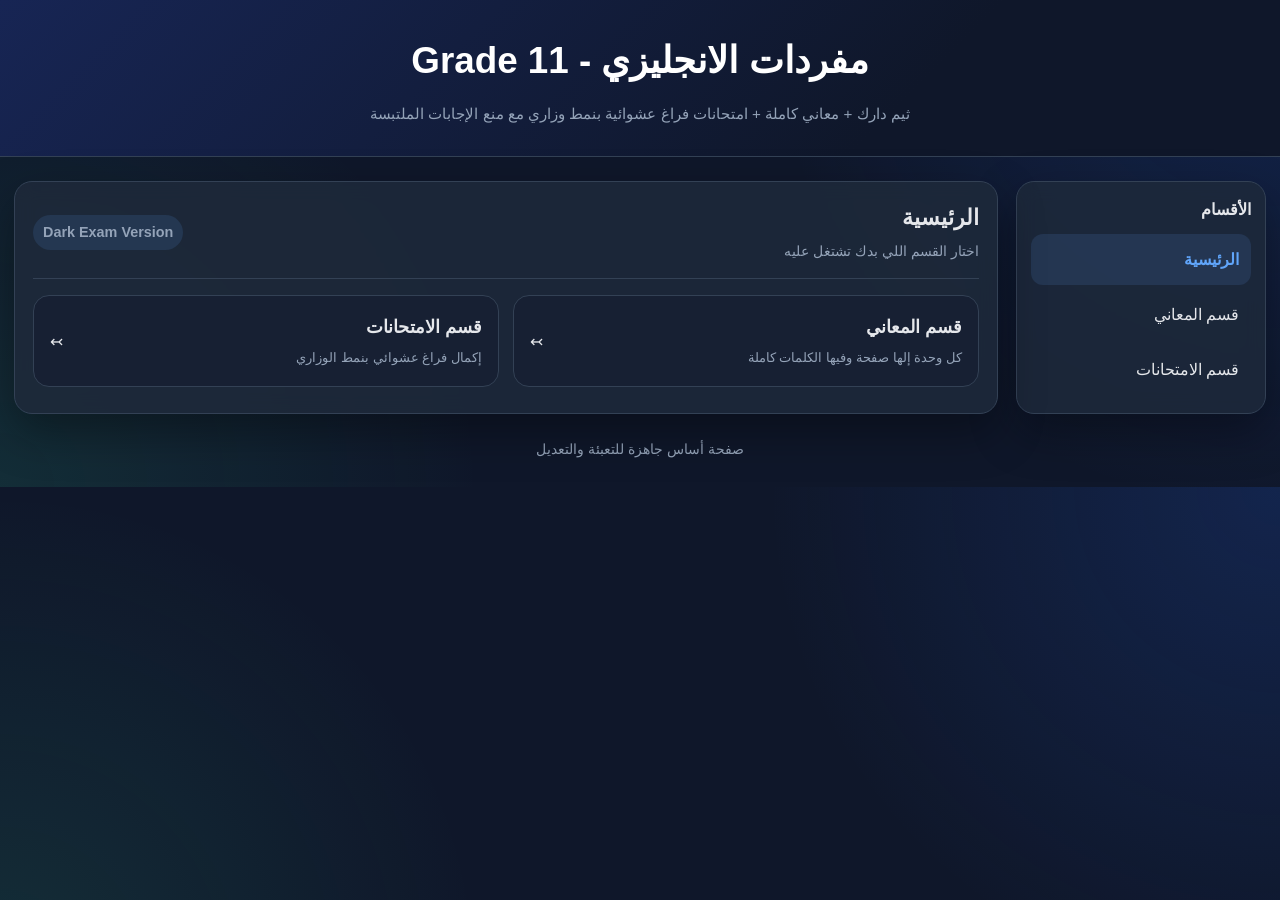
<file: index.html>
<!DOCTYPE html>
<html lang="ar" dir="rtl">
<head>
  <meta charset="UTF-8" />
  <meta name="viewport" content="width=device-width, initial-scale=1.0" />
  <title>مفردات الانجليزي - Grade 11</title>
  <link rel="stylesheet" href="styles.css" />
</head>
<body>
  <header>
    <h1>مفردات الانجليزي - Grade 11</h1>
    <p>ثيم دارك + معاني كاملة + امتحانات فراغ عشوائية بنمط وزاري مع منع الإجابات الملتبسة</p>
  </header>
  <div class="wrapper">
    
<aside class="side-nav" aria-label="التنقل الرئيسي">
  <h2>الأقسام</h2>
  <a class="nav-link active" href="index.html">الرئيسية</a>
  <a class="nav-link " href="meanings.html">قسم المعاني</a>
  <a class="nav-link " href="exams.html">قسم الامتحانات</a>
</aside>

    <main class="card">
      <div class="section-head">
        <div>
          <h2>الرئيسية</h2>
          <span>اختار القسم اللي بدك تشتغل عليه</span>
        </div>
        <span class="badge">Dark Exam Version</span>
      </div>
      <div class="units-grid">
        <a class="unit-link" href="meanings.html">
          <div><strong>قسم المعاني</strong><br><small>كل وحدة إلها صفحة وفيها الكلمات كاملة</small></div><span>↢</span>
        </a>
        <a class="unit-link" href="exams.html">
          <div><strong>قسم الامتحانات</strong><br><small>إكمال فراغ عشوائي بنمط الوزاري</small></div><span>↢</span>
        </a>
      </div>
    </main>
  </div>
  <footer>صفحة أساس جاهزة للتعبئة والتعديل</footer>
</body>
</html>
</file>
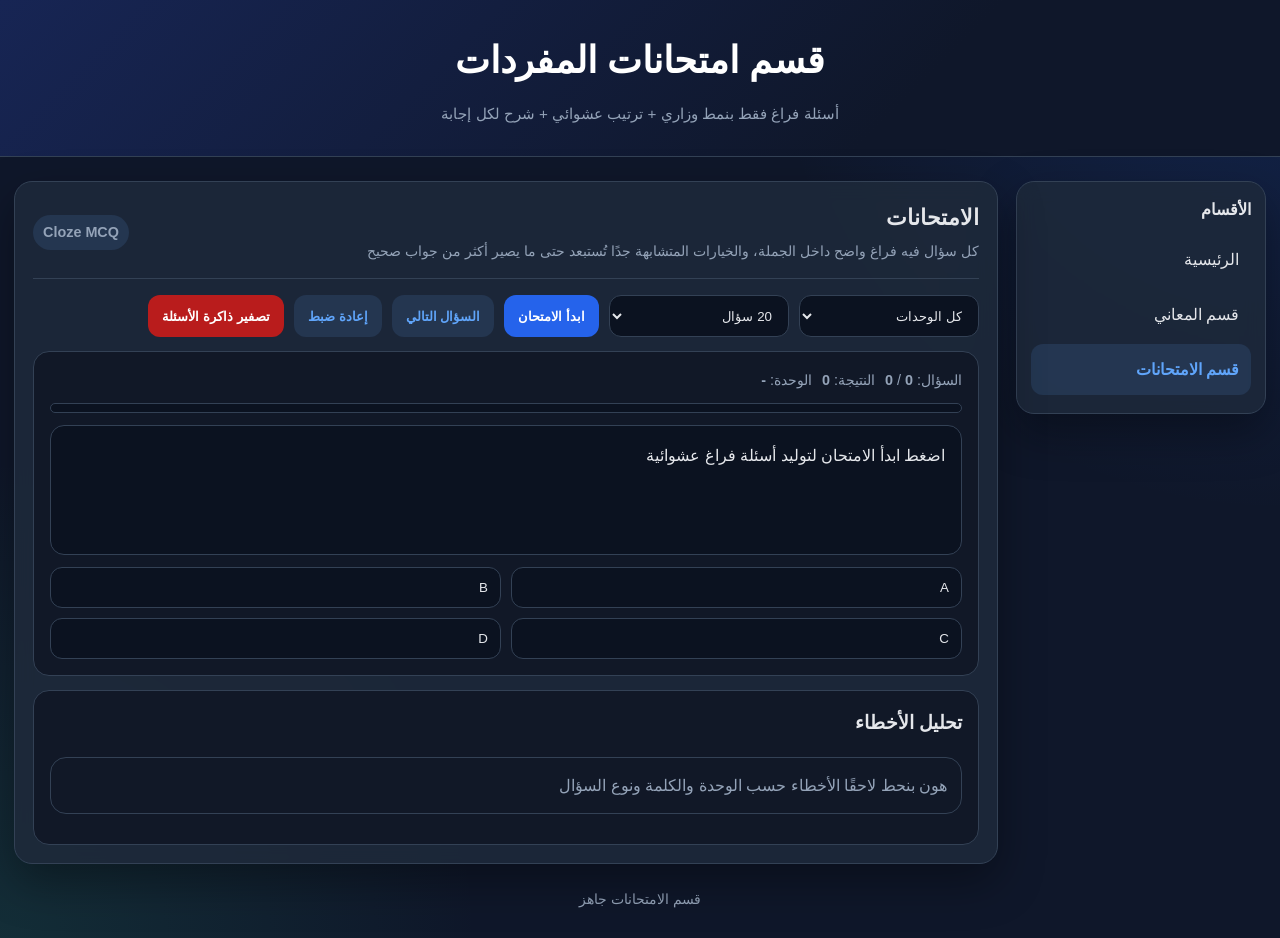
<file: exams.html>
<!DOCTYPE html>
<html lang="ar" dir="rtl">
<head>
  <meta charset="UTF-8" />
  <meta name="viewport" content="width=device-width, initial-scale=1.0" />
  <title>قسم الامتحانات</title>
  <link rel="stylesheet" href="styles.css" />
</head>
<body>
  <header>
    <h1>قسم امتحانات المفردات</h1>
    <p>أسئلة فراغ فقط بنمط وزاري + ترتيب عشوائي + شرح لكل إجابة</p>
  </header>

  <div class="wrapper">
    
<aside class="side-nav" aria-label="التنقل الرئيسي">
  <h2>الأقسام</h2>
  <a class="nav-link " href="index.html">الرئيسية</a>
  <a class="nav-link " href="meanings.html">قسم المعاني</a>
  <a class="nav-link active" href="exams.html">قسم الامتحانات</a>
</aside>

    <main class="card">
      <div class="section-head">
        <div>
          <h2>الامتحانات</h2>
          <span>كل سؤال فيه فراغ واضح داخل الجملة، والخيارات المتشابهة جدًا تُستبعد حتى ما يصير أكثر من جواب صحيح</span>
        </div>
        <span class="badge">Cloze MCQ</span>
      </div>

      <div class="tools-row">
        <select class="tool-select" id="examUnit">
          <option value="all">كل الوحدات</option>
          <option value="01">Unit 01</option>
<option value="02">Unit 02</option>
<option value="04">Unit 04</option>
<option value="05">Unit 05</option>
<option value="06">Unit 06</option>
<option value="07">Unit 07</option>
<option value="08">Unit 08</option>
<option value="09">Unit 09</option>
        </select>
        <select class="tool-select" id="questionLimit">
          <option value="10">10 أسئلة</option>
          <option value="20" selected>20 سؤال</option>
          <option value="30">30 سؤال</option>
          <option value="50">50 سؤال</option>
          <option value="all">كل معاني الوحدة</option>
        </select>
        <button class="btn" id="startExamBtn" type="button">ابدأ الامتحان</button>
        <button class="btn ghost" id="nextBtn" type="button">السؤال التالي</button>
        <button class="btn ghost" id="resetExamBtn" type="button">إعادة ضبط</button>
        <button class="btn danger" id="resetMemoryBtn" type="button">تصفير ذاكرة الأسئلة</button>
      </div>

      <div class="exam-shell">
        <div class="exam-card">
          <div class="status-bar">
            <span>السؤال: <strong id="questionNumber">0</strong> / <strong id="totalQuestions">0</strong></span>
            <span>النتيجة: <strong id="scoreValue">0</strong></span>
            <span>الوحدة: <strong id="activeExamUnit">-</strong></span>
          </div>
          <div class="progress-wrap"><div class="progress-fill" id="progressFill"></div></div>
          <div class="question-area" id="questionArea">اضغط ابدأ الامتحان لتوليد أسئلة فراغ عشوائية</div>
          <div class="options-grid" id="optionsGrid">
            <button class="option" type="button">A</button>
            <button class="option" type="button">B</button>
            <button class="option" type="button">C</button>
            <button class="option" type="button">D</button>
          </div>
          <div class="feedback" id="feedback"></div>
        </div>
        <div class="exam-card">
          <h3 style="margin-top: 0;">تحليل الأخطاء</h3>
          <div id="mistakesBox" class="note-box">هون بنحط لاحقًا الأخطاء حسب الوحدة والكلمة ونوع السؤال</div>
        </div>
      </div>
    </main>
  </div>
  <footer>قسم الامتحانات جاهز</footer>
  <script>const VOCAB_ITEMS = [
  {
    "id": "u01-1",
    "unit": "01",
    "unitTitle": "Unit 01",
    "section": "Lesson 1 WL1.1 - Collocations",
    "term": "Carry a message",
    "meaning": "يحمل رسالة",
    "example": "Smoke signals can carry a message over a long distance.",
    "source": "من قائمتك"
  },
  {
    "id": "u01-2",
    "unit": "01",
    "unitTitle": "Unit 01",
    "section": "Lesson 1 WL1.1 - Collocations",
    "term": "Convey a message",
    "meaning": "يوصل / ينقل رسالة",
    "example": "A picture can convey a message without words.",
    "source": "من قائمتك"
  },
  {
    "id": "u01-3",
    "unit": "01",
    "unitTitle": "Unit 01",
    "section": "Lesson 1 WL1.1 - Collocations",
    "term": "Deliver a message",
    "meaning": "يسلّم رسالة",
    "example": "The courier delivered the message to the office.",
    "source": "من قائمتك"
  },
  {
    "id": "u01-4",
    "unit": "01",
    "unitTitle": "Unit 01",
    "section": "Lesson 1 WL1.1 - Collocations",
    "term": "Lose contact / touch with somebody",
    "meaning": "يفقد الاتصال / التواصل مع شخص",
    "example": "I lost contact with my friend after he moved abroad.",
    "source": "من قائمتك"
  },
  {
    "id": "u01-5",
    "unit": "01",
    "unitTitle": "Unit 01",
    "section": "Lesson 1 WL1.1 - Collocations",
    "term": "Make contact with somebody",
    "meaning": "يجري اتصالًا / يتواصل مع شخص",
    "example": "The team made contact with the climbers by radio.",
    "source": "من قائمتك"
  },
  {
    "id": "u01-6",
    "unit": "01",
    "unitTitle": "Unit 01",
    "section": "Lesson 1 WL1.1 - Collocations",
    "term": "Pass on a message",
    "meaning": "يمرر رسالة لشخص آخر",
    "example": "Could you pass on this message to your brother?",
    "source": "من قائمتك"
  },
  {
    "id": "u01-7",
    "unit": "01",
    "unitTitle": "Unit 01",
    "section": "Lesson 1 WL1.1 - Collocations",
    "term": "Spread the message",
    "meaning": "ينشر الرسالة",
    "example": "Social media helped spread the message quickly.",
    "source": "من قائمتك"
  },
  {
    "id": "u01-8",
    "unit": "01",
    "unitTitle": "Unit 01",
    "section": "Lesson 1 WL1.1 - Collocations",
    "term": "Stay in touch",
    "meaning": "يبقى على تواصل",
    "example": "We stayed in touch after leaving school.",
    "source": "من قائمتك"
  },
  {
    "id": "u01-9",
    "unit": "01",
    "unitTitle": "Unit 01",
    "section": "Lesson 1 WL1.1 - Collocations",
    "term": "Establish contact",
    "meaning": "ينشئ / يبدأ تواصل",
    "example": "The rescue team tried to establish contact with the lost climbers.",
    "source": "إضافة مفلترة"
  },
  {
    "id": "u01-10",
    "unit": "01",
    "unitTitle": "Unit 01",
    "section": "Lesson 1 WL1.1 - Collocations",
    "term": "Maintain contact / touch",
    "meaning": "يحافظ على التواصل",
    "example": "I still maintain contact with my old school friends.",
    "source": "إضافة مفلترة"
  },
  {
    "id": "u01-11",
    "unit": "01",
    "unitTitle": "Unit 01",
    "section": "Lesson 1 WL1.1 - Collocations",
    "term": "Keep in touch",
    "meaning": "يبقى على تواصل",
    "example": "We promised to keep in touch after the course ended.",
    "source": "إضافة مفلترة"
  },
  {
    "id": "u01-12",
    "unit": "01",
    "unitTitle": "Unit 01",
    "section": "Lesson 2 WL1.2 - Phrasal verbs and reading words",
    "term": "Bring about",
    "meaning": "يسبّب / يُحدث تغييرًا",
    "example": "Technology has brought about many changes.",
    "source": "من قائمتك"
  },
  {
    "id": "u01-13",
    "unit": "01",
    "unitTitle": "Unit 01",
    "section": "Lesson 2 WL1.2 - Phrasal verbs and reading words",
    "term": "Come across",
    "meaning": "يجد بالصدفة / يصادف",
    "example": "I came across an interesting article yesterday.",
    "source": "من قائمتك"
  },
  {
    "id": "u01-14",
    "unit": "01",
    "unitTitle": "Unit 01",
    "section": "Lesson 2 WL1.2 - Phrasal verbs and reading words",
    "term": "Figure out",
    "meaning": "يفهم / يستنتج / يجد حلًا",
    "example": "It took me a while to figure out the answer.",
    "source": "من قائمتك"
  },
  {
    "id": "u01-15",
    "unit": "01",
    "unitTitle": "Unit 01",
    "section": "Lesson 2 WL1.2 - Phrasal verbs and reading words",
    "term": "Get across",
    "meaning": "يوضح / يوصّل فكرة",
    "example": "The teacher got the idea across clearly.",
    "source": "من قائمتك"
  },
  {
    "id": "u01-16",
    "unit": "01",
    "unitTitle": "Unit 01",
    "section": "Lesson 2 WL1.2 - Phrasal verbs and reading words",
    "term": "Groom",
    "meaning": "ينظف الفرو أو الشعر للحيوانات",
    "example": "Chimpanzees groom each other to show care.",
    "source": "من قائمتك"
  },
  {
    "id": "u01-17",
    "unit": "01",
    "unitTitle": "Unit 01",
    "section": "Lesson 2 WL1.2 - Phrasal verbs and reading words",
    "term": "Make out",
    "meaning": "يميز بصعوبة بالنظر أو السمع",
    "example": "I could just make out a shape in the dark.",
    "source": "من قائمتك"
  },
  {
    "id": "u01-18",
    "unit": "01",
    "unitTitle": "Unit 01",
    "section": "Lesson 2 WL1.2 - Phrasal verbs and reading words",
    "term": "Omnivore",
    "meaning": "كائن يتغذى على النباتات والحيوانات",
    "example": "A bear is an omnivore.",
    "source": "من قائمتك"
  },
  {
    "id": "u01-19",
    "unit": "01",
    "unitTitle": "Unit 01",
    "section": "Lesson 2 WL1.2 - Phrasal verbs and reading words",
    "term": "Pick up",
    "meaning": "يلتقط إشارة أو صوتًا",
    "example": "The radio picked up a weak signal.",
    "source": "من قائمتك"
  },
  {
    "id": "u01-20",
    "unit": "01",
    "unitTitle": "Unit 01",
    "section": "Lesson 2 WL1.2 - Phrasal verbs and reading words",
    "term": "Point out",
    "meaning": "يشير إلى / يوضح",
    "example": "She pointed out my spelling mistake.",
    "source": "من قائمتك"
  },
  {
    "id": "u01-21",
    "unit": "01",
    "unitTitle": "Unit 01",
    "section": "Lesson 2 WL1.2 - Phrasal verbs and reading words",
    "term": "Rival",
    "meaning": "منافس / غريم",
    "example": "The two teams have always been rivals.",
    "source": "من قائمتك"
  },
  {
    "id": "u01-22",
    "unit": "01",
    "unitTitle": "Unit 01",
    "section": "Lesson 2 WL1.2 - Phrasal verbs and reading words",
    "term": "Spell out",
    "meaning": "يشرح بالتفصيل / يوضح تمامًا",
    "example": "Please spell out what you mean.",
    "source": "من قائمتك"
  },
  {
    "id": "u01-23",
    "unit": "01",
    "unitTitle": "Unit 01",
    "section": "Lesson 2 WL1.2 - Phrasal verbs and reading words",
    "term": "Take in",
    "meaning": "يستوعب / يفهم",
    "example": "I could not take in all the information at once.",
    "source": "من قائمتك"
  },
  {
    "id": "u01-24",
    "unit": "01",
    "unitTitle": "Unit 01",
    "section": "Lesson 2 WL1.2 - Phrasal verbs and reading words",
    "term": "Wipe out",
    "meaning": "يبيد / يقضي تمامًا على",
    "example": "The disease wiped out many animals.",
    "source": "من قائمتك"
  },
  {
    "id": "u01-25",
    "unit": "01",
    "unitTitle": "Unit 01",
    "section": "Lesson 5 WL1.3 - Emotion adjectives",
    "term": "Astonished",
    "meaning": "مندهش جدًا / مذهول",
    "example": "I was astonished by the exam result.",
    "source": "من قائمتك"
  },
  {
    "id": "u01-26",
    "unit": "01",
    "unitTitle": "Unit 01",
    "section": "Lesson 5 WL1.3 - Emotion adjectives",
    "term": "Bewildered",
    "meaning": "حائر جدًا / مشوش",
    "example": "He looked bewildered when he saw the map.",
    "source": "من قائمتك"
  },
  {
    "id": "u01-27",
    "unit": "01",
    "unitTitle": "Unit 01",
    "section": "Lesson 5 WL1.3 - Emotion adjectives",
    "term": "Devastated",
    "meaning": "محطّم نفسيًا / حزين جدًا",
    "example": "She was devastated after losing the match.",
    "source": "من قائمتك"
  },
  {
    "id": "u01-28",
    "unit": "01",
    "unitTitle": "Unit 01",
    "section": "Lesson 5 WL1.3 - Emotion adjectives",
    "term": "Ecstatic",
    "meaning": "في غاية السعادة",
    "example": "I was ecstatic when I passed the test.",
    "source": "من قائمتك"
  },
  {
    "id": "u01-29",
    "unit": "01",
    "unitTitle": "Unit 01",
    "section": "Lesson 5 WL1.3 - Emotion adjectives",
    "term": "Exasperated",
    "meaning": "غاضب جدًا / ضائق ذرعًا",
    "example": "The teacher became exasperated by the noise.",
    "source": "من قائمتك"
  },
  {
    "id": "u01-30",
    "unit": "01",
    "unitTitle": "Unit 01",
    "section": "Lesson 5 WL1.3 - Emotion adjectives",
    "term": "Livid",
    "meaning": "مستشيط غضبًا",
    "example": "My father was livid when he saw the broken window.",
    "source": "من قائمتك"
  },
  {
    "id": "u01-31",
    "unit": "01",
    "unitTitle": "Unit 01",
    "section": "Lesson 5 WL1.3 - Emotion adjectives",
    "term": "Tense",
    "meaning": "متوتر / مشدود الأعصاب",
    "example": "I felt tense before the interview.",
    "source": "من قائمتك"
  },
  {
    "id": "u01-32",
    "unit": "01",
    "unitTitle": "Unit 01",
    "section": "Lesson 5 WL1.3 - Emotion adjectives",
    "term": "Terrified",
    "meaning": "مرعوب / خائف جدًا",
    "example": "The child was terrified of the storm.",
    "source": "من قائمتك"
  },
  {
    "id": "u02-1",
    "unit": "02",
    "unitTitle": "Unit 02",
    "section": "Cause and Effect Phrases",
    "term": "Due to",
    "meaning": "بسبب / ناتج عن",
    "example": "The match was cancelled due to heavy rain.",
    "source": "من قائمتك"
  },
  {
    "id": "u02-2",
    "unit": "02",
    "unitTitle": "Unit 02",
    "section": "Cause and Effect Phrases",
    "term": "As a result of",
    "meaning": "نتيجةً لـ",
    "example": "Many animals died as a result of habitat loss.",
    "source": "من قائمتك"
  },
  {
    "id": "u02-3",
    "unit": "02",
    "unitTitle": "Unit 02",
    "section": "Cause and Effect Phrases",
    "term": "Lead to",
    "meaning": "يؤدي إلى",
    "example": "Pollution can lead to serious health problems.",
    "source": "من قائمتك"
  },
  {
    "id": "u02-4",
    "unit": "02",
    "unitTitle": "Unit 02",
    "section": "Cause and Effect Phrases",
    "term": "A big cause of",
    "meaning": "سبب كبير لـ",
    "example": "Vehicle emissions are a big cause of air pollution.",
    "source": "من قائمتك"
  },
  {
    "id": "u02-5",
    "unit": "02",
    "unitTitle": "Unit 02",
    "section": "Cause and Effect Phrases",
    "term": "As a consequence of",
    "meaning": "كنتيجة لـ",
    "example": "As a consequence of global warming, temperatures are rising.",
    "source": "من قائمتك"
  },
  {
    "id": "u02-6",
    "unit": "02",
    "unitTitle": "Unit 02",
    "section": "Cause and Effect Phrases",
    "term": "Cause",
    "meaning": "يسبّب",
    "example": "Toxic waste can cause serious damage.",
    "source": "من قائمتك"
  },
  {
    "id": "u02-7",
    "unit": "02",
    "unitTitle": "Unit 02",
    "section": "Cause and Effect Phrases",
    "term": "Give rise to",
    "meaning": "يؤدي إلى حدوث / يفسح المجال لـ",
    "example": "Climate change may give rise to freak weather.",
    "source": "من قائمتك"
  },
  {
    "id": "u02-8",
    "unit": "02",
    "unitTitle": "Unit 02",
    "section": "Cause and Effect Phrases",
    "term": "Result from",
    "meaning": "ينتج عن",
    "example": "Soil erosion can result from heavy rain.",
    "source": "من قائمتك"
  },
  {
    "id": "u02-9",
    "unit": "02",
    "unitTitle": "Unit 02",
    "section": "Cause and Effect Phrases",
    "term": "Result in",
    "meaning": "يسفر عن / يؤدي إلى",
    "example": "Water scarcity can result in conflict.",
    "source": "من قائمتك"
  },
  {
    "id": "u02-10",
    "unit": "02",
    "unitTitle": "Unit 02",
    "section": "Threats to the Environment",
    "term": "Acid rain",
    "meaning": "مطر حمضي",
    "example": "Acid rain can damage forests.",
    "source": "من قائمتك"
  },
  {
    "id": "u02-11",
    "unit": "02",
    "unitTitle": "Unit 02",
    "section": "Threats to the Environment",
    "term": "Endangered species",
    "meaning": "أنواع مهددة بالانقراض",
    "example": "The panda is an endangered species.",
    "source": "من قائمتك"
  },
  {
    "id": "u02-12",
    "unit": "02",
    "unitTitle": "Unit 02",
    "section": "Threats to the Environment",
    "term": "Exhaust fumes",
    "meaning": "غازات العادم",
    "example": "Exhaust fumes from cars pollute the air.",
    "source": "من قائمتك"
  },
  {
    "id": "u02-13",
    "unit": "02",
    "unitTitle": "Unit 02",
    "section": "Threats to the Environment",
    "term": "Fossil fuels",
    "meaning": "الوقود الأحفوري",
    "example": "Burning fossil fuels increases greenhouse gases.",
    "source": "من قائمتك"
  },
  {
    "id": "u02-14",
    "unit": "02",
    "unitTitle": "Unit 02",
    "section": "Threats to the Environment",
    "term": "Global warming",
    "meaning": "الاحتباس الحراري العالمي",
    "example": "Global warming affects the whole planet.",
    "source": "من قائمتك"
  },
  {
    "id": "u02-15",
    "unit": "02",
    "unitTitle": "Unit 02",
    "section": "Threats to the Environment",
    "term": "Greenhouse gases",
    "meaning": "غازات الدفيئة",
    "example": "Carbon dioxide is one of the greenhouse gases.",
    "source": "من قائمتك"
  },
  {
    "id": "u02-16",
    "unit": "02",
    "unitTitle": "Unit 02",
    "section": "Threats to the Environment",
    "term": "Habitat loss",
    "meaning": "فقدان الموائل الطبيعية",
    "example": "Habitat loss threatens many animals.",
    "source": "من قائمتك"
  },
  {
    "id": "u02-17",
    "unit": "02",
    "unitTitle": "Unit 02",
    "section": "Threats to the Environment",
    "term": "Ozone layer",
    "meaning": "طبقة الأوزون",
    "example": "The ozone layer protects us from harmful rays.",
    "source": "من قائمتك"
  },
  {
    "id": "u02-18",
    "unit": "02",
    "unitTitle": "Unit 02",
    "section": "Threats to the Environment",
    "term": "Renewable energy",
    "meaning": "الطاقة المتجددة",
    "example": "Solar power is a type of renewable energy.",
    "source": "من قائمتك"
  },
  {
    "id": "u02-19",
    "unit": "02",
    "unitTitle": "Unit 02",
    "section": "Threats to the Environment",
    "term": "Soil erosion",
    "meaning": "تآكل / انجراف التربة",
    "example": "Planting trees can reduce soil erosion.",
    "source": "من قائمتك"
  },
  {
    "id": "u02-20",
    "unit": "02",
    "unitTitle": "Unit 02",
    "section": "Threats to the Environment",
    "term": "Toxic waste",
    "meaning": "نفايات سامة",
    "example": "Toxic waste must be stored safely.",
    "source": "من قائمتك"
  },
  {
    "id": "u02-21",
    "unit": "02",
    "unitTitle": "Unit 02",
    "section": "Threats to the Environment",
    "term": "Vehicle emissions",
    "meaning": "انبعاثات المركبات",
    "example": "Vehicle emissions are harmful to the environment.",
    "source": "من قائمتك"
  },
  {
    "id": "u02-22",
    "unit": "02",
    "unitTitle": "Unit 02",
    "section": "Threats to the Environment",
    "term": "Water scarcity",
    "meaning": "شح المياه",
    "example": "Water scarcity is a serious problem in many countries.",
    "source": "من قائمتك"
  },
  {
    "id": "u02-23",
    "unit": "02",
    "unitTitle": "Unit 02",
    "section": "Threats to the Environment",
    "term": "Wind turbine",
    "meaning": "توربين رياح",
    "example": "A wind turbine produces clean energy.",
    "source": "من قائمتك"
  },
  {
    "id": "u02-24",
    "unit": "02",
    "unitTitle": "Unit 02",
    "section": "Weather Vocabulary",
    "term": "Blistering heat",
    "meaning": "حرارة لاهبة / شديدة",
    "example": "People stayed indoors because of the blistering heat.",
    "source": "من قائمتك"
  },
  {
    "id": "u02-25",
    "unit": "02",
    "unitTitle": "Unit 02",
    "section": "Weather Vocabulary",
    "term": "Freak weather",
    "meaning": "طقس غريب / غير طبيعي",
    "example": "Freak weather has become more common.",
    "source": "من قائمتك"
  },
  {
    "id": "u02-26",
    "unit": "02",
    "unitTitle": "Unit 02",
    "section": "Weather Vocabulary",
    "term": "Gale-force winds",
    "meaning": "رياح عاتية",
    "example": "Gale-force winds damaged the roofs.",
    "source": "من قائمتك"
  },
  {
    "id": "u02-27",
    "unit": "02",
    "unitTitle": "Unit 02",
    "section": "Weather Vocabulary",
    "term": "Heavy rain / Torrential rain",
    "meaning": "مطر غزير / جارف",
    "example": "Torrential rain caused flooding.",
    "source": "من قائمتك"
  },
  {
    "id": "u02-28",
    "unit": "02",
    "unitTitle": "Unit 02",
    "section": "Weather Vocabulary",
    "term": "High humidity",
    "meaning": "رطوبة عالية",
    "example": "High humidity makes the heat feel worse.",
    "source": "من قائمتك"
  },
  {
    "id": "u02-29",
    "unit": "02",
    "unitTitle": "Unit 02",
    "section": "Weather Vocabulary",
    "term": "Scorching / Soaring temperatures",
    "meaning": "درجات حرارة حارقة / مرتفعة جدًا",
    "example": "Soaring temperatures affected farmers.",
    "source": "من قائمتك"
  },
  {
    "id": "u02-30",
    "unit": "02",
    "unitTitle": "Unit 02",
    "section": "Weather Vocabulary",
    "term": "Sub-zero temperatures",
    "meaning": "درجات حرارة تحت الصفر",
    "example": "Sub-zero temperatures froze the lake.",
    "source": "من قائمتك"
  },
  {
    "id": "u02-31",
    "unit": "02",
    "unitTitle": "Unit 02",
    "section": "Wildlife and Threats",
    "term": "Invertebrates",
    "meaning": "اللافقاريات",
    "example": "Insects are invertebrates.",
    "source": "من قائمتك"
  },
  {
    "id": "u02-32",
    "unit": "02",
    "unitTitle": "Unit 02",
    "section": "Wildlife and Threats",
    "term": "Marine creature",
    "meaning": "كائن بحري",
    "example": "A turtle is a marine creature.",
    "source": "من قائمتك"
  },
  {
    "id": "u02-33",
    "unit": "02",
    "unitTitle": "Unit 02",
    "section": "Wildlife and Threats",
    "term": "Fins",
    "meaning": "زعانف",
    "example": "Fish use their fins to swim.",
    "source": "من قائمتك"
  },
  {
    "id": "u02-34",
    "unit": "02",
    "unitTitle": "Unit 02",
    "section": "Wildlife and Threats",
    "term": "Skeleton",
    "meaning": "هيكل عظمي",
    "example": "The museum displayed a whale skeleton.",
    "source": "من قائمتك"
  },
  {
    "id": "u02-35",
    "unit": "02",
    "unitTitle": "Unit 02",
    "section": "Wildlife and Threats",
    "term": "Crustaceans",
    "meaning": "القشريات",
    "example": "Crabs and lobsters are crustaceans.",
    "source": "من قائمتك"
  },
  {
    "id": "u02-36",
    "unit": "02",
    "unitTitle": "Unit 02",
    "section": "Wildlife and Threats",
    "term": "Mammals",
    "meaning": "الثدييات",
    "example": "Whales are mammals, not fish.",
    "source": "من قائمتك"
  },
  {
    "id": "u02-37",
    "unit": "02",
    "unitTitle": "Unit 02",
    "section": "Wildlife and Threats",
    "term": "Scales",
    "meaning": "حراشف / قشور",
    "example": "Some animals are covered in scales.",
    "source": "من قائمتك"
  },
  {
    "id": "u02-38",
    "unit": "02",
    "unitTitle": "Unit 02",
    "section": "Wildlife and Threats",
    "term": "Reptile",
    "meaning": "زاحف",
    "example": "A snake is a reptile.",
    "source": "من قائمتك"
  },
  {
    "id": "u02-39",
    "unit": "02",
    "unitTitle": "Unit 02",
    "section": "Wildlife and Threats",
    "term": "Nocturnal primate",
    "meaning": "رئيسيات ليلية",
    "example": "The aye-aye is a nocturnal primate.",
    "source": "من قائمتك"
  },
  {
    "id": "u02-40",
    "unit": "02",
    "unitTitle": "Unit 02",
    "section": "Wildlife and Threats",
    "term": "Critically endangered",
    "meaning": "مهدد بالانقراض بدرجة حرجة",
    "example": "The animal is critically endangered.",
    "source": "من قائمتك"
  },
  {
    "id": "u02-41",
    "unit": "02",
    "unitTitle": "Unit 02",
    "section": "Wildlife and Threats",
    "term": "Extinct",
    "meaning": "منقرض",
    "example": "Dinosaurs are extinct.",
    "source": "من قائمتك"
  },
  {
    "id": "u02-42",
    "unit": "02",
    "unitTitle": "Unit 02",
    "section": "Wildlife and Threats",
    "term": "Cuddly / Cute",
    "meaning": "لطيف / قابل للاحتضان",
    "example": "People often protect animals they think are cute.",
    "source": "من قائمتك"
  },
  {
    "id": "u02-43",
    "unit": "02",
    "unitTitle": "Unit 02",
    "section": "Wildlife and Threats",
    "term": "Solitary creatures",
    "meaning": "كائنات منعزلة",
    "example": "Some cats are solitary creatures.",
    "source": "من قائمتك"
  },
  {
    "id": "u02-44",
    "unit": "02",
    "unitTitle": "Unit 02",
    "section": "Wildlife and Threats",
    "term": "Furry",
    "meaning": "كسيّ بالفرو",
    "example": "The furry animal looked harmless.",
    "source": "من قائمتك"
  },
  {
    "id": "u02-45",
    "unit": "02",
    "unitTitle": "Unit 02",
    "section": "Wildlife and Threats",
    "term": "Harmless",
    "meaning": "غير ضار / أليف",
    "example": "Most small insects are harmless.",
    "source": "من قائمتك"
  },
  {
    "id": "u02-46",
    "unit": "02",
    "unitTitle": "Unit 02",
    "section": "Wildlife and Threats",
    "term": "Bred in captivity",
    "meaning": "يتم تربيتها أو إكثارها في الأسر",
    "example": "Some endangered animals are bred in captivity.",
    "source": "من قائمتك"
  },
  {
    "id": "u02-47",
    "unit": "02",
    "unitTitle": "Unit 02",
    "section": "Wildlife and Threats",
    "term": "Poacher",
    "meaning": "صياد غير شرعي",
    "example": "A poacher kills animals illegally.",
    "source": "من قائمتك"
  },
  {
    "id": "u02-48",
    "unit": "02",
    "unitTitle": "Unit 02",
    "section": "Wildlife and Threats",
    "term": "Natural predators",
    "meaning": "المفترسات الطبيعية",
    "example": "Adult tigers have few natural predators.",
    "source": "من قائمتك"
  },
  {
    "id": "u02-49",
    "unit": "02",
    "unitTitle": "Unit 02",
    "section": "Wildlife and Threats",
    "term": "Nets",
    "meaning": "شباك الصيد",
    "example": "Sea turtles can get trapped in fishing nets.",
    "source": "من قائمتك"
  },
  {
    "id": "u02-50",
    "unit": "02",
    "unitTitle": "Unit 02",
    "section": "Problem-solving and Indecision",
    "term": "I'm on the fence",
    "meaning": "أنا على الحياد / لم أقرر بعد",
    "example": "I’m on the fence about which project to choose.",
    "source": "من قائمتك"
  },
  {
    "id": "u02-51",
    "unit": "02",
    "unitTitle": "Unit 02",
    "section": "Problem-solving and Indecision",
    "term": "I'm torn between ... and ...",
    "meaning": "أنا محتار بين ... و ...",
    "example": "I’m torn between recycling plastic and planting trees.",
    "source": "من قائمتك"
  },
  {
    "id": "u02-52",
    "unit": "02",
    "unitTitle": "Unit 02",
    "section": "Problem-solving and Indecision",
    "term": "I'm having second thoughts",
    "meaning": "بدأت أراجع حساباتي",
    "example": "I’m having second thoughts about the plan.",
    "source": "من قائمتك"
  },
  {
    "id": "u02-53",
    "unit": "02",
    "unitTitle": "Unit 02",
    "section": "Problem-solving and Indecision",
    "term": "I can't make up my mind",
    "meaning": "لا أستطيع اتخاذ قرار",
    "example": "I can’t make up my mind about the best solution.",
    "source": "من قائمتك"
  },
  {
    "id": "u02-54",
    "unit": "02",
    "unitTitle": "Unit 02",
    "section": "Problem-solving and Indecision",
    "term": "I can't put my finger on it",
    "meaning": "لا أستطيع تحديد الأمر بدقة",
    "example": "Something is wrong, but I can’t put my finger on it.",
    "source": "من قائمتك"
  },
  {
    "id": "u02-55",
    "unit": "02",
    "unitTitle": "Unit 02",
    "section": "Problem-solving and Indecision",
    "term": "You're spot on!",
    "meaning": "أنت مصيب تمامًا",
    "example": "You’re spot on; pollution is the main problem.",
    "source": "من قائمتك"
  },
  {
    "id": "u02-56",
    "unit": "02",
    "unitTitle": "Unit 02",
    "section": "Problem-solving and Indecision",
    "term": "It doesn't grab me",
    "meaning": "لا يشدني / لا يعجبني",
    "example": "This idea doesn’t grab me.",
    "source": "من قائمتك"
  },
  {
    "id": "u02-57",
    "unit": "02",
    "unitTitle": "Unit 02",
    "section": "Formal Email Vocabulary",
    "term": "Pressing problem",
    "meaning": "مشكلة ملحة",
    "example": "Plastic waste is a pressing problem.",
    "source": "من قائمتك"
  },
  {
    "id": "u02-58",
    "unit": "02",
    "unitTitle": "Unit 02",
    "section": "Formal Email Vocabulary",
    "term": "Non-biodegradable",
    "meaning": "غير قابل للتحلل الحيوي",
    "example": "Plastic bags are non-biodegradable.",
    "source": "من قائمتك"
  },
  {
    "id": "u02-59",
    "unit": "02",
    "unitTitle": "Unit 02",
    "section": "Formal Email Vocabulary",
    "term": "Sustainable cardboard",
    "meaning": "كرتون مستدام",
    "example": "The shop should use sustainable cardboard.",
    "source": "من قائمتك"
  },
  {
    "id": "u02-60",
    "unit": "02",
    "unitTitle": "Unit 02",
    "section": "Formal Email Vocabulary",
    "term": "As a matter of urgency",
    "meaning": "على وجه السرعة",
    "example": "This issue must be dealt with as a matter of urgency.",
    "source": "من قائمتك"
  },
  {
    "id": "u02-61",
    "unit": "02",
    "unitTitle": "Unit 02",
    "section": "Formal Email Vocabulary",
    "term": "Tackle this problem",
    "meaning": "يعالج / يواجه هذه المشكلة",
    "example": "We need to tackle this problem immediately.",
    "source": "من قائمتك"
  },
  {
    "id": "u02-62",
    "unit": "02",
    "unitTitle": "Unit 02",
    "section": "Formal Email Vocabulary",
    "term": "Plastic-free aisle",
    "meaning": "ممر خالٍ من البلاستيك",
    "example": "The supermarket opened a plastic-free aisle.",
    "source": "من قائمتك"
  },
  {
    "id": "u02-63",
    "unit": "02",
    "unitTitle": "Unit 02",
    "section": "Formal Email Vocabulary",
    "term": "Ethical practices",
    "meaning": "ممارسات أخلاقية",
    "example": "Customers support companies with ethical practices.",
    "source": "من قائمتك"
  },
  {
    "id": "u02-64",
    "unit": "02",
    "unitTitle": "Unit 02",
    "section": "Formal Email Vocabulary",
    "term": "Win over",
    "meaning": "يكسب تأييد / يجذب",
    "example": "The plan may win over more customers.",
    "source": "من قائمتك"
  },
  {
    "id": "u02-65",
    "unit": "02",
    "unitTitle": "Unit 02",
    "section": "Formal Email Vocabulary",
    "term": "I urge you to",
    "meaning": "أحثكم على",
    "example": "I urge you to reduce plastic packaging.",
    "source": "من قائمتك"
  },
  {
    "id": "u02-66",
    "unit": "02",
    "unitTitle": "Unit 02",
    "section": "Formal Email Vocabulary",
    "term": "Yours faithfully",
    "meaning": "تفضلوا بقبول فائق الاحترام",
    "example": "Yours faithfully, Ali Nasser.",
    "source": "من قائمتك"
  },
  {
    "id": "u02-67",
    "unit": "02",
    "unitTitle": "Unit 02",
    "section": "Formal Email Vocabulary",
    "term": "draw your attention to",
    "meaning": "يلفت انتباهك إلى",
    "example": "I am writing to draw your attention to a pressing problem.",
    "source": "إضافة مفلترة"
  },
  {
    "id": "u02-68",
    "unit": "02",
    "unitTitle": "Unit 02",
    "section": "Formal Email Vocabulary",
    "term": "I am deeply concerned by",
    "meaning": "أنا قلق جدًا بشأن",
    "example": "I am deeply concerned by the amount of plastic waste in our area.",
    "source": "إضافة مفلترة"
  },
  {
    "id": "u02-69",
    "unit": "02",
    "unitTitle": "Unit 02",
    "section": "Formal Email Vocabulary",
    "term": "I look forward to your response",
    "meaning": "أتطلع إلى ردّك",
    "example": "I look forward to your response and hope action will be taken soon.",
    "source": "إضافة مفلترة"
  },
  {
    "id": "u02-70",
    "unit": "02",
    "unitTitle": "Unit 02",
    "section": "Formal Email Vocabulary",
    "term": "Yours sincerely",
    "meaning": "مع خالص التحية، لما تعرف اسم الشخص",
    "example": "Yours sincerely, Ahmad Saleh.",
    "source": "إضافة مفلترة"
  },
  {
    "id": "u02-71",
    "unit": "02",
    "unitTitle": "Unit 02",
    "section": "Persuasive Presentation",
    "term": "Persuasive",
    "meaning": "مقنع",
    "example": "Her speech was very persuasive.",
    "source": "من قائمتك"
  },
  {
    "id": "u02-72",
    "unit": "02",
    "unitTitle": "Unit 02",
    "section": "Persuasive Presentation",
    "term": "Rhetorical devices",
    "meaning": "أساليب بلاغية",
    "example": "The speaker used rhetorical devices to persuade the audience.",
    "source": "من قائمتك"
  },
  {
    "id": "u02-73",
    "unit": "02",
    "unitTitle": "Unit 02",
    "section": "Persuasive Presentation",
    "term": "Rhetorical questions",
    "meaning": "أسئلة بلاغية",
    "example": "Rhetorical questions make listeners think.",
    "source": "من قائمتك"
  },
  {
    "id": "u02-74",
    "unit": "02",
    "unitTitle": "Unit 02",
    "section": "Persuasive Presentation",
    "term": "Repetition",
    "meaning": "التكرار",
    "example": "Repetition can make a message stronger.",
    "source": "من قائمتك"
  },
  {
    "id": "u02-75",
    "unit": "02",
    "unitTitle": "Unit 02",
    "section": "Persuasive Presentation",
    "term": "Tripling",
    "meaning": "التثليث / ذكر ثلاث أفكار",
    "example": "Tripling helps make a presentation memorable.",
    "source": "من قائمتك"
  },
  {
    "id": "u02-76",
    "unit": "02",
    "unitTitle": "Unit 02",
    "section": "Persuasive Presentation",
    "term": "Props",
    "meaning": "أدوات مساعدة / مجسمات توضيحية",
    "example": "The presenter used props during the talk.",
    "source": "من قائمتك"
  },
  {
    "id": "u02-77",
    "unit": "02",
    "unitTitle": "Unit 02",
    "section": "Persuasive Presentation",
    "term": "Anecdote",
    "meaning": "قصة قصيرة واقعية",
    "example": "He began his presentation with an anecdote.",
    "source": "من قائمتك"
  },
  {
    "id": "u02-78",
    "unit": "02",
    "unitTitle": "Unit 02",
    "section": "Future Phrases - Filtered Additions",
    "term": "be bound to",
    "meaning": "من المؤكد / لا بد أن",
    "example": "The new recycling plan is bound to reduce waste.",
    "source": "إضافة مفلترة"
  },
  {
    "id": "u02-79",
    "unit": "02",
    "unitTitle": "Unit 02",
    "section": "Future Phrases - Filtered Additions",
    "term": "be certain to",
    "meaning": "من المؤكد أن",
    "example": "Renewable energy is certain to become more common.",
    "source": "إضافة مفلترة"
  },
  {
    "id": "u02-80",
    "unit": "02",
    "unitTitle": "Unit 02",
    "section": "Future Phrases - Filtered Additions",
    "term": "be sure to",
    "meaning": "من المؤكد أن",
    "example": "This issue is sure to attract public attention.",
    "source": "إضافة مفلترة"
  },
  {
    "id": "u02-81",
    "unit": "02",
    "unitTitle": "Unit 02",
    "section": "Future Phrases - Filtered Additions",
    "term": "be likely to",
    "meaning": "من المحتمل أن",
    "example": "Water scarcity is likely to affect many countries.",
    "source": "إضافة مفلترة"
  },
  {
    "id": "u02-82",
    "unit": "02",
    "unitTitle": "Unit 02",
    "section": "Future Phrases - Filtered Additions",
    "term": "be unlikely to",
    "meaning": "من غير المحتمل أن",
    "example": "People are unlikely to stop using smart devices completely.",
    "source": "إضافة مفلترة"
  },
  {
    "id": "u02-83",
    "unit": "02",
    "unitTitle": "Unit 02",
    "section": "Future Phrases - Filtered Additions",
    "term": "be planning to",
    "meaning": "يخطط أن",
    "example": "The school is planning to start an environmental campaign.",
    "source": "إضافة مفلترة"
  },
  {
    "id": "u02-84",
    "unit": "02",
    "unitTitle": "Unit 02",
    "section": "Future Phrases - Filtered Additions",
    "term": "be hoping to",
    "meaning": "يأمل أن",
    "example": "We are hoping to install solar panels next year.",
    "source": "إضافة مفلترة"
  },
  {
    "id": "u02-85",
    "unit": "02",
    "unitTitle": "Unit 02",
    "section": "Future Phrases - Filtered Additions",
    "term": "be thinking of + -ing",
    "meaning": "يفكر في فعل شيء",
    "example": "They are thinking of reducing plastic use.",
    "source": "إضافة مفلترة"
  },
  {
    "id": "u02-86",
    "unit": "02",
    "unitTitle": "Unit 02",
    "section": "Future Phrases - Filtered Additions",
    "term": "be about to",
    "meaning": "على وشك أن",
    "example": "The lecture is about to start.",
    "source": "إضافة مفلترة"
  },
  {
    "id": "u02-87",
    "unit": "02",
    "unitTitle": "Unit 02",
    "section": "Future Phrases - Filtered Additions",
    "term": "be due to",
    "meaning": "من المقرر أن",
    "example": "The new project is due to begin in June.",
    "source": "إضافة مفلترة"
  },
  {
    "id": "u02-88",
    "unit": "02",
    "unitTitle": "Unit 02",
    "section": "Future Phrases - Filtered Additions",
    "term": "be to + infinitive",
    "meaning": "من المقرر / المطلوب رسميًا أن",
    "example": "The president is to meet environmental experts tomorrow.",
    "source": "إضافة مفلترة"
  },
  {
    "id": "u04-1",
    "unit": "04",
    "unitTitle": "Unit 04",
    "section": "Fake News and Stories",
    "term": "Bizarre / Weird / Strange",
    "meaning": "غريب / عجيب",
    "example": "The story sounded bizarre, so I checked the source.",
    "source": "من قائمتك"
  },
  {
    "id": "u04-2",
    "unit": "04",
    "unitTitle": "Unit 04",
    "section": "Fake News and Stories",
    "term": "Claim / Maintain / State",
    "meaning": "يدّعي / يصرّح",
    "example": "The journalist claimed that the photo was fake.",
    "source": "من قائمتك"
  },
  {
    "id": "u04-3",
    "unit": "04",
    "unitTitle": "Unit 04",
    "section": "Fake News and Stories",
    "term": "Clues / Hints / Signs",
    "meaning": "أدلة / إشارات / علامات",
    "example": "There were clues that the story was not true.",
    "source": "من قائمتك"
  },
  {
    "id": "u04-4",
    "unit": "04",
    "unitTitle": "Unit 04",
    "section": "Fake News and Stories",
    "term": "Decrease / Drop / Go down",
    "meaning": "ينخفض / يقل",
    "example": "The number of readers went down last month.",
    "source": "من قائمتك"
  },
  {
    "id": "u04-5",
    "unit": "04",
    "unitTitle": "Unit 04",
    "section": "Fake News and Stories",
    "term": "Dependable / Reliable / Trustworthy",
    "meaning": "موثوق / يعتمد عليه",
    "example": "A trustworthy journalist verifies sources.",
    "source": "من قائمتك"
  },
  {
    "id": "u04-6",
    "unit": "04",
    "unitTitle": "Unit 04",
    "section": "Fake News and Stories",
    "term": "Enigma / Mystery / Puzzle",
    "meaning": "لغز / غموض",
    "example": "The missing photo became a mystery.",
    "source": "من قائمتك"
  },
  {
    "id": "u04-7",
    "unit": "04",
    "unitTitle": "Unit 04",
    "section": "Fake News and Stories",
    "term": "Expose / Reveal / Uncover",
    "meaning": "يكشف / يزيح الستار عن",
    "example": "The report exposed corruption.",
    "source": "من قائمتك"
  },
  {
    "id": "u04-8",
    "unit": "04",
    "unitTitle": "Unit 04",
    "section": "Fake News and Stories",
    "term": "Fraud / Hoax / Fake",
    "meaning": "خدعة / تزييف / احتيال",
    "example": "The viral story was a hoax.",
    "source": "من قائمتك"
  },
  {
    "id": "u04-9",
    "unit": "04",
    "unitTitle": "Unit 04",
    "section": "News Reporting and Clickbait",
    "term": "Attract attention",
    "meaning": "يجذب الانتباه",
    "example": "Clickbait headlines attract attention quickly.",
    "source": "من قائمتك"
  },
  {
    "id": "u04-10",
    "unit": "04",
    "unitTitle": "Unit 04",
    "section": "News Reporting and Clickbait",
    "term": "Go viral",
    "meaning": "ينتشر بسرعة هائلة",
    "example": "The video went viral overnight.",
    "source": "من قائمتك"
  },
  {
    "id": "u04-11",
    "unit": "04",
    "unitTitle": "Unit 04",
    "section": "News Reporting and Clickbait",
    "term": "Advertising revenue",
    "meaning": "عائدات الإعلانات",
    "example": "Websites make money from advertising revenue.",
    "source": "من قائمتك"
  },
  {
    "id": "u04-12",
    "unit": "04",
    "unitTitle": "Unit 04",
    "section": "News Reporting and Clickbait",
    "term": "Short attention span",
    "meaning": "مدى انتباه قصير",
    "example": "Many readers have a short attention span online.",
    "source": "من قائمتك"
  },
  {
    "id": "u04-13",
    "unit": "04",
    "unitTitle": "Unit 04",
    "section": "News Reporting and Clickbait",
    "term": "Shed light on",
    "meaning": "يسلط الضوء على",
    "example": "The article shed light on poverty.",
    "source": "من قائمتك"
  },
  {
    "id": "u04-14",
    "unit": "04",
    "unitTitle": "Unit 04",
    "section": "News Reporting and Clickbait",
    "term": "In the public interest",
    "meaning": "في مصلحة العامة",
    "example": "The information was published in the public interest.",
    "source": "من قائمتك"
  },
  {
    "id": "u04-15",
    "unit": "04",
    "unitTitle": "Unit 04",
    "section": "News Reporting and Clickbait",
    "term": "Expose corruption",
    "meaning": "يكشف الفساد",
    "example": "The newspaper exposed corruption in the city council.",
    "source": "من قائمتك"
  },
  {
    "id": "u04-16",
    "unit": "04",
    "unitTitle": "Unit 04",
    "section": "News Reporting and Clickbait",
    "term": "Verify sources",
    "meaning": "يتأكد من المصادر",
    "example": "Good reporters verify sources before publishing.",
    "source": "من قائمتك"
  },
  {
    "id": "u04-17",
    "unit": "04",
    "unitTitle": "Unit 04",
    "section": "News Reporting and Clickbait",
    "term": "Present both sides",
    "meaning": "يعرض وجهتي النظر",
    "example": "A balanced report should present both sides.",
    "source": "من قائمتك"
  },
  {
    "id": "u04-18",
    "unit": "04",
    "unitTitle": "Unit 04",
    "section": "News Reporting and Clickbait",
    "term": "clickbait headlines",
    "meaning": "عناوين مضللة / مثيرة للنقر",
    "example": "Clickbait headlines often do not tell the whole story.",
    "source": "إضافة مفلترة"
  },
  {
    "id": "u04-19",
    "unit": "04",
    "unitTitle": "Unit 04",
    "section": "News Reporting and Clickbait",
    "term": "generate revenue",
    "meaning": "يولّد / يحقق عائدات",
    "example": "Websites use online adverts to generate revenue.",
    "source": "إضافة مفلترة"
  },
  {
    "id": "u04-20",
    "unit": "04",
    "unitTitle": "Unit 04",
    "section": "News Reporting and Clickbait",
    "term": "hit the headlines",
    "meaning": "يتصدر الأخبار",
    "example": "The corruption story hit the headlines last night.",
    "source": "إضافة مفلترة"
  },
  {
    "id": "u04-21",
    "unit": "04",
    "unitTitle": "Unit 04",
    "section": "News Reporting and Clickbait",
    "term": "raise awareness",
    "meaning": "يرفع الوعي",
    "example": "The campaign aims to raise awareness of fake news.",
    "source": "إضافة مفلترة"
  },
  {
    "id": "u04-22",
    "unit": "04",
    "unitTitle": "Unit 04",
    "section": "News Adjectives",
    "term": "Balanced",
    "meaning": "متوازن / موضوعي",
    "example": "The article was balanced and fair.",
    "source": "من قائمتك"
  },
  {
    "id": "u04-23",
    "unit": "04",
    "unitTitle": "Unit 04",
    "section": "News Adjectives",
    "term": "Exclusive",
    "meaning": "حصري",
    "example": "The newspaper published an exclusive interview.",
    "source": "من قائمتك"
  },
  {
    "id": "u04-24",
    "unit": "04",
    "unitTitle": "Unit 04",
    "section": "News Adjectives",
    "term": "Hard-hitting",
    "meaning": "قوي / حاد اللهجة ومؤثر",
    "example": "The documentary was hard-hitting.",
    "source": "من قائمتك"
  },
  {
    "id": "u04-25",
    "unit": "04",
    "unitTitle": "Unit 04",
    "section": "News Adjectives",
    "term": "Heartbreaking",
    "meaning": "مفجع / يدمي القلب",
    "example": "The story of the poor child was heartbreaking.",
    "source": "من قائمتك"
  },
  {
    "id": "u04-26",
    "unit": "04",
    "unitTitle": "Unit 04",
    "section": "News Adjectives",
    "term": "Heartwarming",
    "meaning": "مبهج / يسر القلب",
    "example": "The rescue story was heartwarming.",
    "source": "من قائمتك"
  },
  {
    "id": "u04-27",
    "unit": "04",
    "unitTitle": "Unit 04",
    "section": "News Adjectives",
    "term": "Newsworthy",
    "meaning": "يستحق النشر",
    "example": "The event was newsworthy.",
    "source": "من قائمتك"
  },
  {
    "id": "u04-28",
    "unit": "04",
    "unitTitle": "Unit 04",
    "section": "News Adjectives",
    "term": "Off the record",
    "meaning": "ليس للنشر العلني",
    "example": "The minister spoke off the record.",
    "source": "من قائمتك"
  },
  {
    "id": "u04-29",
    "unit": "04",
    "unitTitle": "Unit 04",
    "section": "News Adjectives",
    "term": "Quirky",
    "meaning": "غريب بشكل طريف",
    "example": "The newspaper shared a quirky story.",
    "source": "من قائمتك"
  },
  {
    "id": "u04-30",
    "unit": "04",
    "unitTitle": "Unit 04",
    "section": "News Adjectives",
    "term": "Sensational",
    "meaning": "مثير للضجة",
    "example": "Some websites publish sensational stories.",
    "source": "من قائمتك"
  },
  {
    "id": "u04-31",
    "unit": "04",
    "unitTitle": "Unit 04",
    "section": "News Adjectives",
    "term": "Topical",
    "meaning": "مرتبط بالأحداث الجارية",
    "example": "Climate change is a topical issue.",
    "source": "من قائمتك"
  },
  {
    "id": "u04-32",
    "unit": "04",
    "unitTitle": "Unit 04",
    "section": "Word Building and Collocations",
    "term": "Allege → Allegation",
    "meaning": "يدّعي → ادعاء",
    "example": "The allegation was later denied.",
    "source": "من قائمتك"
  },
  {
    "id": "u04-33",
    "unit": "04",
    "unitTitle": "Unit 04",
    "section": "Word Building and Collocations",
    "term": "Improve → Improvement",
    "meaning": "يحسن → تحسن / تطوير",
    "example": "There was a clear improvement in the service.",
    "source": "من قائمتك"
  },
  {
    "id": "u04-34",
    "unit": "04",
    "unitTitle": "Unit 04",
    "section": "Word Building and Collocations",
    "term": "Replace → Replacement",
    "meaning": "يستبدل → بديل / استبدال",
    "example": "I asked for a replacement or a refund.",
    "source": "من قائمتك"
  },
  {
    "id": "u04-35",
    "unit": "04",
    "unitTitle": "Unit 04",
    "section": "Word Building and Collocations",
    "term": "Solve → Solution",
    "meaning": "يحل → حل",
    "example": "They came up with a solution.",
    "source": "من قائمتك"
  },
  {
    "id": "u04-36",
    "unit": "04",
    "unitTitle": "Unit 04",
    "section": "Word Building and Collocations",
    "term": "Obstruct → Obstruction",
    "meaning": "يعيق → عرقلة",
    "example": "The road obstruction caused delays.",
    "source": "من قائمتك"
  },
  {
    "id": "u04-37",
    "unit": "04",
    "unitTitle": "Unit 04",
    "section": "Word Building and Collocations",
    "term": "Suspend → Suspension",
    "meaning": "يعلّق → تعليق / إيقاف مؤقت",
    "example": "The suspension of work angered the workers.",
    "source": "من قائمتك"
  },
  {
    "id": "u04-38",
    "unit": "04",
    "unitTitle": "Unit 04",
    "section": "Word Building and Collocations",
    "term": "Come up with a solution",
    "meaning": "يجد / يطرح حلًا",
    "example": "The council came up with a solution to the problem.",
    "source": "من قائمتك"
  },
  {
    "id": "u04-39",
    "unit": "04",
    "unitTitle": "Unit 04",
    "section": "Word Building and Collocations",
    "term": "Refute the allegation",
    "meaning": "يدحض الادعاء",
    "example": "The manager refuted the allegation.",
    "source": "من قائمتك"
  },
  {
    "id": "u04-40",
    "unit": "04",
    "unitTitle": "Unit 04",
    "section": "Word Building and Collocations",
    "term": "Release a statement",
    "meaning": "يصدر بيانًا",
    "example": "The company released a statement yesterday.",
    "source": "من قائمتك"
  },
  {
    "id": "u04-41",
    "unit": "04",
    "unitTitle": "Unit 04",
    "section": "Word Building and Collocations",
    "term": "Report the incident",
    "meaning": "يبلغ عن الحادثة",
    "example": "She reported the incident to the police.",
    "source": "من قائمتك"
  },
  {
    "id": "u04-42",
    "unit": "04",
    "unitTitle": "Unit 04",
    "section": "Photography",
    "term": "Cropped",
    "meaning": "مقصوصة",
    "example": "The photo was cropped to focus on the child.",
    "source": "من قائمتك"
  },
  {
    "id": "u04-43",
    "unit": "04",
    "unitTitle": "Unit 04",
    "section": "Photography",
    "term": "Background",
    "meaning": "خلفية",
    "example": "There were mountains in the background.",
    "source": "من قائمتك"
  },
  {
    "id": "u04-44",
    "unit": "04",
    "unitTitle": "Unit 04",
    "section": "Photography",
    "term": "Captures",
    "meaning": "يلتقط / يجسد",
    "example": "The photo captures a powerful moment.",
    "source": "من قائمتك"
  },
  {
    "id": "u04-45",
    "unit": "04",
    "unitTitle": "Unit 04",
    "section": "Photography",
    "term": "Likeness",
    "meaning": "تشابه / شبه",
    "example": "The painting has a strong likeness to the king.",
    "source": "من قائمتك"
  },
  {
    "id": "u04-46",
    "unit": "04",
    "unitTitle": "Unit 04",
    "section": "Photography",
    "term": "Posing",
    "meaning": "يتخذ وضعية للتصوير",
    "example": "The students were posing for a photo.",
    "source": "من قائمتك"
  },
  {
    "id": "u04-47",
    "unit": "04",
    "unitTitle": "Unit 04",
    "section": "Photography",
    "term": "Poignant",
    "meaning": "مؤثر / يثير الشجن",
    "example": "The image was poignant and unforgettable.",
    "source": "من قائمتك"
  },
  {
    "id": "u04-48",
    "unit": "04",
    "unitTitle": "Unit 04",
    "section": "Photography",
    "term": "Composed",
    "meaning": "مرتبة / مكوّنة بعناية",
    "example": "The photograph was beautifully composed.",
    "source": "من قائمتك"
  },
  {
    "id": "u04-49",
    "unit": "04",
    "unitTitle": "Unit 04",
    "section": "Photography",
    "term": "Subject matter",
    "meaning": "موضوع الصورة الأساسي",
    "example": "The subject matter of the photo is war.",
    "source": "من قائمتك"
  },
  {
    "id": "u04-50",
    "unit": "04",
    "unitTitle": "Unit 04",
    "section": "Photography",
    "term": "Iconic",
    "meaning": "أيقوني / شهير جدًا",
    "example": "The image became iconic.",
    "source": "من قائمتك"
  },
  {
    "id": "u04-51",
    "unit": "04",
    "unitTitle": "Unit 04",
    "section": "Comment Adverbs",
    "term": "Obviously",
    "meaning": "بوضوح / بديهيًا",
    "example": "Obviously, the story was false.",
    "source": "من قائمتك"
  },
  {
    "id": "u04-52",
    "unit": "04",
    "unitTitle": "Unit 04",
    "section": "Comment Adverbs",
    "term": "Theoretically",
    "meaning": "نظريًا",
    "example": "Theoretically, anyone can start a blog.",
    "source": "من قائمتك"
  },
  {
    "id": "u04-53",
    "unit": "04",
    "unitTitle": "Unit 04",
    "section": "Comment Adverbs",
    "term": "Disappointingly",
    "meaning": "للأسف / بشكل مخيب للآمال",
    "example": "Disappointingly, the report was biased.",
    "source": "من قائمتك"
  },
  {
    "id": "u04-54",
    "unit": "04",
    "unitTitle": "Unit 04",
    "section": "Comment Adverbs",
    "term": "Foolishly",
    "meaning": "بحماقة",
    "example": "Foolishly, he shared the fake story.",
    "source": "من قائمتك"
  },
  {
    "id": "u04-55",
    "unit": "04",
    "unitTitle": "Unit 04",
    "section": "Comment Adverbs",
    "term": "Presumably",
    "meaning": "على ما يبدو / يُفترض",
    "example": "Presumably, the editor checked the facts.",
    "source": "من قائمتك"
  },
  {
    "id": "u04-56",
    "unit": "04",
    "unitTitle": "Unit 04",
    "section": "Comment Adverbs",
    "term": "Apparently",
    "meaning": "ظاهريًا / حسبما يبدو",
    "example": "Apparently, the photo was edited.",
    "source": "من قائمتك"
  },
  {
    "id": "u04-57",
    "unit": "04",
    "unitTitle": "Unit 04",
    "section": "Comment Adverbs",
    "term": "Surely",
    "meaning": "بالتأكيد",
    "example": "Surely, this cannot be true.",
    "source": "من قائمتك"
  },
  {
    "id": "u04-58",
    "unit": "04",
    "unitTitle": "Unit 04",
    "section": "Comment Adverbs",
    "term": "Fortunately",
    "meaning": "لحسن الحظ",
    "example": "Fortunately, nobody believed the hoax.",
    "source": "من قائمتك"
  },
  {
    "id": "u04-59",
    "unit": "04",
    "unitTitle": "Unit 04",
    "section": "Comment Adverbs",
    "term": "Unbelievably",
    "meaning": "بشكل لا يصدق",
    "example": "Unbelievably, the fake story went viral.",
    "source": "من قائمتك"
  },
  {
    "id": "u04-60",
    "unit": "04",
    "unitTitle": "Unit 04",
    "section": "Comment Adverbs",
    "term": "Clearly",
    "meaning": "بوضوح",
    "example": "Clearly, the article was biased.",
    "source": "من قائمتك"
  },
  {
    "id": "u04-61",
    "unit": "04",
    "unitTitle": "Unit 04",
    "section": "Bias and Protest - Filtered Additions",
    "term": "bias",
    "meaning": "تحيز",
    "example": "Readers should recognise bias in news reports.",
    "source": "إضافة مفلترة"
  },
  {
    "id": "u04-62",
    "unit": "04",
    "unitTitle": "Unit 04",
    "section": "Bias and Protest - Filtered Additions",
    "term": "biased",
    "meaning": "متحيز",
    "example": "The article was biased because it presented only one side.",
    "source": "إضافة مفلترة"
  },
  {
    "id": "u04-63",
    "unit": "04",
    "unitTitle": "Unit 04",
    "section": "Bias and Protest - Filtered Additions",
    "term": "recognise bias",
    "meaning": "يميز / يتعرف على التحيز",
    "example": "It is important to recognise bias before trusting a report.",
    "source": "إضافة مفلترة"
  },
  {
    "id": "u04-64",
    "unit": "04",
    "unitTitle": "Unit 04",
    "section": "Bias and Protest - Filtered Additions",
    "term": "protest",
    "meaning": "احتجاج",
    "example": "The protest was held outside the new hotel.",
    "source": "إضافة مفلترة"
  },
  {
    "id": "u04-65",
    "unit": "04",
    "unitTitle": "Unit 04",
    "section": "Bias and Protest - Filtered Additions",
    "term": "take part in a protest",
    "meaning": "يشارك في احتجاج",
    "example": "Many local people took part in a protest against the plan.",
    "source": "إضافة مفلترة"
  },
  {
    "id": "u04-66",
    "unit": "04",
    "unitTitle": "Unit 04",
    "section": "Bias and Protest - Filtered Additions",
    "term": "bellow",
    "meaning": "يصرخ بصوت قوي وعميق",
    "example": "The angry man bellowed at the reporters.",
    "source": "إضافة مفلترة"
  },
  {
    "id": "u04-67",
    "unit": "04",
    "unitTitle": "Unit 04",
    "section": "Bias and Protest - Filtered Additions",
    "term": "mutter",
    "meaning": "يتمتم / يحكي بصوت واطي",
    "example": "She muttered something under her breath.",
    "source": "إضافة مفلترة"
  },
  {
    "id": "u05-1",
    "unit": "05",
    "unitTitle": "Unit 05",
    "section": "Core Vocabulary - Senses and Abilities",
    "term": "Eyesight",
    "meaning": "النظر / حاسة البصر",
    "example": "My grandmother’s eyesight is still very good.",
    "source": "من قائمتك"
  },
  {
    "id": "u05-2",
    "unit": "05",
    "unitTitle": "Unit 05",
    "section": "Core Vocabulary - Senses and Abilities",
    "term": "Colour-blind",
    "meaning": "مصاب بعمى الألوان",
    "example": "He is colour-blind and cannot tell red from green.",
    "source": "من قائمتك"
  },
  {
    "id": "u05-3",
    "unit": "05",
    "unitTitle": "Unit 05",
    "section": "Core Vocabulary - Senses and Abilities",
    "term": "Hearing loss",
    "meaning": "فقدان السمع",
    "example": "Loud music can cause hearing loss.",
    "source": "من قائمتك"
  },
  {
    "id": "u05-4",
    "unit": "05",
    "unitTitle": "Unit 05",
    "section": "Core Vocabulary - Senses and Abilities",
    "term": "Taste buds",
    "meaning": "براعم التذوق",
    "example": "Taste buds help us identify flavours.",
    "source": "من قائمتك"
  },
  {
    "id": "u05-5",
    "unit": "05",
    "unitTitle": "Unit 05",
    "section": "Core Vocabulary - Senses and Abilities",
    "term": "Supertaster",
    "meaning": "فائق التذوق",
    "example": "A supertaster is very sensitive to bitter food.",
    "source": "من قائمتك"
  },
  {
    "id": "u05-6",
    "unit": "05",
    "unitTitle": "Unit 05",
    "section": "Core Vocabulary - Senses and Abilities",
    "term": "Proprioception",
    "meaning": "الحس العميق / إدراك حركة الجسم",
    "example": "Proprioception helps you touch your nose with your eyes closed.",
    "source": "من قائمتك"
  },
  {
    "id": "u05-7",
    "unit": "05",
    "unitTitle": "Unit 05",
    "section": "Core Vocabulary - Senses and Abilities",
    "term": "Keener",
    "meaning": "أكثر حدة / أقوى",
    "example": "Dogs have a keener sense of smell than humans.",
    "source": "من قائمتك"
  },
  {
    "id": "u05-8",
    "unit": "05",
    "unitTitle": "Unit 05",
    "section": "Verbs of Perception",
    "term": "Perceive",
    "meaning": "يدرك / يلاحظ عبر الحواس",
    "example": "Different people perceive colours differently.",
    "source": "من قائمتك"
  },
  {
    "id": "u05-9",
    "unit": "05",
    "unitTitle": "Unit 05",
    "section": "Verbs of Perception",
    "term": "Detect",
    "meaning": "يكتشف / يرصد",
    "example": "The device can detect small movements.",
    "source": "من قائمتك"
  },
  {
    "id": "u05-10",
    "unit": "05",
    "unitTitle": "Unit 05",
    "section": "Verbs of Perception",
    "term": "Make out",
    "meaning": "يميز بصعوبة",
    "example": "I could not make out the words on the sign.",
    "source": "من قائمتك"
  },
  {
    "id": "u05-11",
    "unit": "05",
    "unitTitle": "Unit 05",
    "section": "Verbs of Perception",
    "term": "Fade",
    "meaning": "يتلاشى / يضعف تدريجيًا",
    "example": "The sound faded in the distance.",
    "source": "من قائمتك"
  },
  {
    "id": "u05-12",
    "unit": "05",
    "unitTitle": "Unit 05",
    "section": "Extra Topics",
    "term": "Condiment",
    "meaning": "توابل / مطيبات",
    "example": "Ketchup is a popular condiment.",
    "source": "من قائمتك"
  },
  {
    "id": "u05-13",
    "unit": "05",
    "unitTitle": "Unit 05",
    "section": "Extra Topics",
    "term": "Social work",
    "meaning": "العمل الاجتماعي",
    "example": "She wants to study social work at university.",
    "source": "من قائمتك"
  },
  {
    "id": "u05-14",
    "unit": "05",
    "unitTitle": "Unit 05",
    "section": "Grammar Focus",
    "term": "Used to + infinitive",
    "meaning": "كان يفعل في الماضي ولم يعد الآن",
    "example": "I used to wear glasses when I was younger.",
    "source": "من قائمتك"
  },
  {
    "id": "u05-15",
    "unit": "05",
    "unitTitle": "Unit 05",
    "section": "Grammar Focus",
    "term": "Be used to + V-ing / noun",
    "meaning": "معتاد على شيء الآن",
    "example": "I am used to the noise in the city.",
    "source": "من قائمتك"
  },
  {
    "id": "u05-16",
    "unit": "05",
    "unitTitle": "Unit 05",
    "section": "Grammar Focus",
    "term": "Get used to + V-ing / noun",
    "meaning": "يتعود تدريجيًا على شيء جديد",
    "example": "I am getting used to my new lenses.",
    "source": "من قائمتك"
  },
  {
    "id": "u06-1",
    "unit": "06",
    "unitTitle": "Unit 06",
    "section": "Nomadic Lifestyle",
    "term": "On the move",
    "meaning": "في تنقل مستمر",
    "example": "Digital nomads are often on the move.",
    "source": "من قائمتك"
  },
  {
    "id": "u06-2",
    "unit": "06",
    "unitTitle": "Unit 06",
    "section": "Nomadic Lifestyle",
    "term": "Home comforts",
    "meaning": "وسائل الراحة المنزلية",
    "example": "I miss my home comforts when I travel.",
    "source": "من قائمتك"
  },
  {
    "id": "u06-3",
    "unit": "06",
    "unitTitle": "Unit 06",
    "section": "Nomadic Lifestyle",
    "term": "Work remotely",
    "meaning": "يعمل عن بعد",
    "example": "Many people now work remotely.",
    "source": "من قائمتك"
  },
  {
    "id": "u06-4",
    "unit": "06",
    "unitTitle": "Unit 06",
    "section": "Nomadic Lifestyle",
    "term": "Put down roots",
    "meaning": "يستقر / يرسخ جذوره",
    "example": "After years of travelling, he decided to put down roots.",
    "source": "من قائمتك"
  },
  {
    "id": "u06-5",
    "unit": "06",
    "unitTitle": "Unit 06",
    "section": "Nomadic Lifestyle",
    "term": "Co-working space",
    "meaning": "مساحة عمل مشتركة",
    "example": "She works from a co-working space in Amman.",
    "source": "من قائمتك"
  },
  {
    "id": "u06-6",
    "unit": "06",
    "unitTitle": "Unit 06",
    "section": "Nomadic Lifestyle",
    "term": "Settle down",
    "meaning": "يستقر في مكان أو حياة معينة",
    "example": "He wants to settle down and start a family.",
    "source": "من قائمتك"
  },
  {
    "id": "u06-7",
    "unit": "06",
    "unitTitle": "Unit 06",
    "section": "Nomadic Lifestyle",
    "term": "Tied down",
    "meaning": "مقيد بالتزامات أو مكان",
    "example": "He dislikes being tied down to one place.",
    "source": "من قائمتك"
  },
  {
    "id": "u06-8",
    "unit": "06",
    "unitTitle": "Unit 06",
    "section": "Nomadic Lifestyle",
    "term": "Digital nomad",
    "meaning": "رحالة رقمي",
    "example": "A digital nomad can work from anywhere.",
    "source": "من قائمتك"
  },
  {
    "id": "u06-9",
    "unit": "06",
    "unitTitle": "Unit 06",
    "section": "Houses and Space",
    "term": "Compact",
    "meaning": "مدمج / صغير ومصمم بذكاء",
    "example": "A compact flat can still be comfortable.",
    "source": "من قائمتك"
  },
  {
    "id": "u06-10",
    "unit": "06",
    "unitTitle": "Unit 06",
    "section": "Houses and Space",
    "term": "Cramped",
    "meaning": "ضيق / محشور",
    "example": "The room felt cramped with five people inside.",
    "source": "من قائمتك"
  },
  {
    "id": "u06-11",
    "unit": "06",
    "unitTitle": "Unit 06",
    "section": "Houses and Space",
    "term": "Confined",
    "meaning": "محصور / ضيق ومغلق",
    "example": "Some people feel nervous in confined spaces.",
    "source": "من قائمتك"
  },
  {
    "id": "u06-12",
    "unit": "06",
    "unitTitle": "Unit 06",
    "section": "Houses and Space",
    "term": "Densely populated",
    "meaning": "مكتظ بالسكان",
    "example": "Tokyo is a densely populated city.",
    "source": "من قائمتك"
  },
  {
    "id": "u06-13",
    "unit": "06",
    "unitTitle": "Unit 06",
    "section": "Houses and Space",
    "term": "Excess",
    "meaning": "زائد عن الحاجة",
    "example": "Living small helps you get rid of excess possessions.",
    "source": "من قائمتك"
  },
  {
    "id": "u06-14",
    "unit": "06",
    "unitTitle": "Unit 06",
    "section": "Houses and Space",
    "term": "Medium-sized",
    "meaning": "متوسط الحجم",
    "example": "They live in a medium-sized apartment.",
    "source": "من قائمتك"
  },
  {
    "id": "u06-15",
    "unit": "06",
    "unitTitle": "Unit 06",
    "section": "Household Problems and Solutions",
    "term": "Do up",
    "meaning": "يرمم / يجدد",
    "example": "We are going to do up the kitchen.",
    "source": "من قائمتك"
  },
  {
    "id": "u06-16",
    "unit": "06",
    "unitTitle": "Unit 06",
    "section": "Household Problems and Solutions",
    "term": "Get rid of",
    "meaning": "يتخلص من",
    "example": "You should get rid of old clothes.",
    "source": "من قائمتك"
  },
  {
    "id": "u06-17",
    "unit": "06",
    "unitTitle": "Unit 06",
    "section": "Household Problems and Solutions",
    "term": "Mend",
    "meaning": "يصلح",
    "example": "My mother mended my jacket.",
    "source": "من قائمتك"
  },
  {
    "id": "u06-18",
    "unit": "06",
    "unitTitle": "Unit 06",
    "section": "Household Problems and Solutions",
    "term": "Replace",
    "meaning": "يستبدل",
    "example": "We need to replace the broken window.",
    "source": "من قائمتك"
  },
  {
    "id": "u06-19",
    "unit": "06",
    "unitTitle": "Unit 06",
    "section": "Household Problems and Solutions",
    "term": "Tangled leads / wires",
    "meaning": "أسلاك متشابكة",
    "example": "There were tangled leads behind the TV.",
    "source": "من قائمتك"
  },
  {
    "id": "u06-20",
    "unit": "06",
    "unitTitle": "Unit 06",
    "section": "Household Problems and Solutions",
    "term": "Shattered glass",
    "meaning": "زجاج متناثر / متكسر",
    "example": "The storm left shattered glass on the floor.",
    "source": "من قائمتك"
  },
  {
    "id": "u06-21",
    "unit": "06",
    "unitTitle": "Unit 06",
    "section": "Household Problems and Solutions",
    "term": "Shrunk clothes",
    "meaning": "ملابس انكمشت",
    "example": "The sweater became shrunk clothes after washing.",
    "source": "من قائمتك"
  },
  {
    "id": "u06-22",
    "unit": "06",
    "unitTitle": "Unit 06",
    "section": "Household Problems and Solutions",
    "term": "Scratched screen",
    "meaning": "شاشة مخدوشة",
    "example": "It is hard to read messages on a scratched screen.",
    "source": "من قائمتك"
  },
  {
    "id": "u06-23",
    "unit": "06",
    "unitTitle": "Unit 06",
    "section": "Household Problems and Solutions",
    "term": "Leaking pipe",
    "meaning": "أنبوب يسرب الماء",
    "example": "A leaking pipe flooded the bathroom.",
    "source": "من قائمتك"
  },
  {
    "id": "u06-24",
    "unit": "06",
    "unitTitle": "Unit 06",
    "section": "Household Problems and Solutions",
    "term": "Carpet stain",
    "meaning": "بقعة على السجادة",
    "example": "Coffee left a carpet stain.",
    "source": "من قائمتك"
  },
  {
    "id": "u06-25",
    "unit": "06",
    "unitTitle": "Unit 06",
    "section": "Phrasal Verbs",
    "term": "Break down",
    "meaning": "يتعطل",
    "example": "The freezer broke down yesterday.",
    "source": "من قائمتك"
  },
  {
    "id": "u06-26",
    "unit": "06",
    "unitTitle": "Unit 06",
    "section": "Phrasal Verbs",
    "term": "Come across",
    "meaning": "يصادف / يجد بالصدفة",
    "example": "I came across an old photo in the drawer.",
    "source": "من قائمتك"
  },
  {
    "id": "u06-27",
    "unit": "06",
    "unitTitle": "Unit 06",
    "section": "Phrasal Verbs",
    "term": "Mop up",
    "meaning": "يمسح / يجفف السوائل",
    "example": "Please mop up the water on the floor.",
    "source": "من قائمتك"
  },
  {
    "id": "u06-28",
    "unit": "06",
    "unitTitle": "Unit 06",
    "section": "Phrasal Verbs",
    "term": "Sweep up",
    "meaning": "يكنس",
    "example": "He swept up the broken glass.",
    "source": "من قائمتك"
  },
  {
    "id": "u06-29",
    "unit": "06",
    "unitTitle": "Unit 06",
    "section": "Phrasal Verbs",
    "term": "Wipe down",
    "meaning": "يمسح لتنظيف السطح",
    "example": "Wipe down the table after lunch.",
    "source": "من قائمتك"
  },
  {
    "id": "u06-30",
    "unit": "06",
    "unitTitle": "Unit 06",
    "section": "Phrasal Verbs",
    "term": "Clear up",
    "meaning": "يرتب / ينظف المكان",
    "example": "Let’s clear up the kitchen.",
    "source": "من قائمتك"
  },
  {
    "id": "u06-31",
    "unit": "06",
    "unitTitle": "Unit 06",
    "section": "Phrasal Verbs",
    "term": "switch something off",
    "meaning": "يطفئ شيئًا",
    "example": "My father always asks me to switch the lamps off before bed.",
    "source": "إضافة مفلترة"
  },
  {
    "id": "u06-32",
    "unit": "06",
    "unitTitle": "Unit 06",
    "section": "Phrasal Verbs",
    "term": "carry out",
    "meaning": "ينفذ / يقوم بـ",
    "example": "They will carry out repairs next week.",
    "source": "إضافة مفلترة"
  },
  {
    "id": "u06-33",
    "unit": "06",
    "unitTitle": "Unit 06",
    "section": "Phrasal Verbs",
    "term": "throw away",
    "meaning": "يرمي / يتخلص من",
    "example": "You should throw away things you no longer need.",
    "source": "إضافة مفلترة"
  },
  {
    "id": "u06-34",
    "unit": "06",
    "unitTitle": "Unit 06",
    "section": "Phrasal Verbs",
    "term": "wipe off",
    "meaning": "يمسح عن سطح",
    "example": "Please wipe the stain off the table.",
    "source": "إضافة مفلترة"
  },
  {
    "id": "u06-35",
    "unit": "06",
    "unitTitle": "Unit 06",
    "section": "Comparing and Contrasting",
    "term": "Marginally / Slightly",
    "meaning": "قليلًا / بفارق بسيط",
    "example": "This room is slightly bigger than mine.",
    "source": "من قائمتك"
  },
  {
    "id": "u06-36",
    "unit": "06",
    "unitTitle": "Unit 06",
    "section": "Comparing and Contrasting",
    "term": "Significantly / Considerably",
    "meaning": "بشكل ملحوظ / بدرجة كبيرة",
    "example": "The new flat is considerably cheaper.",
    "source": "من قائمتك"
  },
  {
    "id": "u06-37",
    "unit": "06",
    "unitTitle": "Unit 06",
    "section": "Comparing and Contrasting",
    "term": "Way / Miles",
    "meaning": "بكثير / بمراحل",
    "example": "This house is miles better than the old one.",
    "source": "من قائمتك"
  },
  {
    "id": "u06-38",
    "unit": "06",
    "unitTitle": "Unit 06",
    "section": "Comparing and Contrasting",
    "term": "Nowhere near / Nothing like",
    "meaning": "ليس قريبًا إطلاقًا من / لا يشبه",
    "example": "The room is nowhere near as small as I expected.",
    "source": "من قائمتك"
  },
  {
    "id": "u06-39",
    "unit": "06",
    "unitTitle": "Unit 06",
    "section": "Comparing and Contrasting",
    "term": "Compared with / In comparison with",
    "meaning": "بالمقارنة مع",
    "example": "Compared with Cairo, Amman is smaller.",
    "source": "من قائمتك"
  },
  {
    "id": "u06-40",
    "unit": "06",
    "unitTitle": "Unit 06",
    "section": "Comparing and Contrasting",
    "term": "Whereas",
    "meaning": "بينما / في حين أن",
    "example": "This flat is cheap, whereas that one is expensive.",
    "source": "من قائمتك"
  },
  {
    "id": "u06-41",
    "unit": "06",
    "unitTitle": "Unit 06",
    "section": "Reading, Writing and Life Skills",
    "term": "Littering",
    "meaning": "إلقاء النفايات",
    "example": "Littering is forbidden in many places.",
    "source": "من قائمتك"
  },
  {
    "id": "u06-42",
    "unit": "06",
    "unitTitle": "Unit 06",
    "section": "Reading, Writing and Life Skills",
    "term": "Punctuality",
    "meaning": "الالتزام بالمواعيد",
    "example": "Punctuality is important at work.",
    "source": "من قائمتك"
  },
  {
    "id": "u06-43",
    "unit": "06",
    "unitTitle": "Unit 06",
    "section": "Reading, Writing and Life Skills",
    "term": "Advisable",
    "meaning": "مستحسن / يُنصح به",
    "example": "It is advisable to check the rules first.",
    "source": "من قائمتك"
  },
  {
    "id": "u06-44",
    "unit": "06",
    "unitTitle": "Unit 06",
    "section": "Reading, Writing and Life Skills",
    "term": "Vital / Essential",
    "meaning": "ضروري جدًا / حيوي",
    "example": "Clean water is vital for life.",
    "source": "من قائمتك"
  },
  {
    "id": "u06-45",
    "unit": "06",
    "unitTitle": "Unit 06",
    "section": "Reading, Writing and Life Skills",
    "term": "Renovation",
    "meaning": "تجديد / ترميم",
    "example": "The house needs renovation.",
    "source": "من قائمتك"
  },
  {
    "id": "u06-46",
    "unit": "06",
    "unitTitle": "Unit 06",
    "section": "Reading, Writing and Life Skills",
    "term": "Cushions",
    "meaning": "وسائد",
    "example": "The cushions do not go with the sofa.",
    "source": "من قائمتك"
  },
  {
    "id": "u06-47",
    "unit": "06",
    "unitTitle": "Unit 06",
    "section": "Reading, Writing and Life Skills",
    "term": "Vast majority",
    "meaning": "الغالبية العظمى",
    "example": "The vast majority of students passed.",
    "source": "من قائمتك"
  },
  {
    "id": "u06-48",
    "unit": "06",
    "unitTitle": "Unit 06",
    "section": "Modal Related Forms - Filtered Additions",
    "term": "be supposed to",
    "meaning": "من المفترض أن",
    "example": "You are supposed to switch off the lights before leaving.",
    "source": "إضافة مفلترة"
  },
  {
    "id": "u06-49",
    "unit": "06",
    "unitTitle": "Unit 06",
    "section": "Modal Related Forms - Filtered Additions",
    "term": "permitted",
    "meaning": "مسموح",
    "example": "Only local residents are permitted to park here.",
    "source": "إضافة مفلترة"
  },
  {
    "id": "u06-50",
    "unit": "06",
    "unitTitle": "Unit 06",
    "section": "Modal Related Forms - Filtered Additions",
    "term": "forbidden",
    "meaning": "ممنوع",
    "example": "Smoking is forbidden inside the building.",
    "source": "إضافة مفلترة"
  },
  {
    "id": "u06-51",
    "unit": "06",
    "unitTitle": "Unit 06",
    "section": "Modal Related Forms - Filtered Additions",
    "term": "required to",
    "meaning": "مطلوب / ملزم أن",
    "example": "People driving a car are required to carry a driving licence.",
    "source": "إضافة مفلترة"
  },
  {
    "id": "u06-52",
    "unit": "06",
    "unitTitle": "Unit 06",
    "section": "Modal Related Forms - Filtered Additions",
    "term": "obliged to",
    "meaning": "مجبَر / ملزم أن",
    "example": "Students are obliged to follow the hostel rules.",
    "source": "إضافة مفلترة"
  },
  {
    "id": "u06-53",
    "unit": "06",
    "unitTitle": "Unit 06",
    "section": "Modal Related Forms - Filtered Additions",
    "term": "succeed in",
    "meaning": "ينجح في",
    "example": "The city succeeded in reducing traffic significantly.",
    "source": "إضافة مفلترة"
  },
  {
    "id": "u06-54",
    "unit": "06",
    "unitTitle": "Unit 06",
    "section": "Modal Related Forms - Filtered Additions",
    "term": "manage to",
    "meaning": "يتمكن من",
    "example": "The police managed to find the child in time.",
    "source": "إضافة مفلترة"
  },
  {
    "id": "u06-55",
    "unit": "06",
    "unitTitle": "Unit 06",
    "section": "Modal Related Forms - Filtered Additions",
    "term": "fix / repair",
    "meaning": "يصلح",
    "example": "Can you fix the leaking pipe?",
    "source": "إضافة مفلترة"
  },
  {
    "id": "u06-56",
    "unit": "06",
    "unitTitle": "Unit 06",
    "section": "Modal Related Forms - Filtered Additions",
    "term": "shrink",
    "meaning": "ينكمش",
    "example": "My sweater shrank in the wash.",
    "source": "إضافة مفلترة"
  },
  {
    "id": "u07-1",
    "unit": "07",
    "unitTitle": "Unit 07",
    "section": "Charity and Water Supplies",
    "term": "Fresh water supplies",
    "meaning": "إمدادات المياه العذبة",
    "example": "Chemicals can contaminate fresh water supplies.",
    "source": "من قائمتك"
  },
  {
    "id": "u07-2",
    "unit": "07",
    "unitTitle": "Unit 07",
    "section": "Charity and Water Supplies",
    "term": "Install water filters",
    "meaning": "تركيب فلاتر المياه",
    "example": "The group wanted to install water filters in the school.",
    "source": "من قائمتك"
  },
  {
    "id": "u07-3",
    "unit": "07",
    "unitTitle": "Unit 07",
    "section": "Charity and Water Supplies",
    "term": "Contaminate",
    "meaning": "يلوّث",
    "example": "Dirty pipes can contaminate drinking water.",
    "source": "من قائمتك"
  },
  {
    "id": "u07-4",
    "unit": "07",
    "unitTitle": "Unit 07",
    "section": "Charity and Water Supplies",
    "term": "Broken pipes",
    "meaning": "أنابيب مكسورة",
    "example": "Broken pipes caused a water shortage.",
    "source": "من قائمتك"
  },
  {
    "id": "u07-5",
    "unit": "07",
    "unitTitle": "Unit 07",
    "section": "Charity and Water Supplies",
    "term": "Natural disasters",
    "meaning": "كوارث طبيعية",
    "example": "Natural disasters can destroy homes.",
    "source": "من قائمتك"
  },
  {
    "id": "u07-6",
    "unit": "07",
    "unitTitle": "Unit 07",
    "section": "Charity and Water Supplies",
    "term": "Provide",
    "meaning": "يزود / يقدم",
    "example": "The charity provides clean water.",
    "source": "من قائمتك"
  },
  {
    "id": "u07-7",
    "unit": "07",
    "unitTitle": "Unit 07",
    "section": "Charity and Water Supplies",
    "term": "install new toilets",
    "meaning": "يركب مراحيض جديدة",
    "example": "The charity helped install new toilets in the village.",
    "source": "إضافة مفلترة"
  },
  {
    "id": "u07-8",
    "unit": "07",
    "unitTitle": "Unit 07",
    "section": "Charity and Water Supplies",
    "term": "provide water filters",
    "meaning": "يوفر فلاتر مياه",
    "example": "The organisation provides water filters for poor communities.",
    "source": "إضافة مفلترة"
  },
  {
    "id": "u07-9",
    "unit": "07",
    "unitTitle": "Unit 07",
    "section": "Social Issues",
    "term": "Poverty",
    "meaning": "الفقر",
    "example": "Poverty affects many families.",
    "source": "من قائمتك"
  },
  {
    "id": "u07-10",
    "unit": "07",
    "unitTitle": "Unit 07",
    "section": "Social Issues",
    "term": "Homelessness",
    "meaning": "التشرد",
    "example": "Homelessness is a serious social issue.",
    "source": "من قائمتك"
  },
  {
    "id": "u07-11",
    "unit": "07",
    "unitTitle": "Unit 07",
    "section": "Social Issues",
    "term": "Unemployment",
    "meaning": "البطالة",
    "example": "Unemployment can lead to poverty.",
    "source": "من قائمتك"
  },
  {
    "id": "u07-12",
    "unit": "07",
    "unitTitle": "Unit 07",
    "section": "Social Issues",
    "term": "Gender equality",
    "meaning": "المساواة بين الجنسين",
    "example": "Gender equality means equal rights for men and women.",
    "source": "من قائمتك"
  },
  {
    "id": "u07-13",
    "unit": "07",
    "unitTitle": "Unit 07",
    "section": "Social Issues",
    "term": "Immigration",
    "meaning": "الهجرة",
    "example": "Immigration is often discussed in documentaries.",
    "source": "من قائمتك"
  },
  {
    "id": "u07-14",
    "unit": "07",
    "unitTitle": "Unit 07",
    "section": "Social Issues",
    "term": "Racism",
    "meaning": "العنصرية",
    "example": "Racism should not be accepted.",
    "source": "من قائمتك"
  },
  {
    "id": "u07-15",
    "unit": "07",
    "unitTitle": "Unit 07",
    "section": "Social Issues",
    "term": "Environmental problems",
    "meaning": "المشكلات البيئية",
    "example": "Air pollution is one of the environmental problems.",
    "source": "من قائمتك"
  },
  {
    "id": "u07-16",
    "unit": "07",
    "unitTitle": "Unit 07",
    "section": "Social Issues",
    "term": "Facilities",
    "meaning": "مرافق / منشآت",
    "example": "The school needs better facilities.",
    "source": "من قائمتك"
  },
  {
    "id": "u07-17",
    "unit": "07",
    "unitTitle": "Unit 07",
    "section": "Social Issues",
    "term": "Opportunities",
    "meaning": "فرص",
    "example": "Education gives people more opportunities.",
    "source": "من قائمتك"
  },
  {
    "id": "u07-18",
    "unit": "07",
    "unitTitle": "Unit 07",
    "section": "Word Building",
    "term": "Enforce → Enforcement → Enforceable",
    "meaning": "ينفذ القانون → تنفيذ → قابل للتنفيذ",
    "example": "The law is enforceable in all cities.",
    "source": "من قائمتك"
  },
  {
    "id": "u07-19",
    "unit": "07",
    "unitTitle": "Unit 07",
    "section": "Word Building",
    "term": "Equalise → Equality → Equal",
    "meaning": "يساوي → مساواة → متساوٍ",
    "example": "All people are equal under the law.",
    "source": "من قائمتك"
  },
  {
    "id": "u07-20",
    "unit": "07",
    "unitTitle": "Unit 07",
    "section": "Word Building",
    "term": "Expand → Expansion → Expansive",
    "meaning": "يوسع → توسع → واسع",
    "example": "The expansion of services helped the village.",
    "source": "من قائمتك"
  },
  {
    "id": "u07-21",
    "unit": "07",
    "unitTitle": "Unit 07",
    "section": "Word Building",
    "term": "Discriminate → Discrimination → Discriminatory",
    "meaning": "يميز ضد → تمييز → تمييزي",
    "example": "Discrimination is unfair.",
    "source": "من قائمتك"
  },
  {
    "id": "u07-22",
    "unit": "07",
    "unitTitle": "Unit 07",
    "section": "Word Building",
    "term": "Institutionalise → Institution → Institutionalised",
    "meaning": "يؤسس / يطبع مؤسسيًا → مؤسسة → مؤسسي",
    "example": "The institution supports poor families.",
    "source": "من قائمتك"
  },
  {
    "id": "u07-23",
    "unit": "07",
    "unitTitle": "Unit 07",
    "section": "Word Building",
    "term": "Justify → Justification → Justifiable / Justified",
    "meaning": "يبرر → تبرير → مبرر",
    "example": "His decision was justified.",
    "source": "من قائمتك"
  },
  {
    "id": "u07-24",
    "unit": "07",
    "unitTitle": "Unit 07",
    "section": "Kindness and Reading Vocabulary",
    "term": "Industrious",
    "meaning": "مجد / كادح",
    "example": "She is an industrious student.",
    "source": "من قائمتك"
  },
  {
    "id": "u07-25",
    "unit": "07",
    "unitTitle": "Unit 07",
    "section": "Kindness and Reading Vocabulary",
    "term": "Commission",
    "meaning": "عمولة",
    "example": "The salesman earns a commission.",
    "source": "من قائمتك"
  },
  {
    "id": "u07-26",
    "unit": "07",
    "unitTitle": "Unit 07",
    "section": "Kindness and Reading Vocabulary",
    "term": "Intern",
    "meaning": "متدرب",
    "example": "He worked as an intern for six months.",
    "source": "من قائمتك"
  },
  {
    "id": "u07-27",
    "unit": "07",
    "unitTitle": "Unit 07",
    "section": "Kindness and Reading Vocabulary",
    "term": "Integral",
    "meaning": "أساسي / جزء لا يتجزأ",
    "example": "Volunteers are an integral part of the project.",
    "source": "من قائمتك"
  },
  {
    "id": "u07-28",
    "unit": "07",
    "unitTitle": "Unit 07",
    "section": "Kindness and Reading Vocabulary",
    "term": "Ill-equipped",
    "meaning": "غير مجهز",
    "example": "The small clinic was ill-equipped.",
    "source": "من قائمتك"
  },
  {
    "id": "u07-29",
    "unit": "07",
    "unitTitle": "Unit 07",
    "section": "Kindness and Reading Vocabulary",
    "term": "Anonymous",
    "meaning": "مجهول الهوية",
    "example": "An anonymous donor gave money to the school.",
    "source": "من قائمتك"
  },
  {
    "id": "u07-30",
    "unit": "07",
    "unitTitle": "Unit 07",
    "section": "Kindness and Reading Vocabulary",
    "term": "Proceeds",
    "meaning": "عائدات / أرباح",
    "example": "The proceeds went to charity.",
    "source": "من قائمتك"
  },
  {
    "id": "u07-31",
    "unit": "07",
    "unitTitle": "Unit 07",
    "section": "Kindness and Reading Vocabulary",
    "term": "Foundation",
    "meaning": "مؤسسة خيرية أو تمويلية",
    "example": "The foundation supports education.",
    "source": "من قائمتك"
  },
  {
    "id": "u07-32",
    "unit": "07",
    "unitTitle": "Unit 07",
    "section": "Kindness and Reading Vocabulary",
    "term": "Fund-raising",
    "meaning": "جمع التبرعات",
    "example": "They organised a fund-raising event.",
    "source": "من قائمتك"
  },
  {
    "id": "u07-33",
    "unit": "07",
    "unitTitle": "Unit 07",
    "section": "Kindness and Reading Vocabulary",
    "term": "Gesture",
    "meaning": "لفتة / بادرة",
    "example": "Buying him lunch was a kind gesture.",
    "source": "من قائمتك"
  },
  {
    "id": "u07-34",
    "unit": "07",
    "unitTitle": "Unit 07",
    "section": "Kindness and Reading Vocabulary",
    "term": "Track down",
    "meaning": "يعثر على / يقتفي أثر",
    "example": "The journalist tracked down the donor.",
    "source": "من قائمتك"
  },
  {
    "id": "u07-35",
    "unit": "07",
    "unitTitle": "Unit 07",
    "section": "Reporting Verbs",
    "term": "Admit",
    "meaning": "يعترف",
    "example": "He admitted making a mistake.",
    "source": "من قائمتك"
  },
  {
    "id": "u07-36",
    "unit": "07",
    "unitTitle": "Unit 07",
    "section": "Reporting Verbs",
    "term": "Criticise",
    "meaning": "ينتقد",
    "example": "The article criticised the company.",
    "source": "من قائمتك"
  },
  {
    "id": "u07-37",
    "unit": "07",
    "unitTitle": "Unit 07",
    "section": "Reporting Verbs",
    "term": "Deny",
    "meaning": "ينكر",
    "example": "She denied breaking the window.",
    "source": "من قائمتك"
  },
  {
    "id": "u07-38",
    "unit": "07",
    "unitTitle": "Unit 07",
    "section": "Reporting Verbs",
    "term": "Warn",
    "meaning": "يحذر",
    "example": "The teacher warned us about the test.",
    "source": "من قائمتك"
  },
  {
    "id": "u07-39",
    "unit": "07",
    "unitTitle": "Unit 07",
    "section": "Reporting Verbs",
    "term": "Persuade",
    "meaning": "يقنع",
    "example": "They persuaded him to volunteer.",
    "source": "من قائمتك"
  },
  {
    "id": "u07-40",
    "unit": "07",
    "unitTitle": "Unit 07",
    "section": "Reporting Verbs",
    "term": "Accuse somebody of",
    "meaning": "يتهم شخصًا بـ",
    "example": "They accused him of lying.",
    "source": "من قائمتك"
  },
  {
    "id": "u07-41",
    "unit": "07",
    "unitTitle": "Unit 07",
    "section": "Reporting Verbs",
    "term": "Apologise for",
    "meaning": "يعتذر عن",
    "example": "He apologised for arriving late.",
    "source": "من قائمتك"
  },
  {
    "id": "u07-42",
    "unit": "07",
    "unitTitle": "Unit 07",
    "section": "Reporting Verbs",
    "term": "Praise somebody for",
    "meaning": "يمدح شخصًا على",
    "example": "The police praised Imad for saving the man.",
    "source": "من قائمتك"
  },
  {
    "id": "u07-43",
    "unit": "07",
    "unitTitle": "Unit 07",
    "section": "Reporting Verbs",
    "term": "advise somebody to",
    "meaning": "ينصح شخصًا أن",
    "example": "The teacher advised us to read the question carefully.",
    "source": "إضافة مفلترة"
  },
  {
    "id": "u07-44",
    "unit": "07",
    "unitTitle": "Unit 07",
    "section": "Reporting Verbs",
    "term": "remind somebody to",
    "meaning": "يذكّر شخصًا أن",
    "example": "She reminded me to donate to the charity.",
    "source": "إضافة مفلترة"
  },
  {
    "id": "u07-45",
    "unit": "07",
    "unitTitle": "Unit 07",
    "section": "Reporting Verbs",
    "term": "encourage somebody to",
    "meaning": "يشجع شخصًا أن",
    "example": "The campaign encouraged people to volunteer.",
    "source": "إضافة مفلترة"
  },
  {
    "id": "u07-46",
    "unit": "07",
    "unitTitle": "Unit 07",
    "section": "Reporting Verbs",
    "term": "offer to",
    "meaning": "يعرض أن",
    "example": "He offered to help the homeless shelter.",
    "source": "إضافة مفلترة"
  },
  {
    "id": "u07-47",
    "unit": "07",
    "unitTitle": "Unit 07",
    "section": "Reporting Verbs",
    "term": "refuse to",
    "meaning": "يرفض أن",
    "example": "The company refused to admit the mistake.",
    "source": "إضافة مفلترة"
  },
  {
    "id": "u07-48",
    "unit": "07",
    "unitTitle": "Unit 07",
    "section": "Reporting Verbs",
    "term": "suggest + -ing / that",
    "meaning": "يقترح",
    "example": "She suggested organising a fund-raising event.",
    "source": "إضافة مفلترة"
  },
  {
    "id": "u07-49",
    "unit": "07",
    "unitTitle": "Unit 07",
    "section": "Reporting Verbs",
    "term": "recommend + -ing / that",
    "meaning": "يوصي / ينصح بـ",
    "example": "The report recommended improving local facilities.",
    "source": "إضافة مفلترة"
  },
  {
    "id": "u07-50",
    "unit": "07",
    "unitTitle": "Unit 07",
    "section": "Reporting Verbs",
    "term": "regret + -ing",
    "meaning": "يندم على فعل شيء",
    "example": "He regretted ignoring the warning.",
    "source": "إضافة مفلترة"
  },
  {
    "id": "u07-51",
    "unit": "07",
    "unitTitle": "Unit 07",
    "section": "Reporting Verbs",
    "term": "deny + -ing",
    "meaning": "ينكر فعل شيء",
    "example": "Adel denied stealing the necklace.",
    "source": "إضافة مفلترة"
  },
  {
    "id": "u07-52",
    "unit": "07",
    "unitTitle": "Unit 07",
    "section": "Verbs with Prepositions",
    "term": "Live on",
    "meaning": "يعيش على نوع طعام أو مال",
    "example": "Some families live on very little money.",
    "source": "من قائمتك"
  },
  {
    "id": "u07-53",
    "unit": "07",
    "unitTitle": "Unit 07",
    "section": "Verbs with Prepositions",
    "term": "Live in",
    "meaning": "يعيش في مكان",
    "example": "They live in a small village.",
    "source": "من قائمتك"
  },
  {
    "id": "u07-54",
    "unit": "07",
    "unitTitle": "Unit 07",
    "section": "Verbs with Prepositions",
    "term": "Eat out of",
    "meaning": "يأكل من وعاء",
    "example": "The child ate soup out of a bowl.",
    "source": "من قائمتك"
  },
  {
    "id": "u07-55",
    "unit": "07",
    "unitTitle": "Unit 07",
    "section": "Verbs with Prepositions",
    "term": "Deal with",
    "meaning": "يتعامل مع",
    "example": "The charity deals with poverty.",
    "source": "من قائمتك"
  },
  {
    "id": "u07-56",
    "unit": "07",
    "unitTitle": "Unit 07",
    "section": "Verbs with Prepositions",
    "term": "Participate in",
    "meaning": "يشارك في",
    "example": "Students participated in the campaign.",
    "source": "من قائمتك"
  },
  {
    "id": "u07-57",
    "unit": "07",
    "unitTitle": "Unit 07",
    "section": "Verbs with Prepositions",
    "term": "Protect against",
    "meaning": "يحمي من / ضد",
    "example": "Filters protect against dirty water.",
    "source": "من قائمتك"
  },
  {
    "id": "u07-58",
    "unit": "07",
    "unitTitle": "Unit 07",
    "section": "Verbs with Prepositions",
    "term": "Learn from",
    "meaning": "يتعلم من",
    "example": "We can learn from our mistakes.",
    "source": "من قائمتك"
  },
  {
    "id": "u07-59",
    "unit": "07",
    "unitTitle": "Unit 07",
    "section": "Verbs with Prepositions",
    "term": "object to + -ing",
    "meaning": "يعترض على فعل شيء",
    "example": "Some residents objected to building the new road.",
    "source": "إضافة مفلترة"
  },
  {
    "id": "u07-60",
    "unit": "07",
    "unitTitle": "Unit 07",
    "section": "Verbs with Prepositions",
    "term": "insist on + -ing",
    "meaning": "يصر على فعل شيء",
    "example": "The activists insisted on protecting the beach.",
    "source": "إضافة مفلترة"
  },
  {
    "id": "u07-61",
    "unit": "07",
    "unitTitle": "Unit 07",
    "section": "Verbs with Prepositions",
    "term": "congratulate somebody on",
    "meaning": "يهنئ شخصًا على",
    "example": "They congratulated her on winning the award.",
    "source": "إضافة مفلترة"
  },
  {
    "id": "u07-62",
    "unit": "07",
    "unitTitle": "Unit 07",
    "section": "Verbs with Prepositions",
    "term": "warn somebody against/about",
    "meaning": "يحذر شخصًا من / بشأن",
    "example": "The doctor warned people against drinking contaminated water.",
    "source": "إضافة مفلترة"
  },
  {
    "id": "u07-63",
    "unit": "07",
    "unitTitle": "Unit 07",
    "section": "Verbs with Prepositions",
    "term": "criticise somebody for",
    "meaning": "ينتقد شخصًا بسبب",
    "example": "The journalist criticised the company for ignoring poverty.",
    "source": "إضافة مفلترة"
  },
  {
    "id": "u08-1",
    "unit": "08",
    "unitTitle": "Unit 08",
    "section": "The Internet of Things",
    "term": "Smart devices",
    "meaning": "الأجهزة الذكية",
    "example": "Smart devices can collect data.",
    "source": "من قائمتك"
  },
  {
    "id": "u08-2",
    "unit": "08",
    "unitTitle": "Unit 08",
    "section": "The Internet of Things",
    "term": "Household appliance",
    "meaning": "جهاز منزلي",
    "example": "A fridge is a household appliance.",
    "source": "من قائمتك"
  },
  {
    "id": "u08-3",
    "unit": "08",
    "unitTitle": "Unit 08",
    "section": "The Internet of Things",
    "term": "Wearables",
    "meaning": "أجهزة قابلة للارتداء",
    "example": "Smartwatches are wearables.",
    "source": "من قائمتك"
  },
  {
    "id": "u08-4",
    "unit": "08",
    "unitTitle": "Unit 08",
    "section": "The Internet of Things",
    "term": "Sensors",
    "meaning": "حساسات / أجهزة استشعار",
    "example": "Sensors can track heart rate.",
    "source": "من قائمتك"
  },
  {
    "id": "u08-5",
    "unit": "08",
    "unitTitle": "Unit 08",
    "section": "The Internet of Things",
    "term": "Embedded",
    "meaning": "مدمج",
    "example": "Tiny sensors are embedded in the device.",
    "source": "من قائمتك"
  },
  {
    "id": "u08-6",
    "unit": "08",
    "unitTitle": "Unit 08",
    "section": "The Internet of Things",
    "term": "Facial recognition software",
    "meaning": "برنامج التعرف على الوجه",
    "example": "Facial recognition software can identify people.",
    "source": "من قائمتك"
  },
  {
    "id": "u08-7",
    "unit": "08",
    "unitTitle": "Unit 08",
    "section": "The Internet of Things",
    "term": "Hack / hack into something",
    "meaning": "يخترق إلكترونيًا",
    "example": "Hackers tried to hack into the system.",
    "source": "من قائمتك"
  },
  {
    "id": "u08-8",
    "unit": "08",
    "unitTitle": "Unit 08",
    "section": "The Internet of Things",
    "term": "Malfunction",
    "meaning": "عطل / خلل في التشغيل",
    "example": "The machine may malfunction if it gets too hot.",
    "source": "من قائمتك"
  },
  {
    "id": "u08-9",
    "unit": "08",
    "unitTitle": "Unit 08",
    "section": "The Internet of Things",
    "term": "Alert",
    "meaning": "ينبّه / يحذر",
    "example": "The device alerts you when your heart rate is high.",
    "source": "من قائمتك"
  },
  {
    "id": "u08-10",
    "unit": "08",
    "unitTitle": "Unit 08",
    "section": "The Internet of Things",
    "term": "Track",
    "meaning": "يتتبع",
    "example": "The app tracks your daily steps.",
    "source": "من قائمتك"
  },
  {
    "id": "u08-11",
    "unit": "08",
    "unitTitle": "Unit 08",
    "section": "Describing Trends",
    "term": "Increased / Rose / Grew / Went up",
    "meaning": "ارتفع / نما / زاد",
    "example": "The number of users went up last year.",
    "source": "من قائمتك"
  },
  {
    "id": "u08-12",
    "unit": "08",
    "unitTitle": "Unit 08",
    "section": "Describing Trends",
    "term": "Declined / Decreased / Went down / Dropped",
    "meaning": "انخفض / هبط",
    "example": "Sales declined slightly in 2024.",
    "source": "من قائمتك"
  },
  {
    "id": "u08-13",
    "unit": "08",
    "unitTitle": "Unit 08",
    "section": "Describing Trends",
    "term": "Slightly / Gradually",
    "meaning": "بشكل طفيف / تدريجيًا",
    "example": "The figure increased gradually.",
    "source": "من قائمتك"
  },
  {
    "id": "u08-14",
    "unit": "08",
    "unitTitle": "Unit 08",
    "section": "Describing Trends",
    "term": "Sharply / Steadily / Dramatically",
    "meaning": "بشكل حاد / بثبات / بشكل كبير",
    "example": "Downloads rose sharply in March.",
    "source": "من قائمتك"
  },
  {
    "id": "u08-15",
    "unit": "08",
    "unitTitle": "Unit 08",
    "section": "Describing Trends",
    "term": "Stayed the same / Remained steady",
    "meaning": "بقي على حاله / ظل مستقرًا",
    "example": "The percentage remained steady.",
    "source": "من قائمتك"
  },
  {
    "id": "u08-16",
    "unit": "08",
    "unitTitle": "Unit 08",
    "section": "Describing Trends",
    "term": "decline",
    "meaning": "انخفاض / ينخفض",
    "example": "The number of users declined slightly last year.",
    "source": "إضافة مفلترة"
  },
  {
    "id": "u08-17",
    "unit": "08",
    "unitTitle": "Unit 08",
    "section": "Describing Trends",
    "term": "growth",
    "meaning": "نمو",
    "example": "The chart shows steady growth in online shopping.",
    "source": "إضافة مفلترة"
  },
  {
    "id": "u08-18",
    "unit": "08",
    "unitTitle": "Unit 08",
    "section": "Describing Trends",
    "term": "overall",
    "meaning": "بشكل عام / إجمالي",
    "example": "Overall, the use of smart devices has increased.",
    "source": "إضافة مفلترة"
  },
  {
    "id": "u08-19",
    "unit": "08",
    "unitTitle": "Unit 08",
    "section": "Describing Trends",
    "term": "illustrate",
    "meaning": "يوضح / يبيّن",
    "example": "The graph illustrates changes in Internet use.",
    "source": "إضافة مفلترة"
  },
  {
    "id": "u08-20",
    "unit": "08",
    "unitTitle": "Unit 08",
    "section": "Technology Synonyms",
    "term": "Early adopter",
    "meaning": "مبادر يستخدم التقنية الجديدة مبكرًا",
    "example": "Early adopters often buy the latest phones.",
    "source": "من قائمتك"
  },
  {
    "id": "u08-21",
    "unit": "08",
    "unitTitle": "Unit 08",
    "section": "Technology Synonyms",
    "term": "Laggard",
    "meaning": "شخص متأخر في استخدام التقنية",
    "example": "A laggard avoids new technology.",
    "source": "من قائمتك"
  },
  {
    "id": "u08-22",
    "unit": "08",
    "unitTitle": "Unit 08",
    "section": "Technology Synonyms",
    "term": "State-of-the-art",
    "meaning": "متطور جدًا / أحدث ما توصل إليه العلم",
    "example": "The hospital uses state-of-the-art technology.",
    "source": "من قائمتك"
  },
  {
    "id": "u08-23",
    "unit": "08",
    "unitTitle": "Unit 08",
    "section": "Technology Synonyms",
    "term": "Outdated / Dated / Old-fashioned",
    "meaning": "قديم / طراز قديم",
    "example": "This old-fashioned phone has a cable.",
    "source": "من قائمتك"
  },
  {
    "id": "u08-24",
    "unit": "08",
    "unitTitle": "Unit 08",
    "section": "Technology Synonyms",
    "term": "Obsolete",
    "meaning": "لم يعد مستخدمًا لظهور الأحدث",
    "example": "DVD players are almost obsolete now.",
    "source": "من قائمتك"
  },
  {
    "id": "u08-25",
    "unit": "08",
    "unitTitle": "Unit 08",
    "section": "Technology Synonyms",
    "term": "Upgrade",
    "meaning": "يرقي / يحدث",
    "example": "You should upgrade your software.",
    "source": "من قائمتك"
  },
  {
    "id": "u08-26",
    "unit": "08",
    "unitTitle": "Unit 08",
    "section": "Technology Synonyms",
    "term": "Functionality",
    "meaning": "الوظائف والخصائص",
    "example": "The app has limited functionality.",
    "source": "من قائمتك"
  },
  {
    "id": "u08-27",
    "unit": "08",
    "unitTitle": "Unit 08",
    "section": "Technology Synonyms",
    "term": "Compatibility issues",
    "meaning": "مشكلات التوافق",
    "example": "The program has compatibility issues with my laptop.",
    "source": "من قائمتك"
  },
  {
    "id": "u08-28",
    "unit": "08",
    "unitTitle": "Unit 08",
    "section": "Technology Synonyms",
    "term": "Bugs / Glitches",
    "meaning": "أخطاء برمجية / أعطال بسيطة",
    "example": "The update fixed several bugs.",
    "source": "من قائمتك"
  },
  {
    "id": "u08-29",
    "unit": "08",
    "unitTitle": "Unit 08",
    "section": "Technology Synonyms",
    "term": "Backed up / back up",
    "meaning": "محفوظ بنسخة احتياطية / يعمل نسخة",
    "example": "I backed up my photos yesterday.",
    "source": "من قائمتك"
  },
  {
    "id": "u08-30",
    "unit": "08",
    "unitTitle": "Unit 08",
    "section": "Technology Synonyms",
    "term": "gadget",
    "meaning": "جهاز صغير / أداة تقنية",
    "example": "This gadget can track your heart rate.",
    "source": "إضافة مفلترة"
  },
  {
    "id": "u08-31",
    "unit": "08",
    "unitTitle": "Unit 08",
    "section": "Technology Synonyms",
    "term": "handle",
    "meaning": "يتعامل مع / يتحمل",
    "example": "The new software can handle large amounts of data.",
    "source": "إضافة مفلترة"
  },
  {
    "id": "u08-32",
    "unit": "08",
    "unitTitle": "Unit 08",
    "section": "Technology Synonyms",
    "term": "latest",
    "meaning": "الأحدث",
    "example": "Many early adopters buy the latest technology.",
    "source": "إضافة مفلترة"
  },
  {
    "id": "u08-33",
    "unit": "08",
    "unitTitle": "Unit 08",
    "section": "Virtual Reality and Phrasal Verbs",
    "term": "Virtual Reality (VR)",
    "meaning": "الواقع الافتراضي",
    "example": "Virtual Reality can create realistic experiences.",
    "source": "من قائمتك"
  },
  {
    "id": "u08-34",
    "unit": "08",
    "unitTitle": "Unit 08",
    "section": "Virtual Reality and Phrasal Verbs",
    "term": "Sensory overload",
    "meaning": "تحميل / إرهاق حسي زائد",
    "example": "VR can cause sensory overload for some users.",
    "source": "من قائمتك"
  },
  {
    "id": "u08-35",
    "unit": "08",
    "unitTitle": "Unit 08",
    "section": "Virtual Reality and Phrasal Verbs",
    "term": "Meltdown",
    "meaning": "انهيار عصبي أو عاطفي",
    "example": "The child had a meltdown in the crowded room.",
    "source": "من قائمتك"
  },
  {
    "id": "u08-36",
    "unit": "08",
    "unitTitle": "Unit 08",
    "section": "Virtual Reality and Phrasal Verbs",
    "term": "Computer-generated simulation",
    "meaning": "محاكاة منشأة بواسطة الكمبيوتر",
    "example": "VR is a computer-generated simulation.",
    "source": "من قائمتك"
  },
  {
    "id": "u08-37",
    "unit": "08",
    "unitTitle": "Unit 08",
    "section": "Virtual Reality and Phrasal Verbs",
    "term": "Shrug it off",
    "meaning": "يتجاهل الأمر / لا يبالي",
    "example": "He tried to shrug it off and continue.",
    "source": "من قائمتك"
  },
  {
    "id": "u08-38",
    "unit": "08",
    "unitTitle": "Unit 08",
    "section": "Virtual Reality and Phrasal Verbs",
    "term": "Carry on",
    "meaning": "يستمر في",
    "example": "She carried on working despite the problem.",
    "source": "من قائمتك"
  },
  {
    "id": "u08-39",
    "unit": "08",
    "unitTitle": "Unit 08",
    "section": "Virtual Reality and Phrasal Verbs",
    "term": "Bump into",
    "meaning": "يلتقي بشخص مصادفة",
    "example": "I bumped into my friend at the mall.",
    "source": "من قائمتك"
  },
  {
    "id": "u08-40",
    "unit": "08",
    "unitTitle": "Unit 08",
    "section": "Virtual Reality and Phrasal Verbs",
    "term": "Fit in with",
    "meaning": "ينسجم / يتكيف مع",
    "example": "He found it hard to fit in with the group.",
    "source": "من قائمتك"
  },
  {
    "id": "u08-41",
    "unit": "08",
    "unitTitle": "Unit 08",
    "section": "Virtual Reality and Phrasal Verbs",
    "term": "Hold down a job",
    "meaning": "يحافظ على وظيفة",
    "example": "He managed to hold down a job.",
    "source": "من قائمتك"
  },
  {
    "id": "u08-42",
    "unit": "08",
    "unitTitle": "Unit 08",
    "section": "Virtual Reality and Phrasal Verbs",
    "term": "Come across as",
    "meaning": "يبدو للآخرين بصورة معينة",
    "example": "He came across as confident.",
    "source": "من قائمتك"
  },
  {
    "id": "u08-43",
    "unit": "08",
    "unitTitle": "Unit 08",
    "section": "Virtual Reality and Phrasal Verbs",
    "term": "Break off",
    "meaning": "يقطع / يتوقف فجأة",
    "example": "She broke off the conversation.",
    "source": "من قائمتك"
  },
  {
    "id": "u08-44",
    "unit": "08",
    "unitTitle": "Unit 08",
    "section": "Virtual Reality and Phrasal Verbs",
    "term": "Come up against",
    "meaning": "يواجه صعوبات",
    "example": "They came up against many problems.",
    "source": "من قائمتك"
  },
  {
    "id": "u08-45",
    "unit": "08",
    "unitTitle": "Unit 08",
    "section": "Selfies and Personal Image",
    "term": "Flattering",
    "meaning": "يُظهر الشخص بشكل جميل",
    "example": "This photo is very flattering.",
    "source": "من قائمتك"
  },
  {
    "id": "u08-46",
    "unit": "08",
    "unitTitle": "Unit 08",
    "section": "Selfies and Personal Image",
    "term": "Flaws",
    "meaning": "عيوب / نواقص",
    "example": "Filters can hide flaws.",
    "source": "من قائمتك"
  },
  {
    "id": "u08-47",
    "unit": "08",
    "unitTitle": "Unit 08",
    "section": "Selfies and Personal Image",
    "term": "Curate",
    "meaning": "ينظم ويختار بعناية",
    "example": "People curate their online image.",
    "source": "من قائمتك"
  },
  {
    "id": "u08-48",
    "unit": "08",
    "unitTitle": "Unit 08",
    "section": "Selfies and Personal Image",
    "term": "Enhance",
    "meaning": "يحسن / يطور",
    "example": "Editing can enhance a photo.",
    "source": "من قائمتك"
  },
  {
    "id": "u08-49",
    "unit": "08",
    "unitTitle": "Unit 08",
    "section": "Selfies and Personal Image",
    "term": "Deceptive",
    "meaning": "مخادع / مضلل",
    "example": "Some online images are deceptive.",
    "source": "من قائمتك"
  },
  {
    "id": "u08-50",
    "unit": "08",
    "unitTitle": "Unit 08",
    "section": "Selfies and Personal Image",
    "term": "Superficial",
    "meaning": "سطحي",
    "example": "Social media can encourage superficial judgements.",
    "source": "من قائمتك"
  },
  {
    "id": "u08-51",
    "unit": "08",
    "unitTitle": "Unit 08",
    "section": "Selfies and Personal Image",
    "term": "Attributes / Features",
    "meaning": "سمات / ملامح",
    "example": "Kindness is an important attribute.",
    "source": "من قائمتك"
  },
  {
    "id": "u08-52",
    "unit": "08",
    "unitTitle": "Unit 08",
    "section": "Selfies and Personal Image",
    "term": "attribute",
    "meaning": "سمة / صفة",
    "example": "Confidence is a useful personal attribute.",
    "source": "إضافة مفلترة"
  },
  {
    "id": "u09-1",
    "unit": "09",
    "unitTitle": "Unit 09",
    "section": "Success, Failure and Money",
    "term": "Affluent",
    "meaning": "غني / ميسور الحال",
    "example": "Affluent families can afford expensive schools.",
    "source": "من قائمتك"
  },
  {
    "id": "u09-2",
    "unit": "09",
    "unitTitle": "Unit 09",
    "section": "Success, Failure and Money",
    "term": "Well-off",
    "meaning": "ميسور الماديات",
    "example": "She comes from a well-off family.",
    "source": "من قائمتك"
  },
  {
    "id": "u09-3",
    "unit": "09",
    "unitTitle": "Unit 09",
    "section": "Success, Failure and Money",
    "term": "Costly",
    "meaning": "مكلف / باهظ الثمن",
    "example": "The mistake was costly.",
    "source": "من قائمتك"
  },
  {
    "id": "u09-4",
    "unit": "09",
    "unitTitle": "Unit 09",
    "section": "Success, Failure and Money",
    "term": "Extravagant",
    "meaning": "مبذر / مبالغ فيه",
    "example": "Buying five cars is extravagant.",
    "source": "من قائمتك"
  },
  {
    "id": "u09-5",
    "unit": "09",
    "unitTitle": "Unit 09",
    "section": "Success, Failure and Money",
    "term": "Lucrative",
    "meaning": "مربح / مدر للمال",
    "example": "Programming can be a lucrative career.",
    "source": "من قائمتك"
  },
  {
    "id": "u09-6",
    "unit": "09",
    "unitTitle": "Unit 09",
    "section": "Success, Failure and Money",
    "term": "Splash out",
    "meaning": "يصرف ببذخ",
    "example": "He splashed out on a new phone.",
    "source": "من قائمتك"
  },
  {
    "id": "u09-7",
    "unit": "09",
    "unitTitle": "Unit 09",
    "section": "Success, Failure and Money",
    "term": "Blunder",
    "meaning": "خطأ فادح",
    "example": "Forgetting the answer was a terrible blunder.",
    "source": "من قائمتك"
  },
  {
    "id": "u09-8",
    "unit": "09",
    "unitTitle": "Unit 09",
    "section": "Success, Failure and Money",
    "term": "Flop",
    "meaning": "فشل ذريع",
    "example": "The film was a flop.",
    "source": "من قائمتك"
  },
  {
    "id": "u09-9",
    "unit": "09",
    "unitTitle": "Unit 09",
    "section": "Success, Failure and Money",
    "term": "Flourish",
    "meaning": "يزدهر / ينمو بنجاح",
    "example": "The business began to flourish.",
    "source": "من قائمتك"
  },
  {
    "id": "u09-10",
    "unit": "09",
    "unitTitle": "Unit 09",
    "section": "Success, Failure and Money",
    "term": "Get nowhere",
    "meaning": "لا يصل إلى نتيجة",
    "example": "We argued for hours but got nowhere.",
    "source": "من قائمتك"
  },
  {
    "id": "u09-11",
    "unit": "09",
    "unitTitle": "Unit 09",
    "section": "Success, Failure and Money",
    "term": "Masterstroke",
    "meaning": "ضربة معلم / خطوة عبقرية",
    "example": "Changing the plan was a masterstroke.",
    "source": "من قائمتك"
  },
  {
    "id": "u09-12",
    "unit": "09",
    "unitTitle": "Unit 09",
    "section": "Success, Failure and Money",
    "term": "Mess up",
    "meaning": "يخبص / يفسد الأمر",
    "example": "I messed up the last question.",
    "source": "من قائمتك"
  },
  {
    "id": "u09-13",
    "unit": "09",
    "unitTitle": "Unit 09",
    "section": "Success, Failure and Money",
    "term": "Pay off",
    "meaning": "يؤتي ثماره",
    "example": "Her hard work paid off.",
    "source": "من قائمتك"
  },
  {
    "id": "u09-14",
    "unit": "09",
    "unitTitle": "Unit 09",
    "section": "Success, Failure and Money",
    "term": "Setback",
    "meaning": "نكسة / عقبة مفاجئة",
    "example": "The injury was a major setback.",
    "source": "من قائمتك"
  },
  {
    "id": "u09-15",
    "unit": "09",
    "unitTitle": "Unit 09",
    "section": "Binomials",
    "term": "Ups and downs",
    "meaning": "تقلبات الحياة",
    "example": "Every career has ups and downs.",
    "source": "من قائمتك"
  },
  {
    "id": "u09-16",
    "unit": "09",
    "unitTitle": "Unit 09",
    "section": "Binomials",
    "term": "Give or take / give and take",
    "meaning": "تقريبًا أو تنازل وتفاهم حسب السياق",
    "example": "Good teamwork needs give and take.",
    "source": "من قائمتك"
  },
  {
    "id": "u09-17",
    "unit": "09",
    "unitTitle": "Unit 09",
    "section": "Binomials",
    "term": "More or less",
    "meaning": "تقريبًا / إلى حد ما",
    "example": "The two boys were more or less the same age.",
    "source": "من قائمتك"
  },
  {
    "id": "u09-18",
    "unit": "09",
    "unitTitle": "Unit 09",
    "section": "Binomials",
    "term": "Pick or choose / pick and choose",
    "meaning": "ينتقي على مزاجه",
    "example": "You cannot pick and choose only the easy jobs.",
    "source": "من قائمتك"
  },
  {
    "id": "u09-19",
    "unit": "09",
    "unitTitle": "Unit 09",
    "section": "Binomials",
    "term": "Safe and sound",
    "meaning": "سالمًا معافى",
    "example": "The children arrived home safe and sound.",
    "source": "من قائمتك"
  },
  {
    "id": "u09-20",
    "unit": "09",
    "unitTitle": "Unit 09",
    "section": "Binomials",
    "term": "Take it or leave it",
    "meaning": "خذها أو اتركها",
    "example": "This is my final offer; take it or leave it.",
    "source": "من قائمتك"
  },
  {
    "id": "u09-21",
    "unit": "09",
    "unitTitle": "Unit 09",
    "section": "Binomials",
    "term": "There and then",
    "meaning": "في نفس اللحظة / فورًا",
    "example": "He decided there and then to change his life.",
    "source": "من قائمتك"
  },
  {
    "id": "u09-22",
    "unit": "09",
    "unitTitle": "Unit 09",
    "section": "Binomials",
    "term": "Touch-and-go",
    "meaning": "غير مؤكد / محفوف بالمخاطر",
    "example": "It was touch-and-go whether he would survive.",
    "source": "من قائمتك"
  },
  {
    "id": "u09-23",
    "unit": "09",
    "unitTitle": "Unit 09",
    "section": "Binomials",
    "term": "Sooner or later",
    "meaning": "عاجلًا أم آجلًا",
    "example": "Sooner or later, you will have to decide.",
    "source": "من قائمتك"
  },
  {
    "id": "u09-24",
    "unit": "09",
    "unitTitle": "Unit 09",
    "section": "Binomials",
    "term": "highs and lows",
    "meaning": "فترات النجاح والفشل",
    "example": "Everyone goes through highs and lows in life.",
    "source": "إضافة مفلترة"
  },
  {
    "id": "u09-25",
    "unit": "09",
    "unitTitle": "Unit 09",
    "section": "Binomials",
    "term": "peace and quiet",
    "meaning": "هدوء وسكينة",
    "example": "After a stressful week, I need some peace and quiet.",
    "source": "إضافة مفلترة"
  },
  {
    "id": "u09-26",
    "unit": "09",
    "unitTitle": "Unit 09",
    "section": "Binomials",
    "term": "slowly but surely",
    "meaning": "ببطء لكن بثبات",
    "example": "Slowly but surely, she improved her English.",
    "source": "إضافة مفلترة"
  },
  {
    "id": "u09-27",
    "unit": "09",
    "unitTitle": "Unit 09",
    "section": "Easily Confused Words",
    "term": "Risk",
    "meaning": "مخاطرة / احتمال حدوث ضرر",
    "example": "Climbing without equipment is a big risk.",
    "source": "من قائمتك"
  },
  {
    "id": "u09-28",
    "unit": "09",
    "unitTitle": "Unit 09",
    "section": "Easily Confused Words",
    "term": "Chance",
    "meaning": "فرصة / صدفة",
    "example": "I had a chance to meet the manager.",
    "source": "من قائمتك"
  },
  {
    "id": "u09-29",
    "unit": "09",
    "unitTitle": "Unit 09",
    "section": "Easily Confused Words",
    "term": "Opportunity",
    "meaning": "فرصة مناسبة لفعل شيء تريده",
    "example": "Education gives people better opportunities.",
    "source": "من قائمتك"
  },
  {
    "id": "u09-30",
    "unit": "09",
    "unitTitle": "Unit 09",
    "section": "Easily Confused Words",
    "term": "Luck",
    "meaning": "الحظ",
    "example": "He passed the test by luck.",
    "source": "من قائمتك"
  },
  {
    "id": "u09-31",
    "unit": "09",
    "unitTitle": "Unit 09",
    "section": "Easily Confused Words",
    "term": "worth the risk",
    "meaning": "يستحق المخاطرة",
    "example": "Climbing the mountain was dangerous, but it was worth the risk.",
    "source": "إضافة مفلترة"
  },
  {
    "id": "u09-32",
    "unit": "09",
    "unitTitle": "Unit 09",
    "section": "Easily Confused Words",
    "term": "run the risk of",
    "meaning": "يخاطر بـ / يعرّض نفسه لخطر",
    "example": "If you ignore safety rules, you run the risk of injury.",
    "source": "إضافة مفلترة"
  },
  {
    "id": "u09-33",
    "unit": "09",
    "unitTitle": "Unit 09",
    "section": "Easily Confused Words",
    "term": "lucky break",
    "meaning": "ضربة حظ / فرصة حظ",
    "example": "Getting that job was his lucky break.",
    "source": "إضافة مفلترة"
  },
  {
    "id": "u09-34",
    "unit": "09",
    "unitTitle": "Unit 09",
    "section": "Easily Confused Words",
    "term": "given the chance",
    "meaning": "إذا أُعطي الفرصة",
    "example": "Given the chance, I would study abroad.",
    "source": "إضافة مفلترة"
  },
  {
    "id": "u09-35",
    "unit": "09",
    "unitTitle": "Unit 09",
    "section": "Easily Confused Words",
    "term": "grab the chance",
    "meaning": "يغتنم الفرصة بسرعة",
    "example": "When the opportunity came, she grabbed the chance.",
    "source": "إضافة مفلترة"
  },
  {
    "id": "u09-36",
    "unit": "09",
    "unitTitle": "Unit 09",
    "section": "Easily Confused Words",
    "term": "take the chance / opportunity to do something",
    "meaning": "يستغل الفرصة ليفعل شيئًا",
    "example": "He took the opportunity to thank his teachers.",
    "source": "إضافة مفلترة"
  },
  {
    "id": "u09-37",
    "unit": "09",
    "unitTitle": "Unit 09",
    "section": "Resilience Stories",
    "term": "Go through the ordeal",
    "meaning": "يمر بتجربة مريرة",
    "example": "He went through a terrible ordeal at sea.",
    "source": "من قائمتك"
  },
  {
    "id": "u09-38",
    "unit": "09",
    "unitTitle": "Unit 09",
    "section": "Resilience Stories",
    "term": "Get off relatively lightly",
    "meaning": "ينجو بأقل الأضرار",
    "example": "He got off relatively lightly after the accident.",
    "source": "من قائمتك"
  },
  {
    "id": "u09-39",
    "unit": "09",
    "unitTitle": "Unit 09",
    "section": "Resilience Stories",
    "term": "Had no choice but to",
    "meaning": "لم يكن أمامه خيار سوى أن",
    "example": "He had no choice but to wait for help.",
    "source": "من قائمتك"
  },
  {
    "id": "u09-40",
    "unit": "09",
    "unitTitle": "Unit 09",
    "section": "Resilience Stories",
    "term": "Done the trick",
    "meaning": "أدى الغرض / نجحت الخطة",
    "example": "The simple repair did the trick.",
    "source": "من قائمتك"
  },
  {
    "id": "u09-41",
    "unit": "09",
    "unitTitle": "Unit 09",
    "section": "Resilience Stories",
    "term": "Take his mind off something",
    "meaning": "يلهي نفسه عن شيء مقلق",
    "example": "He sang songs to take his mind off hunger.",
    "source": "من قائمتك"
  },
  {
    "id": "u09-42",
    "unit": "09",
    "unitTitle": "Unit 09",
    "section": "Resilience Stories",
    "term": "Took its toll on someone",
    "meaning": "أثر عليه سلبًا / أرهقه",
    "example": "The long journey took its toll on him.",
    "source": "من قائمتك"
  },
  {
    "id": "u09-43",
    "unit": "09",
    "unitTitle": "Unit 09",
    "section": "Resilience Stories",
    "term": "Kept him going",
    "meaning": "أبقاه مستمرًا / منحه القوة",
    "example": "Hope kept him going.",
    "source": "من قائمتك"
  },
  {
    "id": "u09-44",
    "unit": "09",
    "unitTitle": "Unit 09",
    "section": "Resilience Stories",
    "term": "Considered his options",
    "meaning": "درس خياراته",
    "example": "He considered his options carefully.",
    "source": "من قائمتك"
  },
  {
    "id": "u09-45",
    "unit": "09",
    "unitTitle": "Unit 09",
    "section": "Resilience Stories",
    "term": "Wasn't worth the risk",
    "meaning": "لا يستحق المخاطرة",
    "example": "Swimming to the ship wasn’t worth the risk.",
    "source": "من قائمتك"
  },
  {
    "id": "u09-46",
    "unit": "09",
    "unitTitle": "Unit 09",
    "section": "Resilience Stories",
    "term": "Took it for granted",
    "meaning": "اعتبر الأمر مسلمًا به",
    "example": "He took clean water for granted before the ordeal.",
    "source": "من قائمتك"
  },
  {
    "id": "u09-47",
    "unit": "09",
    "unitTitle": "Unit 09",
    "section": "Resilience Stories",
    "term": "Got his lucky break",
    "meaning": "نال فرصة حظ",
    "example": "He got his lucky break when a ship appeared.",
    "source": "من قائمتك"
  },
  {
    "id": "u09-48",
    "unit": "09",
    "unitTitle": "Unit 09",
    "section": "Resilience Stories",
    "term": "Make himself understood",
    "meaning": "يجعل الآخرين يفهمونه",
    "example": "He used gestures to make himself understood.",
    "source": "من قائمتك"
  }
];</script>
  <script>
const state = {
  questions: [],
  index: 0,
  score: 0,
  answered: false,
  mistakes: []
};

const STORAGE_KEY = "vocabExamClozeVariantTracker_fixed_v5";
const MIN_MEANING_SIMILARITY_TO_BLOCK = 0.22;

const STOP_WORDS = new Set([
  "the","and","or","to","of","in","on","for","with","a","an","somebody","something",
  "someone","into","from","about","up","off","out","down","over","be","being","been",
  "is","are","was","were","has","have","had","am"
]);

function loadTracker() {
  try { return JSON.parse(localStorage.getItem(STORAGE_KEY) || "{}"); }
  catch { return {}; }
}

function saveTracker(tracker) {
  localStorage.setItem(STORAGE_KEY, JSON.stringify(tracker));
}

function shuffle(array) {
  const arr = [...array];
  for (let i = arr.length - 1; i > 0; i--) {
    const j = Math.floor(Math.random() * (i + 1));
    [arr[i], arr[j]] = [arr[j], arr[i]];
  }
  return arr;
}

function cleanTerm(term) {
  return String(term).replace(/<br>/g, " ").replace(/\s+/g, " ").trim();
}

function mainTerm(term) {
  const t = cleanTerm(term);
  if (t.includes("→")) return t.split("→")[0].trim();
  return t.split(" / ")[0].split("/")[0].trim() || t;
}

function escapeRegExp(text) {
  return String(text).replace(/[.*+?^${}()|[\]\\]/g, "\\$&");
}

function normaliseForDisplay(text) {
  return String(text).replace(/\s*→\s*/g, " → ").replace(/\s+/g, " ").trim();
}

function tokenise(text) {
  return String(text)
    .toLowerCase()
    .replace(/[^\p{L}\p{N}\s-]/gu, " ")
    .split(/\s+/)
    .map(t => t.trim())
    .filter(t => t.length > 2 && !STOP_WORDS.has(t));
}

function jaccard(aText, bText) {
  const a = new Set(tokenise(aText));
  const b = new Set(tokenise(bText));
  if (!a.size || !b.size) return 0;
  let inter = 0;
  for (const x of a) if (b.has(x)) inter++;
  const union = new Set([...a, ...b]).size;
  return inter / union;
}

function sharesImportantTermWord(a, b) {
  const aWords = tokenise(cleanTerm(a.term)).filter(x => x.length >= 4);
  const bWords = tokenise(cleanTerm(b.term)).filter(x => x.length >= 4);
  return aWords.some(w => bWords.includes(w));
}

function isAmbiguousDistractor(correctItem, distractorItem) {
  if (!distractorItem || correctItem.id === distractorItem.id) return true;

  const correctTerm = cleanTerm(correctItem.term).toLowerCase();
  const distractorTerm = cleanTerm(distractorItem.term).toLowerCase();
  if (correctTerm === distractorTerm) return true;

  if (jaccard(correctItem.meaning, distractorItem.meaning) >= MIN_MEANING_SIMILARITY_TO_BLOCK) return true;

  if (correctItem.section === distractorItem.section && sharesImportantTermWord(correctItem, distractorItem)) return true;

  return false;
}

function detectType(term) {
  const t = cleanTerm(term).toLowerCase();
  if (t.includes("→")) return "word-family";
  if (t.includes("somebody") || t.includes("something")) return "pattern";
  if (t.split(/\s+/).length >= 2) return "phrase";
  return "word";
}

function beRest(term) {
  const t = mainTerm(term).toLowerCase();
  if (!t.startsWith("be ")) return null;
  return t.replace(/^be\s+/, "").trim();
}

function findBeSurfaceInExample(item) {
  const example = item.example || "";
  const rest = beRest(item.term);
  if (!rest) return null;

  const restPattern = rest
    .replace(/\+\s*-ing/gi, "")
    .replace(/\+\s*infinitive/gi, "")
    .replace(/[.*+?^${}()|[\]\\]/g, "\\$&")
    .replace(/\s+/g, "\\s+");

  const re = new RegExp(`\\b(am|is|are|was|were|be|been|being)\\s+${restPattern}\\b`, "i");
  const m = example.match(re);
  return m ? m[0] : null;
}

function findVerbSurfaceInExample(item) {
  const example = item.example || "";
  const term = mainTerm(item.term);
  const first = term.split(/\s+/)[0].replace(/\+.*$/, "").trim();
  if (!first || first.length < 4) return null;

  const stem = first.replace(/e$/, "");
  const re = new RegExp(`\\b${escapeRegExp(stem)}(?:e?s|ed|ing|ied)?\\b`, "i");
  const m = example.match(re);
  return m ? m[0] : null;
}

function findSurfaceAnswer(item) {
  const example = item.example || "";
  const term = cleanTerm(item.term);

  const beSurface = findBeSurfaceInExample(item);
  if (beSurface) return beSurface;

  const candidates = [];
  candidates.push(term);
  candidates.push(mainTerm(term));

  term.split(/[\/]/).forEach(x => {
    const part = x.trim();
    if (part) candidates.push(part);
  });

  term.split("→").forEach(x => {
    const part = x.trim();
    if (part) candidates.push(part);
  });

  candidates.push(term.replace(/\([^)]*\)/g, "").trim());

  for (const c of candidates) {
    if (!c || c.length < 2) continue;
    const re = new RegExp(`\\b${escapeRegExp(c)}\\b`, "i");
    const m = example.match(re);
    if (m) return m[0];
  }

  const base = mainTerm(term).toLowerCase();
  const words = base.split(/\s+/).filter(Boolean);
  if (words.length >= 2) {
    const first = words[0].replace(/e$/, "");
    const rest = words.slice(1).map(escapeRegExp).join("\\s+");
    const re = new RegExp(`\\b${escapeRegExp(first)}(?:e?s|ed|ing|ied)?\\s+${rest}\\b`, "i");
    const m = example.match(re);
    if (m) return m[0];
  }

  const verbSurface = findVerbSurfaceInExample(item);
  if (verbSurface) return verbSurface;

  return null;
}

function blankAnswerInExample(item) {
  const example = item.example || "";
  const surfaceAnswer = findSurfaceAnswer(item);

  if (surfaceAnswer && example) {
    const re = new RegExp(escapeRegExp(surfaceAnswer), "i");
    if (re.test(example)) {
      return {
        sentence: example.replace(re, "__________"),
        surfaceAnswer
      };
    }
  }

  // مهم: لا نعرض جملة كاملة بدون فراغ بعدين نحط فراغ آخر.
  // إذا ما قدرنا نلاقي الكلمة داخل المثال، بنبني جملة فراغ واضحة بدل المثال القديم.
  return {
    sentence: `The correct word or phrase is: __________.`,
    surfaceAnswer: mainTerm(item.term)
  };
}

function makeClozeSentence(item, variant) {
  const base = blankAnswerInExample(item);

  if (variant === 0) {
    return {
      title: "سؤال وزاري - إكمال فراغ",
      sentence: base.sentence,
      answerText: base.surfaceAnswer
    };
  }

  if (variant === 1) {
    return {
      title: "سؤال وزاري - انتبه للسياق",
      sentence: `Read the whole sentence before choosing: ${base.sentence}`,
      answerText: base.surfaceAnswer
    };
  }

  return {
    title: "سؤال وزاري - خيارات متقاربة",
    sentence: `Only one option completes the sentence naturally: ${base.sentence}`,
    answerText: base.surfaceAnswer
  };
}

function getBeFormFromCorrectText(correctText) {
  const m = String(correctText).match(/^(am|is|are|was|were|be|been|being)\s+/i);
  return m ? m[1] : null;
}

function adaptDistractorToSurface(correctText, distractorItem) {
  const beForm = getBeFormFromCorrectText(correctText);
  const rest = beRest(distractorItem.term);
  if (beForm && rest) return `${beForm} ${rest}`;
  return mainTerm(distractorItem.term);
}

function optionTextForCorrect(item, surfaceAnswer) {
  return normaliseForDisplay(surfaceAnswer || mainTerm(item.term));
}

function optionTextForDistractor(item, correctText) {
  return normaliseForDisplay(adaptDistractorToSurface(correctText, item));
}

function pickDistractors(correctItem, pool, correctText, count = 3) {
  const type = detectType(correctItem.term);
  const groups = [
    pool.filter(x => x.id !== correctItem.id && x.section === correctItem.section && detectType(x.term) === type),
    pool.filter(x => x.id !== correctItem.id && x.unit === correctItem.unit && detectType(x.term) === type),
    pool.filter(x => x.id !== correctItem.id && x.section === correctItem.section),
    pool.filter(x => x.id !== correctItem.id && x.unit === correctItem.unit),
    VOCAB_ITEMS.filter(x => x.id !== correctItem.id && detectType(x.term) === type),
    VOCAB_ITEMS.filter(x => x.id !== correctItem.id)
  ].map(shuffle);

  const chosen = [];
  const used = new Set([normaliseForDisplay(correctText).toLowerCase()]);

  for (const group of groups) {
    for (const item of group) {
      if (isAmbiguousDistractor(correctItem, item)) continue;
      const text = optionTextForDistractor(item, correctText);
      const key = text.toLowerCase();
      if (!text || used.has(key)) continue;
      chosen.push({ text, item });
      used.add(key);
      if (chosen.length === count) return chosen;
    }
  }

  const fallback = [
    "toxic waste", "obsolete", "blunder", "home comforts", "sensory overload",
    "heartbreaking", "smart devices", "tangled leads", "risk", "ecstatic",
    "water scarcity", "bias", "malfunction", "setback"
  ];

  for (const text of shuffle(fallback)) {
    const key = text.toLowerCase();
    if (!used.has(key)) {
      chosen.push({ text, item: null });
      used.add(key);
    }
    if (chosen.length === count) return chosen;
  }

  return chosen;
}

function makeOptions(correctItem, correctText, pool) {
  const distractors = pickDistractors(correctItem, pool, correctText, 3);
  return shuffle([
    { text: correctText, item: correctItem, correct: true },
    ...distractors.map(d => ({ text: d.text, item: d.item, correct: false }))
  ]);
}

function meaningOfOption(optionObj) {
  if (!optionObj || !optionObj.item) return "معناه مختلف عن سياق الجملة";
  return optionObj.item.meaning;
}

function explainQuestion(q, selectedObj, isCorrect) {
  const correctTerm = cleanTerm(q.item.term);
  const correctText = q.answer;
  const correctMeaning = q.item.meaning;
  const selectedText = selectedObj.text;
  const selectedMeaning = meaningOfOption(selectedObj);

  if (isCorrect) {
    return `صح ✅ الإجابة هي "${correctText}" لأنها من "${correctTerm}" ومعناها: ${correctMeaning}. الجملة تحتاج هذا المعنى تحديدًا، والخيارات الثانية لا تكمل السياق بنفس الدقة.`;
  }

  return `خطأ ❌ الإجابة الصحيحة هي "${correctText}" لأنها من "${correctTerm}" ومعناها: ${correctMeaning}. اختيارك "${selectedText}" لا يناسب الجملة لأن معناه: ${selectedMeaning}.`;
}

function buildQuestions(selectedUnit, limit) {
  const pool = selectedUnit === "all" ? VOCAB_ITEMS : VOCAB_ITEMS.filter(item => item.unit === selectedUnit);
  const tracker = loadTracker();
  const questions = [];

  shuffle(pool).forEach(item => {
    const last = typeof tracker[item.id] === "number" ? tracker[item.id] : -1;
    const nextVariant = last === -1 ? Math.floor(Math.random() * 3) : (last + 1) % 3;
    tracker[item.id] = nextVariant;

    const cloze = makeClozeSentence(item, nextVariant);
    const answerText = optionTextForCorrect(item, cloze.answerText);

    questions.push({
      item,
      variant: nextVariant,
      title: cloze.title,
      question: `Complete the sentence with the correct word or phrase:\n${cloze.sentence}`,
      answer: answerText,
      options: makeOptions(item, answerText, pool)
    });
  });

  saveTracker(tracker);
  return shuffle(questions).slice(0, limit);
}

function clearPreviousAnswerUI() {
  const feedback = document.getElementById("feedback");
  feedback.className = "feedback";
  feedback.textContent = "";
  document.getElementById("optionsGrid").innerHTML = "";
}

function renderQuestion() {
  const q = state.questions[state.index];
  const questionArea = document.getElementById("questionArea");
  const optionsGrid = document.getElementById("optionsGrid");

  state.answered = false;
  clearPreviousAnswerUI();

  document.getElementById("questionNumber").textContent = state.index + 1;
  document.getElementById("totalQuestions").textContent = state.questions.length;
  document.getElementById("scoreValue").textContent = state.score;
  document.getElementById("progressFill").style.width = `${(state.index / state.questions.length) * 100}%`;

  questionArea.innerHTML = `
    <p class="question-title">${q.title}</p>
    <p class="question-text">${q.question.replace(/\n/g, "<br>")}</p>
    <div class="question-meta">
      <span class="badge">${q.item.unitTitle}</span>
      <span class="badge">${q.item.section}</span>
      <span class="badge">صيغة ${q.variant + 1}/3</span>
    </div>
  `;

  q.options.forEach((optionObj, idx) => {
    const btn = document.createElement("button");
    btn.className = "option";
    btn.type = "button";
    btn.dataset.optionText = optionObj.text;
    btn.innerHTML = `<strong>${["A", "B", "C", "D"][idx]}.</strong> ${optionObj.text}`;
    btn.addEventListener("click", () => answerQuestion(optionObj, btn));
    optionsGrid.appendChild(btn);
  });
}

function answerQuestion(selectedObj, btn) {
  if (state.answered) return;
  state.answered = true;

  const q = state.questions[state.index];
  const isCorrect = selectedObj.text === q.answer;
  const buttons = document.querySelectorAll(".option");

  buttons.forEach(b => {
    b.classList.add("disabled");
    if (b.dataset.optionText === q.answer) b.classList.add("correct");
  });

  const explanation = explainQuestion(q, selectedObj, isCorrect);

  if (isCorrect) {
    state.score++;
    btn.classList.add("correct");
  } else {
    btn.classList.add("wrong");
    state.mistakes.push({
      question: q.question,
      selected: selectedObj.text,
      correct: q.answer,
      term: cleanTerm(q.item.term),
      unit: q.item.unitTitle,
      explain: explanation
    });
  }

  document.getElementById("scoreValue").textContent = state.score;

  const feedback = document.getElementById("feedback");
  feedback.className = `feedback show ${isCorrect ? "correct" : "wrong"}`;
  feedback.textContent = explanation;
}

function nextQuestion() {
  if (!state.questions.length) return;

  if (!state.answered) {
    const feedback = document.getElementById("feedback");
    feedback.className = "feedback show wrong";
    feedback.textContent = "اختار إجابة أولًا، بعدين اضغط السؤال التالي.";
    return;
  }

  if (state.index < state.questions.length - 1) {
    state.index++;
    renderQuestion();
  } else {
    finishExam();
  }
}

function finishExam() {
  document.getElementById("progressFill").style.width = "100%";
  document.getElementById("questionArea").innerHTML = `
    <p class="question-title">انتهى الامتحان</p>
    <p class="question-text">نتيجتك: ${state.score} من ${state.questions.length}</p>
  `;
  document.getElementById("optionsGrid").innerHTML = "";
  document.getElementById("feedback").className = "feedback";
  document.getElementById("feedback").textContent = "";

  const box = document.getElementById("mistakesBox");
  if (!state.mistakes.length) {
    box.innerHTML = `<div class="note-box">ممتاز! ما عندك أخطاء بهذا الامتحان ✅</div>`;
    return;
  }

  box.innerHTML = `<div class="mistakes-list">` + state.mistakes.map(m => `
    <div class="mistake-item">
      <strong>${m.unit} - ${m.term}</strong><br>
      <span>السؤال: ${m.question}</span><br>
      <span>إجابتك: ${m.selected}</span><br>
      <span>الصحيح: ${m.correct}</span><br>
      <small>${m.explain}</small>
    </div>
  `).join("") + `</div>`;
}

function startExam() {
  const selectedUnit = document.getElementById("examUnit").value;
  const limitValue = document.getElementById("questionLimit").value;
  const limit = limitValue === "all" ? 9999 : Number(limitValue);

  state.questions = buildQuestions(selectedUnit, limit);
  state.index = 0;
  state.score = 0;
  state.answered = false;
  state.mistakes = [];

  document.getElementById("activeExamUnit").textContent = selectedUnit === "all" ? "كل الوحدات" : selectedUnit;
  document.getElementById("mistakesBox").innerHTML = "هون رح يظهر تحليل الأخطاء بعد نهاية الامتحان";
  renderQuestion();
}

function resetExam() {
  state.questions = [];
  state.index = 0;
  state.score = 0;
  state.answered = false;
  state.mistakes = [];

  document.getElementById("activeExamUnit").textContent = "-";
  document.getElementById("questionNumber").textContent = "0";
  document.getElementById("totalQuestions").textContent = "0";
  document.getElementById("scoreValue").textContent = "0";
  document.getElementById("progressFill").style.width = "0%";
  document.getElementById("questionArea").textContent = "اضغط ابدأ الامتحان لتوليد أسئلة فراغ عشوائية";
  document.getElementById("optionsGrid").innerHTML = `
    <button class="option" type="button">A</button>
    <button class="option" type="button">B</button>
    <button class="option" type="button">C</button>
    <button class="option" type="button">D</button>
  `;
  document.getElementById("feedback").className = "feedback";
  document.getElementById("feedback").textContent = "";
  document.getElementById("mistakesBox").innerHTML = "هون بنحط لاحقًا الأخطاء حسب الوحدة والكلمة ونوع السؤال";
}

function resetVariantMemory() {
  localStorage.removeItem(STORAGE_KEY);
  alert("تم تصفير ذاكرة أشكال الأسئلة. الامتحان القادم سيبدأ توزيع جديد.");
}

document.getElementById("startExamBtn").addEventListener("click", startExam);
document.getElementById("resetExamBtn").addEventListener("click", resetExam);
document.getElementById("nextBtn").addEventListener("click", nextQuestion);
document.getElementById("resetMemoryBtn").addEventListener("click", resetVariantMemory);
</script>
</body>
</html>
</file>
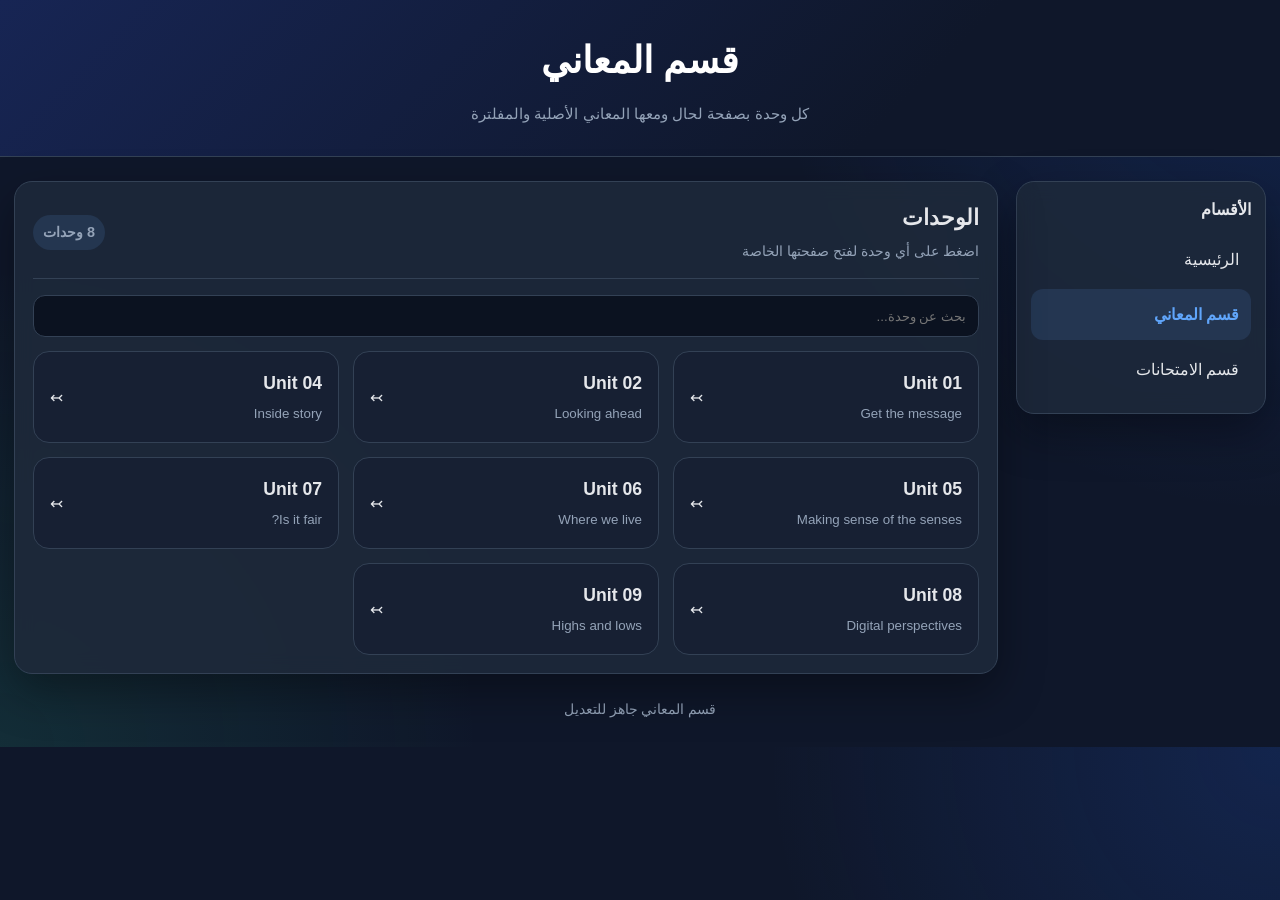
<file: meanings.html>
<!DOCTYPE html>
<html lang="ar" dir="rtl">
<head>
  <meta charset="UTF-8" />
  <meta name="viewport" content="width=device-width, initial-scale=1.0" />
  <title>قسم المعاني</title>
  <link rel="stylesheet" href="styles.css" />
</head>
<body>
  <header>
    <h1>قسم المعاني</h1>
    <p>كل وحدة بصفحة لحال ومعها المعاني الأصلية والمفلترة</p>
  </header>
  <div class="wrapper">
    
<aside class="side-nav" aria-label="التنقل الرئيسي">
  <h2>الأقسام</h2>
  <a class="nav-link " href="index.html">الرئيسية</a>
  <a class="nav-link active" href="meanings.html">قسم المعاني</a>
  <a class="nav-link " href="exams.html">قسم الامتحانات</a>
</aside>

    <main class="card">
      <div class="section-head">
        <div><h2>الوحدات</h2><span>اضغط على أي وحدة لفتح صفحتها الخاصة</span></div>
        <span class="badge">8 وحدات</span>
      </div>
      <div class="tools-row">
        <input class="tool-input" id="unitSearch" type="search" placeholder="بحث عن وحدة..." />
      </div>
      <div class="units-grid" id="unitsGrid">
    <a class="unit-link" href="units/unit-01.html">
      <div>
        <strong>Unit 01</strong><br>
        <small>Get the message</small>
      </div>
      <span>↢</span>
    </a>
    

    <a class="unit-link" href="units/unit-02.html">
      <div>
        <strong>Unit 02</strong><br>
        <small>Looking ahead</small>
      </div>
      <span>↢</span>
    </a>
    

    <a class="unit-link" href="units/unit-04.html">
      <div>
        <strong>Unit 04</strong><br>
        <small>Inside story</small>
      </div>
      <span>↢</span>
    </a>
    

    <a class="unit-link" href="units/unit-05.html">
      <div>
        <strong>Unit 05</strong><br>
        <small>Making sense of the senses</small>
      </div>
      <span>↢</span>
    </a>
    

    <a class="unit-link" href="units/unit-06.html">
      <div>
        <strong>Unit 06</strong><br>
        <small>Where we live</small>
      </div>
      <span>↢</span>
    </a>
    

    <a class="unit-link" href="units/unit-07.html">
      <div>
        <strong>Unit 07</strong><br>
        <small>Is it fair?</small>
      </div>
      <span>↢</span>
    </a>
    

    <a class="unit-link" href="units/unit-08.html">
      <div>
        <strong>Unit 08</strong><br>
        <small>Digital perspectives</small>
      </div>
      <span>↢</span>
    </a>
    

    <a class="unit-link" href="units/unit-09.html">
      <div>
        <strong>Unit 09</strong><br>
        <small>Highs and lows</small>
      </div>
      <span>↢</span>
    </a>
    </div>
    </main>
  </div>
  <footer>قسم المعاني جاهز للتعديل</footer>
  <script>
    const input = document.getElementById("unitSearch");
    const cards = document.querySelectorAll(".unit-link");
    input.addEventListener("input", () => {
      const term = input.value.trim().toLowerCase();
      cards.forEach(card => {
        card.style.display = card.textContent.toLowerCase().includes(term) ? "flex" : "none";
      });
    });
  </script>
</body>
</html>
</file>
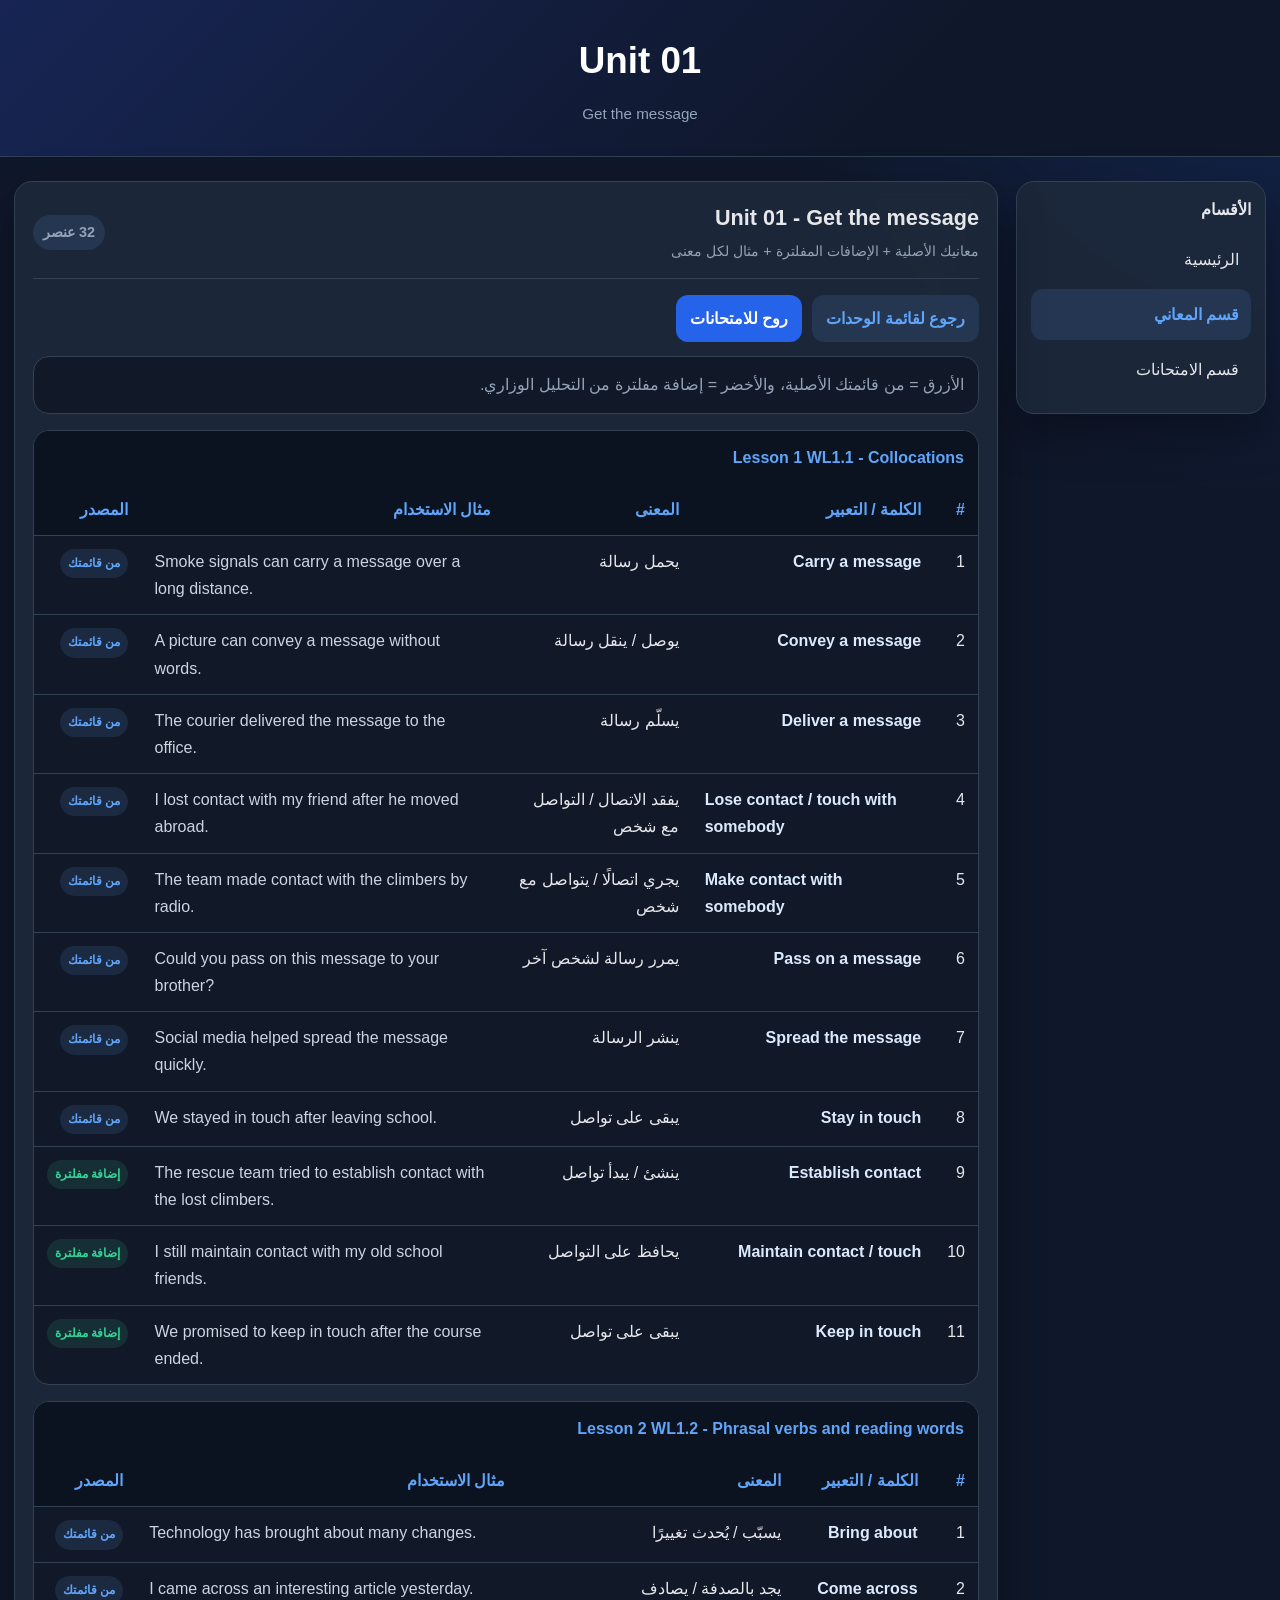
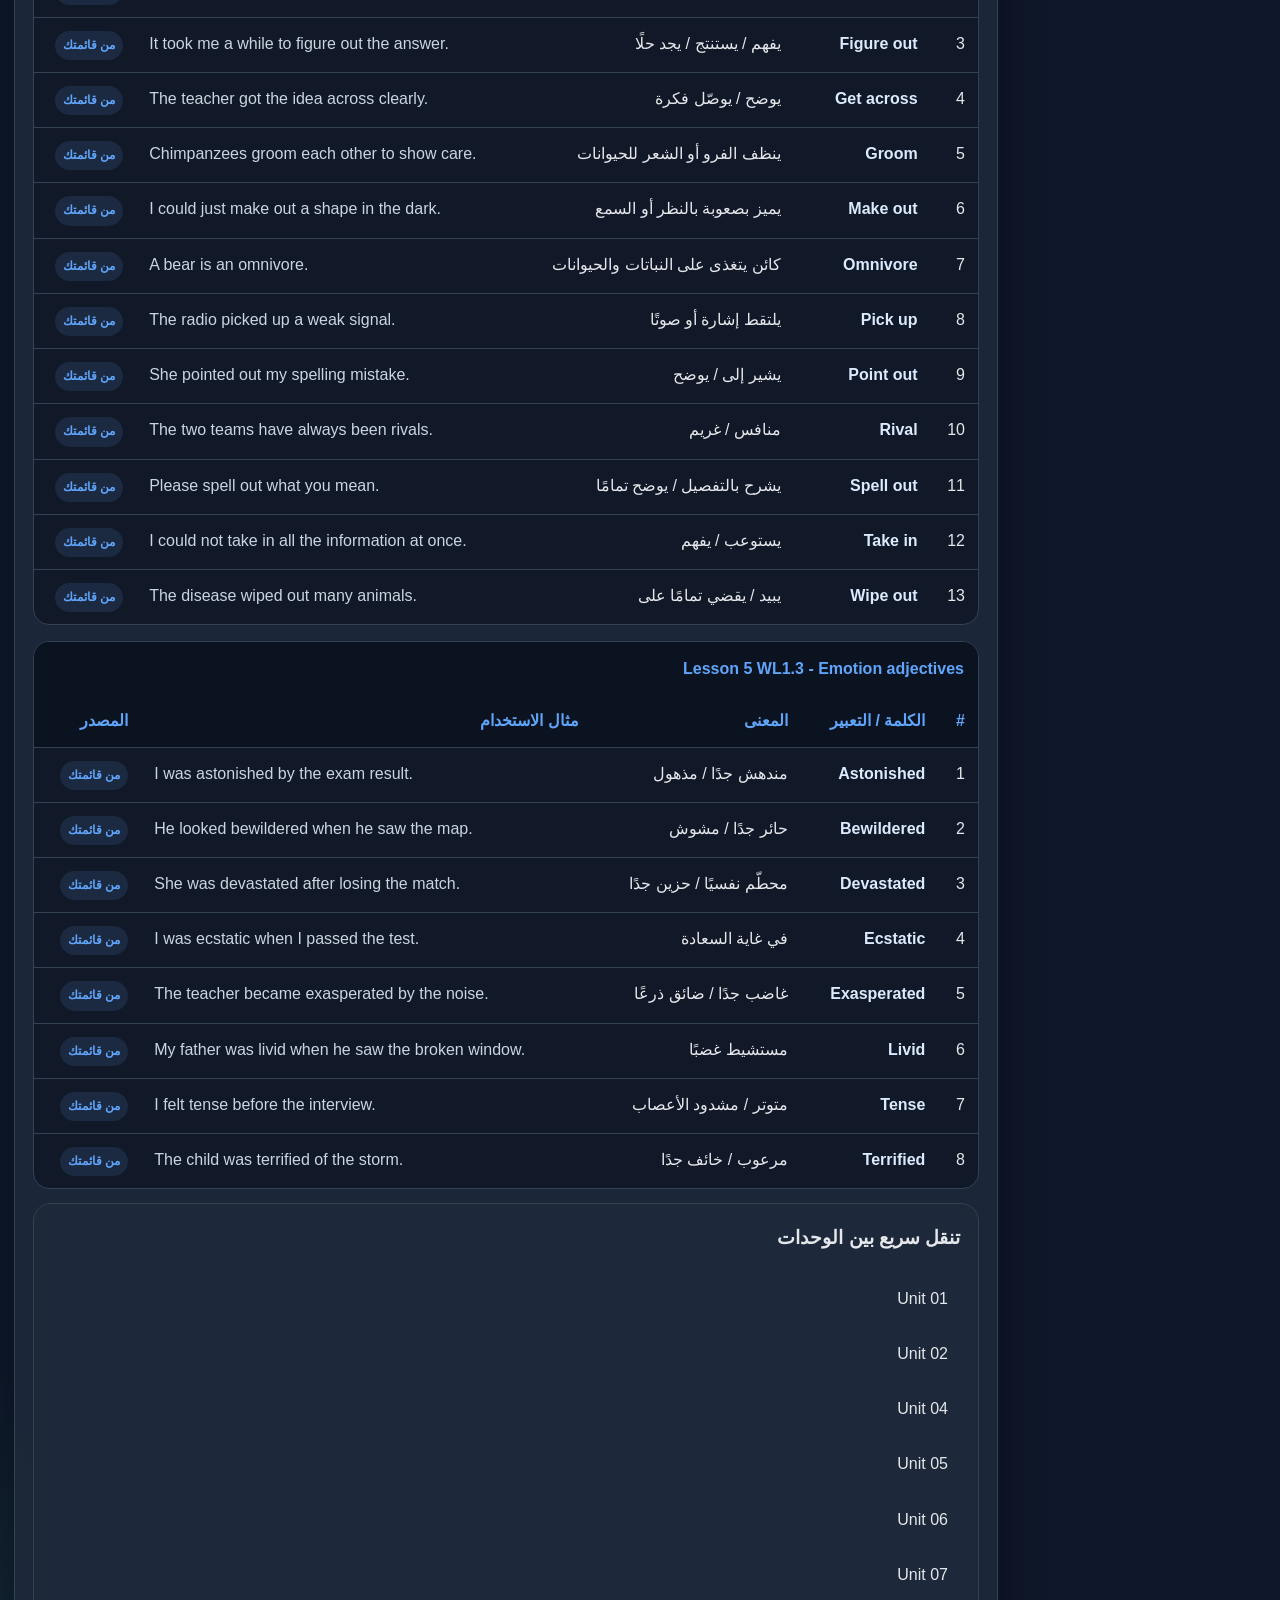
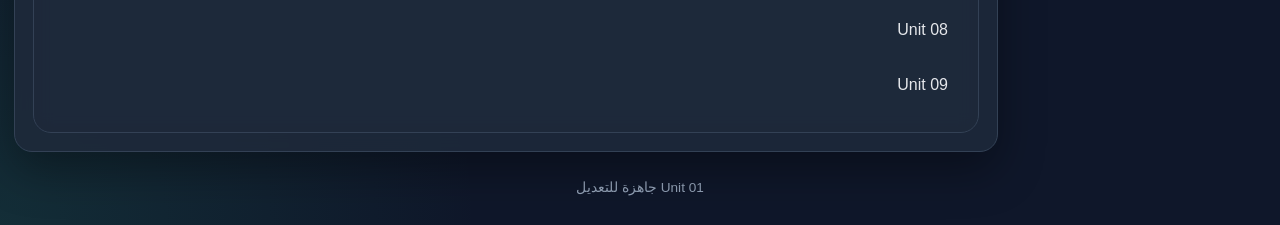
<file: units/unit-01.html>
<!DOCTYPE html>
<html lang="ar" dir="rtl">
<head>
  <meta charset="UTF-8" />
  <meta name="viewport" content="width=device-width, initial-scale=1.0" />
  <title>Unit 01 - Get the message</title>
  <link rel="stylesheet" href="../styles.css" />
</head>
<body>
  <header>
    <h1>Unit 01</h1>
    <p>Get the message</p>
  </header>
  <div class="wrapper">
    
<aside class="side-nav" aria-label="التنقل الرئيسي">
  <h2>الأقسام</h2>
  <a class="nav-link " href="../index.html">الرئيسية</a>
  <a class="nav-link active" href="../meanings.html">قسم المعاني</a>
  <a class="nav-link " href="../exams.html">قسم الامتحانات</a>
</aside>

    <main class="card">
      <div class="section-head">
        <div>
          <h2>Unit 01 - Get the message</h2>
          <span>معانيك الأصلية + الإضافات المفلترة + مثال لكل معنى</span>
        </div>
        <span class="badge">32 عنصر</span>
      </div>
      <div class="meaning-actions">
        <a class="btn ghost" href="../meanings.html">رجوع لقائمة الوحدات</a>
        <a class="btn" href="../exams.html">روح للامتحانات</a>
      </div>
      <div class="note-box">الأزرق = من قائمتك الأصلية، والأخضر = إضافة مفلترة من التحليل الوزاري.</div>
      
        <section class="unit-section">
          <h3>Lesson 1 WL1.1 - Collocations</h3>
          <div class="meaning-table-wrap">
            <table class="meaning-table">
              <thead>
                <tr>
                  <th>#</th>
                  <th>الكلمة / التعبير</th>
                  <th>المعنى</th>
                  <th>مثال الاستخدام</th>
                  <th>المصدر</th>
                </tr>
              </thead>
              <tbody>
            <tr>
              <td>1</td>
              <td><span class="term">Carry a message</span></td>
              <td>يحمل رسالة</td>
              <td><span class="example">Smoke signals can carry a message over a long distance.</span></td>
              <td><span class="source ">من قائمتك</span></td>
            </tr>
            
            <tr>
              <td>2</td>
              <td><span class="term">Convey a message</span></td>
              <td>يوصل / ينقل رسالة</td>
              <td><span class="example">A picture can convey a message without words.</span></td>
              <td><span class="source ">من قائمتك</span></td>
            </tr>
            
            <tr>
              <td>3</td>
              <td><span class="term">Deliver a message</span></td>
              <td>يسلّم رسالة</td>
              <td><span class="example">The courier delivered the message to the office.</span></td>
              <td><span class="source ">من قائمتك</span></td>
            </tr>
            
            <tr>
              <td>4</td>
              <td><span class="term">Lose contact / touch with somebody</span></td>
              <td>يفقد الاتصال / التواصل مع شخص</td>
              <td><span class="example">I lost contact with my friend after he moved abroad.</span></td>
              <td><span class="source ">من قائمتك</span></td>
            </tr>
            
            <tr>
              <td>5</td>
              <td><span class="term">Make contact with somebody</span></td>
              <td>يجري اتصالًا / يتواصل مع شخص</td>
              <td><span class="example">The team made contact with the climbers by radio.</span></td>
              <td><span class="source ">من قائمتك</span></td>
            </tr>
            
            <tr>
              <td>6</td>
              <td><span class="term">Pass on a message</span></td>
              <td>يمرر رسالة لشخص آخر</td>
              <td><span class="example">Could you pass on this message to your brother?</span></td>
              <td><span class="source ">من قائمتك</span></td>
            </tr>
            
            <tr>
              <td>7</td>
              <td><span class="term">Spread the message</span></td>
              <td>ينشر الرسالة</td>
              <td><span class="example">Social media helped spread the message quickly.</span></td>
              <td><span class="source ">من قائمتك</span></td>
            </tr>
            
            <tr>
              <td>8</td>
              <td><span class="term">Stay in touch</span></td>
              <td>يبقى على تواصل</td>
              <td><span class="example">We stayed in touch after leaving school.</span></td>
              <td><span class="source ">من قائمتك</span></td>
            </tr>
            
            <tr>
              <td>9</td>
              <td><span class="term">Establish contact</span></td>
              <td>ينشئ / يبدأ تواصل</td>
              <td><span class="example">The rescue team tried to establish contact with the lost climbers.</span></td>
              <td><span class="source filtered">إضافة مفلترة</span></td>
            </tr>
            
            <tr>
              <td>10</td>
              <td><span class="term">Maintain contact / touch</span></td>
              <td>يحافظ على التواصل</td>
              <td><span class="example">I still maintain contact with my old school friends.</span></td>
              <td><span class="source filtered">إضافة مفلترة</span></td>
            </tr>
            
            <tr>
              <td>11</td>
              <td><span class="term">Keep in touch</span></td>
              <td>يبقى على تواصل</td>
              <td><span class="example">We promised to keep in touch after the course ended.</span></td>
              <td><span class="source filtered">إضافة مفلترة</span></td>
            </tr>
            </tbody>
            </table>
          </div>
        </section>
        

        <section class="unit-section">
          <h3>Lesson 2 WL1.2 - Phrasal verbs and reading words</h3>
          <div class="meaning-table-wrap">
            <table class="meaning-table">
              <thead>
                <tr>
                  <th>#</th>
                  <th>الكلمة / التعبير</th>
                  <th>المعنى</th>
                  <th>مثال الاستخدام</th>
                  <th>المصدر</th>
                </tr>
              </thead>
              <tbody>
            <tr>
              <td>1</td>
              <td><span class="term">Bring about</span></td>
              <td>يسبّب / يُحدث تغييرًا</td>
              <td><span class="example">Technology has brought about many changes.</span></td>
              <td><span class="source ">من قائمتك</span></td>
            </tr>
            
            <tr>
              <td>2</td>
              <td><span class="term">Come across</span></td>
              <td>يجد بالصدفة / يصادف</td>
              <td><span class="example">I came across an interesting article yesterday.</span></td>
              <td><span class="source ">من قائمتك</span></td>
            </tr>
            
            <tr>
              <td>3</td>
              <td><span class="term">Figure out</span></td>
              <td>يفهم / يستنتج / يجد حلًا</td>
              <td><span class="example">It took me a while to figure out the answer.</span></td>
              <td><span class="source ">من قائمتك</span></td>
            </tr>
            
            <tr>
              <td>4</td>
              <td><span class="term">Get across</span></td>
              <td>يوضح / يوصّل فكرة</td>
              <td><span class="example">The teacher got the idea across clearly.</span></td>
              <td><span class="source ">من قائمتك</span></td>
            </tr>
            
            <tr>
              <td>5</td>
              <td><span class="term">Groom</span></td>
              <td>ينظف الفرو أو الشعر للحيوانات</td>
              <td><span class="example">Chimpanzees groom each other to show care.</span></td>
              <td><span class="source ">من قائمتك</span></td>
            </tr>
            
            <tr>
              <td>6</td>
              <td><span class="term">Make out</span></td>
              <td>يميز بصعوبة بالنظر أو السمع</td>
              <td><span class="example">I could just make out a shape in the dark.</span></td>
              <td><span class="source ">من قائمتك</span></td>
            </tr>
            
            <tr>
              <td>7</td>
              <td><span class="term">Omnivore</span></td>
              <td>كائن يتغذى على النباتات والحيوانات</td>
              <td><span class="example">A bear is an omnivore.</span></td>
              <td><span class="source ">من قائمتك</span></td>
            </tr>
            
            <tr>
              <td>8</td>
              <td><span class="term">Pick up</span></td>
              <td>يلتقط إشارة أو صوتًا</td>
              <td><span class="example">The radio picked up a weak signal.</span></td>
              <td><span class="source ">من قائمتك</span></td>
            </tr>
            
            <tr>
              <td>9</td>
              <td><span class="term">Point out</span></td>
              <td>يشير إلى / يوضح</td>
              <td><span class="example">She pointed out my spelling mistake.</span></td>
              <td><span class="source ">من قائمتك</span></td>
            </tr>
            
            <tr>
              <td>10</td>
              <td><span class="term">Rival</span></td>
              <td>منافس / غريم</td>
              <td><span class="example">The two teams have always been rivals.</span></td>
              <td><span class="source ">من قائمتك</span></td>
            </tr>
            
            <tr>
              <td>11</td>
              <td><span class="term">Spell out</span></td>
              <td>يشرح بالتفصيل / يوضح تمامًا</td>
              <td><span class="example">Please spell out what you mean.</span></td>
              <td><span class="source ">من قائمتك</span></td>
            </tr>
            
            <tr>
              <td>12</td>
              <td><span class="term">Take in</span></td>
              <td>يستوعب / يفهم</td>
              <td><span class="example">I could not take in all the information at once.</span></td>
              <td><span class="source ">من قائمتك</span></td>
            </tr>
            
            <tr>
              <td>13</td>
              <td><span class="term">Wipe out</span></td>
              <td>يبيد / يقضي تمامًا على</td>
              <td><span class="example">The disease wiped out many animals.</span></td>
              <td><span class="source ">من قائمتك</span></td>
            </tr>
            </tbody>
            </table>
          </div>
        </section>
        

        <section class="unit-section">
          <h3>Lesson 5 WL1.3 - Emotion adjectives</h3>
          <div class="meaning-table-wrap">
            <table class="meaning-table">
              <thead>
                <tr>
                  <th>#</th>
                  <th>الكلمة / التعبير</th>
                  <th>المعنى</th>
                  <th>مثال الاستخدام</th>
                  <th>المصدر</th>
                </tr>
              </thead>
              <tbody>
            <tr>
              <td>1</td>
              <td><span class="term">Astonished</span></td>
              <td>مندهش جدًا / مذهول</td>
              <td><span class="example">I was astonished by the exam result.</span></td>
              <td><span class="source ">من قائمتك</span></td>
            </tr>
            
            <tr>
              <td>2</td>
              <td><span class="term">Bewildered</span></td>
              <td>حائر جدًا / مشوش</td>
              <td><span class="example">He looked bewildered when he saw the map.</span></td>
              <td><span class="source ">من قائمتك</span></td>
            </tr>
            
            <tr>
              <td>3</td>
              <td><span class="term">Devastated</span></td>
              <td>محطّم نفسيًا / حزين جدًا</td>
              <td><span class="example">She was devastated after losing the match.</span></td>
              <td><span class="source ">من قائمتك</span></td>
            </tr>
            
            <tr>
              <td>4</td>
              <td><span class="term">Ecstatic</span></td>
              <td>في غاية السعادة</td>
              <td><span class="example">I was ecstatic when I passed the test.</span></td>
              <td><span class="source ">من قائمتك</span></td>
            </tr>
            
            <tr>
              <td>5</td>
              <td><span class="term">Exasperated</span></td>
              <td>غاضب جدًا / ضائق ذرعًا</td>
              <td><span class="example">The teacher became exasperated by the noise.</span></td>
              <td><span class="source ">من قائمتك</span></td>
            </tr>
            
            <tr>
              <td>6</td>
              <td><span class="term">Livid</span></td>
              <td>مستشيط غضبًا</td>
              <td><span class="example">My father was livid when he saw the broken window.</span></td>
              <td><span class="source ">من قائمتك</span></td>
            </tr>
            
            <tr>
              <td>7</td>
              <td><span class="term">Tense</span></td>
              <td>متوتر / مشدود الأعصاب</td>
              <td><span class="example">I felt tense before the interview.</span></td>
              <td><span class="source ">من قائمتك</span></td>
            </tr>
            
            <tr>
              <td>8</td>
              <td><span class="term">Terrified</span></td>
              <td>مرعوب / خائف جدًا</td>
              <td><span class="example">The child was terrified of the storm.</span></td>
              <td><span class="source ">من قائمتك</span></td>
            </tr>
            </tbody>
            </table>
          </div>
        </section>
        
      <div class="card" style="box-shadow: none; margin-top: 14px;">
        <h3 style="margin-top: 0;">تنقل سريع بين الوحدات</h3>
        <div><a class="nav-link" href="unit-01.html">Unit 01</a>
<a class="nav-link" href="unit-02.html">Unit 02</a>
<a class="nav-link" href="unit-04.html">Unit 04</a>
<a class="nav-link" href="unit-05.html">Unit 05</a>
<a class="nav-link" href="unit-06.html">Unit 06</a>
<a class="nav-link" href="unit-07.html">Unit 07</a>
<a class="nav-link" href="unit-08.html">Unit 08</a>
<a class="nav-link" href="unit-09.html">Unit 09</a></div>
      </div>
    </main>
  </div>
  <footer>Unit 01 جاهزة للتعديل</footer>
</body>
</html>
</file>
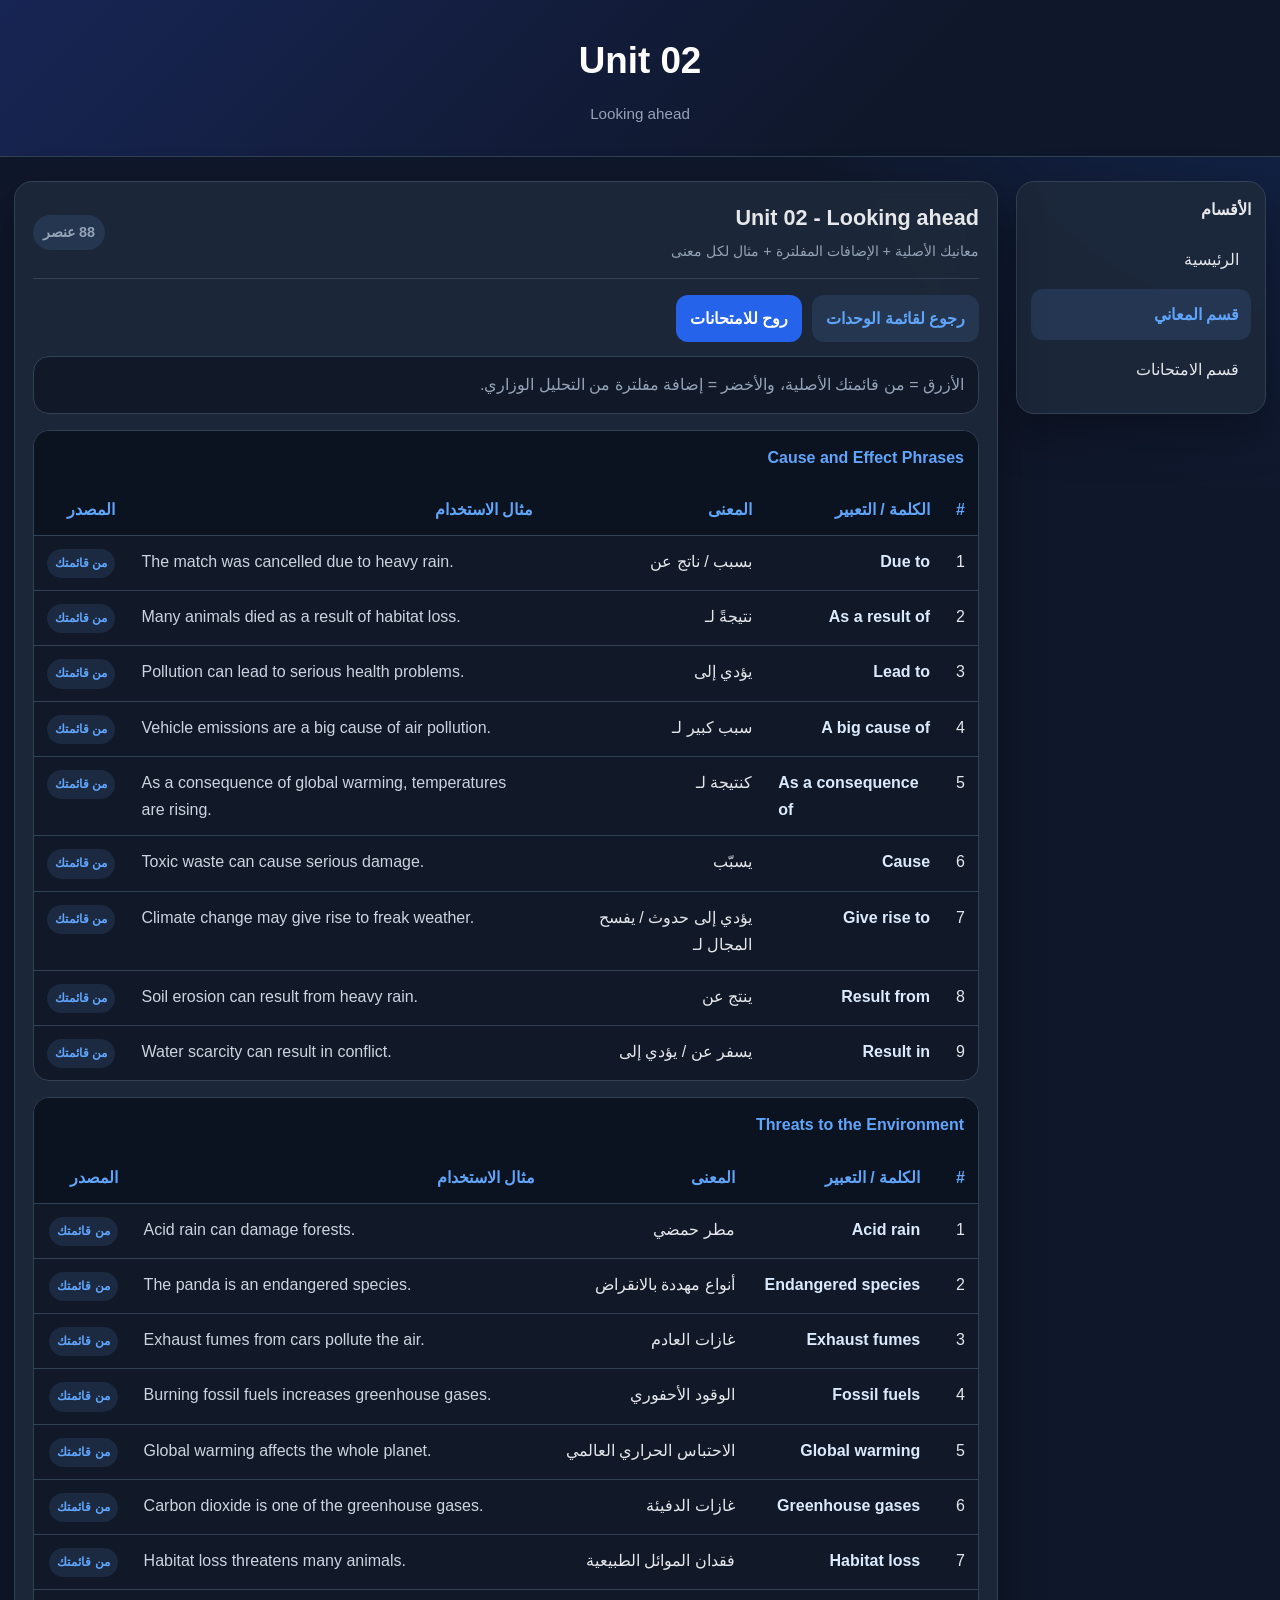
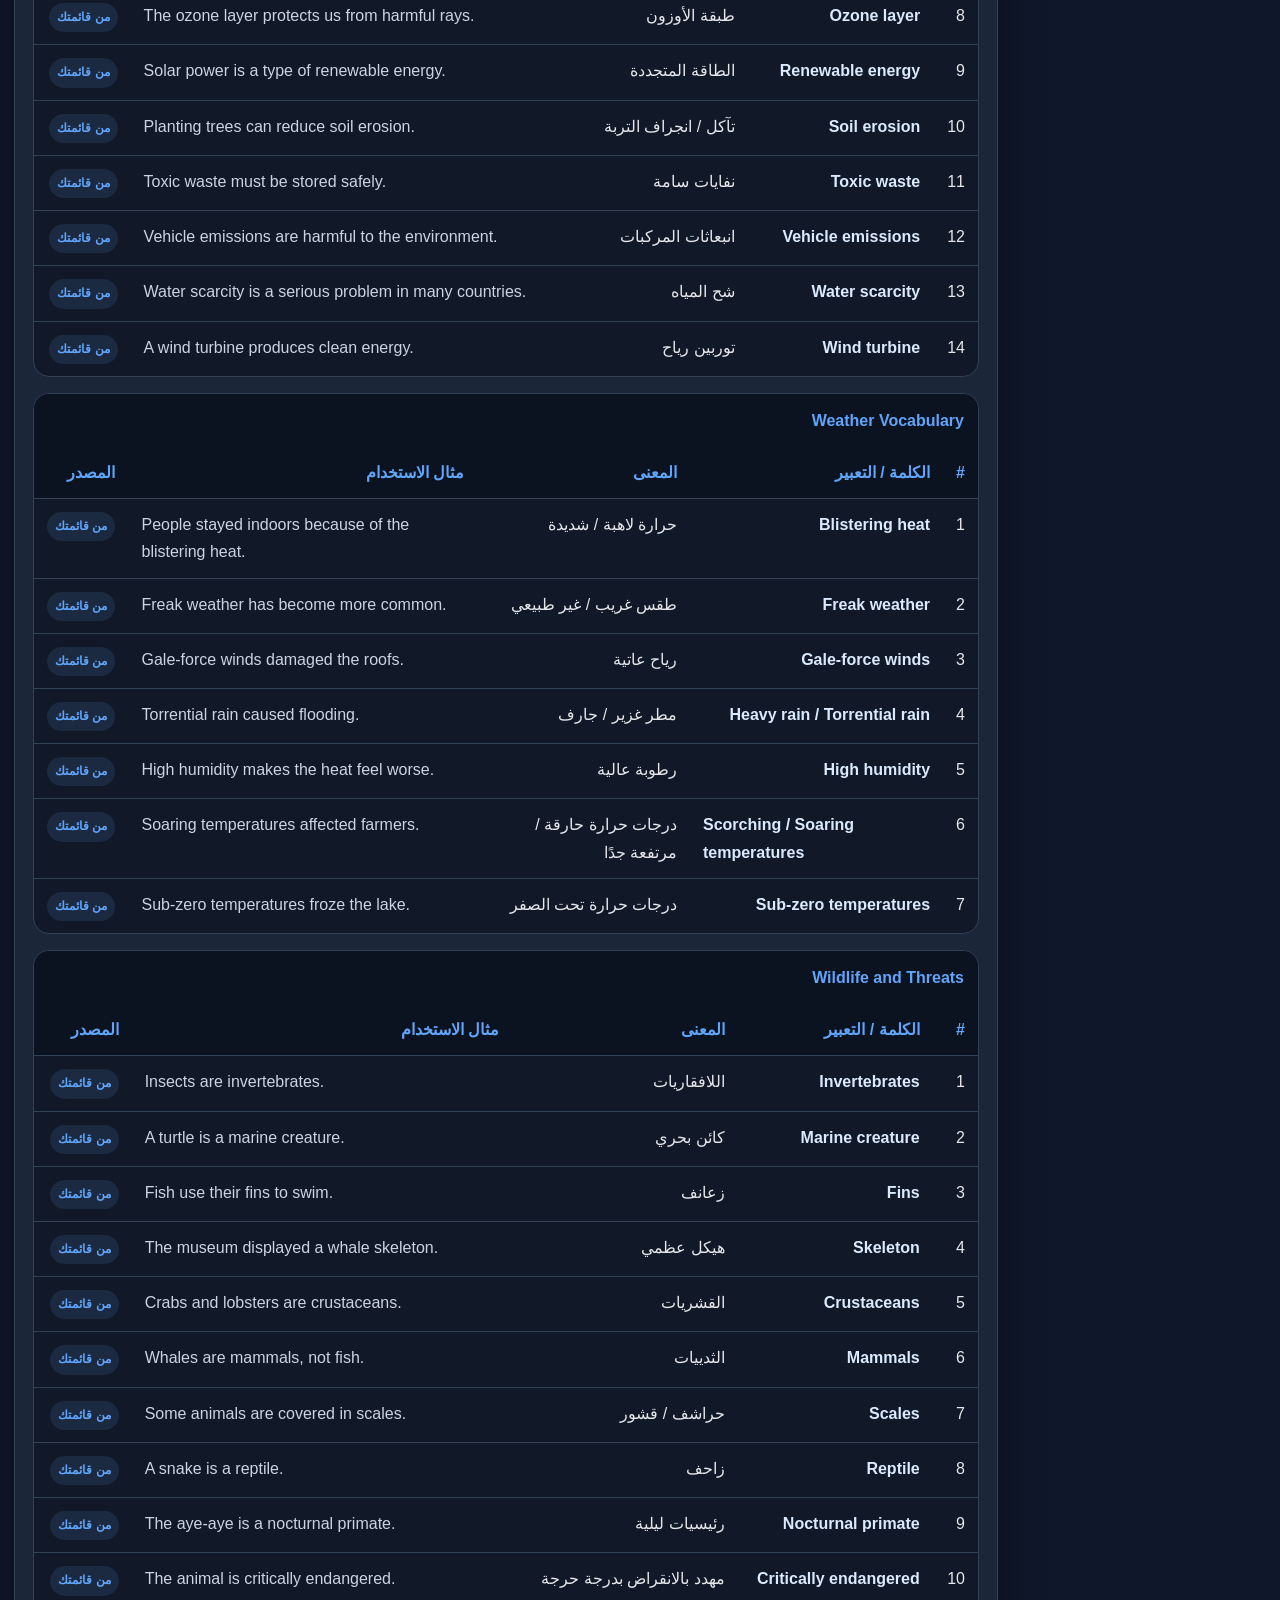
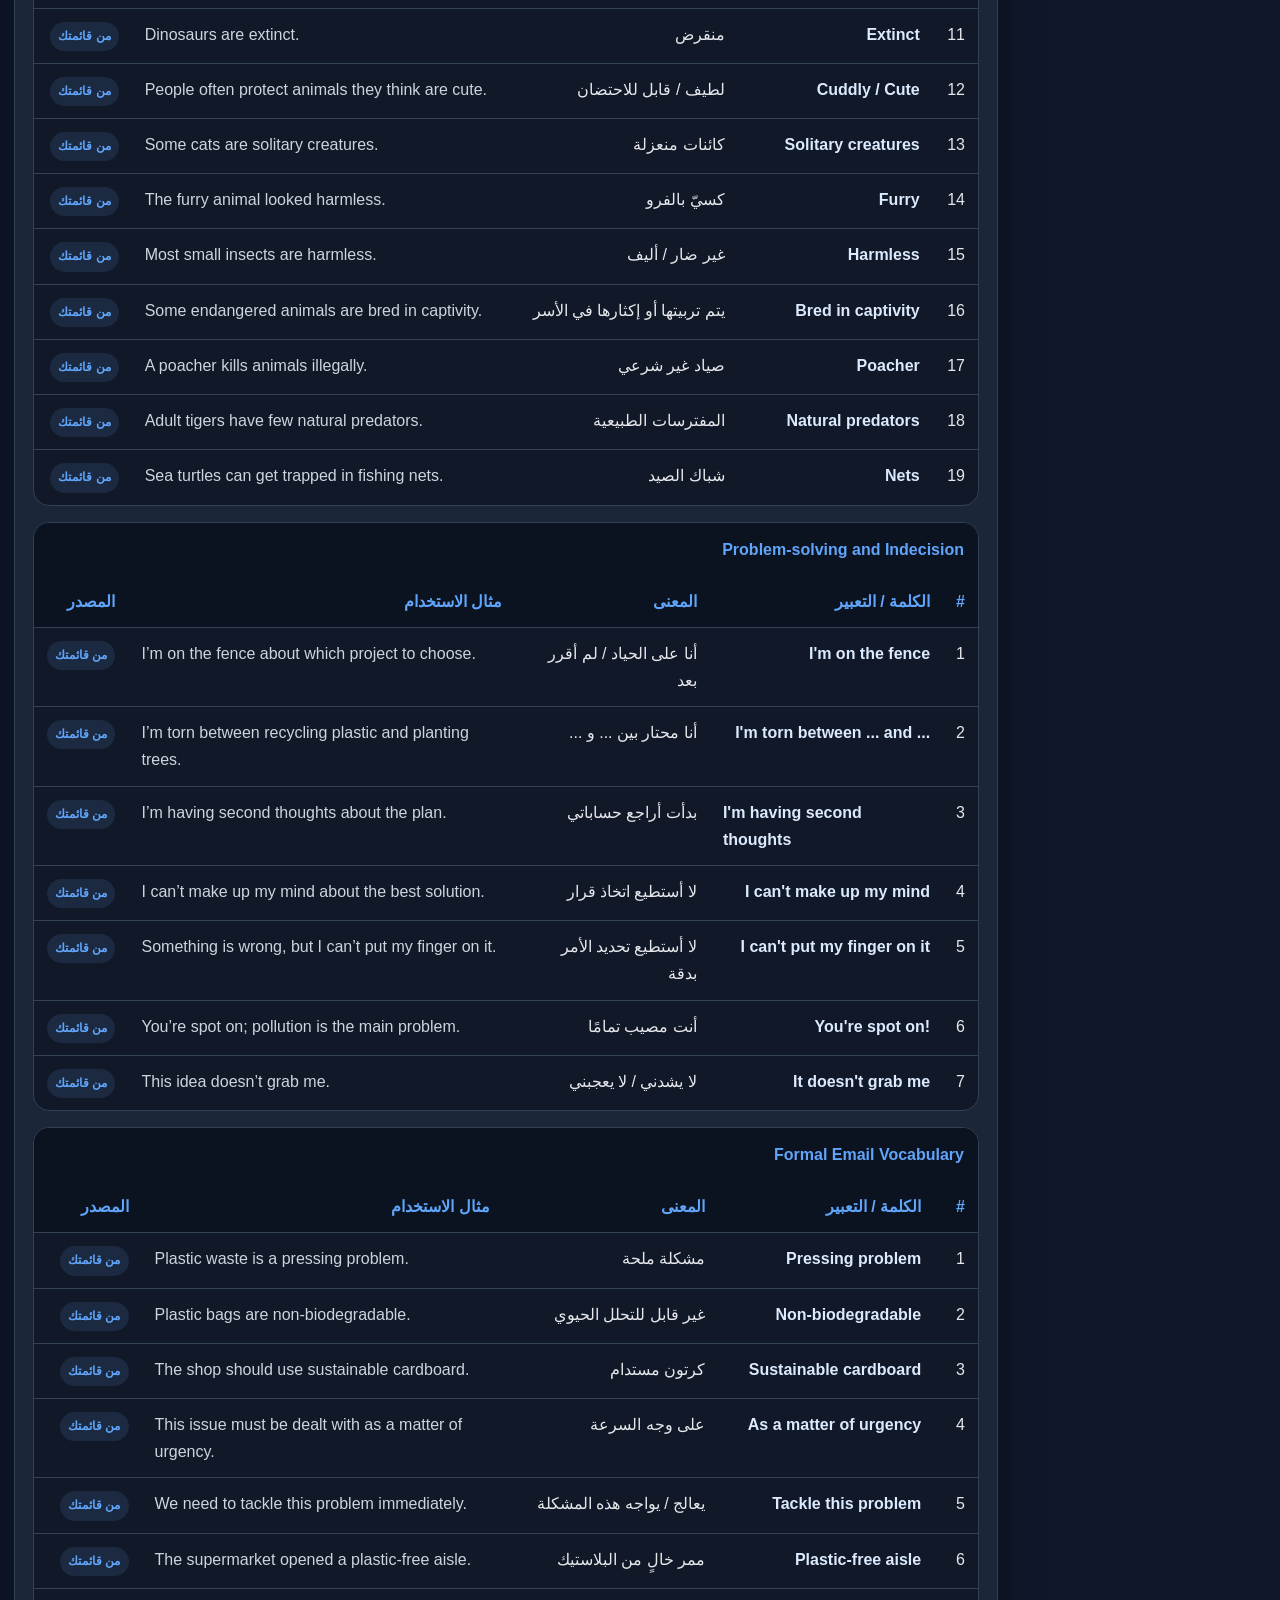
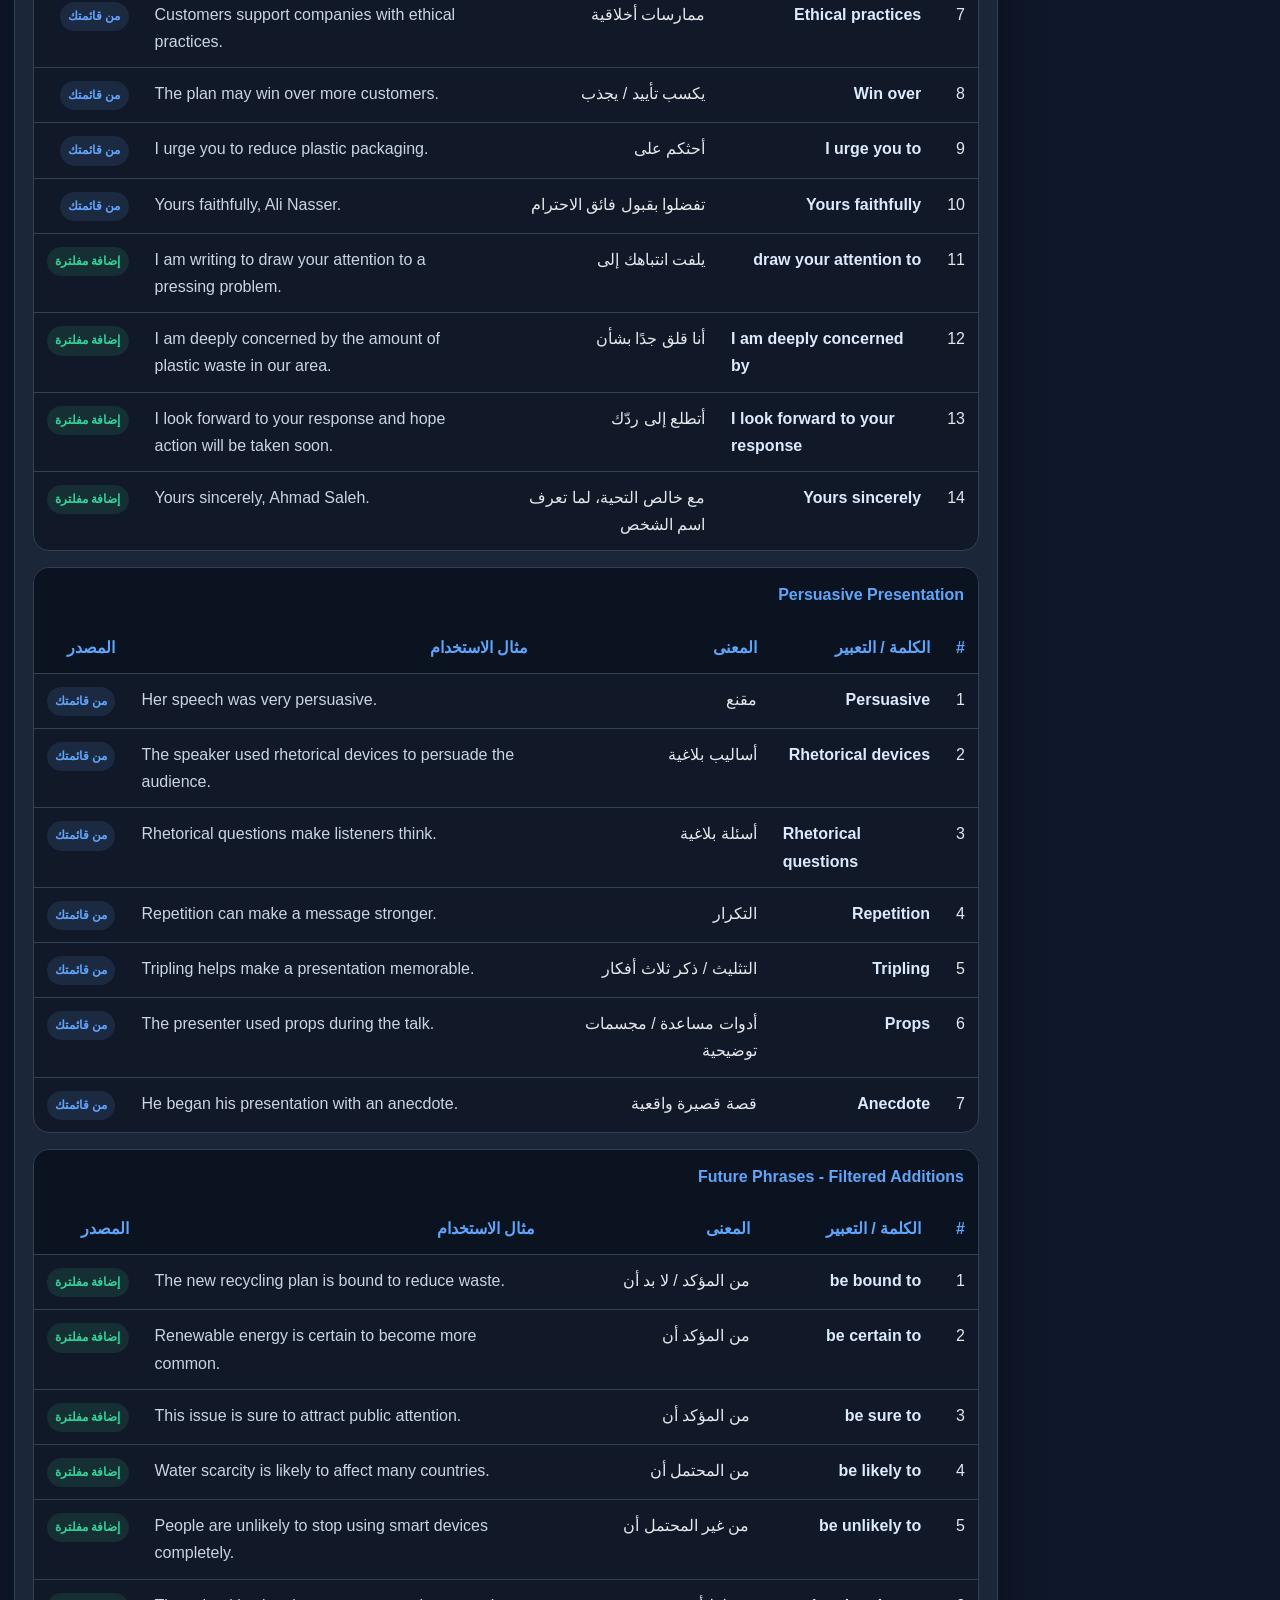
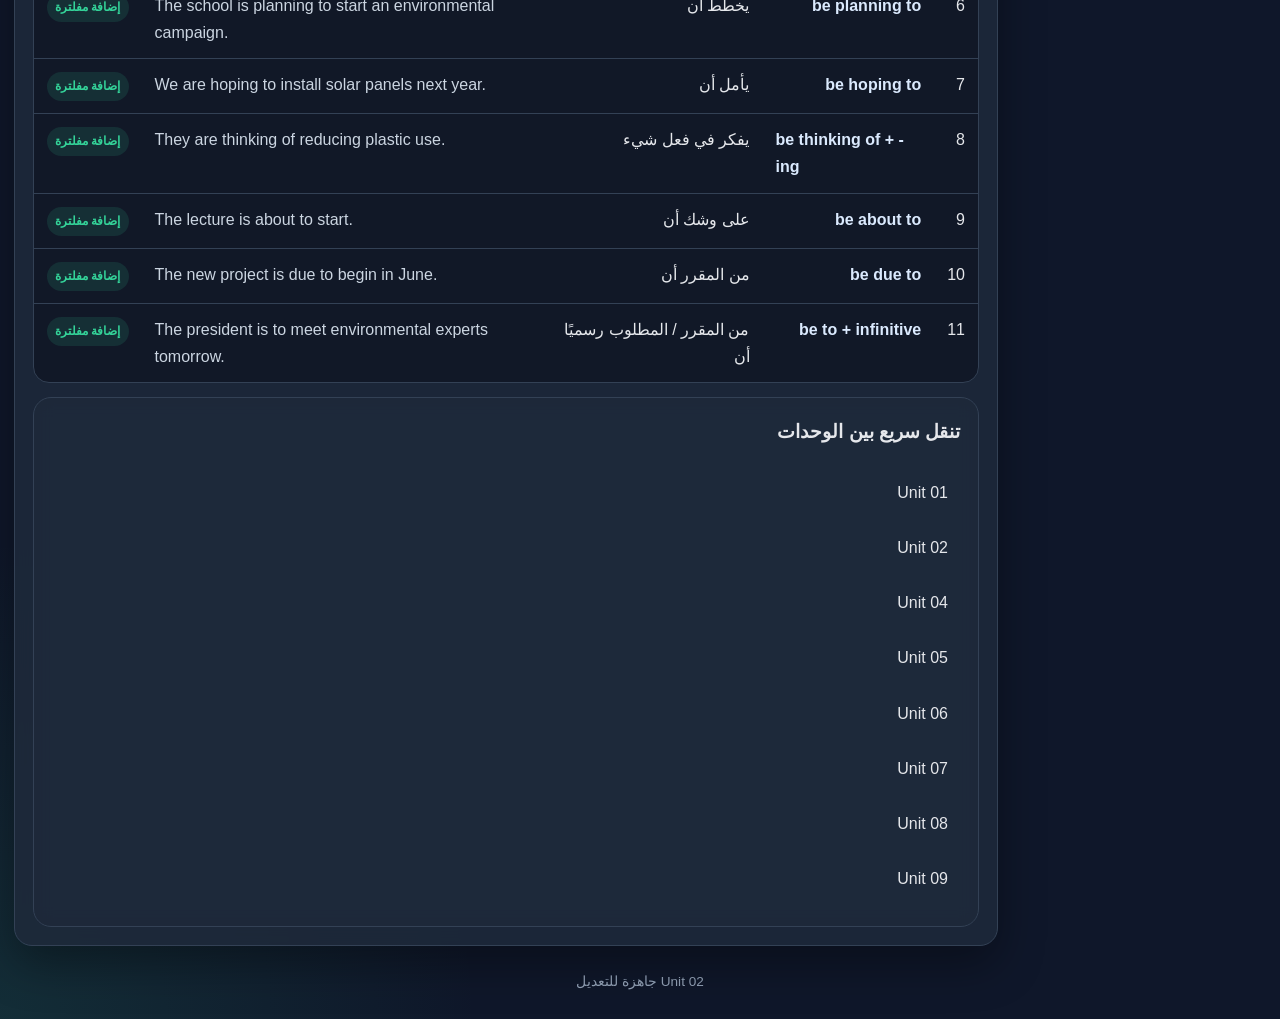
<file: units/unit-02.html>
<!DOCTYPE html>
<html lang="ar" dir="rtl">
<head>
  <meta charset="UTF-8" />
  <meta name="viewport" content="width=device-width, initial-scale=1.0" />
  <title>Unit 02 - Looking ahead</title>
  <link rel="stylesheet" href="../styles.css" />
</head>
<body>
  <header>
    <h1>Unit 02</h1>
    <p>Looking ahead</p>
  </header>
  <div class="wrapper">
    
<aside class="side-nav" aria-label="التنقل الرئيسي">
  <h2>الأقسام</h2>
  <a class="nav-link " href="../index.html">الرئيسية</a>
  <a class="nav-link active" href="../meanings.html">قسم المعاني</a>
  <a class="nav-link " href="../exams.html">قسم الامتحانات</a>
</aside>

    <main class="card">
      <div class="section-head">
        <div>
          <h2>Unit 02 - Looking ahead</h2>
          <span>معانيك الأصلية + الإضافات المفلترة + مثال لكل معنى</span>
        </div>
        <span class="badge">88 عنصر</span>
      </div>
      <div class="meaning-actions">
        <a class="btn ghost" href="../meanings.html">رجوع لقائمة الوحدات</a>
        <a class="btn" href="../exams.html">روح للامتحانات</a>
      </div>
      <div class="note-box">الأزرق = من قائمتك الأصلية، والأخضر = إضافة مفلترة من التحليل الوزاري.</div>
      
        <section class="unit-section">
          <h3>Cause and Effect Phrases</h3>
          <div class="meaning-table-wrap">
            <table class="meaning-table">
              <thead>
                <tr>
                  <th>#</th>
                  <th>الكلمة / التعبير</th>
                  <th>المعنى</th>
                  <th>مثال الاستخدام</th>
                  <th>المصدر</th>
                </tr>
              </thead>
              <tbody>
            <tr>
              <td>1</td>
              <td><span class="term">Due to</span></td>
              <td>بسبب / ناتج عن</td>
              <td><span class="example">The match was cancelled due to heavy rain.</span></td>
              <td><span class="source ">من قائمتك</span></td>
            </tr>
            
            <tr>
              <td>2</td>
              <td><span class="term">As a result of</span></td>
              <td>نتيجةً لـ</td>
              <td><span class="example">Many animals died as a result of habitat loss.</span></td>
              <td><span class="source ">من قائمتك</span></td>
            </tr>
            
            <tr>
              <td>3</td>
              <td><span class="term">Lead to</span></td>
              <td>يؤدي إلى</td>
              <td><span class="example">Pollution can lead to serious health problems.</span></td>
              <td><span class="source ">من قائمتك</span></td>
            </tr>
            
            <tr>
              <td>4</td>
              <td><span class="term">A big cause of</span></td>
              <td>سبب كبير لـ</td>
              <td><span class="example">Vehicle emissions are a big cause of air pollution.</span></td>
              <td><span class="source ">من قائمتك</span></td>
            </tr>
            
            <tr>
              <td>5</td>
              <td><span class="term">As a consequence of</span></td>
              <td>كنتيجة لـ</td>
              <td><span class="example">As a consequence of global warming, temperatures are rising.</span></td>
              <td><span class="source ">من قائمتك</span></td>
            </tr>
            
            <tr>
              <td>6</td>
              <td><span class="term">Cause</span></td>
              <td>يسبّب</td>
              <td><span class="example">Toxic waste can cause serious damage.</span></td>
              <td><span class="source ">من قائمتك</span></td>
            </tr>
            
            <tr>
              <td>7</td>
              <td><span class="term">Give rise to</span></td>
              <td>يؤدي إلى حدوث / يفسح المجال لـ</td>
              <td><span class="example">Climate change may give rise to freak weather.</span></td>
              <td><span class="source ">من قائمتك</span></td>
            </tr>
            
            <tr>
              <td>8</td>
              <td><span class="term">Result from</span></td>
              <td>ينتج عن</td>
              <td><span class="example">Soil erosion can result from heavy rain.</span></td>
              <td><span class="source ">من قائمتك</span></td>
            </tr>
            
            <tr>
              <td>9</td>
              <td><span class="term">Result in</span></td>
              <td>يسفر عن / يؤدي إلى</td>
              <td><span class="example">Water scarcity can result in conflict.</span></td>
              <td><span class="source ">من قائمتك</span></td>
            </tr>
            </tbody>
            </table>
          </div>
        </section>
        

        <section class="unit-section">
          <h3>Threats to the Environment</h3>
          <div class="meaning-table-wrap">
            <table class="meaning-table">
              <thead>
                <tr>
                  <th>#</th>
                  <th>الكلمة / التعبير</th>
                  <th>المعنى</th>
                  <th>مثال الاستخدام</th>
                  <th>المصدر</th>
                </tr>
              </thead>
              <tbody>
            <tr>
              <td>1</td>
              <td><span class="term">Acid rain</span></td>
              <td>مطر حمضي</td>
              <td><span class="example">Acid rain can damage forests.</span></td>
              <td><span class="source ">من قائمتك</span></td>
            </tr>
            
            <tr>
              <td>2</td>
              <td><span class="term">Endangered species</span></td>
              <td>أنواع مهددة بالانقراض</td>
              <td><span class="example">The panda is an endangered species.</span></td>
              <td><span class="source ">من قائمتك</span></td>
            </tr>
            
            <tr>
              <td>3</td>
              <td><span class="term">Exhaust fumes</span></td>
              <td>غازات العادم</td>
              <td><span class="example">Exhaust fumes from cars pollute the air.</span></td>
              <td><span class="source ">من قائمتك</span></td>
            </tr>
            
            <tr>
              <td>4</td>
              <td><span class="term">Fossil fuels</span></td>
              <td>الوقود الأحفوري</td>
              <td><span class="example">Burning fossil fuels increases greenhouse gases.</span></td>
              <td><span class="source ">من قائمتك</span></td>
            </tr>
            
            <tr>
              <td>5</td>
              <td><span class="term">Global warming</span></td>
              <td>الاحتباس الحراري العالمي</td>
              <td><span class="example">Global warming affects the whole planet.</span></td>
              <td><span class="source ">من قائمتك</span></td>
            </tr>
            
            <tr>
              <td>6</td>
              <td><span class="term">Greenhouse gases</span></td>
              <td>غازات الدفيئة</td>
              <td><span class="example">Carbon dioxide is one of the greenhouse gases.</span></td>
              <td><span class="source ">من قائمتك</span></td>
            </tr>
            
            <tr>
              <td>7</td>
              <td><span class="term">Habitat loss</span></td>
              <td>فقدان الموائل الطبيعية</td>
              <td><span class="example">Habitat loss threatens many animals.</span></td>
              <td><span class="source ">من قائمتك</span></td>
            </tr>
            
            <tr>
              <td>8</td>
              <td><span class="term">Ozone layer</span></td>
              <td>طبقة الأوزون</td>
              <td><span class="example">The ozone layer protects us from harmful rays.</span></td>
              <td><span class="source ">من قائمتك</span></td>
            </tr>
            
            <tr>
              <td>9</td>
              <td><span class="term">Renewable energy</span></td>
              <td>الطاقة المتجددة</td>
              <td><span class="example">Solar power is a type of renewable energy.</span></td>
              <td><span class="source ">من قائمتك</span></td>
            </tr>
            
            <tr>
              <td>10</td>
              <td><span class="term">Soil erosion</span></td>
              <td>تآكل / انجراف التربة</td>
              <td><span class="example">Planting trees can reduce soil erosion.</span></td>
              <td><span class="source ">من قائمتك</span></td>
            </tr>
            
            <tr>
              <td>11</td>
              <td><span class="term">Toxic waste</span></td>
              <td>نفايات سامة</td>
              <td><span class="example">Toxic waste must be stored safely.</span></td>
              <td><span class="source ">من قائمتك</span></td>
            </tr>
            
            <tr>
              <td>12</td>
              <td><span class="term">Vehicle emissions</span></td>
              <td>انبعاثات المركبات</td>
              <td><span class="example">Vehicle emissions are harmful to the environment.</span></td>
              <td><span class="source ">من قائمتك</span></td>
            </tr>
            
            <tr>
              <td>13</td>
              <td><span class="term">Water scarcity</span></td>
              <td>شح المياه</td>
              <td><span class="example">Water scarcity is a serious problem in many countries.</span></td>
              <td><span class="source ">من قائمتك</span></td>
            </tr>
            
            <tr>
              <td>14</td>
              <td><span class="term">Wind turbine</span></td>
              <td>توربين رياح</td>
              <td><span class="example">A wind turbine produces clean energy.</span></td>
              <td><span class="source ">من قائمتك</span></td>
            </tr>
            </tbody>
            </table>
          </div>
        </section>
        

        <section class="unit-section">
          <h3>Weather Vocabulary</h3>
          <div class="meaning-table-wrap">
            <table class="meaning-table">
              <thead>
                <tr>
                  <th>#</th>
                  <th>الكلمة / التعبير</th>
                  <th>المعنى</th>
                  <th>مثال الاستخدام</th>
                  <th>المصدر</th>
                </tr>
              </thead>
              <tbody>
            <tr>
              <td>1</td>
              <td><span class="term">Blistering heat</span></td>
              <td>حرارة لاهبة / شديدة</td>
              <td><span class="example">People stayed indoors because of the blistering heat.</span></td>
              <td><span class="source ">من قائمتك</span></td>
            </tr>
            
            <tr>
              <td>2</td>
              <td><span class="term">Freak weather</span></td>
              <td>طقس غريب / غير طبيعي</td>
              <td><span class="example">Freak weather has become more common.</span></td>
              <td><span class="source ">من قائمتك</span></td>
            </tr>
            
            <tr>
              <td>3</td>
              <td><span class="term">Gale-force winds</span></td>
              <td>رياح عاتية</td>
              <td><span class="example">Gale-force winds damaged the roofs.</span></td>
              <td><span class="source ">من قائمتك</span></td>
            </tr>
            
            <tr>
              <td>4</td>
              <td><span class="term">Heavy rain / Torrential rain</span></td>
              <td>مطر غزير / جارف</td>
              <td><span class="example">Torrential rain caused flooding.</span></td>
              <td><span class="source ">من قائمتك</span></td>
            </tr>
            
            <tr>
              <td>5</td>
              <td><span class="term">High humidity</span></td>
              <td>رطوبة عالية</td>
              <td><span class="example">High humidity makes the heat feel worse.</span></td>
              <td><span class="source ">من قائمتك</span></td>
            </tr>
            
            <tr>
              <td>6</td>
              <td><span class="term">Scorching / Soaring temperatures</span></td>
              <td>درجات حرارة حارقة / مرتفعة جدًا</td>
              <td><span class="example">Soaring temperatures affected farmers.</span></td>
              <td><span class="source ">من قائمتك</span></td>
            </tr>
            
            <tr>
              <td>7</td>
              <td><span class="term">Sub-zero temperatures</span></td>
              <td>درجات حرارة تحت الصفر</td>
              <td><span class="example">Sub-zero temperatures froze the lake.</span></td>
              <td><span class="source ">من قائمتك</span></td>
            </tr>
            </tbody>
            </table>
          </div>
        </section>
        

        <section class="unit-section">
          <h3>Wildlife and Threats</h3>
          <div class="meaning-table-wrap">
            <table class="meaning-table">
              <thead>
                <tr>
                  <th>#</th>
                  <th>الكلمة / التعبير</th>
                  <th>المعنى</th>
                  <th>مثال الاستخدام</th>
                  <th>المصدر</th>
                </tr>
              </thead>
              <tbody>
            <tr>
              <td>1</td>
              <td><span class="term">Invertebrates</span></td>
              <td>اللافقاريات</td>
              <td><span class="example">Insects are invertebrates.</span></td>
              <td><span class="source ">من قائمتك</span></td>
            </tr>
            
            <tr>
              <td>2</td>
              <td><span class="term">Marine creature</span></td>
              <td>كائن بحري</td>
              <td><span class="example">A turtle is a marine creature.</span></td>
              <td><span class="source ">من قائمتك</span></td>
            </tr>
            
            <tr>
              <td>3</td>
              <td><span class="term">Fins</span></td>
              <td>زعانف</td>
              <td><span class="example">Fish use their fins to swim.</span></td>
              <td><span class="source ">من قائمتك</span></td>
            </tr>
            
            <tr>
              <td>4</td>
              <td><span class="term">Skeleton</span></td>
              <td>هيكل عظمي</td>
              <td><span class="example">The museum displayed a whale skeleton.</span></td>
              <td><span class="source ">من قائمتك</span></td>
            </tr>
            
            <tr>
              <td>5</td>
              <td><span class="term">Crustaceans</span></td>
              <td>القشريات</td>
              <td><span class="example">Crabs and lobsters are crustaceans.</span></td>
              <td><span class="source ">من قائمتك</span></td>
            </tr>
            
            <tr>
              <td>6</td>
              <td><span class="term">Mammals</span></td>
              <td>الثدييات</td>
              <td><span class="example">Whales are mammals, not fish.</span></td>
              <td><span class="source ">من قائمتك</span></td>
            </tr>
            
            <tr>
              <td>7</td>
              <td><span class="term">Scales</span></td>
              <td>حراشف / قشور</td>
              <td><span class="example">Some animals are covered in scales.</span></td>
              <td><span class="source ">من قائمتك</span></td>
            </tr>
            
            <tr>
              <td>8</td>
              <td><span class="term">Reptile</span></td>
              <td>زاحف</td>
              <td><span class="example">A snake is a reptile.</span></td>
              <td><span class="source ">من قائمتك</span></td>
            </tr>
            
            <tr>
              <td>9</td>
              <td><span class="term">Nocturnal primate</span></td>
              <td>رئيسيات ليلية</td>
              <td><span class="example">The aye-aye is a nocturnal primate.</span></td>
              <td><span class="source ">من قائمتك</span></td>
            </tr>
            
            <tr>
              <td>10</td>
              <td><span class="term">Critically endangered</span></td>
              <td>مهدد بالانقراض بدرجة حرجة</td>
              <td><span class="example">The animal is critically endangered.</span></td>
              <td><span class="source ">من قائمتك</span></td>
            </tr>
            
            <tr>
              <td>11</td>
              <td><span class="term">Extinct</span></td>
              <td>منقرض</td>
              <td><span class="example">Dinosaurs are extinct.</span></td>
              <td><span class="source ">من قائمتك</span></td>
            </tr>
            
            <tr>
              <td>12</td>
              <td><span class="term">Cuddly / Cute</span></td>
              <td>لطيف / قابل للاحتضان</td>
              <td><span class="example">People often protect animals they think are cute.</span></td>
              <td><span class="source ">من قائمتك</span></td>
            </tr>
            
            <tr>
              <td>13</td>
              <td><span class="term">Solitary creatures</span></td>
              <td>كائنات منعزلة</td>
              <td><span class="example">Some cats are solitary creatures.</span></td>
              <td><span class="source ">من قائمتك</span></td>
            </tr>
            
            <tr>
              <td>14</td>
              <td><span class="term">Furry</span></td>
              <td>كسيّ بالفرو</td>
              <td><span class="example">The furry animal looked harmless.</span></td>
              <td><span class="source ">من قائمتك</span></td>
            </tr>
            
            <tr>
              <td>15</td>
              <td><span class="term">Harmless</span></td>
              <td>غير ضار / أليف</td>
              <td><span class="example">Most small insects are harmless.</span></td>
              <td><span class="source ">من قائمتك</span></td>
            </tr>
            
            <tr>
              <td>16</td>
              <td><span class="term">Bred in captivity</span></td>
              <td>يتم تربيتها أو إكثارها في الأسر</td>
              <td><span class="example">Some endangered animals are bred in captivity.</span></td>
              <td><span class="source ">من قائمتك</span></td>
            </tr>
            
            <tr>
              <td>17</td>
              <td><span class="term">Poacher</span></td>
              <td>صياد غير شرعي</td>
              <td><span class="example">A poacher kills animals illegally.</span></td>
              <td><span class="source ">من قائمتك</span></td>
            </tr>
            
            <tr>
              <td>18</td>
              <td><span class="term">Natural predators</span></td>
              <td>المفترسات الطبيعية</td>
              <td><span class="example">Adult tigers have few natural predators.</span></td>
              <td><span class="source ">من قائمتك</span></td>
            </tr>
            
            <tr>
              <td>19</td>
              <td><span class="term">Nets</span></td>
              <td>شباك الصيد</td>
              <td><span class="example">Sea turtles can get trapped in fishing nets.</span></td>
              <td><span class="source ">من قائمتك</span></td>
            </tr>
            </tbody>
            </table>
          </div>
        </section>
        

        <section class="unit-section">
          <h3>Problem-solving and Indecision</h3>
          <div class="meaning-table-wrap">
            <table class="meaning-table">
              <thead>
                <tr>
                  <th>#</th>
                  <th>الكلمة / التعبير</th>
                  <th>المعنى</th>
                  <th>مثال الاستخدام</th>
                  <th>المصدر</th>
                </tr>
              </thead>
              <tbody>
            <tr>
              <td>1</td>
              <td><span class="term">I&#x27;m on the fence</span></td>
              <td>أنا على الحياد / لم أقرر بعد</td>
              <td><span class="example">I’m on the fence about which project to choose.</span></td>
              <td><span class="source ">من قائمتك</span></td>
            </tr>
            
            <tr>
              <td>2</td>
              <td><span class="term">I&#x27;m torn between ... and ...</span></td>
              <td>أنا محتار بين ... و ...</td>
              <td><span class="example">I’m torn between recycling plastic and planting trees.</span></td>
              <td><span class="source ">من قائمتك</span></td>
            </tr>
            
            <tr>
              <td>3</td>
              <td><span class="term">I&#x27;m having second thoughts</span></td>
              <td>بدأت أراجع حساباتي</td>
              <td><span class="example">I’m having second thoughts about the plan.</span></td>
              <td><span class="source ">من قائمتك</span></td>
            </tr>
            
            <tr>
              <td>4</td>
              <td><span class="term">I can&#x27;t make up my mind</span></td>
              <td>لا أستطيع اتخاذ قرار</td>
              <td><span class="example">I can’t make up my mind about the best solution.</span></td>
              <td><span class="source ">من قائمتك</span></td>
            </tr>
            
            <tr>
              <td>5</td>
              <td><span class="term">I can&#x27;t put my finger on it</span></td>
              <td>لا أستطيع تحديد الأمر بدقة</td>
              <td><span class="example">Something is wrong, but I can’t put my finger on it.</span></td>
              <td><span class="source ">من قائمتك</span></td>
            </tr>
            
            <tr>
              <td>6</td>
              <td><span class="term">You&#x27;re spot on!</span></td>
              <td>أنت مصيب تمامًا</td>
              <td><span class="example">You’re spot on; pollution is the main problem.</span></td>
              <td><span class="source ">من قائمتك</span></td>
            </tr>
            
            <tr>
              <td>7</td>
              <td><span class="term">It doesn&#x27;t grab me</span></td>
              <td>لا يشدني / لا يعجبني</td>
              <td><span class="example">This idea doesn’t grab me.</span></td>
              <td><span class="source ">من قائمتك</span></td>
            </tr>
            </tbody>
            </table>
          </div>
        </section>
        

        <section class="unit-section">
          <h3>Formal Email Vocabulary</h3>
          <div class="meaning-table-wrap">
            <table class="meaning-table">
              <thead>
                <tr>
                  <th>#</th>
                  <th>الكلمة / التعبير</th>
                  <th>المعنى</th>
                  <th>مثال الاستخدام</th>
                  <th>المصدر</th>
                </tr>
              </thead>
              <tbody>
            <tr>
              <td>1</td>
              <td><span class="term">Pressing problem</span></td>
              <td>مشكلة ملحة</td>
              <td><span class="example">Plastic waste is a pressing problem.</span></td>
              <td><span class="source ">من قائمتك</span></td>
            </tr>
            
            <tr>
              <td>2</td>
              <td><span class="term">Non-biodegradable</span></td>
              <td>غير قابل للتحلل الحيوي</td>
              <td><span class="example">Plastic bags are non-biodegradable.</span></td>
              <td><span class="source ">من قائمتك</span></td>
            </tr>
            
            <tr>
              <td>3</td>
              <td><span class="term">Sustainable cardboard</span></td>
              <td>كرتون مستدام</td>
              <td><span class="example">The shop should use sustainable cardboard.</span></td>
              <td><span class="source ">من قائمتك</span></td>
            </tr>
            
            <tr>
              <td>4</td>
              <td><span class="term">As a matter of urgency</span></td>
              <td>على وجه السرعة</td>
              <td><span class="example">This issue must be dealt with as a matter of urgency.</span></td>
              <td><span class="source ">من قائمتك</span></td>
            </tr>
            
            <tr>
              <td>5</td>
              <td><span class="term">Tackle this problem</span></td>
              <td>يعالج / يواجه هذه المشكلة</td>
              <td><span class="example">We need to tackle this problem immediately.</span></td>
              <td><span class="source ">من قائمتك</span></td>
            </tr>
            
            <tr>
              <td>6</td>
              <td><span class="term">Plastic-free aisle</span></td>
              <td>ممر خالٍ من البلاستيك</td>
              <td><span class="example">The supermarket opened a plastic-free aisle.</span></td>
              <td><span class="source ">من قائمتك</span></td>
            </tr>
            
            <tr>
              <td>7</td>
              <td><span class="term">Ethical practices</span></td>
              <td>ممارسات أخلاقية</td>
              <td><span class="example">Customers support companies with ethical practices.</span></td>
              <td><span class="source ">من قائمتك</span></td>
            </tr>
            
            <tr>
              <td>8</td>
              <td><span class="term">Win over</span></td>
              <td>يكسب تأييد / يجذب</td>
              <td><span class="example">The plan may win over more customers.</span></td>
              <td><span class="source ">من قائمتك</span></td>
            </tr>
            
            <tr>
              <td>9</td>
              <td><span class="term">I urge you to</span></td>
              <td>أحثكم على</td>
              <td><span class="example">I urge you to reduce plastic packaging.</span></td>
              <td><span class="source ">من قائمتك</span></td>
            </tr>
            
            <tr>
              <td>10</td>
              <td><span class="term">Yours faithfully</span></td>
              <td>تفضلوا بقبول فائق الاحترام</td>
              <td><span class="example">Yours faithfully, Ali Nasser.</span></td>
              <td><span class="source ">من قائمتك</span></td>
            </tr>
            
            <tr>
              <td>11</td>
              <td><span class="term">draw your attention to</span></td>
              <td>يلفت انتباهك إلى</td>
              <td><span class="example">I am writing to draw your attention to a pressing problem.</span></td>
              <td><span class="source filtered">إضافة مفلترة</span></td>
            </tr>
            
            <tr>
              <td>12</td>
              <td><span class="term">I am deeply concerned by</span></td>
              <td>أنا قلق جدًا بشأن</td>
              <td><span class="example">I am deeply concerned by the amount of plastic waste in our area.</span></td>
              <td><span class="source filtered">إضافة مفلترة</span></td>
            </tr>
            
            <tr>
              <td>13</td>
              <td><span class="term">I look forward to your response</span></td>
              <td>أتطلع إلى ردّك</td>
              <td><span class="example">I look forward to your response and hope action will be taken soon.</span></td>
              <td><span class="source filtered">إضافة مفلترة</span></td>
            </tr>
            
            <tr>
              <td>14</td>
              <td><span class="term">Yours sincerely</span></td>
              <td>مع خالص التحية، لما تعرف اسم الشخص</td>
              <td><span class="example">Yours sincerely, Ahmad Saleh.</span></td>
              <td><span class="source filtered">إضافة مفلترة</span></td>
            </tr>
            </tbody>
            </table>
          </div>
        </section>
        

        <section class="unit-section">
          <h3>Persuasive Presentation</h3>
          <div class="meaning-table-wrap">
            <table class="meaning-table">
              <thead>
                <tr>
                  <th>#</th>
                  <th>الكلمة / التعبير</th>
                  <th>المعنى</th>
                  <th>مثال الاستخدام</th>
                  <th>المصدر</th>
                </tr>
              </thead>
              <tbody>
            <tr>
              <td>1</td>
              <td><span class="term">Persuasive</span></td>
              <td>مقنع</td>
              <td><span class="example">Her speech was very persuasive.</span></td>
              <td><span class="source ">من قائمتك</span></td>
            </tr>
            
            <tr>
              <td>2</td>
              <td><span class="term">Rhetorical devices</span></td>
              <td>أساليب بلاغية</td>
              <td><span class="example">The speaker used rhetorical devices to persuade the audience.</span></td>
              <td><span class="source ">من قائمتك</span></td>
            </tr>
            
            <tr>
              <td>3</td>
              <td><span class="term">Rhetorical questions</span></td>
              <td>أسئلة بلاغية</td>
              <td><span class="example">Rhetorical questions make listeners think.</span></td>
              <td><span class="source ">من قائمتك</span></td>
            </tr>
            
            <tr>
              <td>4</td>
              <td><span class="term">Repetition</span></td>
              <td>التكرار</td>
              <td><span class="example">Repetition can make a message stronger.</span></td>
              <td><span class="source ">من قائمتك</span></td>
            </tr>
            
            <tr>
              <td>5</td>
              <td><span class="term">Tripling</span></td>
              <td>التثليث / ذكر ثلاث أفكار</td>
              <td><span class="example">Tripling helps make a presentation memorable.</span></td>
              <td><span class="source ">من قائمتك</span></td>
            </tr>
            
            <tr>
              <td>6</td>
              <td><span class="term">Props</span></td>
              <td>أدوات مساعدة / مجسمات توضيحية</td>
              <td><span class="example">The presenter used props during the talk.</span></td>
              <td><span class="source ">من قائمتك</span></td>
            </tr>
            
            <tr>
              <td>7</td>
              <td><span class="term">Anecdote</span></td>
              <td>قصة قصيرة واقعية</td>
              <td><span class="example">He began his presentation with an anecdote.</span></td>
              <td><span class="source ">من قائمتك</span></td>
            </tr>
            </tbody>
            </table>
          </div>
        </section>
        

        <section class="unit-section">
          <h3>Future Phrases - Filtered Additions</h3>
          <div class="meaning-table-wrap">
            <table class="meaning-table">
              <thead>
                <tr>
                  <th>#</th>
                  <th>الكلمة / التعبير</th>
                  <th>المعنى</th>
                  <th>مثال الاستخدام</th>
                  <th>المصدر</th>
                </tr>
              </thead>
              <tbody>
            <tr>
              <td>1</td>
              <td><span class="term">be bound to</span></td>
              <td>من المؤكد / لا بد أن</td>
              <td><span class="example">The new recycling plan is bound to reduce waste.</span></td>
              <td><span class="source filtered">إضافة مفلترة</span></td>
            </tr>
            
            <tr>
              <td>2</td>
              <td><span class="term">be certain to</span></td>
              <td>من المؤكد أن</td>
              <td><span class="example">Renewable energy is certain to become more common.</span></td>
              <td><span class="source filtered">إضافة مفلترة</span></td>
            </tr>
            
            <tr>
              <td>3</td>
              <td><span class="term">be sure to</span></td>
              <td>من المؤكد أن</td>
              <td><span class="example">This issue is sure to attract public attention.</span></td>
              <td><span class="source filtered">إضافة مفلترة</span></td>
            </tr>
            
            <tr>
              <td>4</td>
              <td><span class="term">be likely to</span></td>
              <td>من المحتمل أن</td>
              <td><span class="example">Water scarcity is likely to affect many countries.</span></td>
              <td><span class="source filtered">إضافة مفلترة</span></td>
            </tr>
            
            <tr>
              <td>5</td>
              <td><span class="term">be unlikely to</span></td>
              <td>من غير المحتمل أن</td>
              <td><span class="example">People are unlikely to stop using smart devices completely.</span></td>
              <td><span class="source filtered">إضافة مفلترة</span></td>
            </tr>
            
            <tr>
              <td>6</td>
              <td><span class="term">be planning to</span></td>
              <td>يخطط أن</td>
              <td><span class="example">The school is planning to start an environmental campaign.</span></td>
              <td><span class="source filtered">إضافة مفلترة</span></td>
            </tr>
            
            <tr>
              <td>7</td>
              <td><span class="term">be hoping to</span></td>
              <td>يأمل أن</td>
              <td><span class="example">We are hoping to install solar panels next year.</span></td>
              <td><span class="source filtered">إضافة مفلترة</span></td>
            </tr>
            
            <tr>
              <td>8</td>
              <td><span class="term">be thinking of + -ing</span></td>
              <td>يفكر في فعل شيء</td>
              <td><span class="example">They are thinking of reducing plastic use.</span></td>
              <td><span class="source filtered">إضافة مفلترة</span></td>
            </tr>
            
            <tr>
              <td>9</td>
              <td><span class="term">be about to</span></td>
              <td>على وشك أن</td>
              <td><span class="example">The lecture is about to start.</span></td>
              <td><span class="source filtered">إضافة مفلترة</span></td>
            </tr>
            
            <tr>
              <td>10</td>
              <td><span class="term">be due to</span></td>
              <td>من المقرر أن</td>
              <td><span class="example">The new project is due to begin in June.</span></td>
              <td><span class="source filtered">إضافة مفلترة</span></td>
            </tr>
            
            <tr>
              <td>11</td>
              <td><span class="term">be to + infinitive</span></td>
              <td>من المقرر / المطلوب رسميًا أن</td>
              <td><span class="example">The president is to meet environmental experts tomorrow.</span></td>
              <td><span class="source filtered">إضافة مفلترة</span></td>
            </tr>
            </tbody>
            </table>
          </div>
        </section>
        
      <div class="card" style="box-shadow: none; margin-top: 14px;">
        <h3 style="margin-top: 0;">تنقل سريع بين الوحدات</h3>
        <div><a class="nav-link" href="unit-01.html">Unit 01</a>
<a class="nav-link" href="unit-02.html">Unit 02</a>
<a class="nav-link" href="unit-04.html">Unit 04</a>
<a class="nav-link" href="unit-05.html">Unit 05</a>
<a class="nav-link" href="unit-06.html">Unit 06</a>
<a class="nav-link" href="unit-07.html">Unit 07</a>
<a class="nav-link" href="unit-08.html">Unit 08</a>
<a class="nav-link" href="unit-09.html">Unit 09</a></div>
      </div>
    </main>
  </div>
  <footer>Unit 02 جاهزة للتعديل</footer>
</body>
</html>
</file>
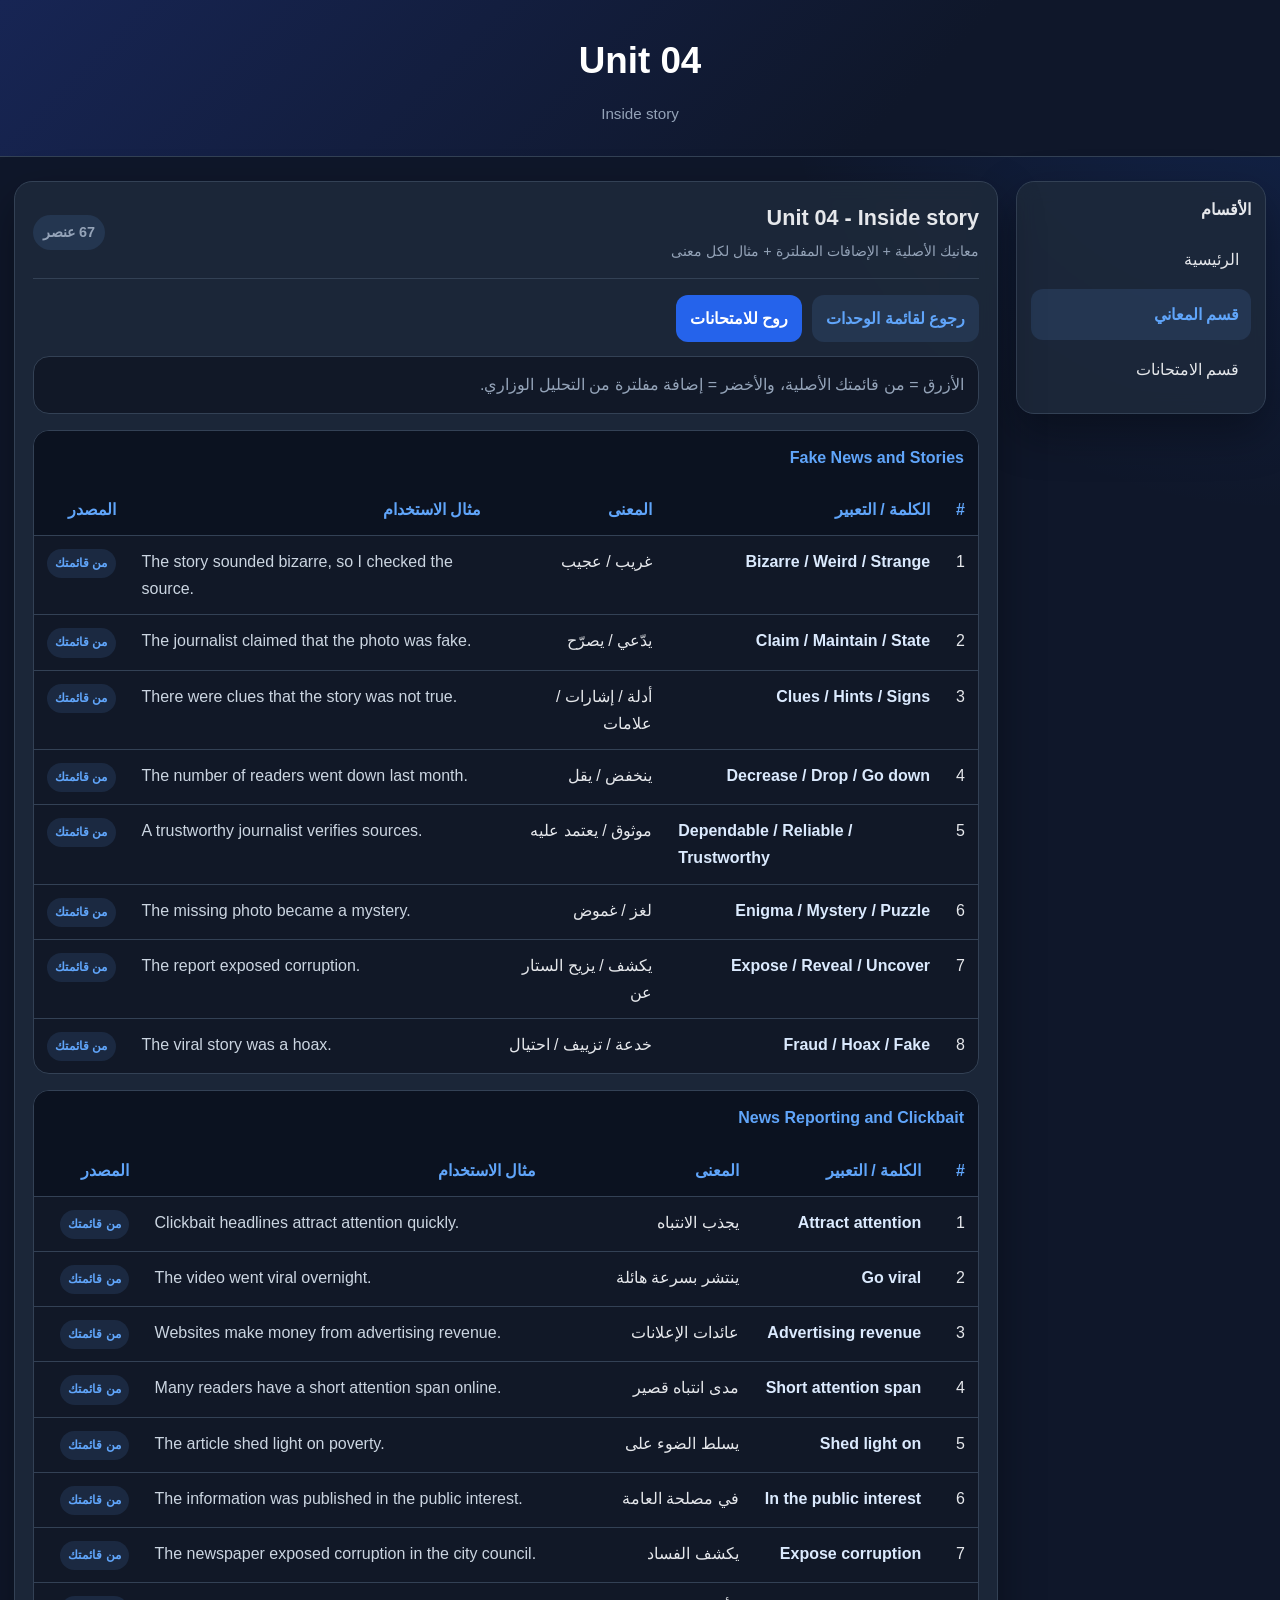
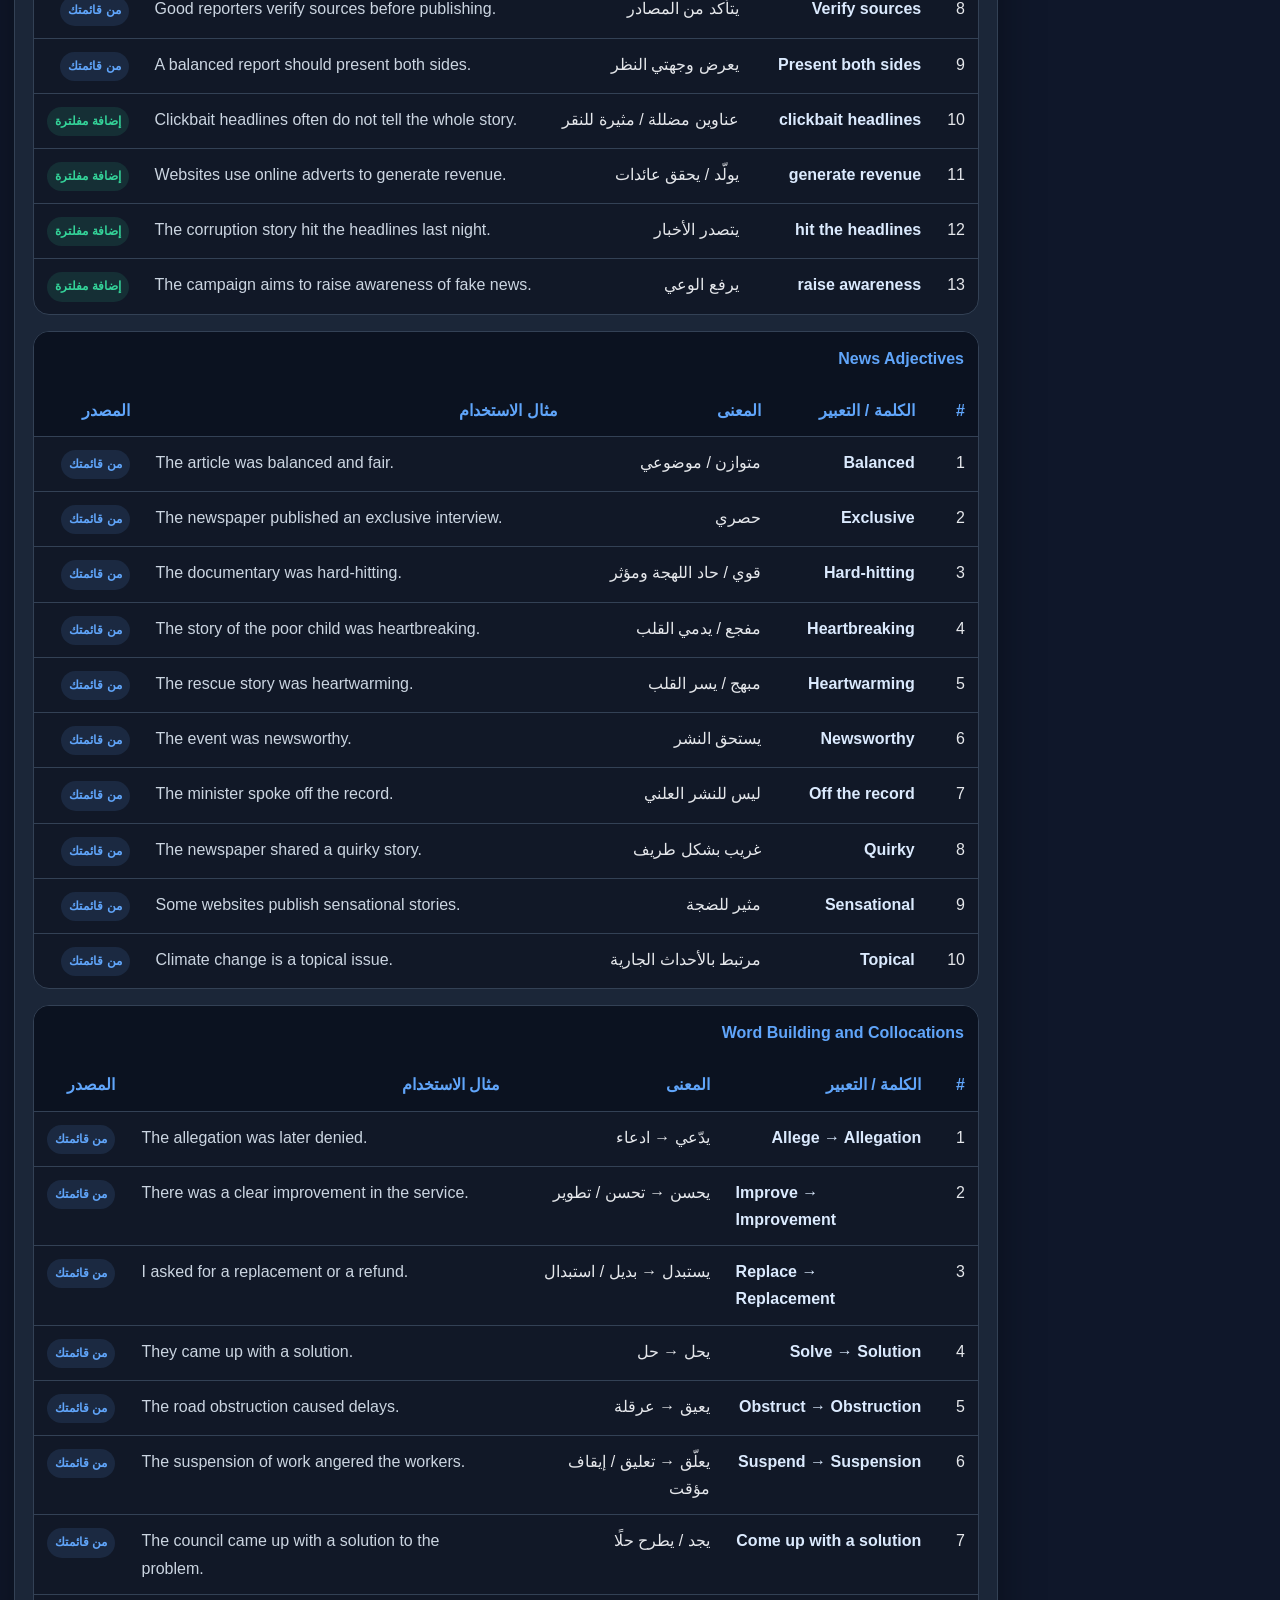
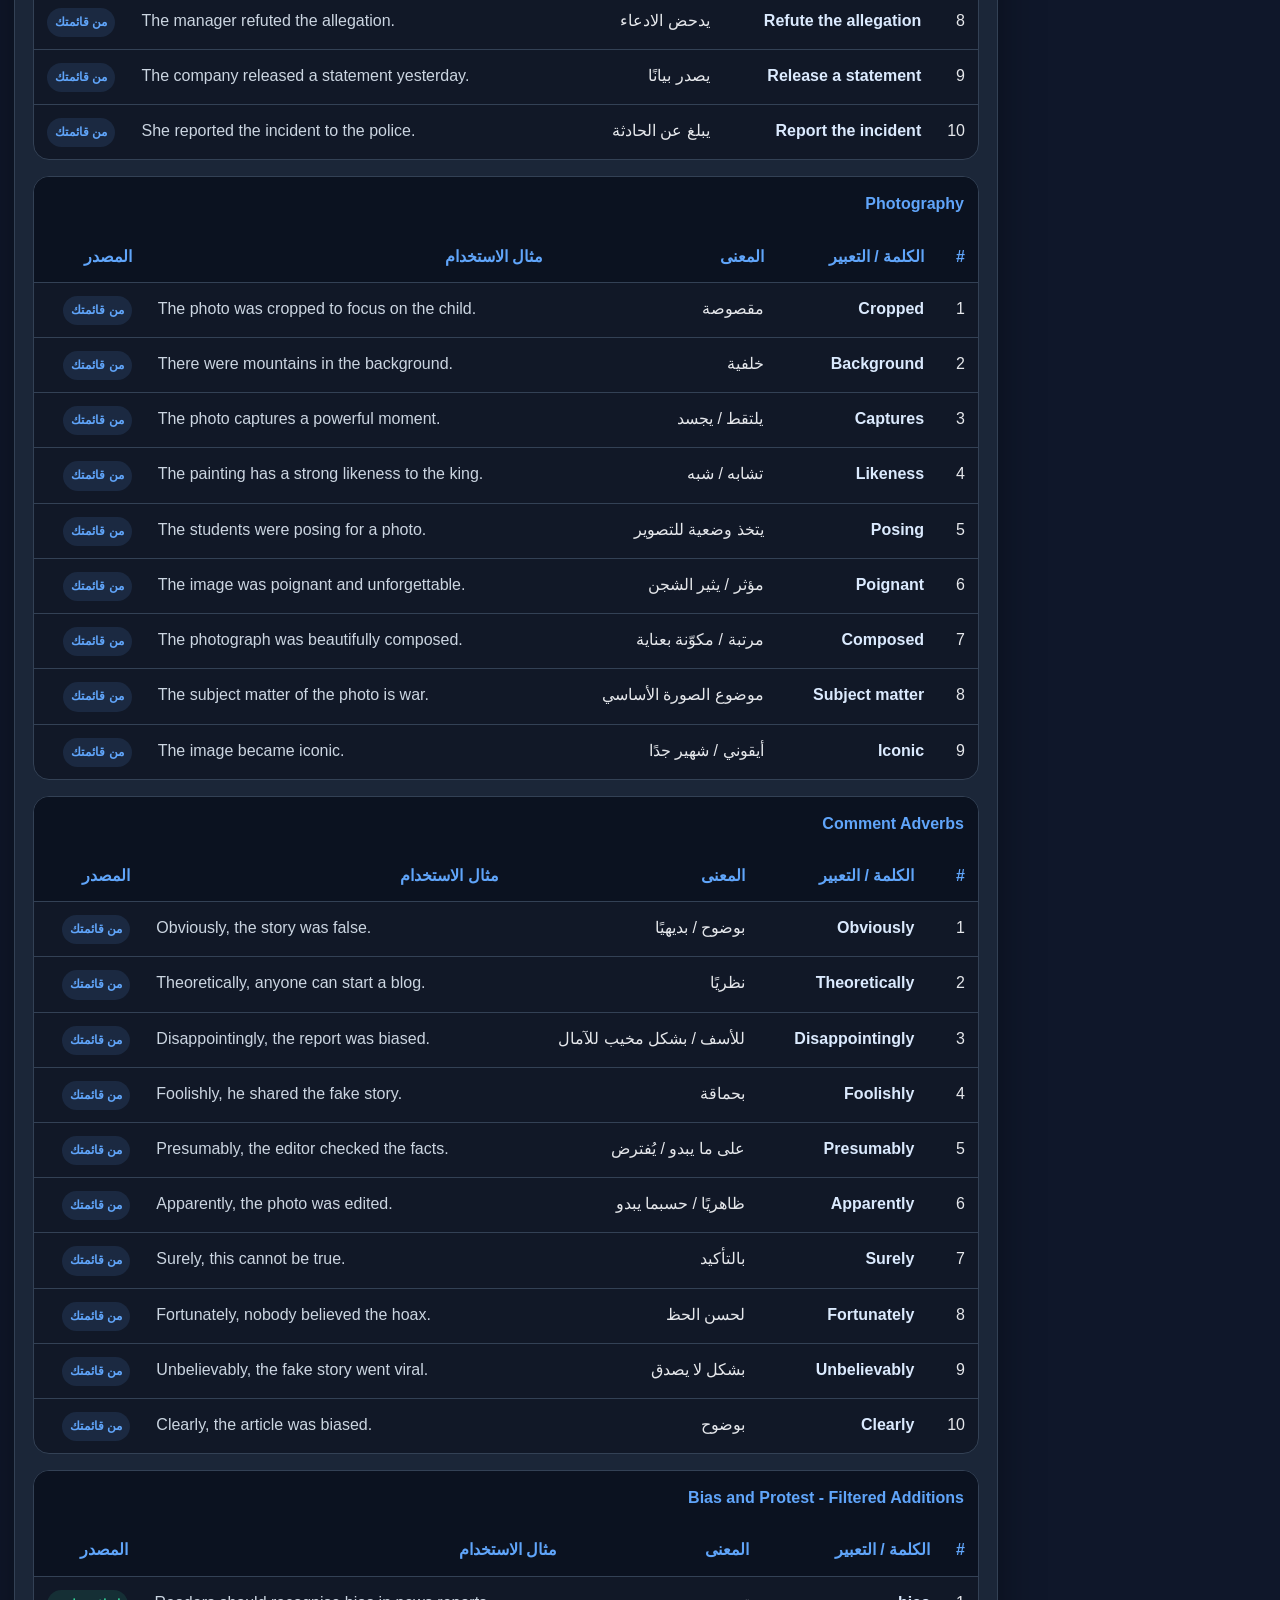
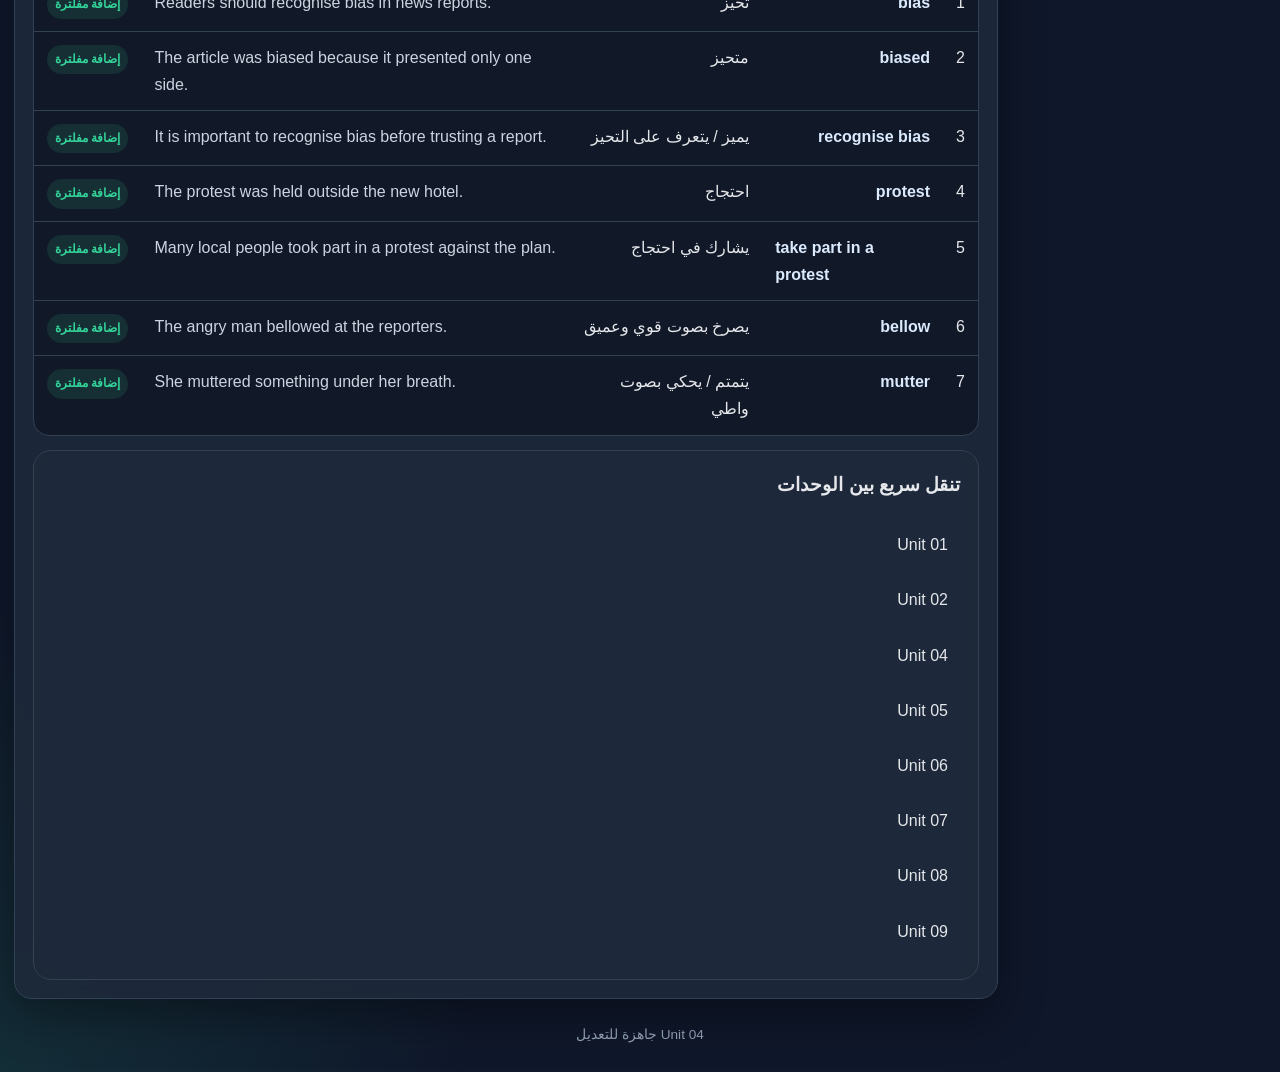
<file: units/unit-04.html>
<!DOCTYPE html>
<html lang="ar" dir="rtl">
<head>
  <meta charset="UTF-8" />
  <meta name="viewport" content="width=device-width, initial-scale=1.0" />
  <title>Unit 04 - Inside story</title>
  <link rel="stylesheet" href="../styles.css" />
</head>
<body>
  <header>
    <h1>Unit 04</h1>
    <p>Inside story</p>
  </header>
  <div class="wrapper">
    
<aside class="side-nav" aria-label="التنقل الرئيسي">
  <h2>الأقسام</h2>
  <a class="nav-link " href="../index.html">الرئيسية</a>
  <a class="nav-link active" href="../meanings.html">قسم المعاني</a>
  <a class="nav-link " href="../exams.html">قسم الامتحانات</a>
</aside>

    <main class="card">
      <div class="section-head">
        <div>
          <h2>Unit 04 - Inside story</h2>
          <span>معانيك الأصلية + الإضافات المفلترة + مثال لكل معنى</span>
        </div>
        <span class="badge">67 عنصر</span>
      </div>
      <div class="meaning-actions">
        <a class="btn ghost" href="../meanings.html">رجوع لقائمة الوحدات</a>
        <a class="btn" href="../exams.html">روح للامتحانات</a>
      </div>
      <div class="note-box">الأزرق = من قائمتك الأصلية، والأخضر = إضافة مفلترة من التحليل الوزاري.</div>
      
        <section class="unit-section">
          <h3>Fake News and Stories</h3>
          <div class="meaning-table-wrap">
            <table class="meaning-table">
              <thead>
                <tr>
                  <th>#</th>
                  <th>الكلمة / التعبير</th>
                  <th>المعنى</th>
                  <th>مثال الاستخدام</th>
                  <th>المصدر</th>
                </tr>
              </thead>
              <tbody>
            <tr>
              <td>1</td>
              <td><span class="term">Bizarre / Weird / Strange</span></td>
              <td>غريب / عجيب</td>
              <td><span class="example">The story sounded bizarre, so I checked the source.</span></td>
              <td><span class="source ">من قائمتك</span></td>
            </tr>
            
            <tr>
              <td>2</td>
              <td><span class="term">Claim / Maintain / State</span></td>
              <td>يدّعي / يصرّح</td>
              <td><span class="example">The journalist claimed that the photo was fake.</span></td>
              <td><span class="source ">من قائمتك</span></td>
            </tr>
            
            <tr>
              <td>3</td>
              <td><span class="term">Clues / Hints / Signs</span></td>
              <td>أدلة / إشارات / علامات</td>
              <td><span class="example">There were clues that the story was not true.</span></td>
              <td><span class="source ">من قائمتك</span></td>
            </tr>
            
            <tr>
              <td>4</td>
              <td><span class="term">Decrease / Drop / Go down</span></td>
              <td>ينخفض / يقل</td>
              <td><span class="example">The number of readers went down last month.</span></td>
              <td><span class="source ">من قائمتك</span></td>
            </tr>
            
            <tr>
              <td>5</td>
              <td><span class="term">Dependable / Reliable / Trustworthy</span></td>
              <td>موثوق / يعتمد عليه</td>
              <td><span class="example">A trustworthy journalist verifies sources.</span></td>
              <td><span class="source ">من قائمتك</span></td>
            </tr>
            
            <tr>
              <td>6</td>
              <td><span class="term">Enigma / Mystery / Puzzle</span></td>
              <td>لغز / غموض</td>
              <td><span class="example">The missing photo became a mystery.</span></td>
              <td><span class="source ">من قائمتك</span></td>
            </tr>
            
            <tr>
              <td>7</td>
              <td><span class="term">Expose / Reveal / Uncover</span></td>
              <td>يكشف / يزيح الستار عن</td>
              <td><span class="example">The report exposed corruption.</span></td>
              <td><span class="source ">من قائمتك</span></td>
            </tr>
            
            <tr>
              <td>8</td>
              <td><span class="term">Fraud / Hoax / Fake</span></td>
              <td>خدعة / تزييف / احتيال</td>
              <td><span class="example">The viral story was a hoax.</span></td>
              <td><span class="source ">من قائمتك</span></td>
            </tr>
            </tbody>
            </table>
          </div>
        </section>
        

        <section class="unit-section">
          <h3>News Reporting and Clickbait</h3>
          <div class="meaning-table-wrap">
            <table class="meaning-table">
              <thead>
                <tr>
                  <th>#</th>
                  <th>الكلمة / التعبير</th>
                  <th>المعنى</th>
                  <th>مثال الاستخدام</th>
                  <th>المصدر</th>
                </tr>
              </thead>
              <tbody>
            <tr>
              <td>1</td>
              <td><span class="term">Attract attention</span></td>
              <td>يجذب الانتباه</td>
              <td><span class="example">Clickbait headlines attract attention quickly.</span></td>
              <td><span class="source ">من قائمتك</span></td>
            </tr>
            
            <tr>
              <td>2</td>
              <td><span class="term">Go viral</span></td>
              <td>ينتشر بسرعة هائلة</td>
              <td><span class="example">The video went viral overnight.</span></td>
              <td><span class="source ">من قائمتك</span></td>
            </tr>
            
            <tr>
              <td>3</td>
              <td><span class="term">Advertising revenue</span></td>
              <td>عائدات الإعلانات</td>
              <td><span class="example">Websites make money from advertising revenue.</span></td>
              <td><span class="source ">من قائمتك</span></td>
            </tr>
            
            <tr>
              <td>4</td>
              <td><span class="term">Short attention span</span></td>
              <td>مدى انتباه قصير</td>
              <td><span class="example">Many readers have a short attention span online.</span></td>
              <td><span class="source ">من قائمتك</span></td>
            </tr>
            
            <tr>
              <td>5</td>
              <td><span class="term">Shed light on</span></td>
              <td>يسلط الضوء على</td>
              <td><span class="example">The article shed light on poverty.</span></td>
              <td><span class="source ">من قائمتك</span></td>
            </tr>
            
            <tr>
              <td>6</td>
              <td><span class="term">In the public interest</span></td>
              <td>في مصلحة العامة</td>
              <td><span class="example">The information was published in the public interest.</span></td>
              <td><span class="source ">من قائمتك</span></td>
            </tr>
            
            <tr>
              <td>7</td>
              <td><span class="term">Expose corruption</span></td>
              <td>يكشف الفساد</td>
              <td><span class="example">The newspaper exposed corruption in the city council.</span></td>
              <td><span class="source ">من قائمتك</span></td>
            </tr>
            
            <tr>
              <td>8</td>
              <td><span class="term">Verify sources</span></td>
              <td>يتأكد من المصادر</td>
              <td><span class="example">Good reporters verify sources before publishing.</span></td>
              <td><span class="source ">من قائمتك</span></td>
            </tr>
            
            <tr>
              <td>9</td>
              <td><span class="term">Present both sides</span></td>
              <td>يعرض وجهتي النظر</td>
              <td><span class="example">A balanced report should present both sides.</span></td>
              <td><span class="source ">من قائمتك</span></td>
            </tr>
            
            <tr>
              <td>10</td>
              <td><span class="term">clickbait headlines</span></td>
              <td>عناوين مضللة / مثيرة للنقر</td>
              <td><span class="example">Clickbait headlines often do not tell the whole story.</span></td>
              <td><span class="source filtered">إضافة مفلترة</span></td>
            </tr>
            
            <tr>
              <td>11</td>
              <td><span class="term">generate revenue</span></td>
              <td>يولّد / يحقق عائدات</td>
              <td><span class="example">Websites use online adverts to generate revenue.</span></td>
              <td><span class="source filtered">إضافة مفلترة</span></td>
            </tr>
            
            <tr>
              <td>12</td>
              <td><span class="term">hit the headlines</span></td>
              <td>يتصدر الأخبار</td>
              <td><span class="example">The corruption story hit the headlines last night.</span></td>
              <td><span class="source filtered">إضافة مفلترة</span></td>
            </tr>
            
            <tr>
              <td>13</td>
              <td><span class="term">raise awareness</span></td>
              <td>يرفع الوعي</td>
              <td><span class="example">The campaign aims to raise awareness of fake news.</span></td>
              <td><span class="source filtered">إضافة مفلترة</span></td>
            </tr>
            </tbody>
            </table>
          </div>
        </section>
        

        <section class="unit-section">
          <h3>News Adjectives</h3>
          <div class="meaning-table-wrap">
            <table class="meaning-table">
              <thead>
                <tr>
                  <th>#</th>
                  <th>الكلمة / التعبير</th>
                  <th>المعنى</th>
                  <th>مثال الاستخدام</th>
                  <th>المصدر</th>
                </tr>
              </thead>
              <tbody>
            <tr>
              <td>1</td>
              <td><span class="term">Balanced</span></td>
              <td>متوازن / موضوعي</td>
              <td><span class="example">The article was balanced and fair.</span></td>
              <td><span class="source ">من قائمتك</span></td>
            </tr>
            
            <tr>
              <td>2</td>
              <td><span class="term">Exclusive</span></td>
              <td>حصري</td>
              <td><span class="example">The newspaper published an exclusive interview.</span></td>
              <td><span class="source ">من قائمتك</span></td>
            </tr>
            
            <tr>
              <td>3</td>
              <td><span class="term">Hard-hitting</span></td>
              <td>قوي / حاد اللهجة ومؤثر</td>
              <td><span class="example">The documentary was hard-hitting.</span></td>
              <td><span class="source ">من قائمتك</span></td>
            </tr>
            
            <tr>
              <td>4</td>
              <td><span class="term">Heartbreaking</span></td>
              <td>مفجع / يدمي القلب</td>
              <td><span class="example">The story of the poor child was heartbreaking.</span></td>
              <td><span class="source ">من قائمتك</span></td>
            </tr>
            
            <tr>
              <td>5</td>
              <td><span class="term">Heartwarming</span></td>
              <td>مبهج / يسر القلب</td>
              <td><span class="example">The rescue story was heartwarming.</span></td>
              <td><span class="source ">من قائمتك</span></td>
            </tr>
            
            <tr>
              <td>6</td>
              <td><span class="term">Newsworthy</span></td>
              <td>يستحق النشر</td>
              <td><span class="example">The event was newsworthy.</span></td>
              <td><span class="source ">من قائمتك</span></td>
            </tr>
            
            <tr>
              <td>7</td>
              <td><span class="term">Off the record</span></td>
              <td>ليس للنشر العلني</td>
              <td><span class="example">The minister spoke off the record.</span></td>
              <td><span class="source ">من قائمتك</span></td>
            </tr>
            
            <tr>
              <td>8</td>
              <td><span class="term">Quirky</span></td>
              <td>غريب بشكل طريف</td>
              <td><span class="example">The newspaper shared a quirky story.</span></td>
              <td><span class="source ">من قائمتك</span></td>
            </tr>
            
            <tr>
              <td>9</td>
              <td><span class="term">Sensational</span></td>
              <td>مثير للضجة</td>
              <td><span class="example">Some websites publish sensational stories.</span></td>
              <td><span class="source ">من قائمتك</span></td>
            </tr>
            
            <tr>
              <td>10</td>
              <td><span class="term">Topical</span></td>
              <td>مرتبط بالأحداث الجارية</td>
              <td><span class="example">Climate change is a topical issue.</span></td>
              <td><span class="source ">من قائمتك</span></td>
            </tr>
            </tbody>
            </table>
          </div>
        </section>
        

        <section class="unit-section">
          <h3>Word Building and Collocations</h3>
          <div class="meaning-table-wrap">
            <table class="meaning-table">
              <thead>
                <tr>
                  <th>#</th>
                  <th>الكلمة / التعبير</th>
                  <th>المعنى</th>
                  <th>مثال الاستخدام</th>
                  <th>المصدر</th>
                </tr>
              </thead>
              <tbody>
            <tr>
              <td>1</td>
              <td><span class="term">Allege → Allegation</span></td>
              <td>يدّعي → ادعاء</td>
              <td><span class="example">The allegation was later denied.</span></td>
              <td><span class="source ">من قائمتك</span></td>
            </tr>
            
            <tr>
              <td>2</td>
              <td><span class="term">Improve → Improvement</span></td>
              <td>يحسن → تحسن / تطوير</td>
              <td><span class="example">There was a clear improvement in the service.</span></td>
              <td><span class="source ">من قائمتك</span></td>
            </tr>
            
            <tr>
              <td>3</td>
              <td><span class="term">Replace → Replacement</span></td>
              <td>يستبدل → بديل / استبدال</td>
              <td><span class="example">I asked for a replacement or a refund.</span></td>
              <td><span class="source ">من قائمتك</span></td>
            </tr>
            
            <tr>
              <td>4</td>
              <td><span class="term">Solve → Solution</span></td>
              <td>يحل → حل</td>
              <td><span class="example">They came up with a solution.</span></td>
              <td><span class="source ">من قائمتك</span></td>
            </tr>
            
            <tr>
              <td>5</td>
              <td><span class="term">Obstruct → Obstruction</span></td>
              <td>يعيق → عرقلة</td>
              <td><span class="example">The road obstruction caused delays.</span></td>
              <td><span class="source ">من قائمتك</span></td>
            </tr>
            
            <tr>
              <td>6</td>
              <td><span class="term">Suspend → Suspension</span></td>
              <td>يعلّق → تعليق / إيقاف مؤقت</td>
              <td><span class="example">The suspension of work angered the workers.</span></td>
              <td><span class="source ">من قائمتك</span></td>
            </tr>
            
            <tr>
              <td>7</td>
              <td><span class="term">Come up with a solution</span></td>
              <td>يجد / يطرح حلًا</td>
              <td><span class="example">The council came up with a solution to the problem.</span></td>
              <td><span class="source ">من قائمتك</span></td>
            </tr>
            
            <tr>
              <td>8</td>
              <td><span class="term">Refute the allegation</span></td>
              <td>يدحض الادعاء</td>
              <td><span class="example">The manager refuted the allegation.</span></td>
              <td><span class="source ">من قائمتك</span></td>
            </tr>
            
            <tr>
              <td>9</td>
              <td><span class="term">Release a statement</span></td>
              <td>يصدر بيانًا</td>
              <td><span class="example">The company released a statement yesterday.</span></td>
              <td><span class="source ">من قائمتك</span></td>
            </tr>
            
            <tr>
              <td>10</td>
              <td><span class="term">Report the incident</span></td>
              <td>يبلغ عن الحادثة</td>
              <td><span class="example">She reported the incident to the police.</span></td>
              <td><span class="source ">من قائمتك</span></td>
            </tr>
            </tbody>
            </table>
          </div>
        </section>
        

        <section class="unit-section">
          <h3>Photography</h3>
          <div class="meaning-table-wrap">
            <table class="meaning-table">
              <thead>
                <tr>
                  <th>#</th>
                  <th>الكلمة / التعبير</th>
                  <th>المعنى</th>
                  <th>مثال الاستخدام</th>
                  <th>المصدر</th>
                </tr>
              </thead>
              <tbody>
            <tr>
              <td>1</td>
              <td><span class="term">Cropped</span></td>
              <td>مقصوصة</td>
              <td><span class="example">The photo was cropped to focus on the child.</span></td>
              <td><span class="source ">من قائمتك</span></td>
            </tr>
            
            <tr>
              <td>2</td>
              <td><span class="term">Background</span></td>
              <td>خلفية</td>
              <td><span class="example">There were mountains in the background.</span></td>
              <td><span class="source ">من قائمتك</span></td>
            </tr>
            
            <tr>
              <td>3</td>
              <td><span class="term">Captures</span></td>
              <td>يلتقط / يجسد</td>
              <td><span class="example">The photo captures a powerful moment.</span></td>
              <td><span class="source ">من قائمتك</span></td>
            </tr>
            
            <tr>
              <td>4</td>
              <td><span class="term">Likeness</span></td>
              <td>تشابه / شبه</td>
              <td><span class="example">The painting has a strong likeness to the king.</span></td>
              <td><span class="source ">من قائمتك</span></td>
            </tr>
            
            <tr>
              <td>5</td>
              <td><span class="term">Posing</span></td>
              <td>يتخذ وضعية للتصوير</td>
              <td><span class="example">The students were posing for a photo.</span></td>
              <td><span class="source ">من قائمتك</span></td>
            </tr>
            
            <tr>
              <td>6</td>
              <td><span class="term">Poignant</span></td>
              <td>مؤثر / يثير الشجن</td>
              <td><span class="example">The image was poignant and unforgettable.</span></td>
              <td><span class="source ">من قائمتك</span></td>
            </tr>
            
            <tr>
              <td>7</td>
              <td><span class="term">Composed</span></td>
              <td>مرتبة / مكوّنة بعناية</td>
              <td><span class="example">The photograph was beautifully composed.</span></td>
              <td><span class="source ">من قائمتك</span></td>
            </tr>
            
            <tr>
              <td>8</td>
              <td><span class="term">Subject matter</span></td>
              <td>موضوع الصورة الأساسي</td>
              <td><span class="example">The subject matter of the photo is war.</span></td>
              <td><span class="source ">من قائمتك</span></td>
            </tr>
            
            <tr>
              <td>9</td>
              <td><span class="term">Iconic</span></td>
              <td>أيقوني / شهير جدًا</td>
              <td><span class="example">The image became iconic.</span></td>
              <td><span class="source ">من قائمتك</span></td>
            </tr>
            </tbody>
            </table>
          </div>
        </section>
        

        <section class="unit-section">
          <h3>Comment Adverbs</h3>
          <div class="meaning-table-wrap">
            <table class="meaning-table">
              <thead>
                <tr>
                  <th>#</th>
                  <th>الكلمة / التعبير</th>
                  <th>المعنى</th>
                  <th>مثال الاستخدام</th>
                  <th>المصدر</th>
                </tr>
              </thead>
              <tbody>
            <tr>
              <td>1</td>
              <td><span class="term">Obviously</span></td>
              <td>بوضوح / بديهيًا</td>
              <td><span class="example">Obviously, the story was false.</span></td>
              <td><span class="source ">من قائمتك</span></td>
            </tr>
            
            <tr>
              <td>2</td>
              <td><span class="term">Theoretically</span></td>
              <td>نظريًا</td>
              <td><span class="example">Theoretically, anyone can start a blog.</span></td>
              <td><span class="source ">من قائمتك</span></td>
            </tr>
            
            <tr>
              <td>3</td>
              <td><span class="term">Disappointingly</span></td>
              <td>للأسف / بشكل مخيب للآمال</td>
              <td><span class="example">Disappointingly, the report was biased.</span></td>
              <td><span class="source ">من قائمتك</span></td>
            </tr>
            
            <tr>
              <td>4</td>
              <td><span class="term">Foolishly</span></td>
              <td>بحماقة</td>
              <td><span class="example">Foolishly, he shared the fake story.</span></td>
              <td><span class="source ">من قائمتك</span></td>
            </tr>
            
            <tr>
              <td>5</td>
              <td><span class="term">Presumably</span></td>
              <td>على ما يبدو / يُفترض</td>
              <td><span class="example">Presumably, the editor checked the facts.</span></td>
              <td><span class="source ">من قائمتك</span></td>
            </tr>
            
            <tr>
              <td>6</td>
              <td><span class="term">Apparently</span></td>
              <td>ظاهريًا / حسبما يبدو</td>
              <td><span class="example">Apparently, the photo was edited.</span></td>
              <td><span class="source ">من قائمتك</span></td>
            </tr>
            
            <tr>
              <td>7</td>
              <td><span class="term">Surely</span></td>
              <td>بالتأكيد</td>
              <td><span class="example">Surely, this cannot be true.</span></td>
              <td><span class="source ">من قائمتك</span></td>
            </tr>
            
            <tr>
              <td>8</td>
              <td><span class="term">Fortunately</span></td>
              <td>لحسن الحظ</td>
              <td><span class="example">Fortunately, nobody believed the hoax.</span></td>
              <td><span class="source ">من قائمتك</span></td>
            </tr>
            
            <tr>
              <td>9</td>
              <td><span class="term">Unbelievably</span></td>
              <td>بشكل لا يصدق</td>
              <td><span class="example">Unbelievably, the fake story went viral.</span></td>
              <td><span class="source ">من قائمتك</span></td>
            </tr>
            
            <tr>
              <td>10</td>
              <td><span class="term">Clearly</span></td>
              <td>بوضوح</td>
              <td><span class="example">Clearly, the article was biased.</span></td>
              <td><span class="source ">من قائمتك</span></td>
            </tr>
            </tbody>
            </table>
          </div>
        </section>
        

        <section class="unit-section">
          <h3>Bias and Protest - Filtered Additions</h3>
          <div class="meaning-table-wrap">
            <table class="meaning-table">
              <thead>
                <tr>
                  <th>#</th>
                  <th>الكلمة / التعبير</th>
                  <th>المعنى</th>
                  <th>مثال الاستخدام</th>
                  <th>المصدر</th>
                </tr>
              </thead>
              <tbody>
            <tr>
              <td>1</td>
              <td><span class="term">bias</span></td>
              <td>تحيز</td>
              <td><span class="example">Readers should recognise bias in news reports.</span></td>
              <td><span class="source filtered">إضافة مفلترة</span></td>
            </tr>
            
            <tr>
              <td>2</td>
              <td><span class="term">biased</span></td>
              <td>متحيز</td>
              <td><span class="example">The article was biased because it presented only one side.</span></td>
              <td><span class="source filtered">إضافة مفلترة</span></td>
            </tr>
            
            <tr>
              <td>3</td>
              <td><span class="term">recognise bias</span></td>
              <td>يميز / يتعرف على التحيز</td>
              <td><span class="example">It is important to recognise bias before trusting a report.</span></td>
              <td><span class="source filtered">إضافة مفلترة</span></td>
            </tr>
            
            <tr>
              <td>4</td>
              <td><span class="term">protest</span></td>
              <td>احتجاج</td>
              <td><span class="example">The protest was held outside the new hotel.</span></td>
              <td><span class="source filtered">إضافة مفلترة</span></td>
            </tr>
            
            <tr>
              <td>5</td>
              <td><span class="term">take part in a protest</span></td>
              <td>يشارك في احتجاج</td>
              <td><span class="example">Many local people took part in a protest against the plan.</span></td>
              <td><span class="source filtered">إضافة مفلترة</span></td>
            </tr>
            
            <tr>
              <td>6</td>
              <td><span class="term">bellow</span></td>
              <td>يصرخ بصوت قوي وعميق</td>
              <td><span class="example">The angry man bellowed at the reporters.</span></td>
              <td><span class="source filtered">إضافة مفلترة</span></td>
            </tr>
            
            <tr>
              <td>7</td>
              <td><span class="term">mutter</span></td>
              <td>يتمتم / يحكي بصوت واطي</td>
              <td><span class="example">She muttered something under her breath.</span></td>
              <td><span class="source filtered">إضافة مفلترة</span></td>
            </tr>
            </tbody>
            </table>
          </div>
        </section>
        
      <div class="card" style="box-shadow: none; margin-top: 14px;">
        <h3 style="margin-top: 0;">تنقل سريع بين الوحدات</h3>
        <div><a class="nav-link" href="unit-01.html">Unit 01</a>
<a class="nav-link" href="unit-02.html">Unit 02</a>
<a class="nav-link" href="unit-04.html">Unit 04</a>
<a class="nav-link" href="unit-05.html">Unit 05</a>
<a class="nav-link" href="unit-06.html">Unit 06</a>
<a class="nav-link" href="unit-07.html">Unit 07</a>
<a class="nav-link" href="unit-08.html">Unit 08</a>
<a class="nav-link" href="unit-09.html">Unit 09</a></div>
      </div>
    </main>
  </div>
  <footer>Unit 04 جاهزة للتعديل</footer>
</body>
</html>
</file>
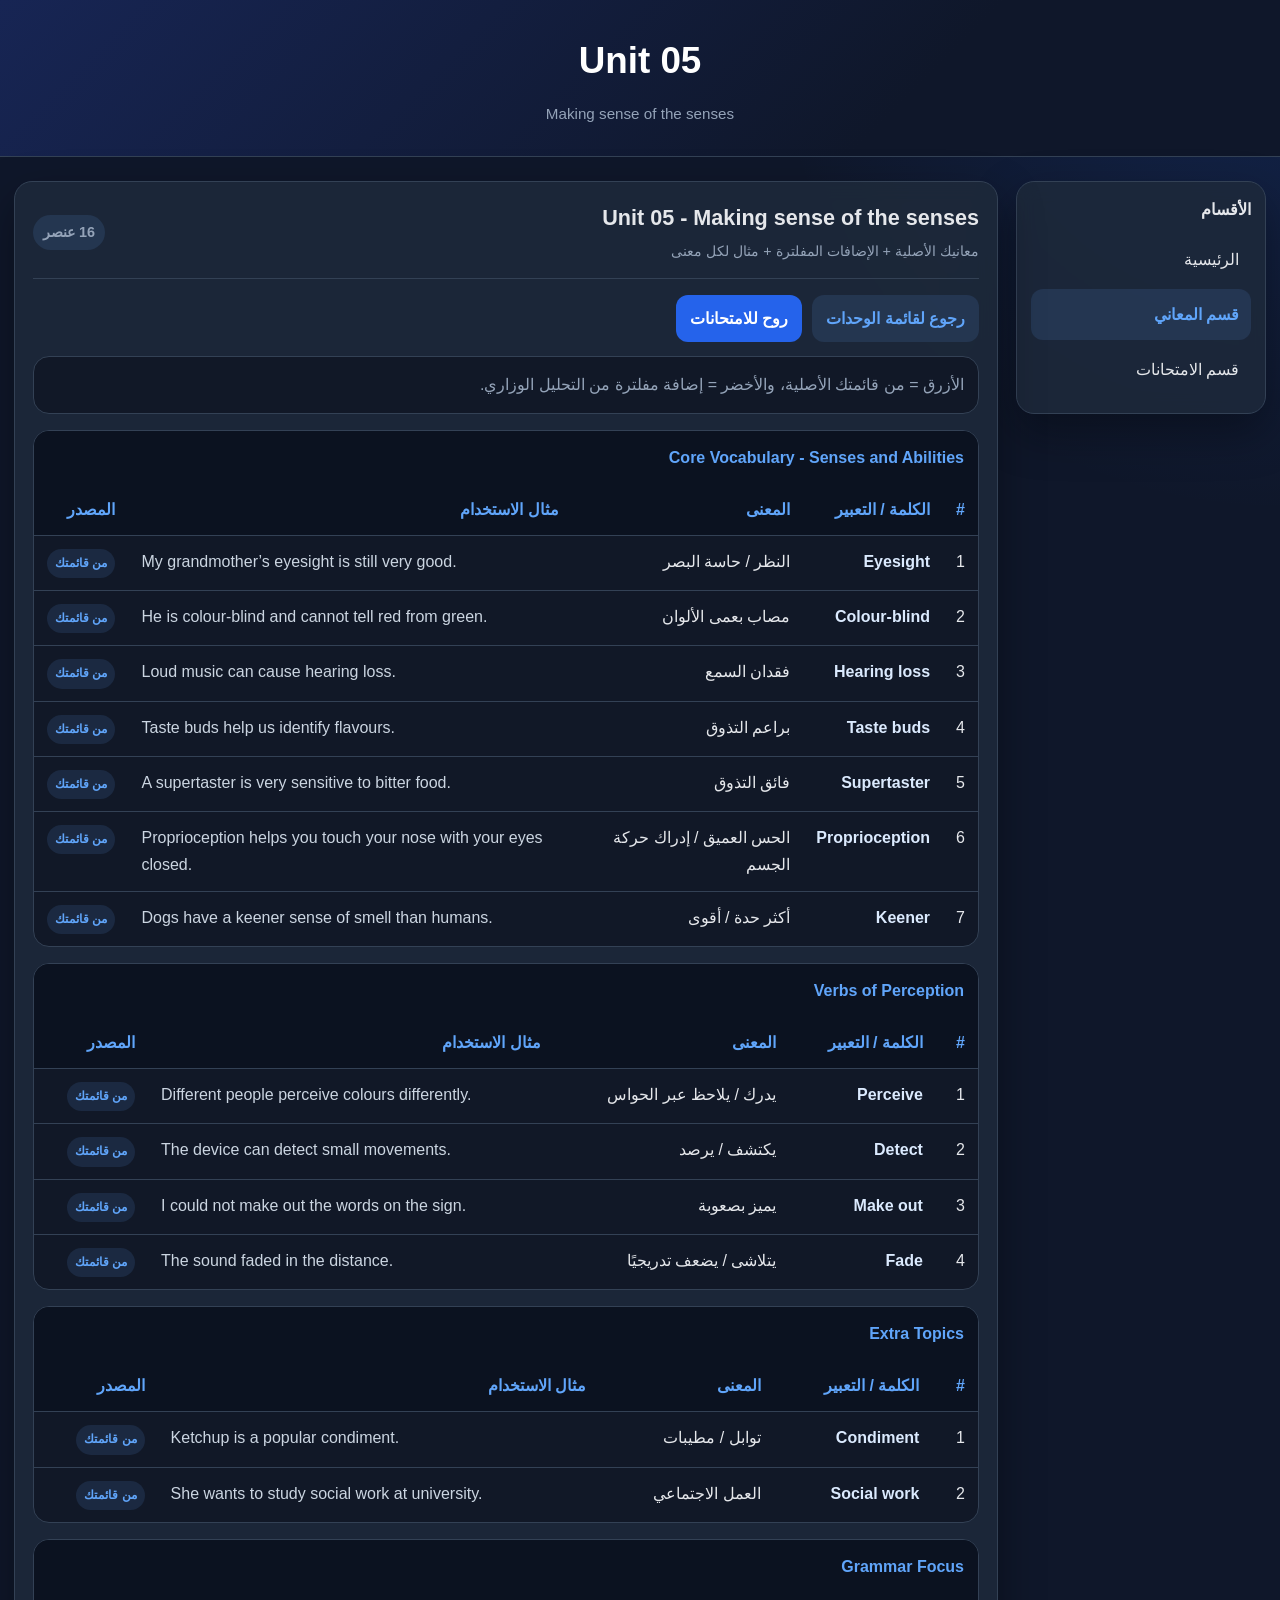
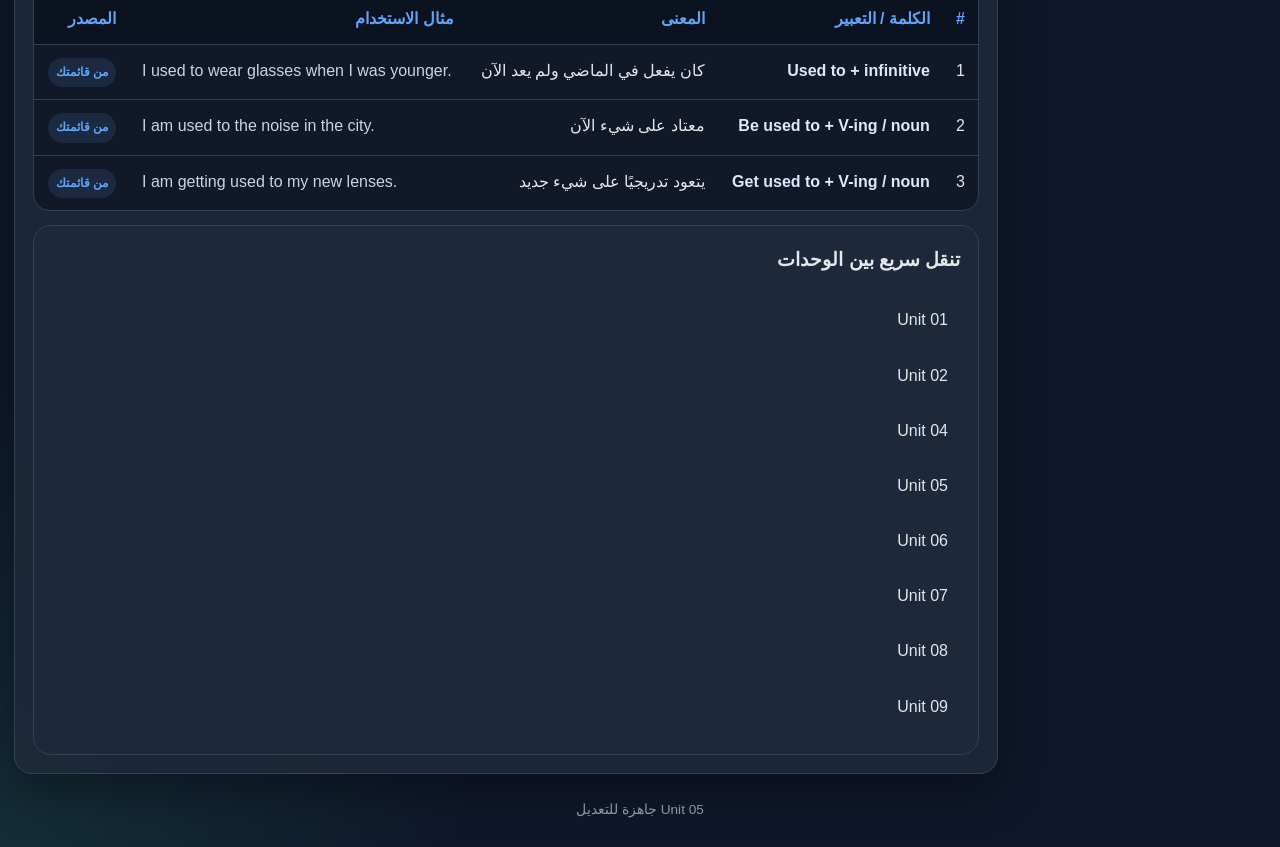
<file: units/unit-05.html>
<!DOCTYPE html>
<html lang="ar" dir="rtl">
<head>
  <meta charset="UTF-8" />
  <meta name="viewport" content="width=device-width, initial-scale=1.0" />
  <title>Unit 05 - Making sense of the senses</title>
  <link rel="stylesheet" href="../styles.css" />
</head>
<body>
  <header>
    <h1>Unit 05</h1>
    <p>Making sense of the senses</p>
  </header>
  <div class="wrapper">
    
<aside class="side-nav" aria-label="التنقل الرئيسي">
  <h2>الأقسام</h2>
  <a class="nav-link " href="../index.html">الرئيسية</a>
  <a class="nav-link active" href="../meanings.html">قسم المعاني</a>
  <a class="nav-link " href="../exams.html">قسم الامتحانات</a>
</aside>

    <main class="card">
      <div class="section-head">
        <div>
          <h2>Unit 05 - Making sense of the senses</h2>
          <span>معانيك الأصلية + الإضافات المفلترة + مثال لكل معنى</span>
        </div>
        <span class="badge">16 عنصر</span>
      </div>
      <div class="meaning-actions">
        <a class="btn ghost" href="../meanings.html">رجوع لقائمة الوحدات</a>
        <a class="btn" href="../exams.html">روح للامتحانات</a>
      </div>
      <div class="note-box">الأزرق = من قائمتك الأصلية، والأخضر = إضافة مفلترة من التحليل الوزاري.</div>
      
        <section class="unit-section">
          <h3>Core Vocabulary - Senses and Abilities</h3>
          <div class="meaning-table-wrap">
            <table class="meaning-table">
              <thead>
                <tr>
                  <th>#</th>
                  <th>الكلمة / التعبير</th>
                  <th>المعنى</th>
                  <th>مثال الاستخدام</th>
                  <th>المصدر</th>
                </tr>
              </thead>
              <tbody>
            <tr>
              <td>1</td>
              <td><span class="term">Eyesight</span></td>
              <td>النظر / حاسة البصر</td>
              <td><span class="example">My grandmother’s eyesight is still very good.</span></td>
              <td><span class="source ">من قائمتك</span></td>
            </tr>
            
            <tr>
              <td>2</td>
              <td><span class="term">Colour-blind</span></td>
              <td>مصاب بعمى الألوان</td>
              <td><span class="example">He is colour-blind and cannot tell red from green.</span></td>
              <td><span class="source ">من قائمتك</span></td>
            </tr>
            
            <tr>
              <td>3</td>
              <td><span class="term">Hearing loss</span></td>
              <td>فقدان السمع</td>
              <td><span class="example">Loud music can cause hearing loss.</span></td>
              <td><span class="source ">من قائمتك</span></td>
            </tr>
            
            <tr>
              <td>4</td>
              <td><span class="term">Taste buds</span></td>
              <td>براعم التذوق</td>
              <td><span class="example">Taste buds help us identify flavours.</span></td>
              <td><span class="source ">من قائمتك</span></td>
            </tr>
            
            <tr>
              <td>5</td>
              <td><span class="term">Supertaster</span></td>
              <td>فائق التذوق</td>
              <td><span class="example">A supertaster is very sensitive to bitter food.</span></td>
              <td><span class="source ">من قائمتك</span></td>
            </tr>
            
            <tr>
              <td>6</td>
              <td><span class="term">Proprioception</span></td>
              <td>الحس العميق / إدراك حركة الجسم</td>
              <td><span class="example">Proprioception helps you touch your nose with your eyes closed.</span></td>
              <td><span class="source ">من قائمتك</span></td>
            </tr>
            
            <tr>
              <td>7</td>
              <td><span class="term">Keener</span></td>
              <td>أكثر حدة / أقوى</td>
              <td><span class="example">Dogs have a keener sense of smell than humans.</span></td>
              <td><span class="source ">من قائمتك</span></td>
            </tr>
            </tbody>
            </table>
          </div>
        </section>
        

        <section class="unit-section">
          <h3>Verbs of Perception</h3>
          <div class="meaning-table-wrap">
            <table class="meaning-table">
              <thead>
                <tr>
                  <th>#</th>
                  <th>الكلمة / التعبير</th>
                  <th>المعنى</th>
                  <th>مثال الاستخدام</th>
                  <th>المصدر</th>
                </tr>
              </thead>
              <tbody>
            <tr>
              <td>1</td>
              <td><span class="term">Perceive</span></td>
              <td>يدرك / يلاحظ عبر الحواس</td>
              <td><span class="example">Different people perceive colours differently.</span></td>
              <td><span class="source ">من قائمتك</span></td>
            </tr>
            
            <tr>
              <td>2</td>
              <td><span class="term">Detect</span></td>
              <td>يكتشف / يرصد</td>
              <td><span class="example">The device can detect small movements.</span></td>
              <td><span class="source ">من قائمتك</span></td>
            </tr>
            
            <tr>
              <td>3</td>
              <td><span class="term">Make out</span></td>
              <td>يميز بصعوبة</td>
              <td><span class="example">I could not make out the words on the sign.</span></td>
              <td><span class="source ">من قائمتك</span></td>
            </tr>
            
            <tr>
              <td>4</td>
              <td><span class="term">Fade</span></td>
              <td>يتلاشى / يضعف تدريجيًا</td>
              <td><span class="example">The sound faded in the distance.</span></td>
              <td><span class="source ">من قائمتك</span></td>
            </tr>
            </tbody>
            </table>
          </div>
        </section>
        

        <section class="unit-section">
          <h3>Extra Topics</h3>
          <div class="meaning-table-wrap">
            <table class="meaning-table">
              <thead>
                <tr>
                  <th>#</th>
                  <th>الكلمة / التعبير</th>
                  <th>المعنى</th>
                  <th>مثال الاستخدام</th>
                  <th>المصدر</th>
                </tr>
              </thead>
              <tbody>
            <tr>
              <td>1</td>
              <td><span class="term">Condiment</span></td>
              <td>توابل / مطيبات</td>
              <td><span class="example">Ketchup is a popular condiment.</span></td>
              <td><span class="source ">من قائمتك</span></td>
            </tr>
            
            <tr>
              <td>2</td>
              <td><span class="term">Social work</span></td>
              <td>العمل الاجتماعي</td>
              <td><span class="example">She wants to study social work at university.</span></td>
              <td><span class="source ">من قائمتك</span></td>
            </tr>
            </tbody>
            </table>
          </div>
        </section>
        

        <section class="unit-section">
          <h3>Grammar Focus</h3>
          <div class="meaning-table-wrap">
            <table class="meaning-table">
              <thead>
                <tr>
                  <th>#</th>
                  <th>الكلمة / التعبير</th>
                  <th>المعنى</th>
                  <th>مثال الاستخدام</th>
                  <th>المصدر</th>
                </tr>
              </thead>
              <tbody>
            <tr>
              <td>1</td>
              <td><span class="term">Used to + infinitive</span></td>
              <td>كان يفعل في الماضي ولم يعد الآن</td>
              <td><span class="example">I used to wear glasses when I was younger.</span></td>
              <td><span class="source ">من قائمتك</span></td>
            </tr>
            
            <tr>
              <td>2</td>
              <td><span class="term">Be used to + V-ing / noun</span></td>
              <td>معتاد على شيء الآن</td>
              <td><span class="example">I am used to the noise in the city.</span></td>
              <td><span class="source ">من قائمتك</span></td>
            </tr>
            
            <tr>
              <td>3</td>
              <td><span class="term">Get used to + V-ing / noun</span></td>
              <td>يتعود تدريجيًا على شيء جديد</td>
              <td><span class="example">I am getting used to my new lenses.</span></td>
              <td><span class="source ">من قائمتك</span></td>
            </tr>
            </tbody>
            </table>
          </div>
        </section>
        
      <div class="card" style="box-shadow: none; margin-top: 14px;">
        <h3 style="margin-top: 0;">تنقل سريع بين الوحدات</h3>
        <div><a class="nav-link" href="unit-01.html">Unit 01</a>
<a class="nav-link" href="unit-02.html">Unit 02</a>
<a class="nav-link" href="unit-04.html">Unit 04</a>
<a class="nav-link" href="unit-05.html">Unit 05</a>
<a class="nav-link" href="unit-06.html">Unit 06</a>
<a class="nav-link" href="unit-07.html">Unit 07</a>
<a class="nav-link" href="unit-08.html">Unit 08</a>
<a class="nav-link" href="unit-09.html">Unit 09</a></div>
      </div>
    </main>
  </div>
  <footer>Unit 05 جاهزة للتعديل</footer>
</body>
</html>
</file>
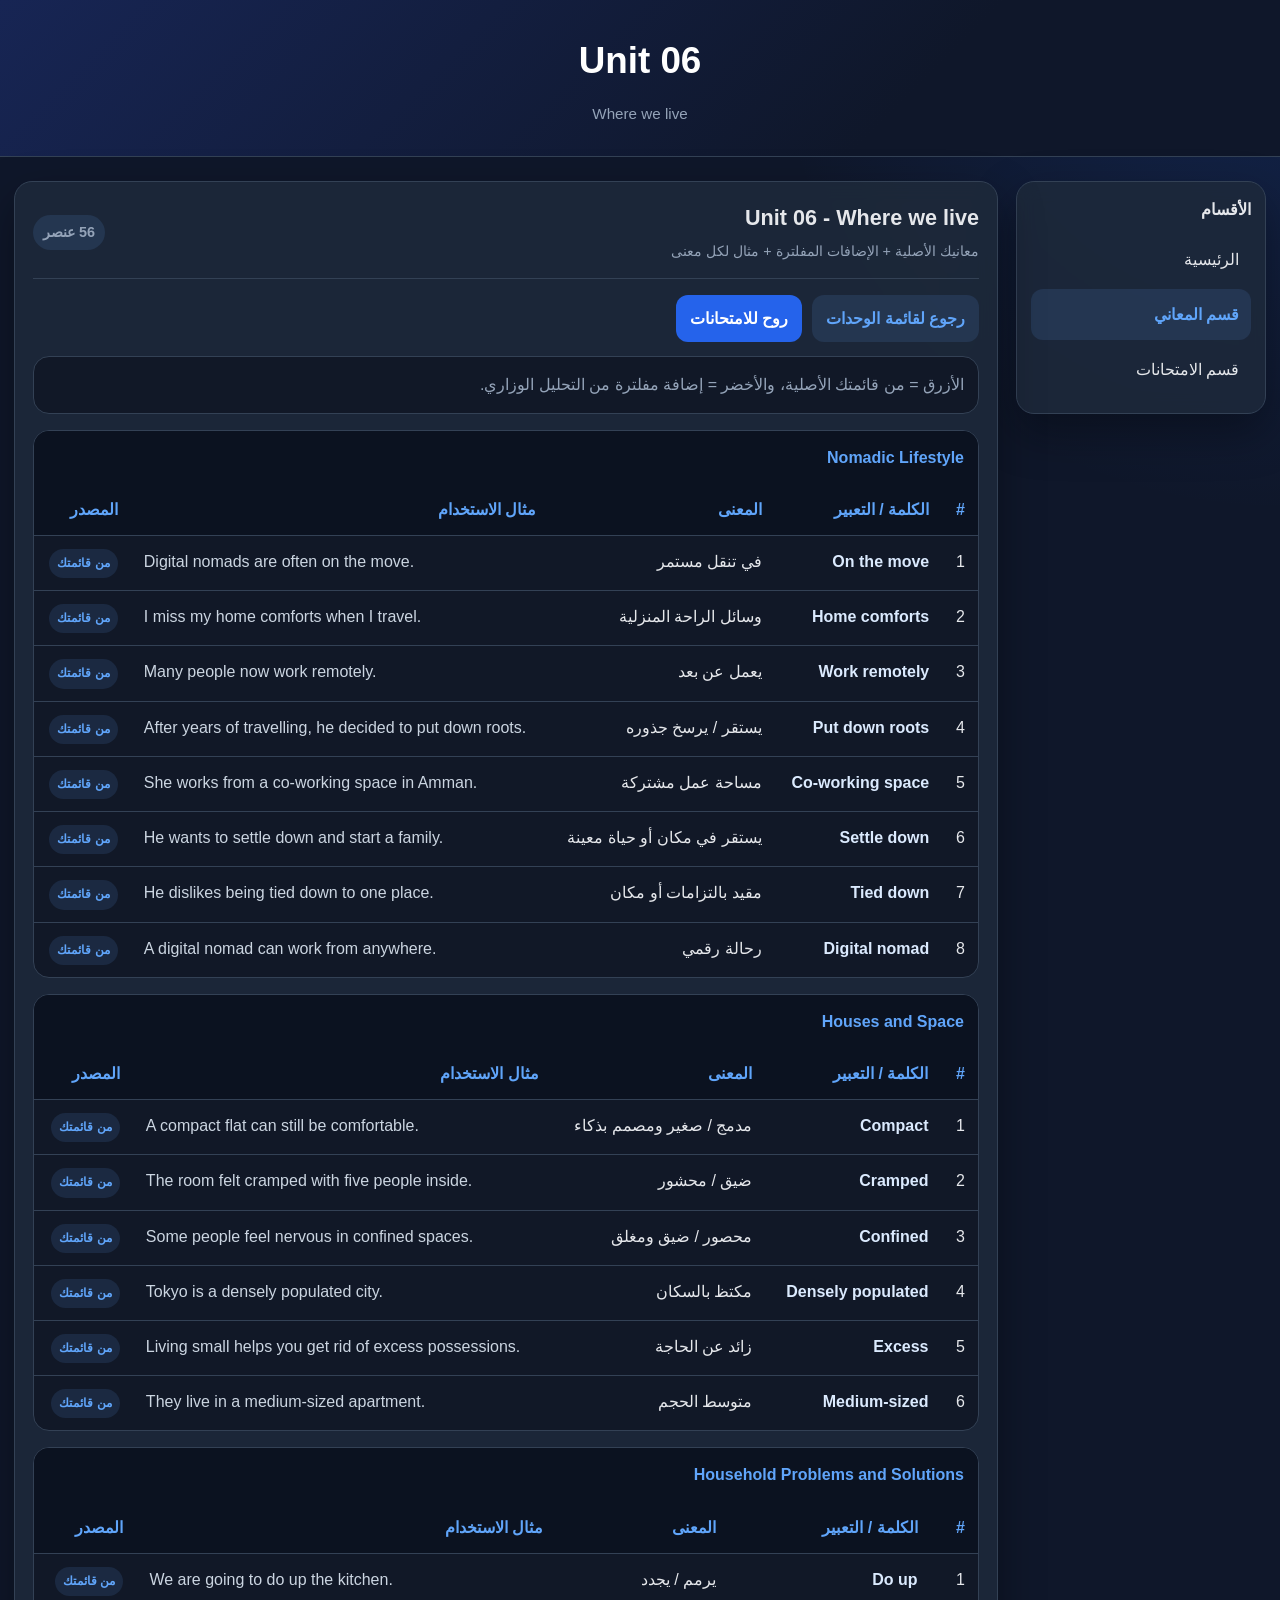
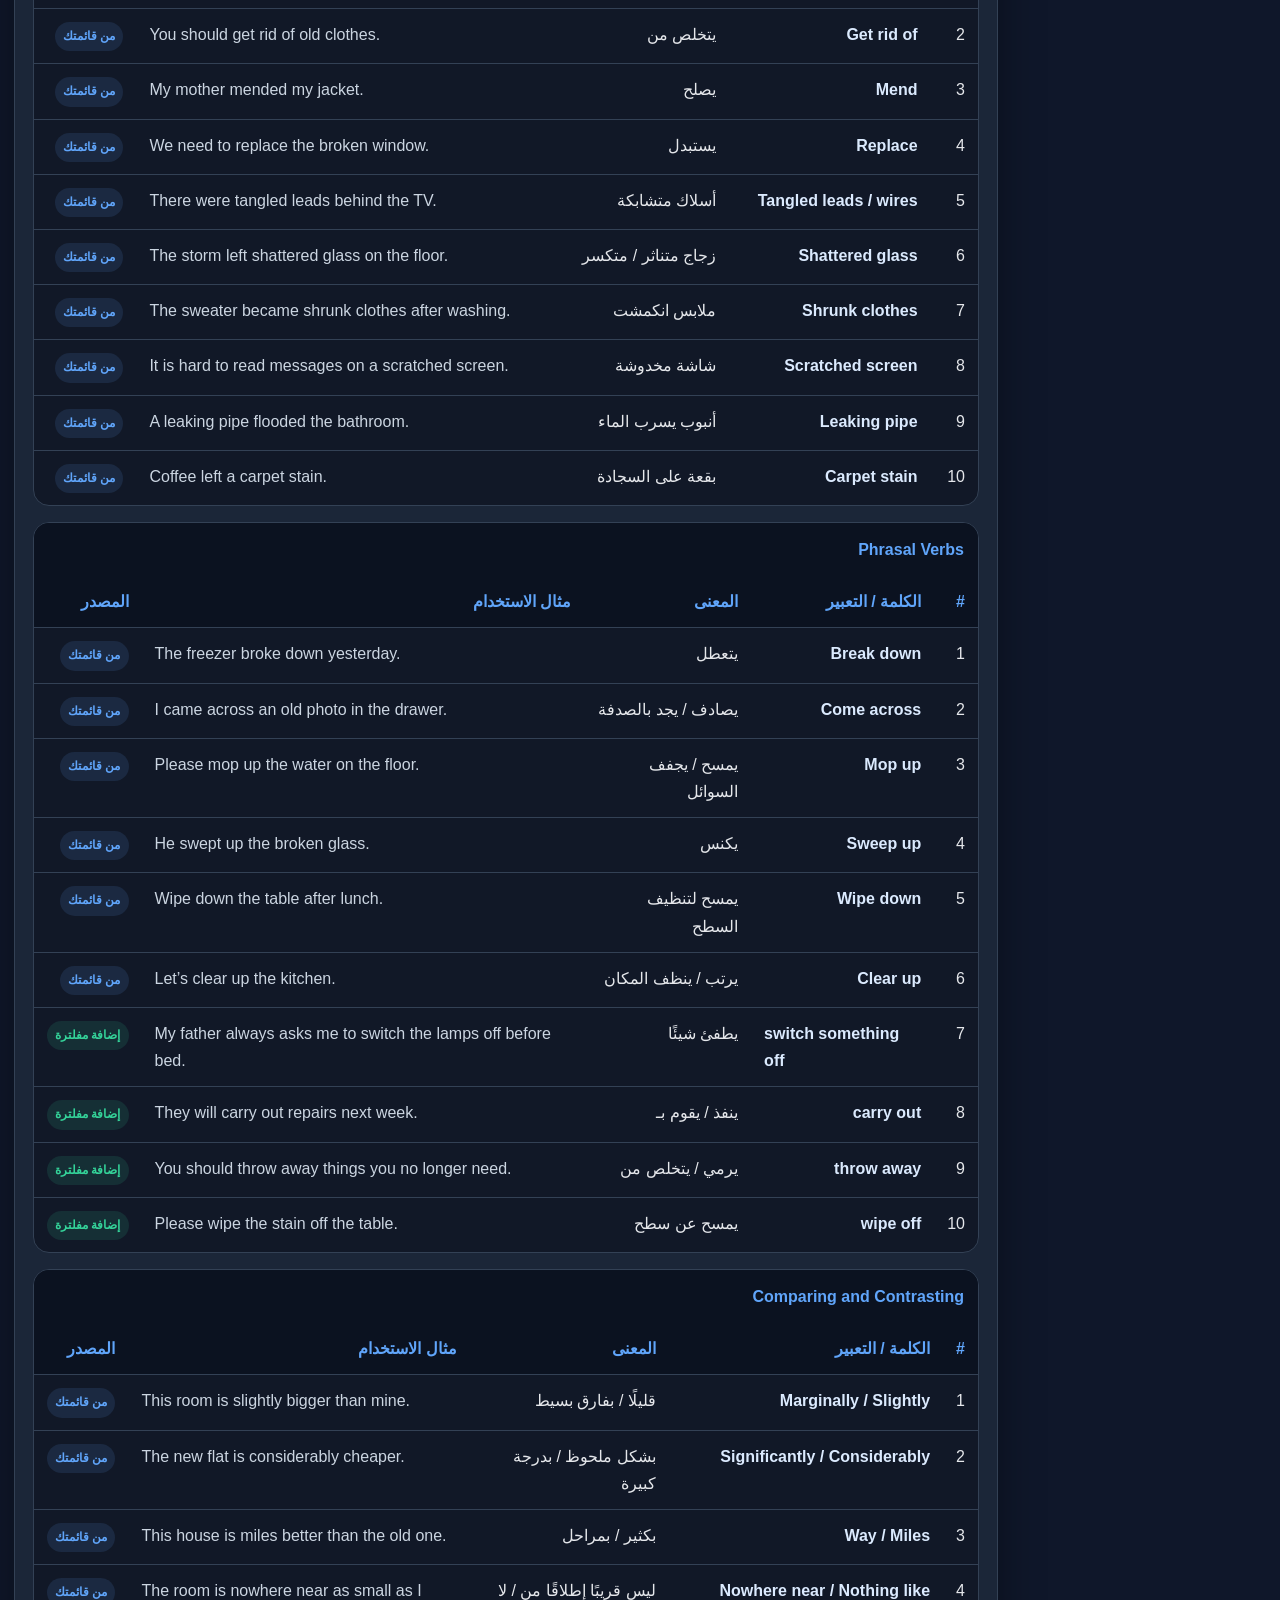
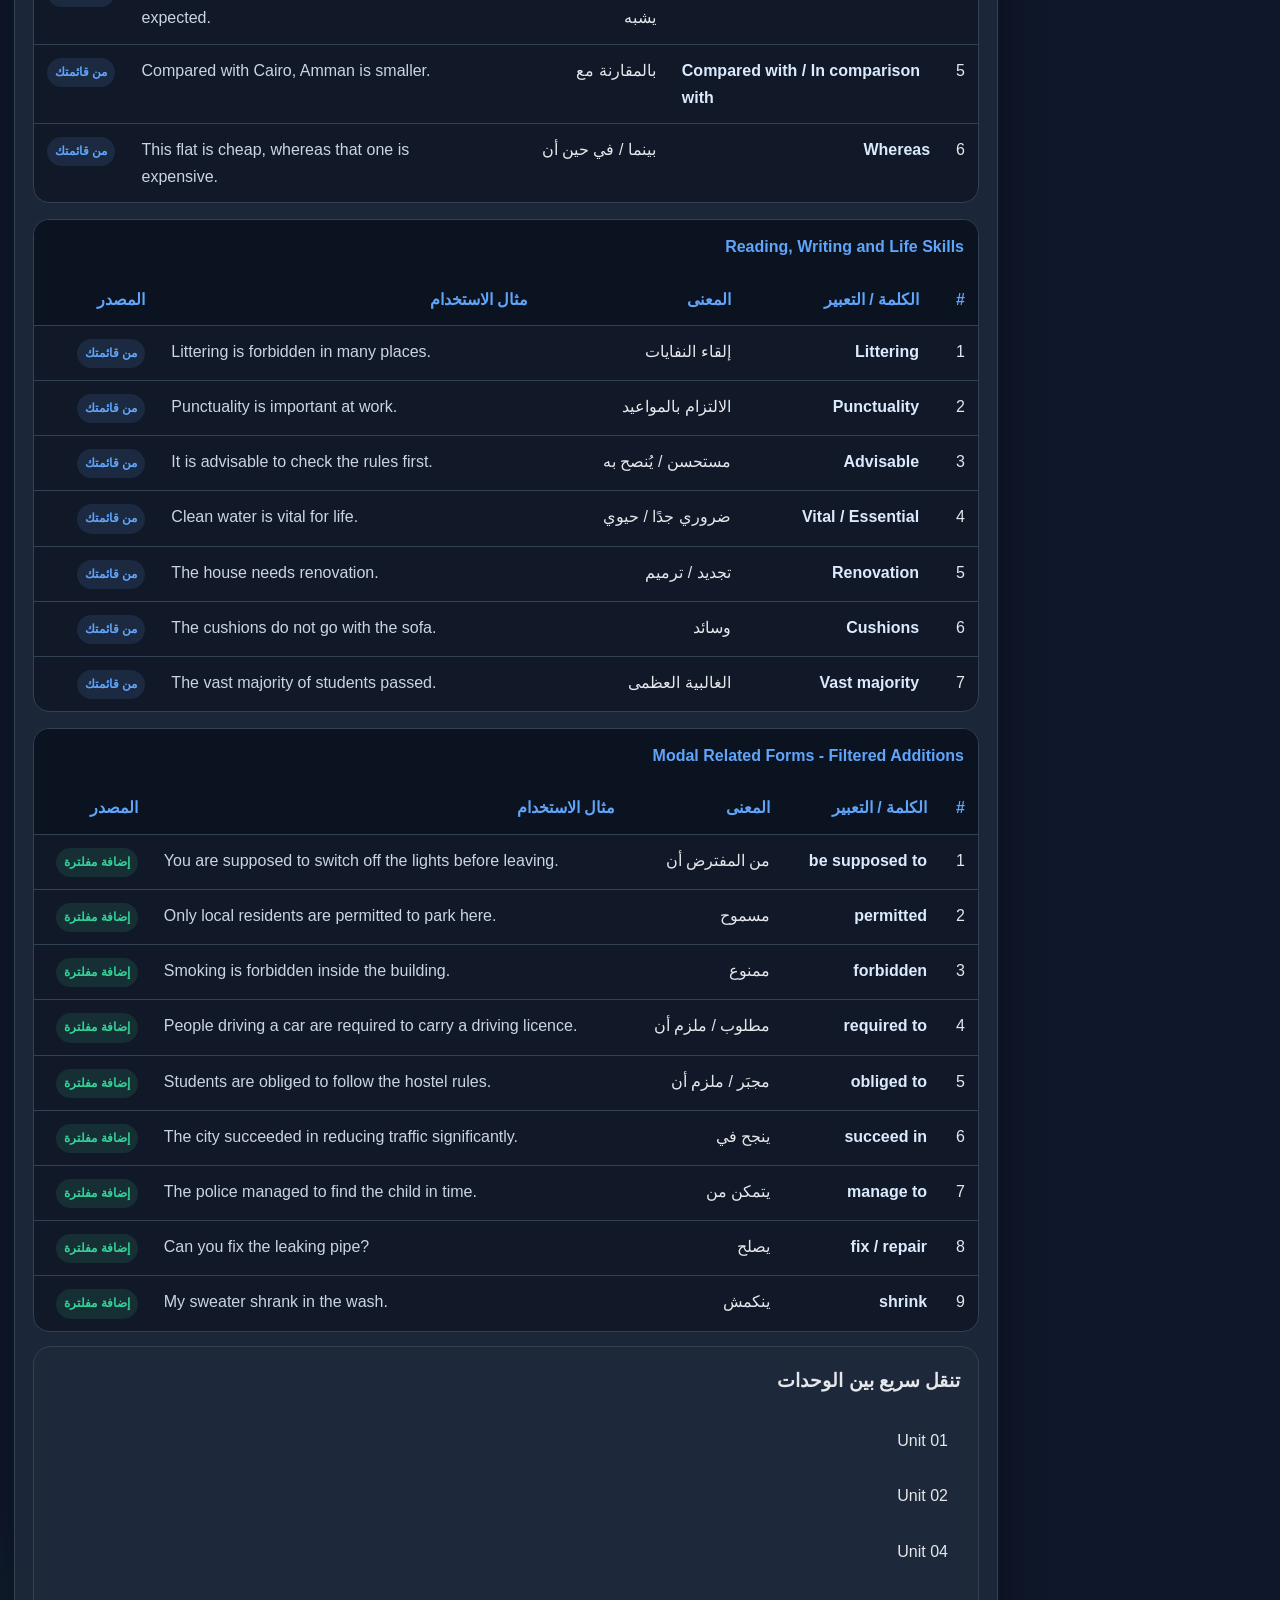
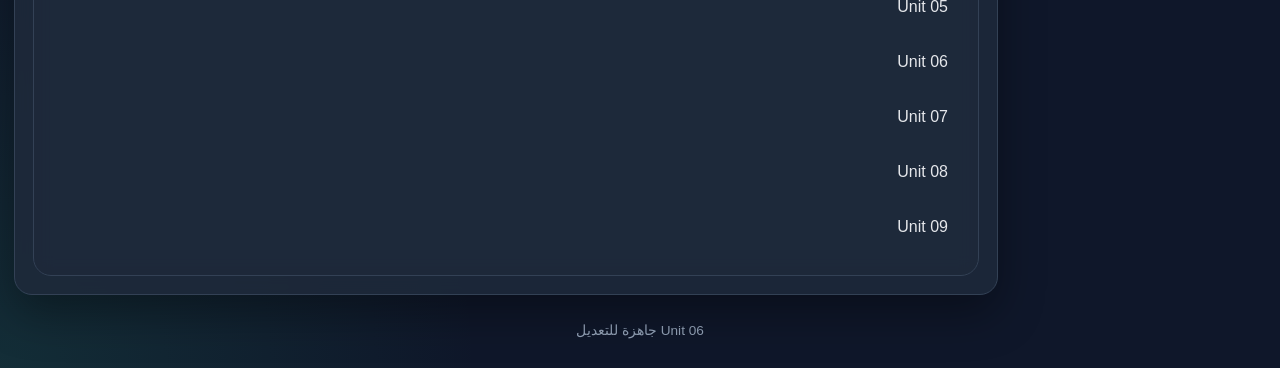
<file: units/unit-06.html>
<!DOCTYPE html>
<html lang="ar" dir="rtl">
<head>
  <meta charset="UTF-8" />
  <meta name="viewport" content="width=device-width, initial-scale=1.0" />
  <title>Unit 06 - Where we live</title>
  <link rel="stylesheet" href="../styles.css" />
</head>
<body>
  <header>
    <h1>Unit 06</h1>
    <p>Where we live</p>
  </header>
  <div class="wrapper">
    
<aside class="side-nav" aria-label="التنقل الرئيسي">
  <h2>الأقسام</h2>
  <a class="nav-link " href="../index.html">الرئيسية</a>
  <a class="nav-link active" href="../meanings.html">قسم المعاني</a>
  <a class="nav-link " href="../exams.html">قسم الامتحانات</a>
</aside>

    <main class="card">
      <div class="section-head">
        <div>
          <h2>Unit 06 - Where we live</h2>
          <span>معانيك الأصلية + الإضافات المفلترة + مثال لكل معنى</span>
        </div>
        <span class="badge">56 عنصر</span>
      </div>
      <div class="meaning-actions">
        <a class="btn ghost" href="../meanings.html">رجوع لقائمة الوحدات</a>
        <a class="btn" href="../exams.html">روح للامتحانات</a>
      </div>
      <div class="note-box">الأزرق = من قائمتك الأصلية، والأخضر = إضافة مفلترة من التحليل الوزاري.</div>
      
        <section class="unit-section">
          <h3>Nomadic Lifestyle</h3>
          <div class="meaning-table-wrap">
            <table class="meaning-table">
              <thead>
                <tr>
                  <th>#</th>
                  <th>الكلمة / التعبير</th>
                  <th>المعنى</th>
                  <th>مثال الاستخدام</th>
                  <th>المصدر</th>
                </tr>
              </thead>
              <tbody>
            <tr>
              <td>1</td>
              <td><span class="term">On the move</span></td>
              <td>في تنقل مستمر</td>
              <td><span class="example">Digital nomads are often on the move.</span></td>
              <td><span class="source ">من قائمتك</span></td>
            </tr>
            
            <tr>
              <td>2</td>
              <td><span class="term">Home comforts</span></td>
              <td>وسائل الراحة المنزلية</td>
              <td><span class="example">I miss my home comforts when I travel.</span></td>
              <td><span class="source ">من قائمتك</span></td>
            </tr>
            
            <tr>
              <td>3</td>
              <td><span class="term">Work remotely</span></td>
              <td>يعمل عن بعد</td>
              <td><span class="example">Many people now work remotely.</span></td>
              <td><span class="source ">من قائمتك</span></td>
            </tr>
            
            <tr>
              <td>4</td>
              <td><span class="term">Put down roots</span></td>
              <td>يستقر / يرسخ جذوره</td>
              <td><span class="example">After years of travelling, he decided to put down roots.</span></td>
              <td><span class="source ">من قائمتك</span></td>
            </tr>
            
            <tr>
              <td>5</td>
              <td><span class="term">Co-working space</span></td>
              <td>مساحة عمل مشتركة</td>
              <td><span class="example">She works from a co-working space in Amman.</span></td>
              <td><span class="source ">من قائمتك</span></td>
            </tr>
            
            <tr>
              <td>6</td>
              <td><span class="term">Settle down</span></td>
              <td>يستقر في مكان أو حياة معينة</td>
              <td><span class="example">He wants to settle down and start a family.</span></td>
              <td><span class="source ">من قائمتك</span></td>
            </tr>
            
            <tr>
              <td>7</td>
              <td><span class="term">Tied down</span></td>
              <td>مقيد بالتزامات أو مكان</td>
              <td><span class="example">He dislikes being tied down to one place.</span></td>
              <td><span class="source ">من قائمتك</span></td>
            </tr>
            
            <tr>
              <td>8</td>
              <td><span class="term">Digital nomad</span></td>
              <td>رحالة رقمي</td>
              <td><span class="example">A digital nomad can work from anywhere.</span></td>
              <td><span class="source ">من قائمتك</span></td>
            </tr>
            </tbody>
            </table>
          </div>
        </section>
        

        <section class="unit-section">
          <h3>Houses and Space</h3>
          <div class="meaning-table-wrap">
            <table class="meaning-table">
              <thead>
                <tr>
                  <th>#</th>
                  <th>الكلمة / التعبير</th>
                  <th>المعنى</th>
                  <th>مثال الاستخدام</th>
                  <th>المصدر</th>
                </tr>
              </thead>
              <tbody>
            <tr>
              <td>1</td>
              <td><span class="term">Compact</span></td>
              <td>مدمج / صغير ومصمم بذكاء</td>
              <td><span class="example">A compact flat can still be comfortable.</span></td>
              <td><span class="source ">من قائمتك</span></td>
            </tr>
            
            <tr>
              <td>2</td>
              <td><span class="term">Cramped</span></td>
              <td>ضيق / محشور</td>
              <td><span class="example">The room felt cramped with five people inside.</span></td>
              <td><span class="source ">من قائمتك</span></td>
            </tr>
            
            <tr>
              <td>3</td>
              <td><span class="term">Confined</span></td>
              <td>محصور / ضيق ومغلق</td>
              <td><span class="example">Some people feel nervous in confined spaces.</span></td>
              <td><span class="source ">من قائمتك</span></td>
            </tr>
            
            <tr>
              <td>4</td>
              <td><span class="term">Densely populated</span></td>
              <td>مكتظ بالسكان</td>
              <td><span class="example">Tokyo is a densely populated city.</span></td>
              <td><span class="source ">من قائمتك</span></td>
            </tr>
            
            <tr>
              <td>5</td>
              <td><span class="term">Excess</span></td>
              <td>زائد عن الحاجة</td>
              <td><span class="example">Living small helps you get rid of excess possessions.</span></td>
              <td><span class="source ">من قائمتك</span></td>
            </tr>
            
            <tr>
              <td>6</td>
              <td><span class="term">Medium-sized</span></td>
              <td>متوسط الحجم</td>
              <td><span class="example">They live in a medium-sized apartment.</span></td>
              <td><span class="source ">من قائمتك</span></td>
            </tr>
            </tbody>
            </table>
          </div>
        </section>
        

        <section class="unit-section">
          <h3>Household Problems and Solutions</h3>
          <div class="meaning-table-wrap">
            <table class="meaning-table">
              <thead>
                <tr>
                  <th>#</th>
                  <th>الكلمة / التعبير</th>
                  <th>المعنى</th>
                  <th>مثال الاستخدام</th>
                  <th>المصدر</th>
                </tr>
              </thead>
              <tbody>
            <tr>
              <td>1</td>
              <td><span class="term">Do up</span></td>
              <td>يرمم / يجدد</td>
              <td><span class="example">We are going to do up the kitchen.</span></td>
              <td><span class="source ">من قائمتك</span></td>
            </tr>
            
            <tr>
              <td>2</td>
              <td><span class="term">Get rid of</span></td>
              <td>يتخلص من</td>
              <td><span class="example">You should get rid of old clothes.</span></td>
              <td><span class="source ">من قائمتك</span></td>
            </tr>
            
            <tr>
              <td>3</td>
              <td><span class="term">Mend</span></td>
              <td>يصلح</td>
              <td><span class="example">My mother mended my jacket.</span></td>
              <td><span class="source ">من قائمتك</span></td>
            </tr>
            
            <tr>
              <td>4</td>
              <td><span class="term">Replace</span></td>
              <td>يستبدل</td>
              <td><span class="example">We need to replace the broken window.</span></td>
              <td><span class="source ">من قائمتك</span></td>
            </tr>
            
            <tr>
              <td>5</td>
              <td><span class="term">Tangled leads / wires</span></td>
              <td>أسلاك متشابكة</td>
              <td><span class="example">There were tangled leads behind the TV.</span></td>
              <td><span class="source ">من قائمتك</span></td>
            </tr>
            
            <tr>
              <td>6</td>
              <td><span class="term">Shattered glass</span></td>
              <td>زجاج متناثر / متكسر</td>
              <td><span class="example">The storm left shattered glass on the floor.</span></td>
              <td><span class="source ">من قائمتك</span></td>
            </tr>
            
            <tr>
              <td>7</td>
              <td><span class="term">Shrunk clothes</span></td>
              <td>ملابس انكمشت</td>
              <td><span class="example">The sweater became shrunk clothes after washing.</span></td>
              <td><span class="source ">من قائمتك</span></td>
            </tr>
            
            <tr>
              <td>8</td>
              <td><span class="term">Scratched screen</span></td>
              <td>شاشة مخدوشة</td>
              <td><span class="example">It is hard to read messages on a scratched screen.</span></td>
              <td><span class="source ">من قائمتك</span></td>
            </tr>
            
            <tr>
              <td>9</td>
              <td><span class="term">Leaking pipe</span></td>
              <td>أنبوب يسرب الماء</td>
              <td><span class="example">A leaking pipe flooded the bathroom.</span></td>
              <td><span class="source ">من قائمتك</span></td>
            </tr>
            
            <tr>
              <td>10</td>
              <td><span class="term">Carpet stain</span></td>
              <td>بقعة على السجادة</td>
              <td><span class="example">Coffee left a carpet stain.</span></td>
              <td><span class="source ">من قائمتك</span></td>
            </tr>
            </tbody>
            </table>
          </div>
        </section>
        

        <section class="unit-section">
          <h3>Phrasal Verbs</h3>
          <div class="meaning-table-wrap">
            <table class="meaning-table">
              <thead>
                <tr>
                  <th>#</th>
                  <th>الكلمة / التعبير</th>
                  <th>المعنى</th>
                  <th>مثال الاستخدام</th>
                  <th>المصدر</th>
                </tr>
              </thead>
              <tbody>
            <tr>
              <td>1</td>
              <td><span class="term">Break down</span></td>
              <td>يتعطل</td>
              <td><span class="example">The freezer broke down yesterday.</span></td>
              <td><span class="source ">من قائمتك</span></td>
            </tr>
            
            <tr>
              <td>2</td>
              <td><span class="term">Come across</span></td>
              <td>يصادف / يجد بالصدفة</td>
              <td><span class="example">I came across an old photo in the drawer.</span></td>
              <td><span class="source ">من قائمتك</span></td>
            </tr>
            
            <tr>
              <td>3</td>
              <td><span class="term">Mop up</span></td>
              <td>يمسح / يجفف السوائل</td>
              <td><span class="example">Please mop up the water on the floor.</span></td>
              <td><span class="source ">من قائمتك</span></td>
            </tr>
            
            <tr>
              <td>4</td>
              <td><span class="term">Sweep up</span></td>
              <td>يكنس</td>
              <td><span class="example">He swept up the broken glass.</span></td>
              <td><span class="source ">من قائمتك</span></td>
            </tr>
            
            <tr>
              <td>5</td>
              <td><span class="term">Wipe down</span></td>
              <td>يمسح لتنظيف السطح</td>
              <td><span class="example">Wipe down the table after lunch.</span></td>
              <td><span class="source ">من قائمتك</span></td>
            </tr>
            
            <tr>
              <td>6</td>
              <td><span class="term">Clear up</span></td>
              <td>يرتب / ينظف المكان</td>
              <td><span class="example">Let’s clear up the kitchen.</span></td>
              <td><span class="source ">من قائمتك</span></td>
            </tr>
            
            <tr>
              <td>7</td>
              <td><span class="term">switch something off</span></td>
              <td>يطفئ شيئًا</td>
              <td><span class="example">My father always asks me to switch the lamps off before bed.</span></td>
              <td><span class="source filtered">إضافة مفلترة</span></td>
            </tr>
            
            <tr>
              <td>8</td>
              <td><span class="term">carry out</span></td>
              <td>ينفذ / يقوم بـ</td>
              <td><span class="example">They will carry out repairs next week.</span></td>
              <td><span class="source filtered">إضافة مفلترة</span></td>
            </tr>
            
            <tr>
              <td>9</td>
              <td><span class="term">throw away</span></td>
              <td>يرمي / يتخلص من</td>
              <td><span class="example">You should throw away things you no longer need.</span></td>
              <td><span class="source filtered">إضافة مفلترة</span></td>
            </tr>
            
            <tr>
              <td>10</td>
              <td><span class="term">wipe off</span></td>
              <td>يمسح عن سطح</td>
              <td><span class="example">Please wipe the stain off the table.</span></td>
              <td><span class="source filtered">إضافة مفلترة</span></td>
            </tr>
            </tbody>
            </table>
          </div>
        </section>
        

        <section class="unit-section">
          <h3>Comparing and Contrasting</h3>
          <div class="meaning-table-wrap">
            <table class="meaning-table">
              <thead>
                <tr>
                  <th>#</th>
                  <th>الكلمة / التعبير</th>
                  <th>المعنى</th>
                  <th>مثال الاستخدام</th>
                  <th>المصدر</th>
                </tr>
              </thead>
              <tbody>
            <tr>
              <td>1</td>
              <td><span class="term">Marginally / Slightly</span></td>
              <td>قليلًا / بفارق بسيط</td>
              <td><span class="example">This room is slightly bigger than mine.</span></td>
              <td><span class="source ">من قائمتك</span></td>
            </tr>
            
            <tr>
              <td>2</td>
              <td><span class="term">Significantly / Considerably</span></td>
              <td>بشكل ملحوظ / بدرجة كبيرة</td>
              <td><span class="example">The new flat is considerably cheaper.</span></td>
              <td><span class="source ">من قائمتك</span></td>
            </tr>
            
            <tr>
              <td>3</td>
              <td><span class="term">Way / Miles</span></td>
              <td>بكثير / بمراحل</td>
              <td><span class="example">This house is miles better than the old one.</span></td>
              <td><span class="source ">من قائمتك</span></td>
            </tr>
            
            <tr>
              <td>4</td>
              <td><span class="term">Nowhere near / Nothing like</span></td>
              <td>ليس قريبًا إطلاقًا من / لا يشبه</td>
              <td><span class="example">The room is nowhere near as small as I expected.</span></td>
              <td><span class="source ">من قائمتك</span></td>
            </tr>
            
            <tr>
              <td>5</td>
              <td><span class="term">Compared with / In comparison with</span></td>
              <td>بالمقارنة مع</td>
              <td><span class="example">Compared with Cairo, Amman is smaller.</span></td>
              <td><span class="source ">من قائمتك</span></td>
            </tr>
            
            <tr>
              <td>6</td>
              <td><span class="term">Whereas</span></td>
              <td>بينما / في حين أن</td>
              <td><span class="example">This flat is cheap, whereas that one is expensive.</span></td>
              <td><span class="source ">من قائمتك</span></td>
            </tr>
            </tbody>
            </table>
          </div>
        </section>
        

        <section class="unit-section">
          <h3>Reading, Writing and Life Skills</h3>
          <div class="meaning-table-wrap">
            <table class="meaning-table">
              <thead>
                <tr>
                  <th>#</th>
                  <th>الكلمة / التعبير</th>
                  <th>المعنى</th>
                  <th>مثال الاستخدام</th>
                  <th>المصدر</th>
                </tr>
              </thead>
              <tbody>
            <tr>
              <td>1</td>
              <td><span class="term">Littering</span></td>
              <td>إلقاء النفايات</td>
              <td><span class="example">Littering is forbidden in many places.</span></td>
              <td><span class="source ">من قائمتك</span></td>
            </tr>
            
            <tr>
              <td>2</td>
              <td><span class="term">Punctuality</span></td>
              <td>الالتزام بالمواعيد</td>
              <td><span class="example">Punctuality is important at work.</span></td>
              <td><span class="source ">من قائمتك</span></td>
            </tr>
            
            <tr>
              <td>3</td>
              <td><span class="term">Advisable</span></td>
              <td>مستحسن / يُنصح به</td>
              <td><span class="example">It is advisable to check the rules first.</span></td>
              <td><span class="source ">من قائمتك</span></td>
            </tr>
            
            <tr>
              <td>4</td>
              <td><span class="term">Vital / Essential</span></td>
              <td>ضروري جدًا / حيوي</td>
              <td><span class="example">Clean water is vital for life.</span></td>
              <td><span class="source ">من قائمتك</span></td>
            </tr>
            
            <tr>
              <td>5</td>
              <td><span class="term">Renovation</span></td>
              <td>تجديد / ترميم</td>
              <td><span class="example">The house needs renovation.</span></td>
              <td><span class="source ">من قائمتك</span></td>
            </tr>
            
            <tr>
              <td>6</td>
              <td><span class="term">Cushions</span></td>
              <td>وسائد</td>
              <td><span class="example">The cushions do not go with the sofa.</span></td>
              <td><span class="source ">من قائمتك</span></td>
            </tr>
            
            <tr>
              <td>7</td>
              <td><span class="term">Vast majority</span></td>
              <td>الغالبية العظمى</td>
              <td><span class="example">The vast majority of students passed.</span></td>
              <td><span class="source ">من قائمتك</span></td>
            </tr>
            </tbody>
            </table>
          </div>
        </section>
        

        <section class="unit-section">
          <h3>Modal Related Forms - Filtered Additions</h3>
          <div class="meaning-table-wrap">
            <table class="meaning-table">
              <thead>
                <tr>
                  <th>#</th>
                  <th>الكلمة / التعبير</th>
                  <th>المعنى</th>
                  <th>مثال الاستخدام</th>
                  <th>المصدر</th>
                </tr>
              </thead>
              <tbody>
            <tr>
              <td>1</td>
              <td><span class="term">be supposed to</span></td>
              <td>من المفترض أن</td>
              <td><span class="example">You are supposed to switch off the lights before leaving.</span></td>
              <td><span class="source filtered">إضافة مفلترة</span></td>
            </tr>
            
            <tr>
              <td>2</td>
              <td><span class="term">permitted</span></td>
              <td>مسموح</td>
              <td><span class="example">Only local residents are permitted to park here.</span></td>
              <td><span class="source filtered">إضافة مفلترة</span></td>
            </tr>
            
            <tr>
              <td>3</td>
              <td><span class="term">forbidden</span></td>
              <td>ممنوع</td>
              <td><span class="example">Smoking is forbidden inside the building.</span></td>
              <td><span class="source filtered">إضافة مفلترة</span></td>
            </tr>
            
            <tr>
              <td>4</td>
              <td><span class="term">required to</span></td>
              <td>مطلوب / ملزم أن</td>
              <td><span class="example">People driving a car are required to carry a driving licence.</span></td>
              <td><span class="source filtered">إضافة مفلترة</span></td>
            </tr>
            
            <tr>
              <td>5</td>
              <td><span class="term">obliged to</span></td>
              <td>مجبَر / ملزم أن</td>
              <td><span class="example">Students are obliged to follow the hostel rules.</span></td>
              <td><span class="source filtered">إضافة مفلترة</span></td>
            </tr>
            
            <tr>
              <td>6</td>
              <td><span class="term">succeed in</span></td>
              <td>ينجح في</td>
              <td><span class="example">The city succeeded in reducing traffic significantly.</span></td>
              <td><span class="source filtered">إضافة مفلترة</span></td>
            </tr>
            
            <tr>
              <td>7</td>
              <td><span class="term">manage to</span></td>
              <td>يتمكن من</td>
              <td><span class="example">The police managed to find the child in time.</span></td>
              <td><span class="source filtered">إضافة مفلترة</span></td>
            </tr>
            
            <tr>
              <td>8</td>
              <td><span class="term">fix / repair</span></td>
              <td>يصلح</td>
              <td><span class="example">Can you fix the leaking pipe?</span></td>
              <td><span class="source filtered">إضافة مفلترة</span></td>
            </tr>
            
            <tr>
              <td>9</td>
              <td><span class="term">shrink</span></td>
              <td>ينكمش</td>
              <td><span class="example">My sweater shrank in the wash.</span></td>
              <td><span class="source filtered">إضافة مفلترة</span></td>
            </tr>
            </tbody>
            </table>
          </div>
        </section>
        
      <div class="card" style="box-shadow: none; margin-top: 14px;">
        <h3 style="margin-top: 0;">تنقل سريع بين الوحدات</h3>
        <div><a class="nav-link" href="unit-01.html">Unit 01</a>
<a class="nav-link" href="unit-02.html">Unit 02</a>
<a class="nav-link" href="unit-04.html">Unit 04</a>
<a class="nav-link" href="unit-05.html">Unit 05</a>
<a class="nav-link" href="unit-06.html">Unit 06</a>
<a class="nav-link" href="unit-07.html">Unit 07</a>
<a class="nav-link" href="unit-08.html">Unit 08</a>
<a class="nav-link" href="unit-09.html">Unit 09</a></div>
      </div>
    </main>
  </div>
  <footer>Unit 06 جاهزة للتعديل</footer>
</body>
</html>
</file>
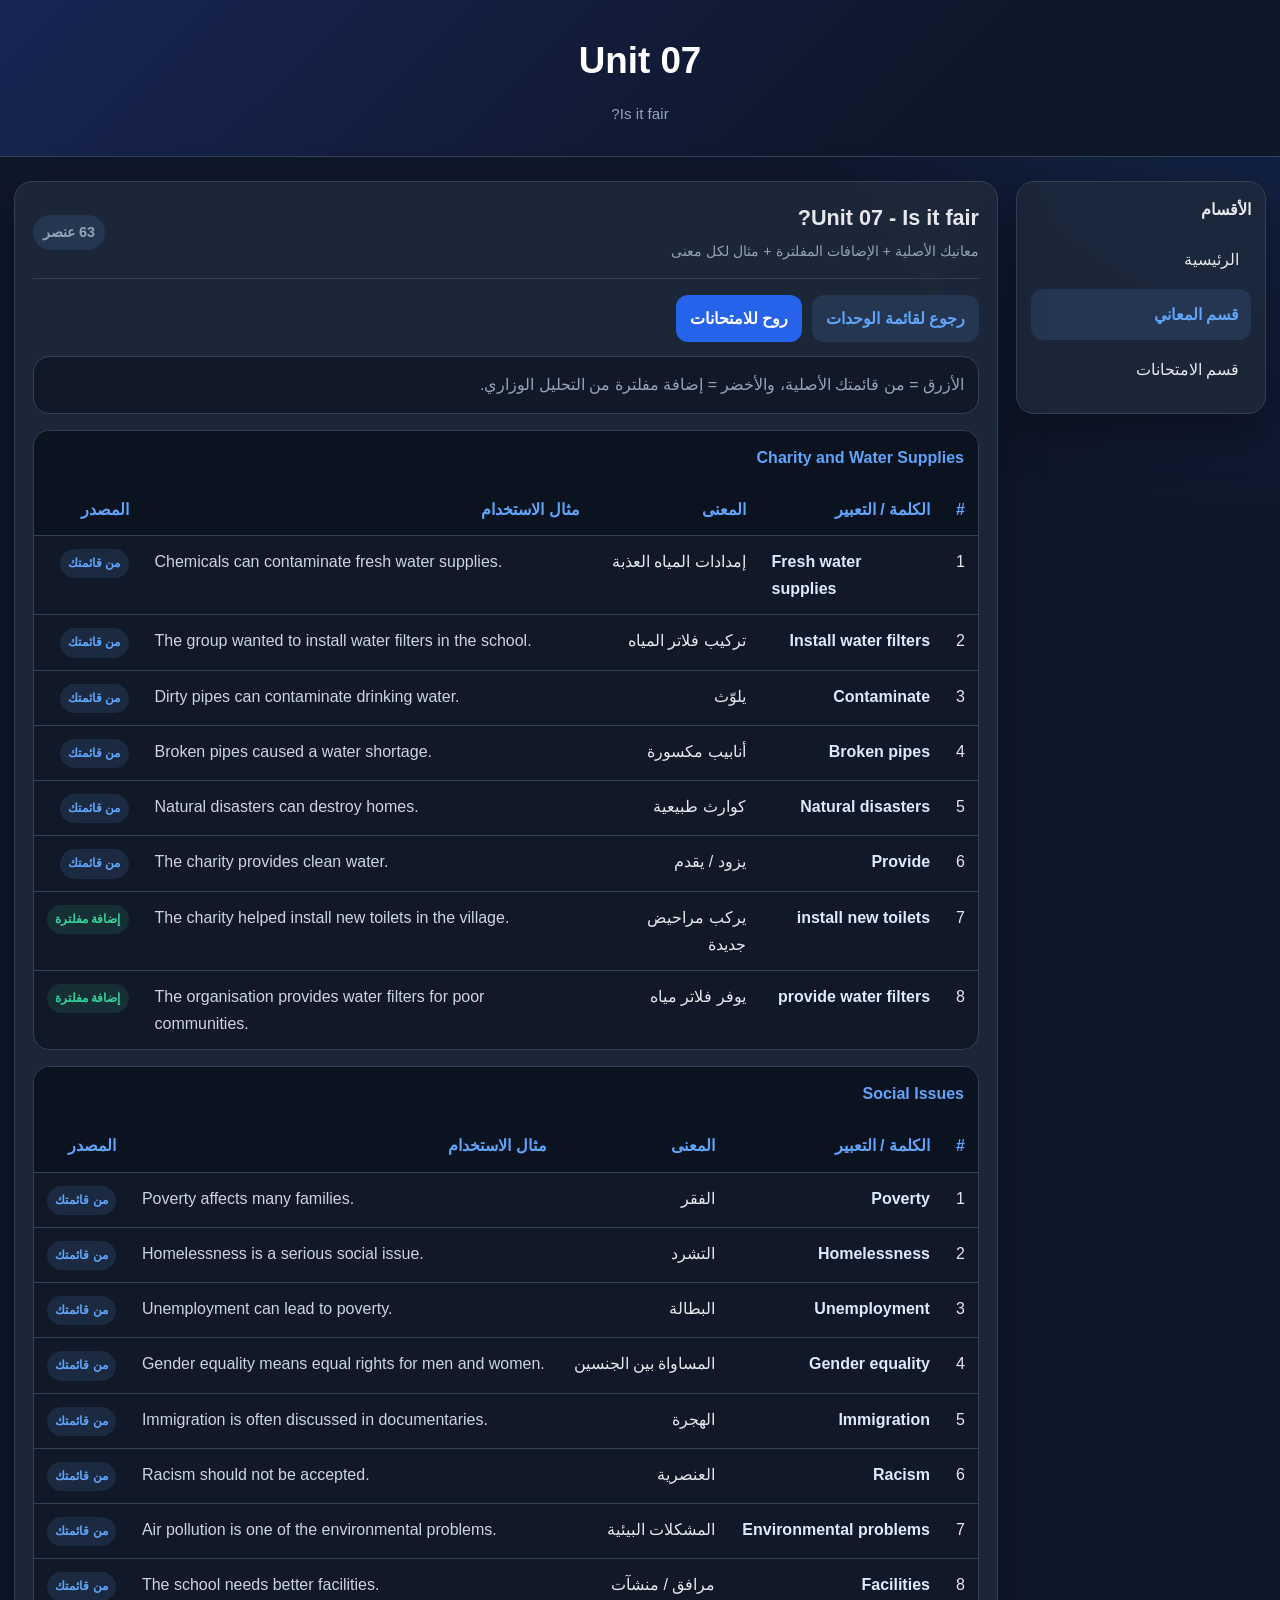
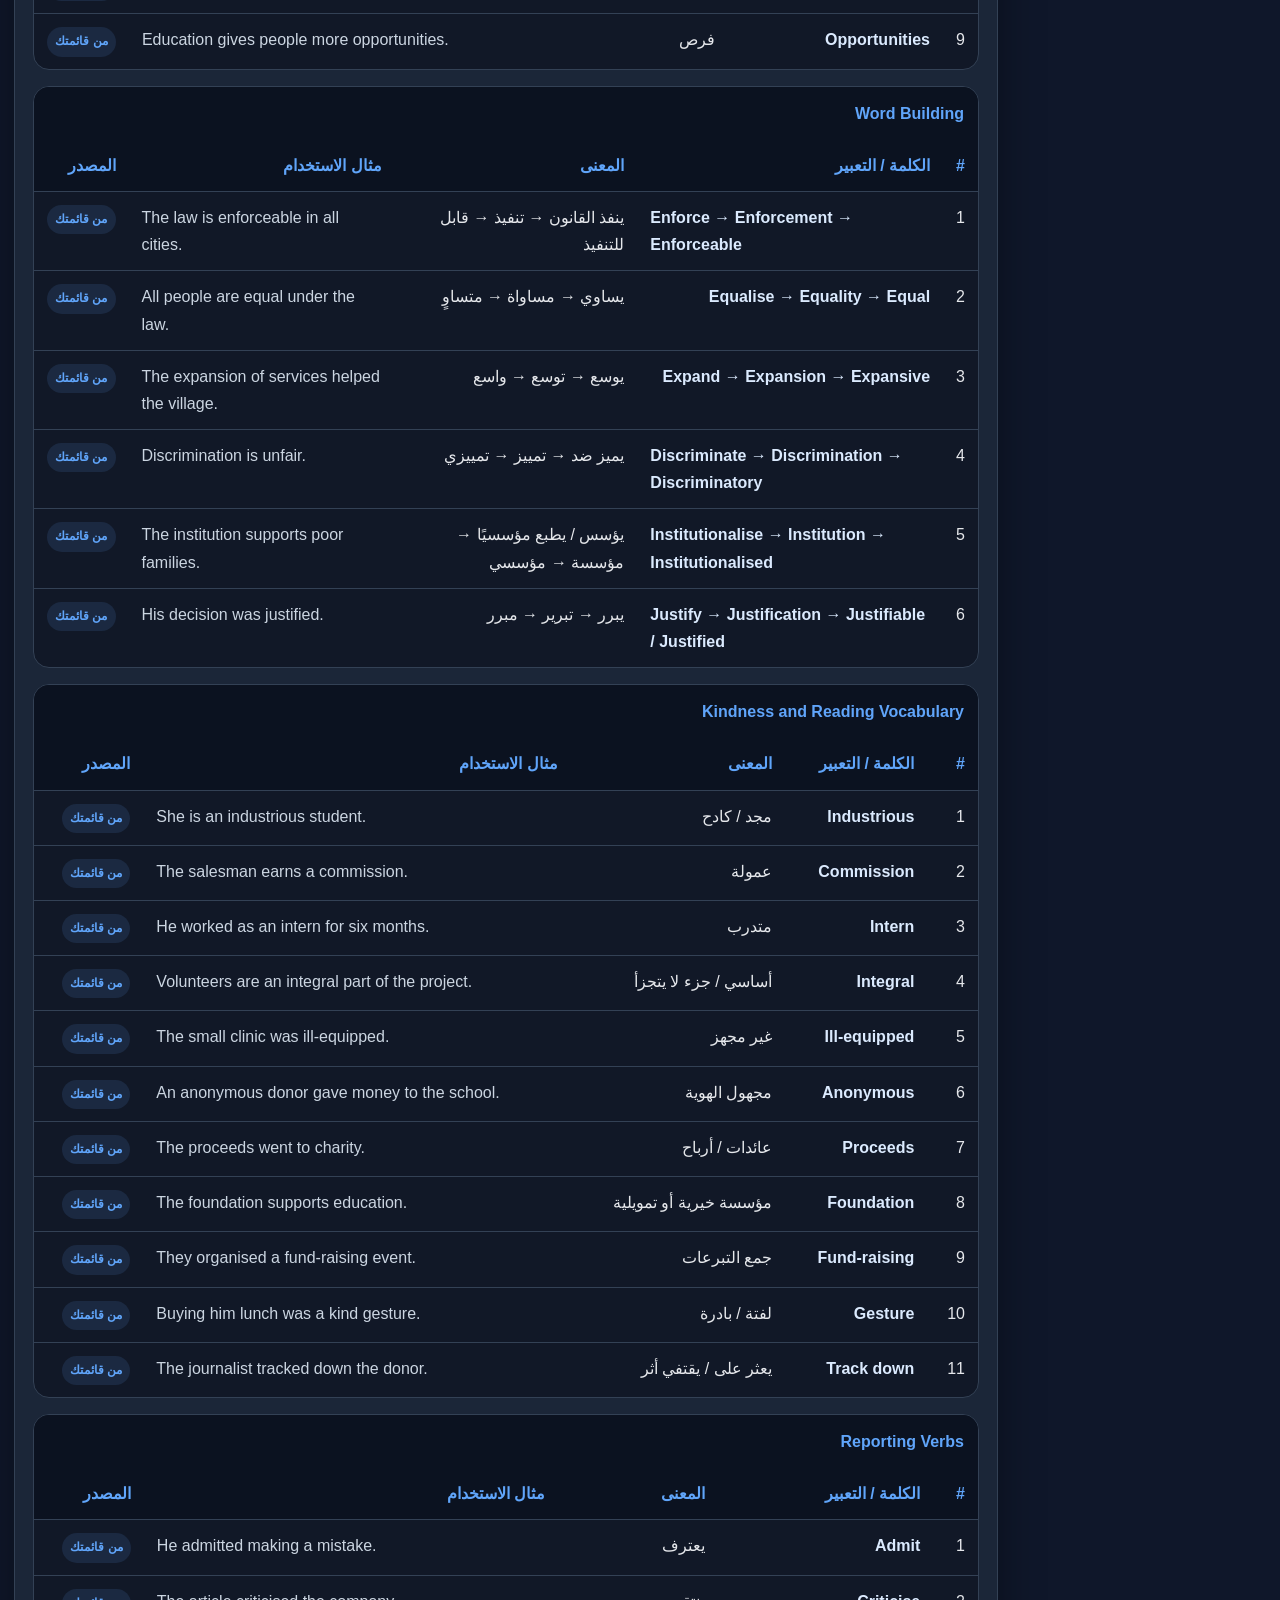
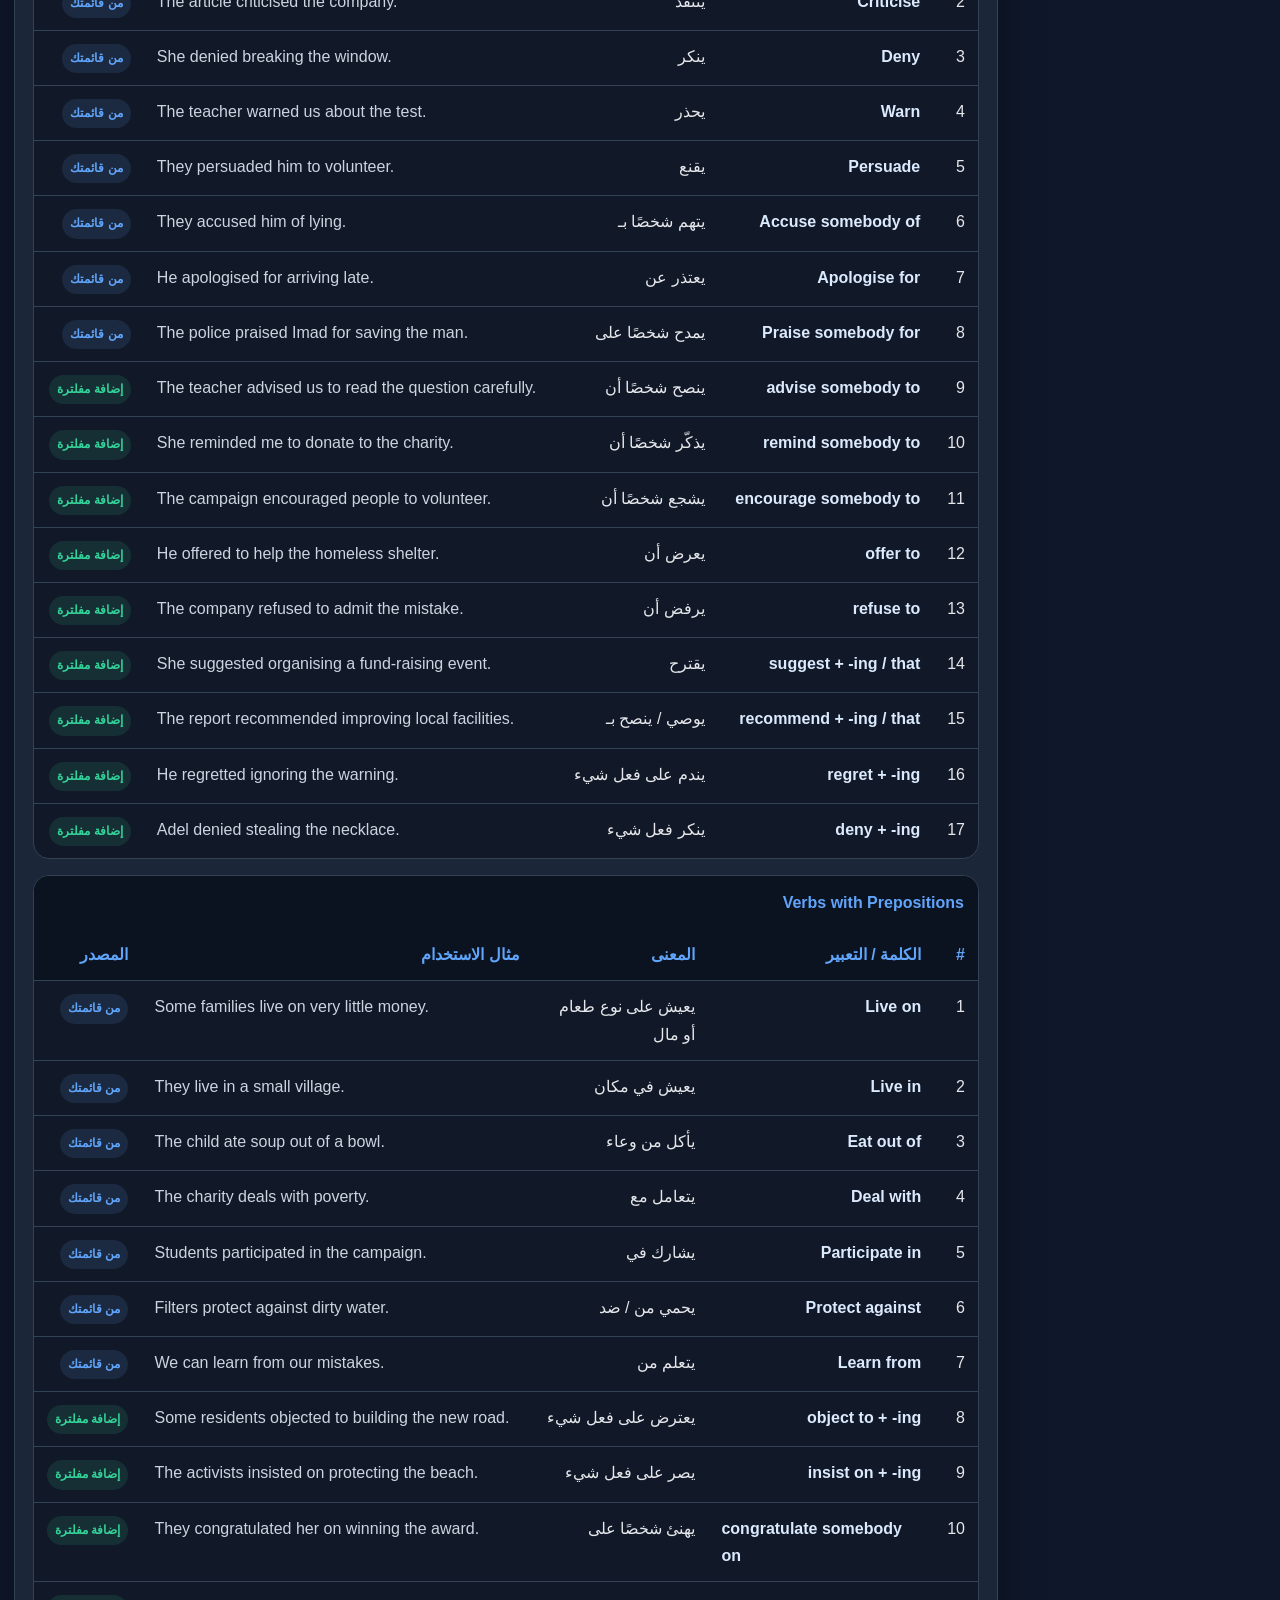
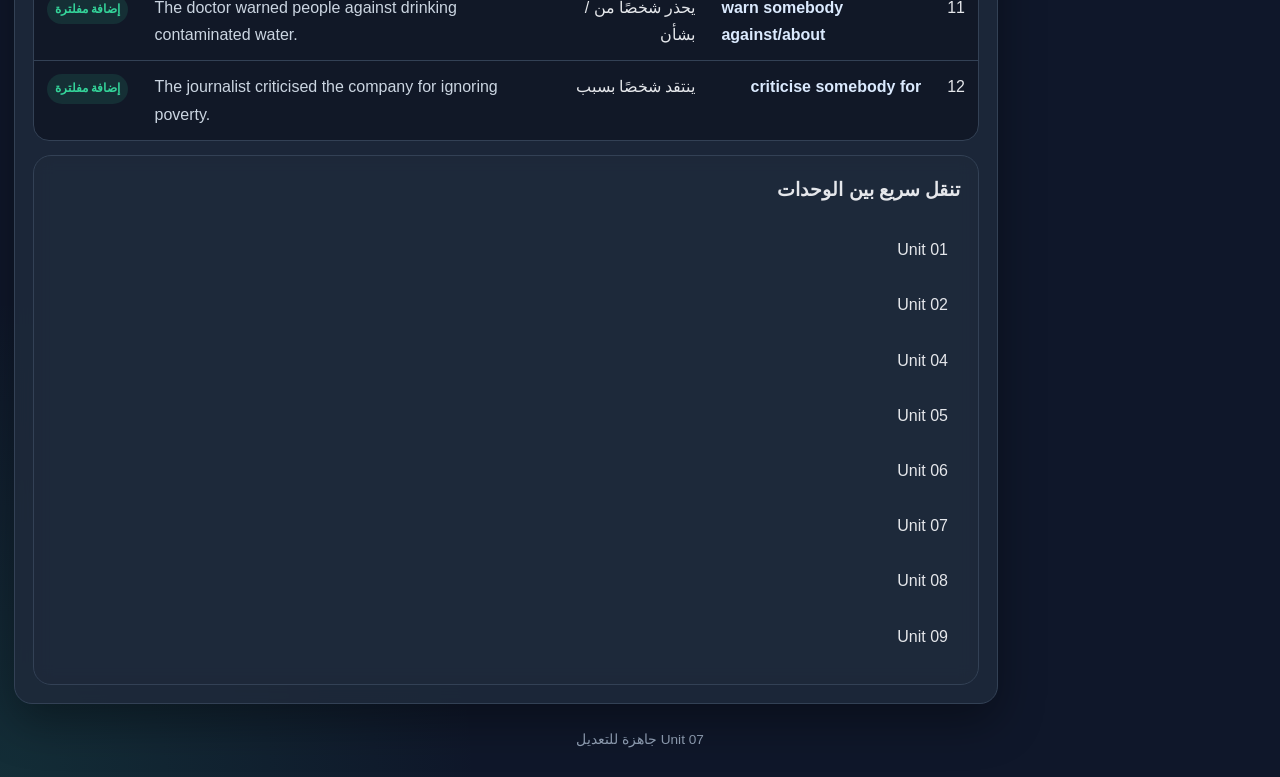
<file: units/unit-07.html>
<!DOCTYPE html>
<html lang="ar" dir="rtl">
<head>
  <meta charset="UTF-8" />
  <meta name="viewport" content="width=device-width, initial-scale=1.0" />
  <title>Unit 07 - Is it fair?</title>
  <link rel="stylesheet" href="../styles.css" />
</head>
<body>
  <header>
    <h1>Unit 07</h1>
    <p>Is it fair?</p>
  </header>
  <div class="wrapper">
    
<aside class="side-nav" aria-label="التنقل الرئيسي">
  <h2>الأقسام</h2>
  <a class="nav-link " href="../index.html">الرئيسية</a>
  <a class="nav-link active" href="../meanings.html">قسم المعاني</a>
  <a class="nav-link " href="../exams.html">قسم الامتحانات</a>
</aside>

    <main class="card">
      <div class="section-head">
        <div>
          <h2>Unit 07 - Is it fair?</h2>
          <span>معانيك الأصلية + الإضافات المفلترة + مثال لكل معنى</span>
        </div>
        <span class="badge">63 عنصر</span>
      </div>
      <div class="meaning-actions">
        <a class="btn ghost" href="../meanings.html">رجوع لقائمة الوحدات</a>
        <a class="btn" href="../exams.html">روح للامتحانات</a>
      </div>
      <div class="note-box">الأزرق = من قائمتك الأصلية، والأخضر = إضافة مفلترة من التحليل الوزاري.</div>
      
        <section class="unit-section">
          <h3>Charity and Water Supplies</h3>
          <div class="meaning-table-wrap">
            <table class="meaning-table">
              <thead>
                <tr>
                  <th>#</th>
                  <th>الكلمة / التعبير</th>
                  <th>المعنى</th>
                  <th>مثال الاستخدام</th>
                  <th>المصدر</th>
                </tr>
              </thead>
              <tbody>
            <tr>
              <td>1</td>
              <td><span class="term">Fresh water supplies</span></td>
              <td>إمدادات المياه العذبة</td>
              <td><span class="example">Chemicals can contaminate fresh water supplies.</span></td>
              <td><span class="source ">من قائمتك</span></td>
            </tr>
            
            <tr>
              <td>2</td>
              <td><span class="term">Install water filters</span></td>
              <td>تركيب فلاتر المياه</td>
              <td><span class="example">The group wanted to install water filters in the school.</span></td>
              <td><span class="source ">من قائمتك</span></td>
            </tr>
            
            <tr>
              <td>3</td>
              <td><span class="term">Contaminate</span></td>
              <td>يلوّث</td>
              <td><span class="example">Dirty pipes can contaminate drinking water.</span></td>
              <td><span class="source ">من قائمتك</span></td>
            </tr>
            
            <tr>
              <td>4</td>
              <td><span class="term">Broken pipes</span></td>
              <td>أنابيب مكسورة</td>
              <td><span class="example">Broken pipes caused a water shortage.</span></td>
              <td><span class="source ">من قائمتك</span></td>
            </tr>
            
            <tr>
              <td>5</td>
              <td><span class="term">Natural disasters</span></td>
              <td>كوارث طبيعية</td>
              <td><span class="example">Natural disasters can destroy homes.</span></td>
              <td><span class="source ">من قائمتك</span></td>
            </tr>
            
            <tr>
              <td>6</td>
              <td><span class="term">Provide</span></td>
              <td>يزود / يقدم</td>
              <td><span class="example">The charity provides clean water.</span></td>
              <td><span class="source ">من قائمتك</span></td>
            </tr>
            
            <tr>
              <td>7</td>
              <td><span class="term">install new toilets</span></td>
              <td>يركب مراحيض جديدة</td>
              <td><span class="example">The charity helped install new toilets in the village.</span></td>
              <td><span class="source filtered">إضافة مفلترة</span></td>
            </tr>
            
            <tr>
              <td>8</td>
              <td><span class="term">provide water filters</span></td>
              <td>يوفر فلاتر مياه</td>
              <td><span class="example">The organisation provides water filters for poor communities.</span></td>
              <td><span class="source filtered">إضافة مفلترة</span></td>
            </tr>
            </tbody>
            </table>
          </div>
        </section>
        

        <section class="unit-section">
          <h3>Social Issues</h3>
          <div class="meaning-table-wrap">
            <table class="meaning-table">
              <thead>
                <tr>
                  <th>#</th>
                  <th>الكلمة / التعبير</th>
                  <th>المعنى</th>
                  <th>مثال الاستخدام</th>
                  <th>المصدر</th>
                </tr>
              </thead>
              <tbody>
            <tr>
              <td>1</td>
              <td><span class="term">Poverty</span></td>
              <td>الفقر</td>
              <td><span class="example">Poverty affects many families.</span></td>
              <td><span class="source ">من قائمتك</span></td>
            </tr>
            
            <tr>
              <td>2</td>
              <td><span class="term">Homelessness</span></td>
              <td>التشرد</td>
              <td><span class="example">Homelessness is a serious social issue.</span></td>
              <td><span class="source ">من قائمتك</span></td>
            </tr>
            
            <tr>
              <td>3</td>
              <td><span class="term">Unemployment</span></td>
              <td>البطالة</td>
              <td><span class="example">Unemployment can lead to poverty.</span></td>
              <td><span class="source ">من قائمتك</span></td>
            </tr>
            
            <tr>
              <td>4</td>
              <td><span class="term">Gender equality</span></td>
              <td>المساواة بين الجنسين</td>
              <td><span class="example">Gender equality means equal rights for men and women.</span></td>
              <td><span class="source ">من قائمتك</span></td>
            </tr>
            
            <tr>
              <td>5</td>
              <td><span class="term">Immigration</span></td>
              <td>الهجرة</td>
              <td><span class="example">Immigration is often discussed in documentaries.</span></td>
              <td><span class="source ">من قائمتك</span></td>
            </tr>
            
            <tr>
              <td>6</td>
              <td><span class="term">Racism</span></td>
              <td>العنصرية</td>
              <td><span class="example">Racism should not be accepted.</span></td>
              <td><span class="source ">من قائمتك</span></td>
            </tr>
            
            <tr>
              <td>7</td>
              <td><span class="term">Environmental problems</span></td>
              <td>المشكلات البيئية</td>
              <td><span class="example">Air pollution is one of the environmental problems.</span></td>
              <td><span class="source ">من قائمتك</span></td>
            </tr>
            
            <tr>
              <td>8</td>
              <td><span class="term">Facilities</span></td>
              <td>مرافق / منشآت</td>
              <td><span class="example">The school needs better facilities.</span></td>
              <td><span class="source ">من قائمتك</span></td>
            </tr>
            
            <tr>
              <td>9</td>
              <td><span class="term">Opportunities</span></td>
              <td>فرص</td>
              <td><span class="example">Education gives people more opportunities.</span></td>
              <td><span class="source ">من قائمتك</span></td>
            </tr>
            </tbody>
            </table>
          </div>
        </section>
        

        <section class="unit-section">
          <h3>Word Building</h3>
          <div class="meaning-table-wrap">
            <table class="meaning-table">
              <thead>
                <tr>
                  <th>#</th>
                  <th>الكلمة / التعبير</th>
                  <th>المعنى</th>
                  <th>مثال الاستخدام</th>
                  <th>المصدر</th>
                </tr>
              </thead>
              <tbody>
            <tr>
              <td>1</td>
              <td><span class="term">Enforce → Enforcement → Enforceable</span></td>
              <td>ينفذ القانون → تنفيذ → قابل للتنفيذ</td>
              <td><span class="example">The law is enforceable in all cities.</span></td>
              <td><span class="source ">من قائمتك</span></td>
            </tr>
            
            <tr>
              <td>2</td>
              <td><span class="term">Equalise → Equality → Equal</span></td>
              <td>يساوي → مساواة → متساوٍ</td>
              <td><span class="example">All people are equal under the law.</span></td>
              <td><span class="source ">من قائمتك</span></td>
            </tr>
            
            <tr>
              <td>3</td>
              <td><span class="term">Expand → Expansion → Expansive</span></td>
              <td>يوسع → توسع → واسع</td>
              <td><span class="example">The expansion of services helped the village.</span></td>
              <td><span class="source ">من قائمتك</span></td>
            </tr>
            
            <tr>
              <td>4</td>
              <td><span class="term">Discriminate → Discrimination → Discriminatory</span></td>
              <td>يميز ضد → تمييز → تمييزي</td>
              <td><span class="example">Discrimination is unfair.</span></td>
              <td><span class="source ">من قائمتك</span></td>
            </tr>
            
            <tr>
              <td>5</td>
              <td><span class="term">Institutionalise → Institution → Institutionalised</span></td>
              <td>يؤسس / يطبع مؤسسيًا → مؤسسة → مؤسسي</td>
              <td><span class="example">The institution supports poor families.</span></td>
              <td><span class="source ">من قائمتك</span></td>
            </tr>
            
            <tr>
              <td>6</td>
              <td><span class="term">Justify → Justification → Justifiable / Justified</span></td>
              <td>يبرر → تبرير → مبرر</td>
              <td><span class="example">His decision was justified.</span></td>
              <td><span class="source ">من قائمتك</span></td>
            </tr>
            </tbody>
            </table>
          </div>
        </section>
        

        <section class="unit-section">
          <h3>Kindness and Reading Vocabulary</h3>
          <div class="meaning-table-wrap">
            <table class="meaning-table">
              <thead>
                <tr>
                  <th>#</th>
                  <th>الكلمة / التعبير</th>
                  <th>المعنى</th>
                  <th>مثال الاستخدام</th>
                  <th>المصدر</th>
                </tr>
              </thead>
              <tbody>
            <tr>
              <td>1</td>
              <td><span class="term">Industrious</span></td>
              <td>مجد / كادح</td>
              <td><span class="example">She is an industrious student.</span></td>
              <td><span class="source ">من قائمتك</span></td>
            </tr>
            
            <tr>
              <td>2</td>
              <td><span class="term">Commission</span></td>
              <td>عمولة</td>
              <td><span class="example">The salesman earns a commission.</span></td>
              <td><span class="source ">من قائمتك</span></td>
            </tr>
            
            <tr>
              <td>3</td>
              <td><span class="term">Intern</span></td>
              <td>متدرب</td>
              <td><span class="example">He worked as an intern for six months.</span></td>
              <td><span class="source ">من قائمتك</span></td>
            </tr>
            
            <tr>
              <td>4</td>
              <td><span class="term">Integral</span></td>
              <td>أساسي / جزء لا يتجزأ</td>
              <td><span class="example">Volunteers are an integral part of the project.</span></td>
              <td><span class="source ">من قائمتك</span></td>
            </tr>
            
            <tr>
              <td>5</td>
              <td><span class="term">Ill-equipped</span></td>
              <td>غير مجهز</td>
              <td><span class="example">The small clinic was ill-equipped.</span></td>
              <td><span class="source ">من قائمتك</span></td>
            </tr>
            
            <tr>
              <td>6</td>
              <td><span class="term">Anonymous</span></td>
              <td>مجهول الهوية</td>
              <td><span class="example">An anonymous donor gave money to the school.</span></td>
              <td><span class="source ">من قائمتك</span></td>
            </tr>
            
            <tr>
              <td>7</td>
              <td><span class="term">Proceeds</span></td>
              <td>عائدات / أرباح</td>
              <td><span class="example">The proceeds went to charity.</span></td>
              <td><span class="source ">من قائمتك</span></td>
            </tr>
            
            <tr>
              <td>8</td>
              <td><span class="term">Foundation</span></td>
              <td>مؤسسة خيرية أو تمويلية</td>
              <td><span class="example">The foundation supports education.</span></td>
              <td><span class="source ">من قائمتك</span></td>
            </tr>
            
            <tr>
              <td>9</td>
              <td><span class="term">Fund-raising</span></td>
              <td>جمع التبرعات</td>
              <td><span class="example">They organised a fund-raising event.</span></td>
              <td><span class="source ">من قائمتك</span></td>
            </tr>
            
            <tr>
              <td>10</td>
              <td><span class="term">Gesture</span></td>
              <td>لفتة / بادرة</td>
              <td><span class="example">Buying him lunch was a kind gesture.</span></td>
              <td><span class="source ">من قائمتك</span></td>
            </tr>
            
            <tr>
              <td>11</td>
              <td><span class="term">Track down</span></td>
              <td>يعثر على / يقتفي أثر</td>
              <td><span class="example">The journalist tracked down the donor.</span></td>
              <td><span class="source ">من قائمتك</span></td>
            </tr>
            </tbody>
            </table>
          </div>
        </section>
        

        <section class="unit-section">
          <h3>Reporting Verbs</h3>
          <div class="meaning-table-wrap">
            <table class="meaning-table">
              <thead>
                <tr>
                  <th>#</th>
                  <th>الكلمة / التعبير</th>
                  <th>المعنى</th>
                  <th>مثال الاستخدام</th>
                  <th>المصدر</th>
                </tr>
              </thead>
              <tbody>
            <tr>
              <td>1</td>
              <td><span class="term">Admit</span></td>
              <td>يعترف</td>
              <td><span class="example">He admitted making a mistake.</span></td>
              <td><span class="source ">من قائمتك</span></td>
            </tr>
            
            <tr>
              <td>2</td>
              <td><span class="term">Criticise</span></td>
              <td>ينتقد</td>
              <td><span class="example">The article criticised the company.</span></td>
              <td><span class="source ">من قائمتك</span></td>
            </tr>
            
            <tr>
              <td>3</td>
              <td><span class="term">Deny</span></td>
              <td>ينكر</td>
              <td><span class="example">She denied breaking the window.</span></td>
              <td><span class="source ">من قائمتك</span></td>
            </tr>
            
            <tr>
              <td>4</td>
              <td><span class="term">Warn</span></td>
              <td>يحذر</td>
              <td><span class="example">The teacher warned us about the test.</span></td>
              <td><span class="source ">من قائمتك</span></td>
            </tr>
            
            <tr>
              <td>5</td>
              <td><span class="term">Persuade</span></td>
              <td>يقنع</td>
              <td><span class="example">They persuaded him to volunteer.</span></td>
              <td><span class="source ">من قائمتك</span></td>
            </tr>
            
            <tr>
              <td>6</td>
              <td><span class="term">Accuse somebody of</span></td>
              <td>يتهم شخصًا بـ</td>
              <td><span class="example">They accused him of lying.</span></td>
              <td><span class="source ">من قائمتك</span></td>
            </tr>
            
            <tr>
              <td>7</td>
              <td><span class="term">Apologise for</span></td>
              <td>يعتذر عن</td>
              <td><span class="example">He apologised for arriving late.</span></td>
              <td><span class="source ">من قائمتك</span></td>
            </tr>
            
            <tr>
              <td>8</td>
              <td><span class="term">Praise somebody for</span></td>
              <td>يمدح شخصًا على</td>
              <td><span class="example">The police praised Imad for saving the man.</span></td>
              <td><span class="source ">من قائمتك</span></td>
            </tr>
            
            <tr>
              <td>9</td>
              <td><span class="term">advise somebody to</span></td>
              <td>ينصح شخصًا أن</td>
              <td><span class="example">The teacher advised us to read the question carefully.</span></td>
              <td><span class="source filtered">إضافة مفلترة</span></td>
            </tr>
            
            <tr>
              <td>10</td>
              <td><span class="term">remind somebody to</span></td>
              <td>يذكّر شخصًا أن</td>
              <td><span class="example">She reminded me to donate to the charity.</span></td>
              <td><span class="source filtered">إضافة مفلترة</span></td>
            </tr>
            
            <tr>
              <td>11</td>
              <td><span class="term">encourage somebody to</span></td>
              <td>يشجع شخصًا أن</td>
              <td><span class="example">The campaign encouraged people to volunteer.</span></td>
              <td><span class="source filtered">إضافة مفلترة</span></td>
            </tr>
            
            <tr>
              <td>12</td>
              <td><span class="term">offer to</span></td>
              <td>يعرض أن</td>
              <td><span class="example">He offered to help the homeless shelter.</span></td>
              <td><span class="source filtered">إضافة مفلترة</span></td>
            </tr>
            
            <tr>
              <td>13</td>
              <td><span class="term">refuse to</span></td>
              <td>يرفض أن</td>
              <td><span class="example">The company refused to admit the mistake.</span></td>
              <td><span class="source filtered">إضافة مفلترة</span></td>
            </tr>
            
            <tr>
              <td>14</td>
              <td><span class="term">suggest + -ing / that</span></td>
              <td>يقترح</td>
              <td><span class="example">She suggested organising a fund-raising event.</span></td>
              <td><span class="source filtered">إضافة مفلترة</span></td>
            </tr>
            
            <tr>
              <td>15</td>
              <td><span class="term">recommend + -ing / that</span></td>
              <td>يوصي / ينصح بـ</td>
              <td><span class="example">The report recommended improving local facilities.</span></td>
              <td><span class="source filtered">إضافة مفلترة</span></td>
            </tr>
            
            <tr>
              <td>16</td>
              <td><span class="term">regret + -ing</span></td>
              <td>يندم على فعل شيء</td>
              <td><span class="example">He regretted ignoring the warning.</span></td>
              <td><span class="source filtered">إضافة مفلترة</span></td>
            </tr>
            
            <tr>
              <td>17</td>
              <td><span class="term">deny + -ing</span></td>
              <td>ينكر فعل شيء</td>
              <td><span class="example">Adel denied stealing the necklace.</span></td>
              <td><span class="source filtered">إضافة مفلترة</span></td>
            </tr>
            </tbody>
            </table>
          </div>
        </section>
        

        <section class="unit-section">
          <h3>Verbs with Prepositions</h3>
          <div class="meaning-table-wrap">
            <table class="meaning-table">
              <thead>
                <tr>
                  <th>#</th>
                  <th>الكلمة / التعبير</th>
                  <th>المعنى</th>
                  <th>مثال الاستخدام</th>
                  <th>المصدر</th>
                </tr>
              </thead>
              <tbody>
            <tr>
              <td>1</td>
              <td><span class="term">Live on</span></td>
              <td>يعيش على نوع طعام أو مال</td>
              <td><span class="example">Some families live on very little money.</span></td>
              <td><span class="source ">من قائمتك</span></td>
            </tr>
            
            <tr>
              <td>2</td>
              <td><span class="term">Live in</span></td>
              <td>يعيش في مكان</td>
              <td><span class="example">They live in a small village.</span></td>
              <td><span class="source ">من قائمتك</span></td>
            </tr>
            
            <tr>
              <td>3</td>
              <td><span class="term">Eat out of</span></td>
              <td>يأكل من وعاء</td>
              <td><span class="example">The child ate soup out of a bowl.</span></td>
              <td><span class="source ">من قائمتك</span></td>
            </tr>
            
            <tr>
              <td>4</td>
              <td><span class="term">Deal with</span></td>
              <td>يتعامل مع</td>
              <td><span class="example">The charity deals with poverty.</span></td>
              <td><span class="source ">من قائمتك</span></td>
            </tr>
            
            <tr>
              <td>5</td>
              <td><span class="term">Participate in</span></td>
              <td>يشارك في</td>
              <td><span class="example">Students participated in the campaign.</span></td>
              <td><span class="source ">من قائمتك</span></td>
            </tr>
            
            <tr>
              <td>6</td>
              <td><span class="term">Protect against</span></td>
              <td>يحمي من / ضد</td>
              <td><span class="example">Filters protect against dirty water.</span></td>
              <td><span class="source ">من قائمتك</span></td>
            </tr>
            
            <tr>
              <td>7</td>
              <td><span class="term">Learn from</span></td>
              <td>يتعلم من</td>
              <td><span class="example">We can learn from our mistakes.</span></td>
              <td><span class="source ">من قائمتك</span></td>
            </tr>
            
            <tr>
              <td>8</td>
              <td><span class="term">object to + -ing</span></td>
              <td>يعترض على فعل شيء</td>
              <td><span class="example">Some residents objected to building the new road.</span></td>
              <td><span class="source filtered">إضافة مفلترة</span></td>
            </tr>
            
            <tr>
              <td>9</td>
              <td><span class="term">insist on + -ing</span></td>
              <td>يصر على فعل شيء</td>
              <td><span class="example">The activists insisted on protecting the beach.</span></td>
              <td><span class="source filtered">إضافة مفلترة</span></td>
            </tr>
            
            <tr>
              <td>10</td>
              <td><span class="term">congratulate somebody on</span></td>
              <td>يهنئ شخصًا على</td>
              <td><span class="example">They congratulated her on winning the award.</span></td>
              <td><span class="source filtered">إضافة مفلترة</span></td>
            </tr>
            
            <tr>
              <td>11</td>
              <td><span class="term">warn somebody against/about</span></td>
              <td>يحذر شخصًا من / بشأن</td>
              <td><span class="example">The doctor warned people against drinking contaminated water.</span></td>
              <td><span class="source filtered">إضافة مفلترة</span></td>
            </tr>
            
            <tr>
              <td>12</td>
              <td><span class="term">criticise somebody for</span></td>
              <td>ينتقد شخصًا بسبب</td>
              <td><span class="example">The journalist criticised the company for ignoring poverty.</span></td>
              <td><span class="source filtered">إضافة مفلترة</span></td>
            </tr>
            </tbody>
            </table>
          </div>
        </section>
        
      <div class="card" style="box-shadow: none; margin-top: 14px;">
        <h3 style="margin-top: 0;">تنقل سريع بين الوحدات</h3>
        <div><a class="nav-link" href="unit-01.html">Unit 01</a>
<a class="nav-link" href="unit-02.html">Unit 02</a>
<a class="nav-link" href="unit-04.html">Unit 04</a>
<a class="nav-link" href="unit-05.html">Unit 05</a>
<a class="nav-link" href="unit-06.html">Unit 06</a>
<a class="nav-link" href="unit-07.html">Unit 07</a>
<a class="nav-link" href="unit-08.html">Unit 08</a>
<a class="nav-link" href="unit-09.html">Unit 09</a></div>
      </div>
    </main>
  </div>
  <footer>Unit 07 جاهزة للتعديل</footer>
</body>
</html>
</file>
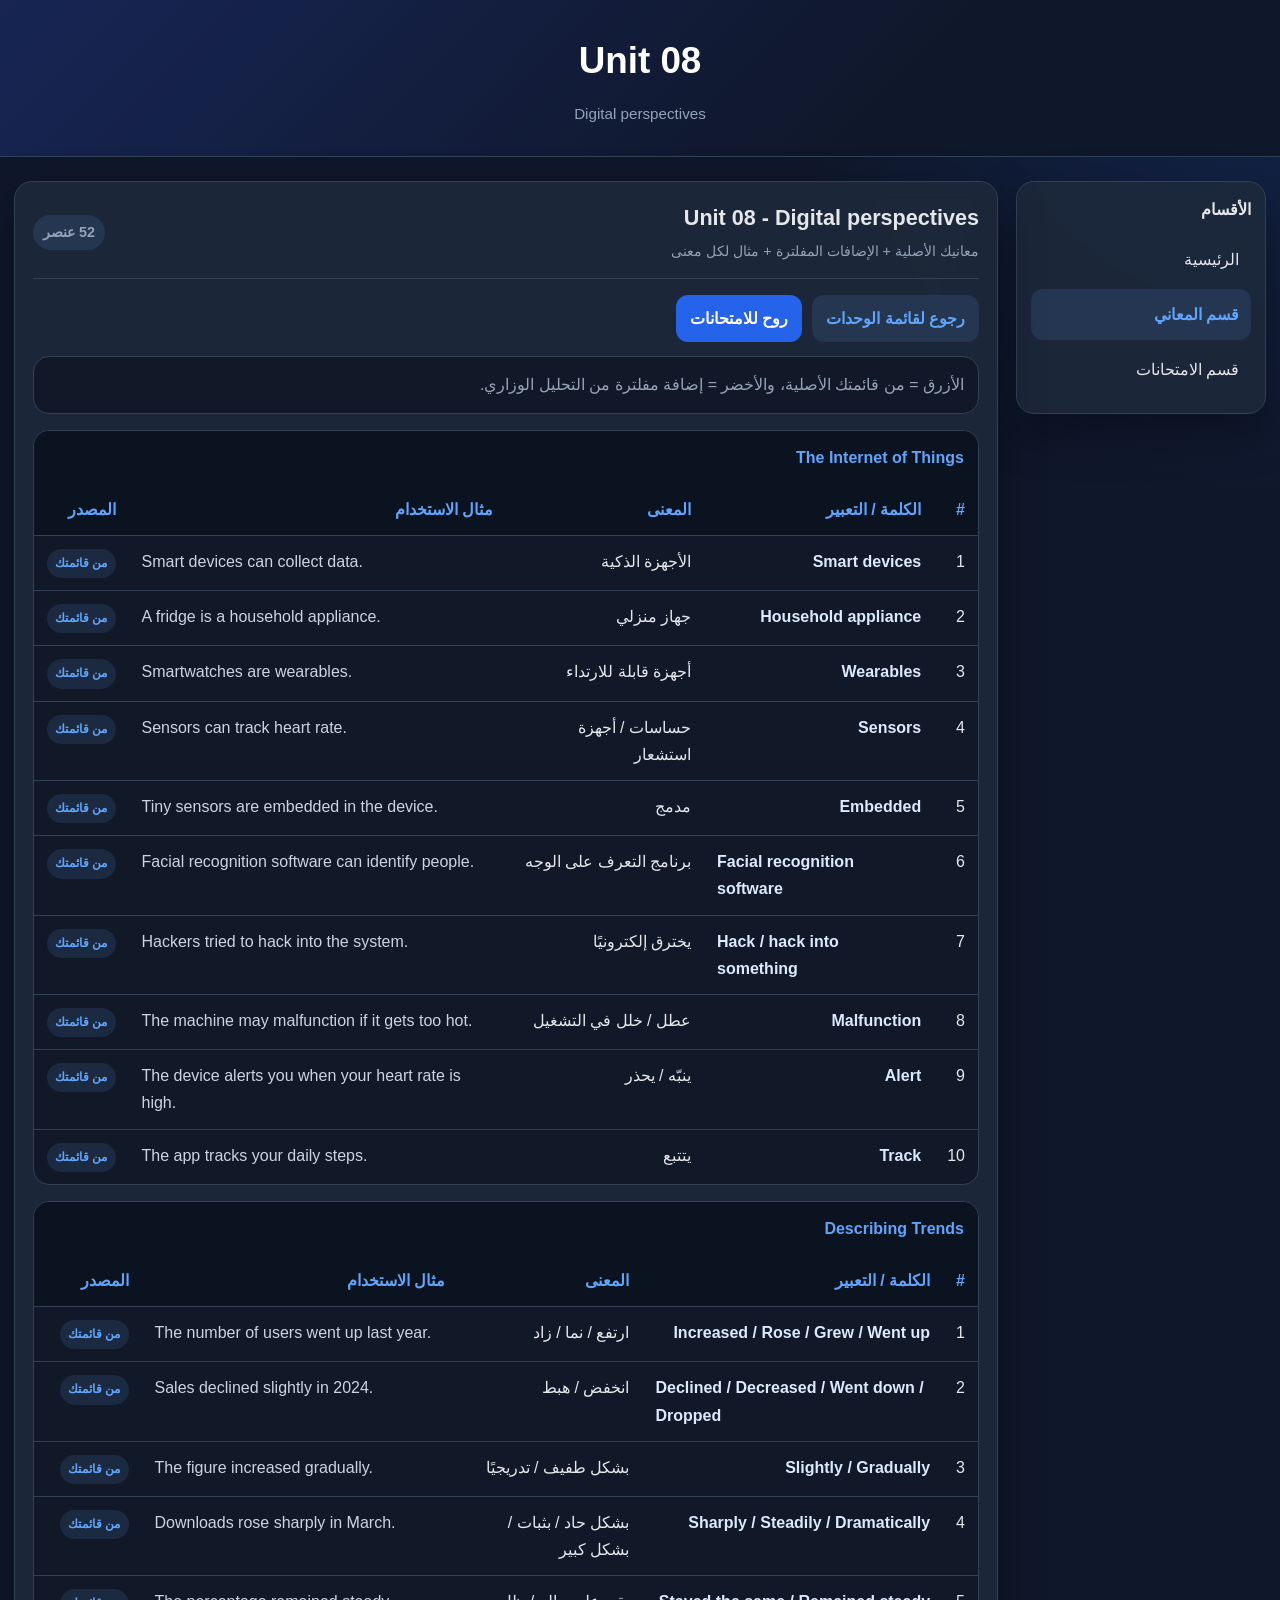
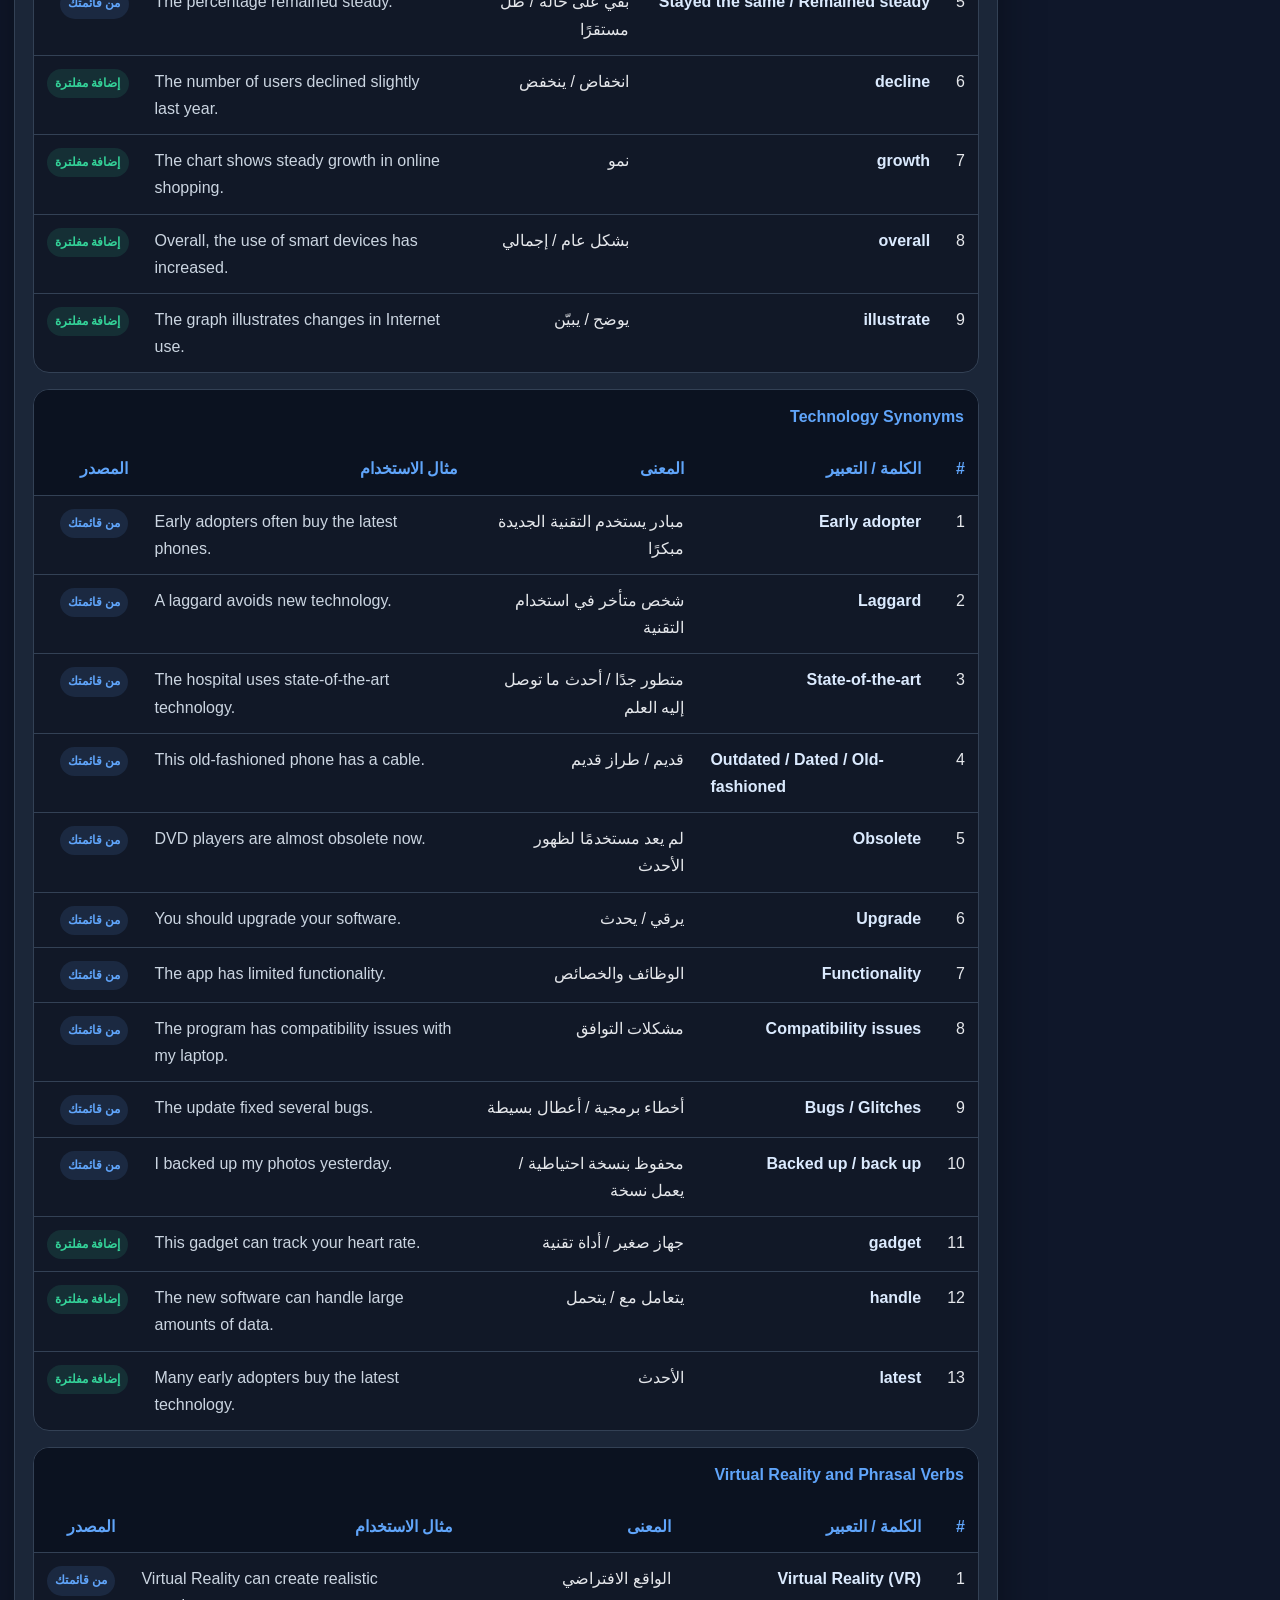
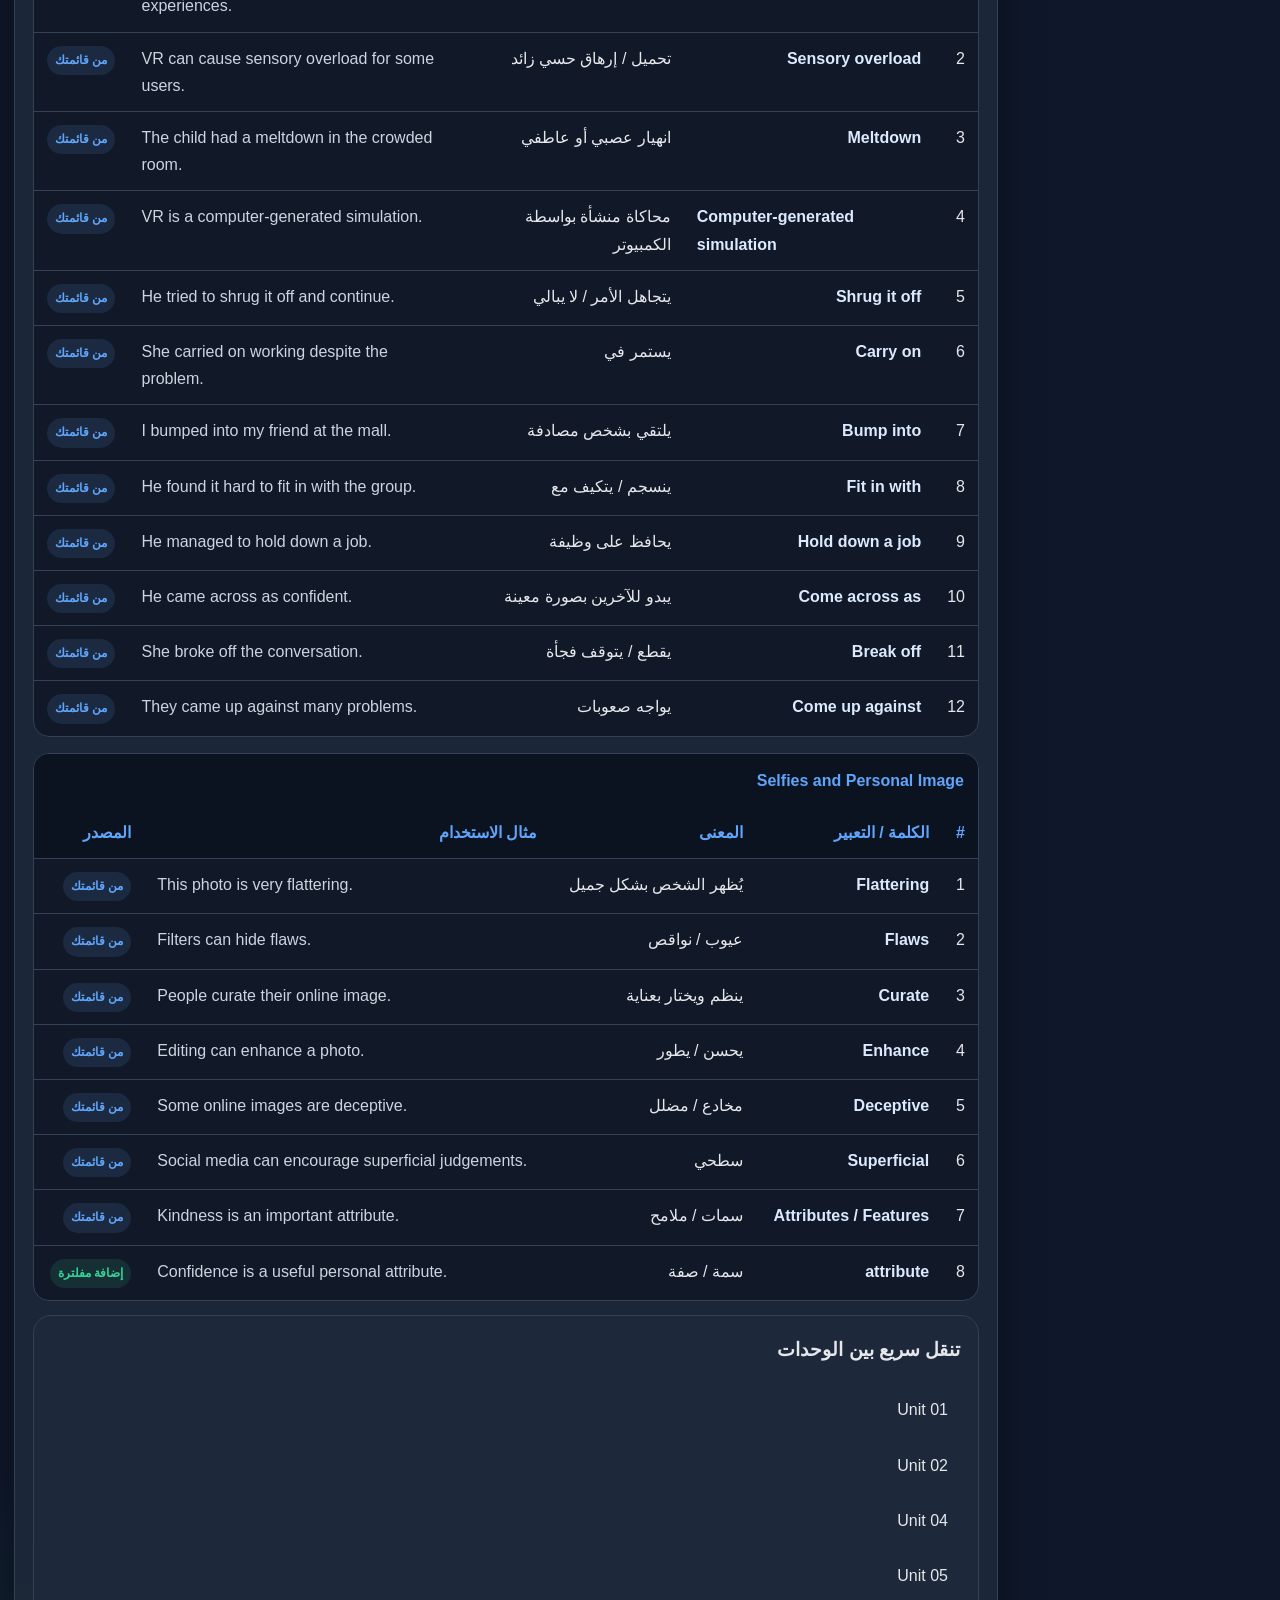
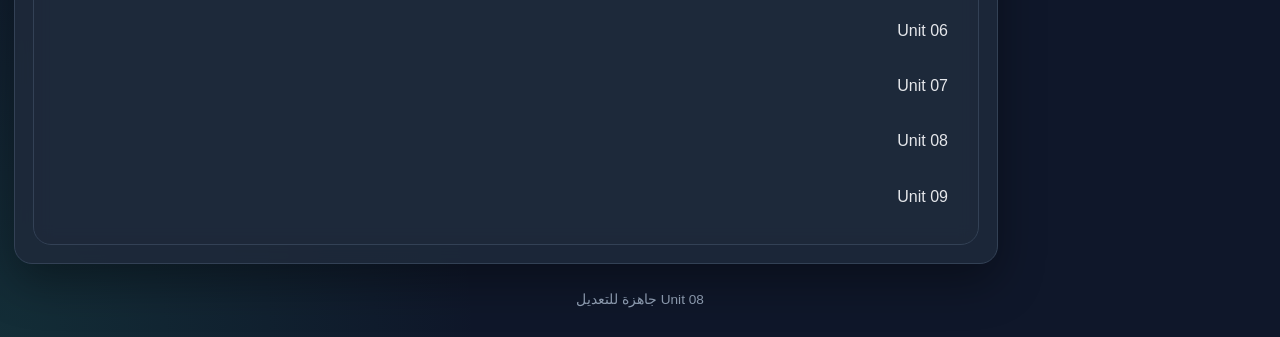
<file: units/unit-08.html>
<!DOCTYPE html>
<html lang="ar" dir="rtl">
<head>
  <meta charset="UTF-8" />
  <meta name="viewport" content="width=device-width, initial-scale=1.0" />
  <title>Unit 08 - Digital perspectives</title>
  <link rel="stylesheet" href="../styles.css" />
</head>
<body>
  <header>
    <h1>Unit 08</h1>
    <p>Digital perspectives</p>
  </header>
  <div class="wrapper">
    
<aside class="side-nav" aria-label="التنقل الرئيسي">
  <h2>الأقسام</h2>
  <a class="nav-link " href="../index.html">الرئيسية</a>
  <a class="nav-link active" href="../meanings.html">قسم المعاني</a>
  <a class="nav-link " href="../exams.html">قسم الامتحانات</a>
</aside>

    <main class="card">
      <div class="section-head">
        <div>
          <h2>Unit 08 - Digital perspectives</h2>
          <span>معانيك الأصلية + الإضافات المفلترة + مثال لكل معنى</span>
        </div>
        <span class="badge">52 عنصر</span>
      </div>
      <div class="meaning-actions">
        <a class="btn ghost" href="../meanings.html">رجوع لقائمة الوحدات</a>
        <a class="btn" href="../exams.html">روح للامتحانات</a>
      </div>
      <div class="note-box">الأزرق = من قائمتك الأصلية، والأخضر = إضافة مفلترة من التحليل الوزاري.</div>
      
        <section class="unit-section">
          <h3>The Internet of Things</h3>
          <div class="meaning-table-wrap">
            <table class="meaning-table">
              <thead>
                <tr>
                  <th>#</th>
                  <th>الكلمة / التعبير</th>
                  <th>المعنى</th>
                  <th>مثال الاستخدام</th>
                  <th>المصدر</th>
                </tr>
              </thead>
              <tbody>
            <tr>
              <td>1</td>
              <td><span class="term">Smart devices</span></td>
              <td>الأجهزة الذكية</td>
              <td><span class="example">Smart devices can collect data.</span></td>
              <td><span class="source ">من قائمتك</span></td>
            </tr>
            
            <tr>
              <td>2</td>
              <td><span class="term">Household appliance</span></td>
              <td>جهاز منزلي</td>
              <td><span class="example">A fridge is a household appliance.</span></td>
              <td><span class="source ">من قائمتك</span></td>
            </tr>
            
            <tr>
              <td>3</td>
              <td><span class="term">Wearables</span></td>
              <td>أجهزة قابلة للارتداء</td>
              <td><span class="example">Smartwatches are wearables.</span></td>
              <td><span class="source ">من قائمتك</span></td>
            </tr>
            
            <tr>
              <td>4</td>
              <td><span class="term">Sensors</span></td>
              <td>حساسات / أجهزة استشعار</td>
              <td><span class="example">Sensors can track heart rate.</span></td>
              <td><span class="source ">من قائمتك</span></td>
            </tr>
            
            <tr>
              <td>5</td>
              <td><span class="term">Embedded</span></td>
              <td>مدمج</td>
              <td><span class="example">Tiny sensors are embedded in the device.</span></td>
              <td><span class="source ">من قائمتك</span></td>
            </tr>
            
            <tr>
              <td>6</td>
              <td><span class="term">Facial recognition software</span></td>
              <td>برنامج التعرف على الوجه</td>
              <td><span class="example">Facial recognition software can identify people.</span></td>
              <td><span class="source ">من قائمتك</span></td>
            </tr>
            
            <tr>
              <td>7</td>
              <td><span class="term">Hack / hack into something</span></td>
              <td>يخترق إلكترونيًا</td>
              <td><span class="example">Hackers tried to hack into the system.</span></td>
              <td><span class="source ">من قائمتك</span></td>
            </tr>
            
            <tr>
              <td>8</td>
              <td><span class="term">Malfunction</span></td>
              <td>عطل / خلل في التشغيل</td>
              <td><span class="example">The machine may malfunction if it gets too hot.</span></td>
              <td><span class="source ">من قائمتك</span></td>
            </tr>
            
            <tr>
              <td>9</td>
              <td><span class="term">Alert</span></td>
              <td>ينبّه / يحذر</td>
              <td><span class="example">The device alerts you when your heart rate is high.</span></td>
              <td><span class="source ">من قائمتك</span></td>
            </tr>
            
            <tr>
              <td>10</td>
              <td><span class="term">Track</span></td>
              <td>يتتبع</td>
              <td><span class="example">The app tracks your daily steps.</span></td>
              <td><span class="source ">من قائمتك</span></td>
            </tr>
            </tbody>
            </table>
          </div>
        </section>
        

        <section class="unit-section">
          <h3>Describing Trends</h3>
          <div class="meaning-table-wrap">
            <table class="meaning-table">
              <thead>
                <tr>
                  <th>#</th>
                  <th>الكلمة / التعبير</th>
                  <th>المعنى</th>
                  <th>مثال الاستخدام</th>
                  <th>المصدر</th>
                </tr>
              </thead>
              <tbody>
            <tr>
              <td>1</td>
              <td><span class="term">Increased / Rose / Grew / Went up</span></td>
              <td>ارتفع / نما / زاد</td>
              <td><span class="example">The number of users went up last year.</span></td>
              <td><span class="source ">من قائمتك</span></td>
            </tr>
            
            <tr>
              <td>2</td>
              <td><span class="term">Declined / Decreased / Went down / Dropped</span></td>
              <td>انخفض / هبط</td>
              <td><span class="example">Sales declined slightly in 2024.</span></td>
              <td><span class="source ">من قائمتك</span></td>
            </tr>
            
            <tr>
              <td>3</td>
              <td><span class="term">Slightly / Gradually</span></td>
              <td>بشكل طفيف / تدريجيًا</td>
              <td><span class="example">The figure increased gradually.</span></td>
              <td><span class="source ">من قائمتك</span></td>
            </tr>
            
            <tr>
              <td>4</td>
              <td><span class="term">Sharply / Steadily / Dramatically</span></td>
              <td>بشكل حاد / بثبات / بشكل كبير</td>
              <td><span class="example">Downloads rose sharply in March.</span></td>
              <td><span class="source ">من قائمتك</span></td>
            </tr>
            
            <tr>
              <td>5</td>
              <td><span class="term">Stayed the same / Remained steady</span></td>
              <td>بقي على حاله / ظل مستقرًا</td>
              <td><span class="example">The percentage remained steady.</span></td>
              <td><span class="source ">من قائمتك</span></td>
            </tr>
            
            <tr>
              <td>6</td>
              <td><span class="term">decline</span></td>
              <td>انخفاض / ينخفض</td>
              <td><span class="example">The number of users declined slightly last year.</span></td>
              <td><span class="source filtered">إضافة مفلترة</span></td>
            </tr>
            
            <tr>
              <td>7</td>
              <td><span class="term">growth</span></td>
              <td>نمو</td>
              <td><span class="example">The chart shows steady growth in online shopping.</span></td>
              <td><span class="source filtered">إضافة مفلترة</span></td>
            </tr>
            
            <tr>
              <td>8</td>
              <td><span class="term">overall</span></td>
              <td>بشكل عام / إجمالي</td>
              <td><span class="example">Overall, the use of smart devices has increased.</span></td>
              <td><span class="source filtered">إضافة مفلترة</span></td>
            </tr>
            
            <tr>
              <td>9</td>
              <td><span class="term">illustrate</span></td>
              <td>يوضح / يبيّن</td>
              <td><span class="example">The graph illustrates changes in Internet use.</span></td>
              <td><span class="source filtered">إضافة مفلترة</span></td>
            </tr>
            </tbody>
            </table>
          </div>
        </section>
        

        <section class="unit-section">
          <h3>Technology Synonyms</h3>
          <div class="meaning-table-wrap">
            <table class="meaning-table">
              <thead>
                <tr>
                  <th>#</th>
                  <th>الكلمة / التعبير</th>
                  <th>المعنى</th>
                  <th>مثال الاستخدام</th>
                  <th>المصدر</th>
                </tr>
              </thead>
              <tbody>
            <tr>
              <td>1</td>
              <td><span class="term">Early adopter</span></td>
              <td>مبادر يستخدم التقنية الجديدة مبكرًا</td>
              <td><span class="example">Early adopters often buy the latest phones.</span></td>
              <td><span class="source ">من قائمتك</span></td>
            </tr>
            
            <tr>
              <td>2</td>
              <td><span class="term">Laggard</span></td>
              <td>شخص متأخر في استخدام التقنية</td>
              <td><span class="example">A laggard avoids new technology.</span></td>
              <td><span class="source ">من قائمتك</span></td>
            </tr>
            
            <tr>
              <td>3</td>
              <td><span class="term">State-of-the-art</span></td>
              <td>متطور جدًا / أحدث ما توصل إليه العلم</td>
              <td><span class="example">The hospital uses state-of-the-art technology.</span></td>
              <td><span class="source ">من قائمتك</span></td>
            </tr>
            
            <tr>
              <td>4</td>
              <td><span class="term">Outdated / Dated / Old-fashioned</span></td>
              <td>قديم / طراز قديم</td>
              <td><span class="example">This old-fashioned phone has a cable.</span></td>
              <td><span class="source ">من قائمتك</span></td>
            </tr>
            
            <tr>
              <td>5</td>
              <td><span class="term">Obsolete</span></td>
              <td>لم يعد مستخدمًا لظهور الأحدث</td>
              <td><span class="example">DVD players are almost obsolete now.</span></td>
              <td><span class="source ">من قائمتك</span></td>
            </tr>
            
            <tr>
              <td>6</td>
              <td><span class="term">Upgrade</span></td>
              <td>يرقي / يحدث</td>
              <td><span class="example">You should upgrade your software.</span></td>
              <td><span class="source ">من قائمتك</span></td>
            </tr>
            
            <tr>
              <td>7</td>
              <td><span class="term">Functionality</span></td>
              <td>الوظائف والخصائص</td>
              <td><span class="example">The app has limited functionality.</span></td>
              <td><span class="source ">من قائمتك</span></td>
            </tr>
            
            <tr>
              <td>8</td>
              <td><span class="term">Compatibility issues</span></td>
              <td>مشكلات التوافق</td>
              <td><span class="example">The program has compatibility issues with my laptop.</span></td>
              <td><span class="source ">من قائمتك</span></td>
            </tr>
            
            <tr>
              <td>9</td>
              <td><span class="term">Bugs / Glitches</span></td>
              <td>أخطاء برمجية / أعطال بسيطة</td>
              <td><span class="example">The update fixed several bugs.</span></td>
              <td><span class="source ">من قائمتك</span></td>
            </tr>
            
            <tr>
              <td>10</td>
              <td><span class="term">Backed up / back up</span></td>
              <td>محفوظ بنسخة احتياطية / يعمل نسخة</td>
              <td><span class="example">I backed up my photos yesterday.</span></td>
              <td><span class="source ">من قائمتك</span></td>
            </tr>
            
            <tr>
              <td>11</td>
              <td><span class="term">gadget</span></td>
              <td>جهاز صغير / أداة تقنية</td>
              <td><span class="example">This gadget can track your heart rate.</span></td>
              <td><span class="source filtered">إضافة مفلترة</span></td>
            </tr>
            
            <tr>
              <td>12</td>
              <td><span class="term">handle</span></td>
              <td>يتعامل مع / يتحمل</td>
              <td><span class="example">The new software can handle large amounts of data.</span></td>
              <td><span class="source filtered">إضافة مفلترة</span></td>
            </tr>
            
            <tr>
              <td>13</td>
              <td><span class="term">latest</span></td>
              <td>الأحدث</td>
              <td><span class="example">Many early adopters buy the latest technology.</span></td>
              <td><span class="source filtered">إضافة مفلترة</span></td>
            </tr>
            </tbody>
            </table>
          </div>
        </section>
        

        <section class="unit-section">
          <h3>Virtual Reality and Phrasal Verbs</h3>
          <div class="meaning-table-wrap">
            <table class="meaning-table">
              <thead>
                <tr>
                  <th>#</th>
                  <th>الكلمة / التعبير</th>
                  <th>المعنى</th>
                  <th>مثال الاستخدام</th>
                  <th>المصدر</th>
                </tr>
              </thead>
              <tbody>
            <tr>
              <td>1</td>
              <td><span class="term">Virtual Reality (VR)</span></td>
              <td>الواقع الافتراضي</td>
              <td><span class="example">Virtual Reality can create realistic experiences.</span></td>
              <td><span class="source ">من قائمتك</span></td>
            </tr>
            
            <tr>
              <td>2</td>
              <td><span class="term">Sensory overload</span></td>
              <td>تحميل / إرهاق حسي زائد</td>
              <td><span class="example">VR can cause sensory overload for some users.</span></td>
              <td><span class="source ">من قائمتك</span></td>
            </tr>
            
            <tr>
              <td>3</td>
              <td><span class="term">Meltdown</span></td>
              <td>انهيار عصبي أو عاطفي</td>
              <td><span class="example">The child had a meltdown in the crowded room.</span></td>
              <td><span class="source ">من قائمتك</span></td>
            </tr>
            
            <tr>
              <td>4</td>
              <td><span class="term">Computer-generated simulation</span></td>
              <td>محاكاة منشأة بواسطة الكمبيوتر</td>
              <td><span class="example">VR is a computer-generated simulation.</span></td>
              <td><span class="source ">من قائمتك</span></td>
            </tr>
            
            <tr>
              <td>5</td>
              <td><span class="term">Shrug it off</span></td>
              <td>يتجاهل الأمر / لا يبالي</td>
              <td><span class="example">He tried to shrug it off and continue.</span></td>
              <td><span class="source ">من قائمتك</span></td>
            </tr>
            
            <tr>
              <td>6</td>
              <td><span class="term">Carry on</span></td>
              <td>يستمر في</td>
              <td><span class="example">She carried on working despite the problem.</span></td>
              <td><span class="source ">من قائمتك</span></td>
            </tr>
            
            <tr>
              <td>7</td>
              <td><span class="term">Bump into</span></td>
              <td>يلتقي بشخص مصادفة</td>
              <td><span class="example">I bumped into my friend at the mall.</span></td>
              <td><span class="source ">من قائمتك</span></td>
            </tr>
            
            <tr>
              <td>8</td>
              <td><span class="term">Fit in with</span></td>
              <td>ينسجم / يتكيف مع</td>
              <td><span class="example">He found it hard to fit in with the group.</span></td>
              <td><span class="source ">من قائمتك</span></td>
            </tr>
            
            <tr>
              <td>9</td>
              <td><span class="term">Hold down a job</span></td>
              <td>يحافظ على وظيفة</td>
              <td><span class="example">He managed to hold down a job.</span></td>
              <td><span class="source ">من قائمتك</span></td>
            </tr>
            
            <tr>
              <td>10</td>
              <td><span class="term">Come across as</span></td>
              <td>يبدو للآخرين بصورة معينة</td>
              <td><span class="example">He came across as confident.</span></td>
              <td><span class="source ">من قائمتك</span></td>
            </tr>
            
            <tr>
              <td>11</td>
              <td><span class="term">Break off</span></td>
              <td>يقطع / يتوقف فجأة</td>
              <td><span class="example">She broke off the conversation.</span></td>
              <td><span class="source ">من قائمتك</span></td>
            </tr>
            
            <tr>
              <td>12</td>
              <td><span class="term">Come up against</span></td>
              <td>يواجه صعوبات</td>
              <td><span class="example">They came up against many problems.</span></td>
              <td><span class="source ">من قائمتك</span></td>
            </tr>
            </tbody>
            </table>
          </div>
        </section>
        

        <section class="unit-section">
          <h3>Selfies and Personal Image</h3>
          <div class="meaning-table-wrap">
            <table class="meaning-table">
              <thead>
                <tr>
                  <th>#</th>
                  <th>الكلمة / التعبير</th>
                  <th>المعنى</th>
                  <th>مثال الاستخدام</th>
                  <th>المصدر</th>
                </tr>
              </thead>
              <tbody>
            <tr>
              <td>1</td>
              <td><span class="term">Flattering</span></td>
              <td>يُظهر الشخص بشكل جميل</td>
              <td><span class="example">This photo is very flattering.</span></td>
              <td><span class="source ">من قائمتك</span></td>
            </tr>
            
            <tr>
              <td>2</td>
              <td><span class="term">Flaws</span></td>
              <td>عيوب / نواقص</td>
              <td><span class="example">Filters can hide flaws.</span></td>
              <td><span class="source ">من قائمتك</span></td>
            </tr>
            
            <tr>
              <td>3</td>
              <td><span class="term">Curate</span></td>
              <td>ينظم ويختار بعناية</td>
              <td><span class="example">People curate their online image.</span></td>
              <td><span class="source ">من قائمتك</span></td>
            </tr>
            
            <tr>
              <td>4</td>
              <td><span class="term">Enhance</span></td>
              <td>يحسن / يطور</td>
              <td><span class="example">Editing can enhance a photo.</span></td>
              <td><span class="source ">من قائمتك</span></td>
            </tr>
            
            <tr>
              <td>5</td>
              <td><span class="term">Deceptive</span></td>
              <td>مخادع / مضلل</td>
              <td><span class="example">Some online images are deceptive.</span></td>
              <td><span class="source ">من قائمتك</span></td>
            </tr>
            
            <tr>
              <td>6</td>
              <td><span class="term">Superficial</span></td>
              <td>سطحي</td>
              <td><span class="example">Social media can encourage superficial judgements.</span></td>
              <td><span class="source ">من قائمتك</span></td>
            </tr>
            
            <tr>
              <td>7</td>
              <td><span class="term">Attributes / Features</span></td>
              <td>سمات / ملامح</td>
              <td><span class="example">Kindness is an important attribute.</span></td>
              <td><span class="source ">من قائمتك</span></td>
            </tr>
            
            <tr>
              <td>8</td>
              <td><span class="term">attribute</span></td>
              <td>سمة / صفة</td>
              <td><span class="example">Confidence is a useful personal attribute.</span></td>
              <td><span class="source filtered">إضافة مفلترة</span></td>
            </tr>
            </tbody>
            </table>
          </div>
        </section>
        
      <div class="card" style="box-shadow: none; margin-top: 14px;">
        <h3 style="margin-top: 0;">تنقل سريع بين الوحدات</h3>
        <div><a class="nav-link" href="unit-01.html">Unit 01</a>
<a class="nav-link" href="unit-02.html">Unit 02</a>
<a class="nav-link" href="unit-04.html">Unit 04</a>
<a class="nav-link" href="unit-05.html">Unit 05</a>
<a class="nav-link" href="unit-06.html">Unit 06</a>
<a class="nav-link" href="unit-07.html">Unit 07</a>
<a class="nav-link" href="unit-08.html">Unit 08</a>
<a class="nav-link" href="unit-09.html">Unit 09</a></div>
      </div>
    </main>
  </div>
  <footer>Unit 08 جاهزة للتعديل</footer>
</body>
</html>
</file>
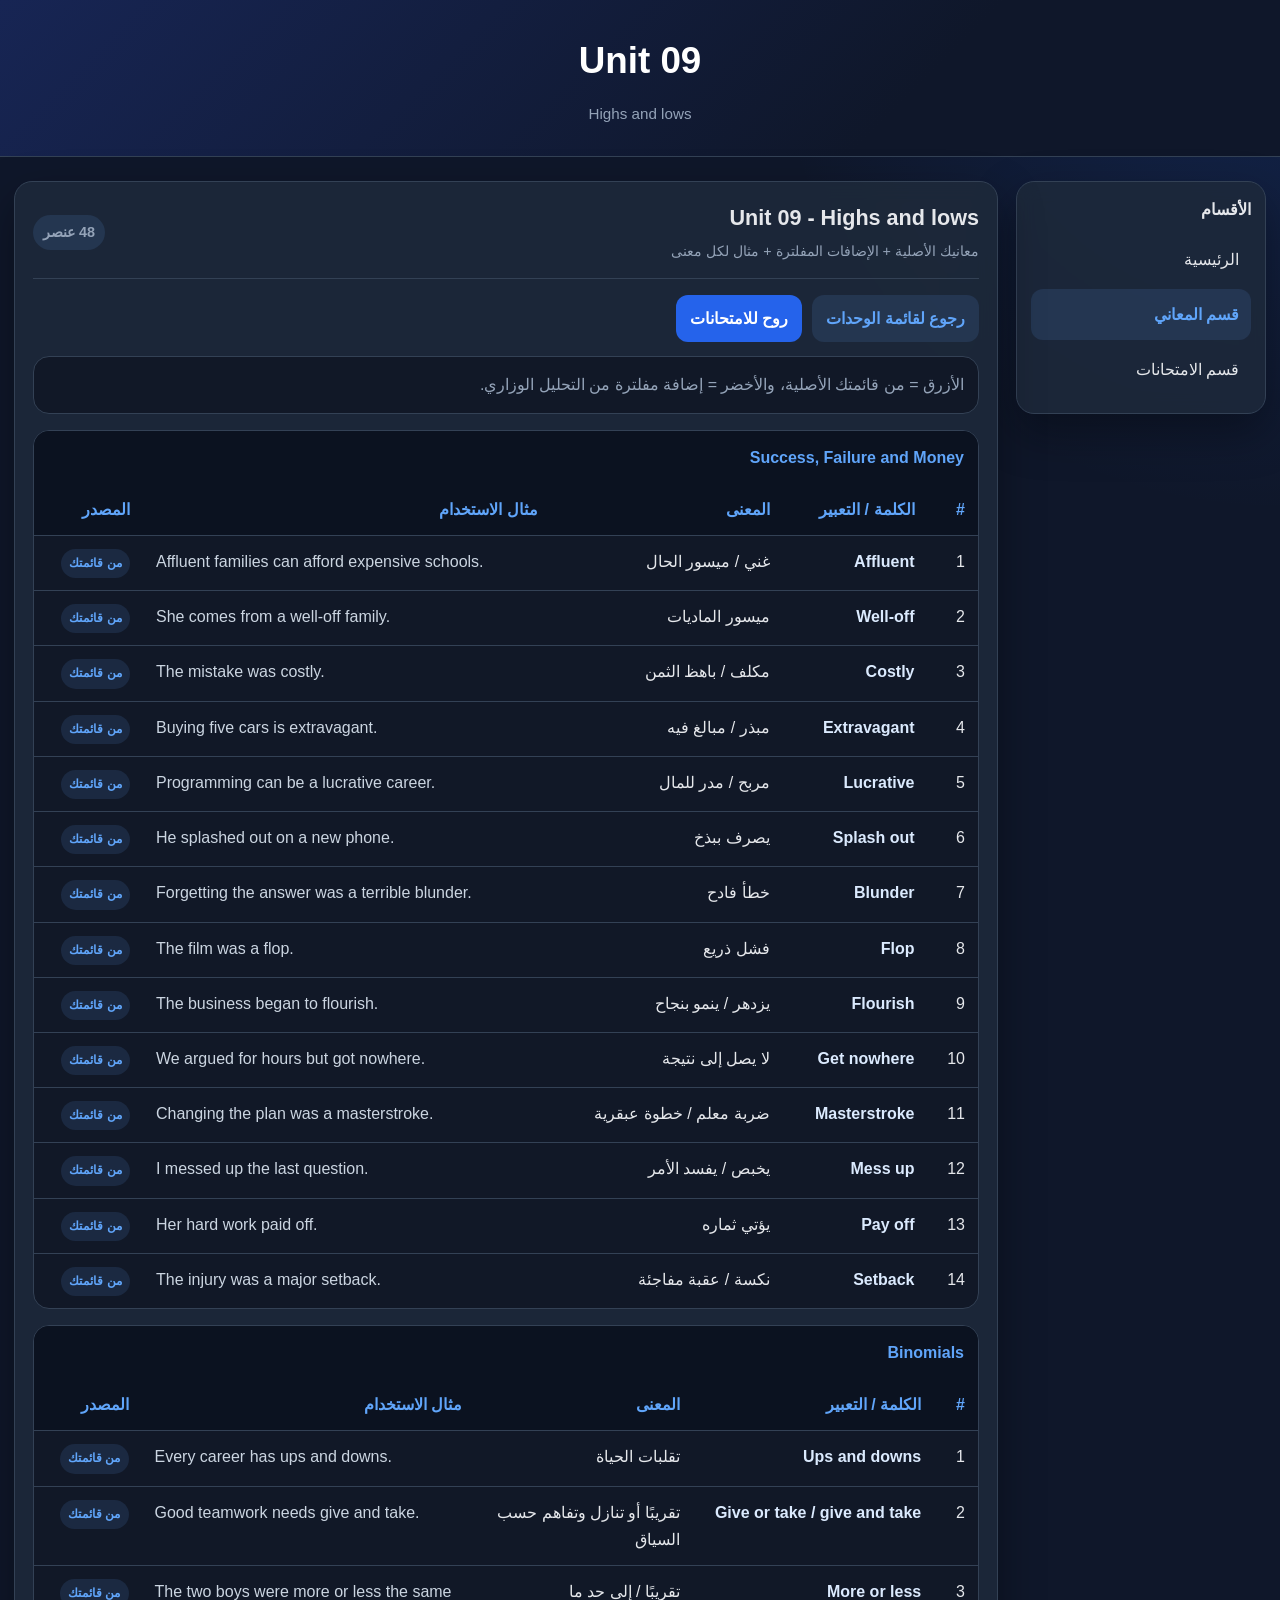
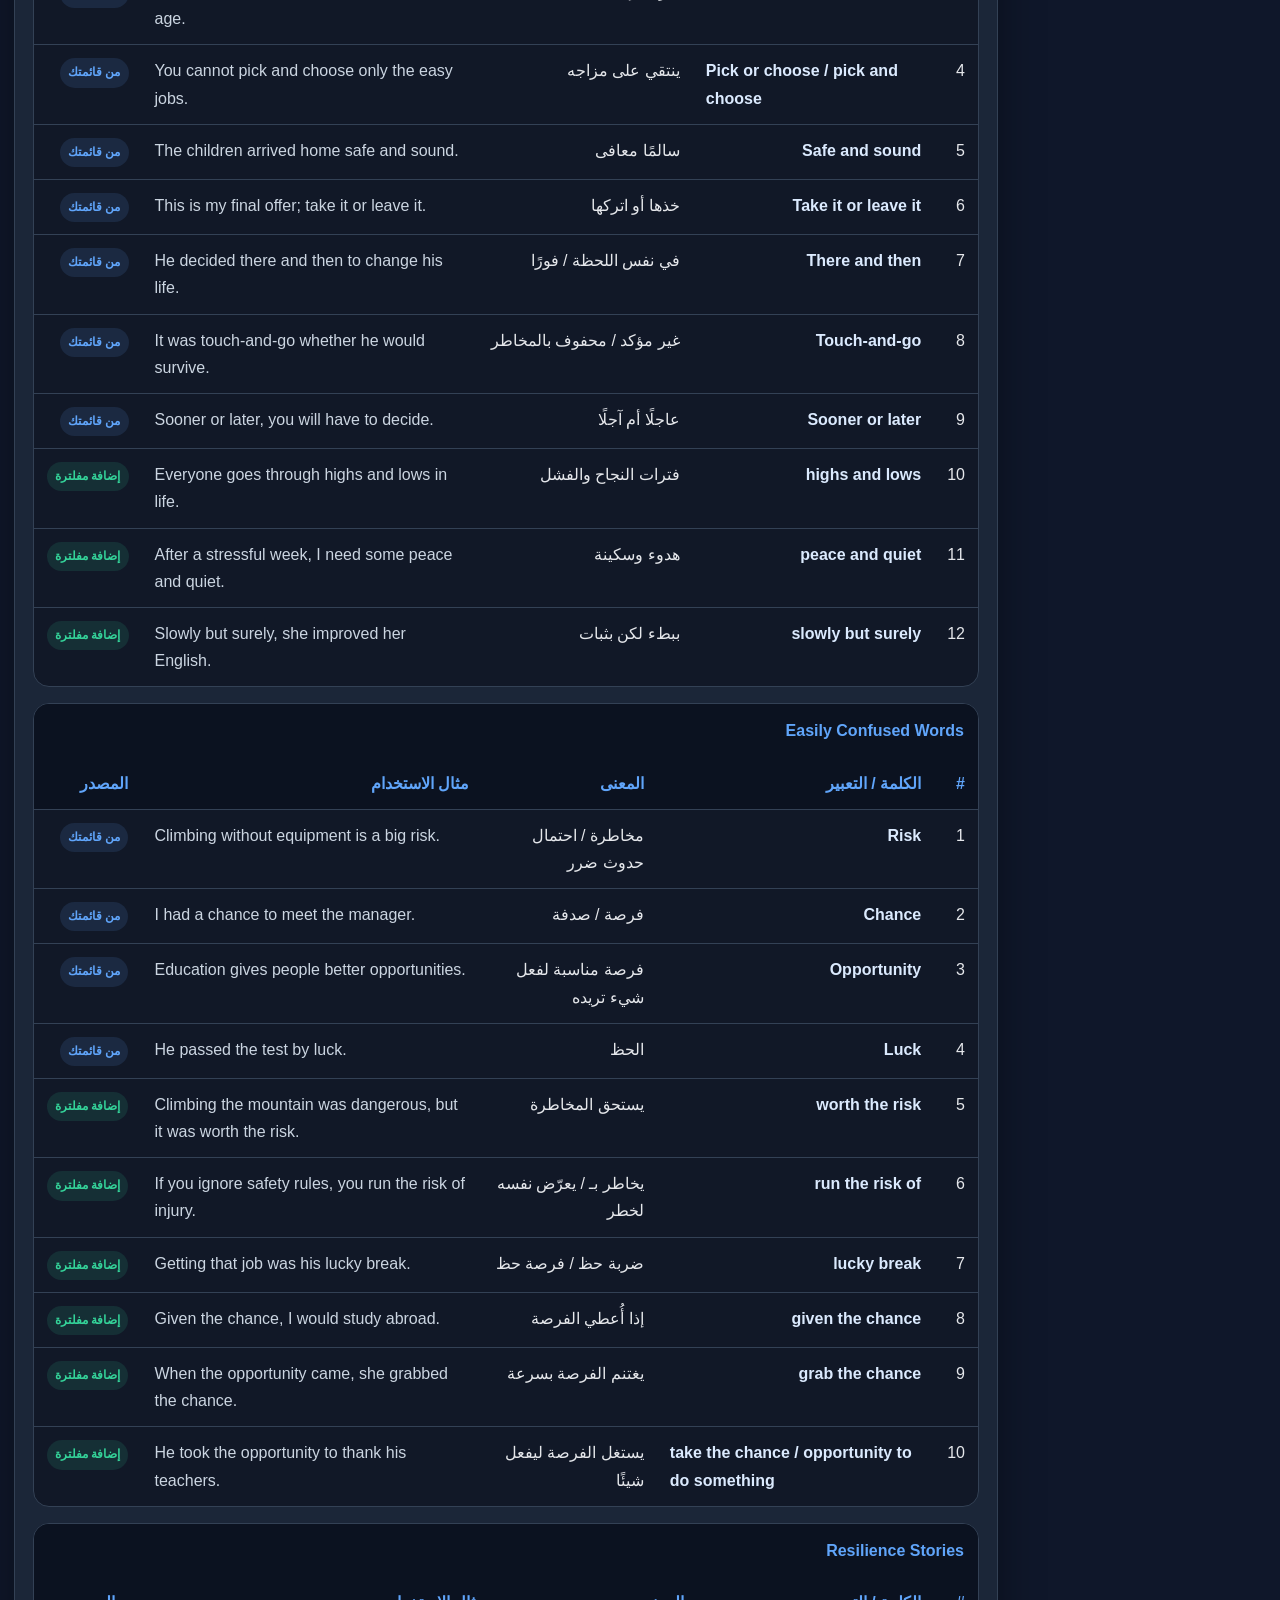
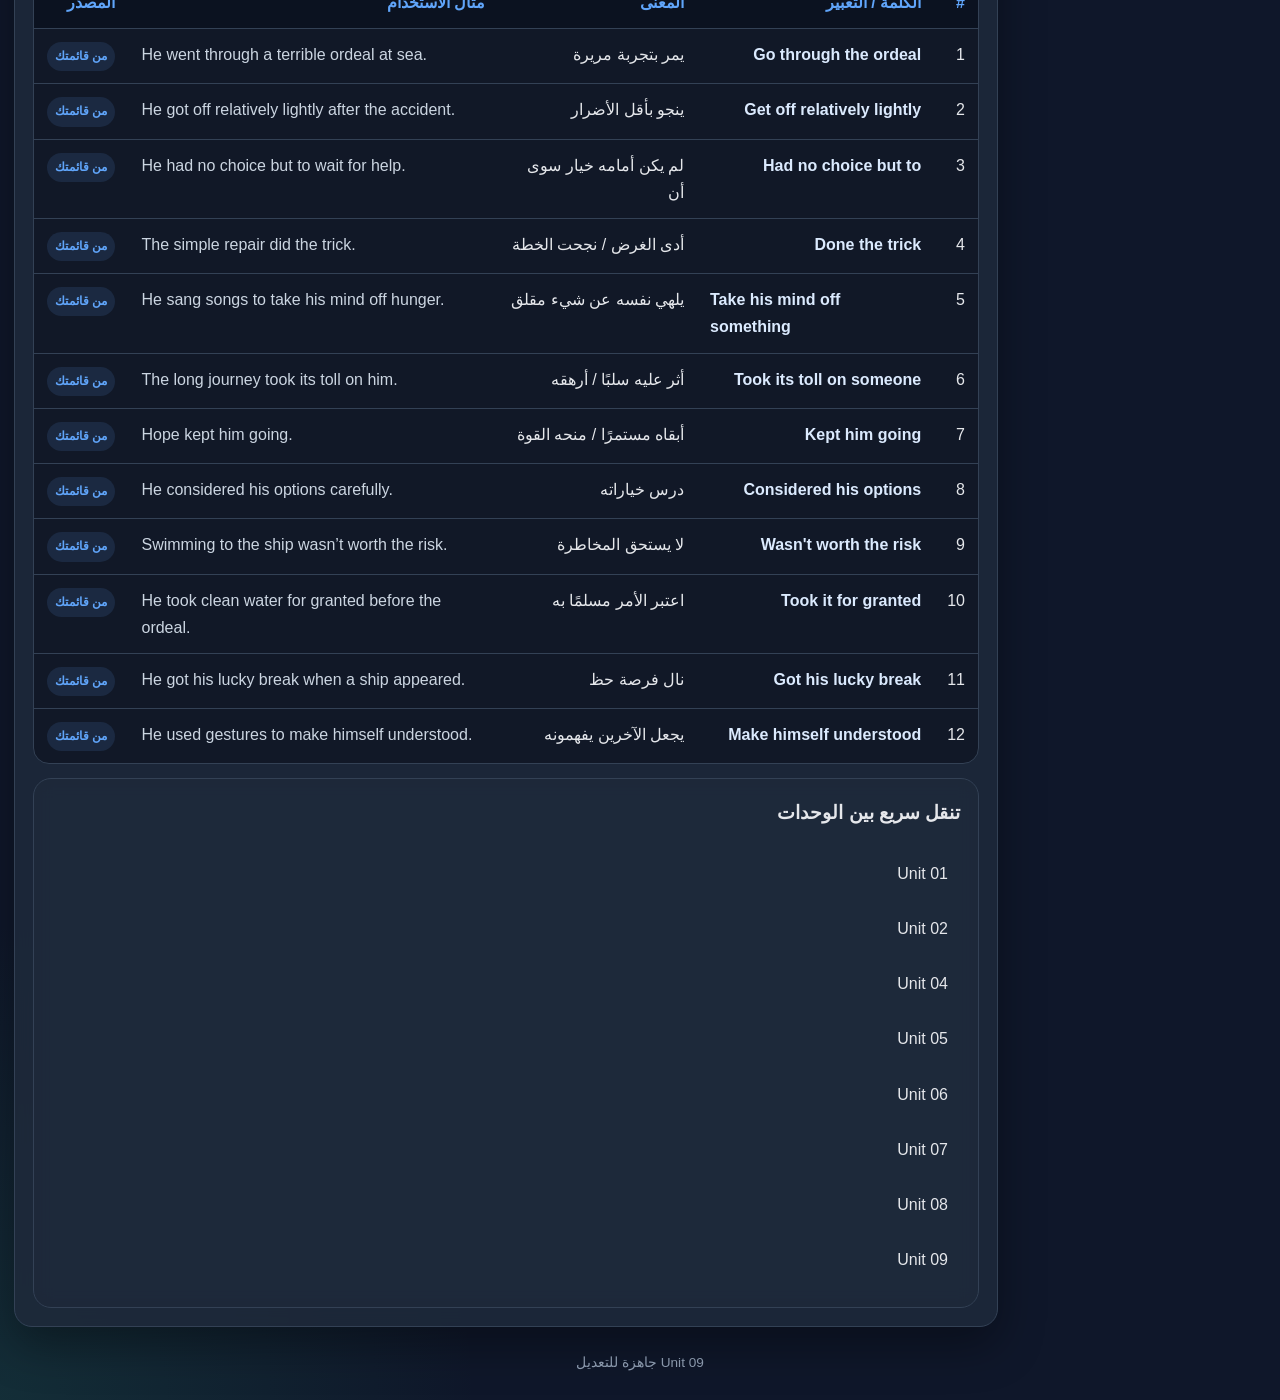
<file: units/unit-09.html>
<!DOCTYPE html>
<html lang="ar" dir="rtl">
<head>
  <meta charset="UTF-8" />
  <meta name="viewport" content="width=device-width, initial-scale=1.0" />
  <title>Unit 09 - Highs and lows</title>
  <link rel="stylesheet" href="../styles.css" />
</head>
<body>
  <header>
    <h1>Unit 09</h1>
    <p>Highs and lows</p>
  </header>
  <div class="wrapper">
    
<aside class="side-nav" aria-label="التنقل الرئيسي">
  <h2>الأقسام</h2>
  <a class="nav-link " href="../index.html">الرئيسية</a>
  <a class="nav-link active" href="../meanings.html">قسم المعاني</a>
  <a class="nav-link " href="../exams.html">قسم الامتحانات</a>
</aside>

    <main class="card">
      <div class="section-head">
        <div>
          <h2>Unit 09 - Highs and lows</h2>
          <span>معانيك الأصلية + الإضافات المفلترة + مثال لكل معنى</span>
        </div>
        <span class="badge">48 عنصر</span>
      </div>
      <div class="meaning-actions">
        <a class="btn ghost" href="../meanings.html">رجوع لقائمة الوحدات</a>
        <a class="btn" href="../exams.html">روح للامتحانات</a>
      </div>
      <div class="note-box">الأزرق = من قائمتك الأصلية، والأخضر = إضافة مفلترة من التحليل الوزاري.</div>
      
        <section class="unit-section">
          <h3>Success, Failure and Money</h3>
          <div class="meaning-table-wrap">
            <table class="meaning-table">
              <thead>
                <tr>
                  <th>#</th>
                  <th>الكلمة / التعبير</th>
                  <th>المعنى</th>
                  <th>مثال الاستخدام</th>
                  <th>المصدر</th>
                </tr>
              </thead>
              <tbody>
            <tr>
              <td>1</td>
              <td><span class="term">Affluent</span></td>
              <td>غني / ميسور الحال</td>
              <td><span class="example">Affluent families can afford expensive schools.</span></td>
              <td><span class="source ">من قائمتك</span></td>
            </tr>
            
            <tr>
              <td>2</td>
              <td><span class="term">Well-off</span></td>
              <td>ميسور الماديات</td>
              <td><span class="example">She comes from a well-off family.</span></td>
              <td><span class="source ">من قائمتك</span></td>
            </tr>
            
            <tr>
              <td>3</td>
              <td><span class="term">Costly</span></td>
              <td>مكلف / باهظ الثمن</td>
              <td><span class="example">The mistake was costly.</span></td>
              <td><span class="source ">من قائمتك</span></td>
            </tr>
            
            <tr>
              <td>4</td>
              <td><span class="term">Extravagant</span></td>
              <td>مبذر / مبالغ فيه</td>
              <td><span class="example">Buying five cars is extravagant.</span></td>
              <td><span class="source ">من قائمتك</span></td>
            </tr>
            
            <tr>
              <td>5</td>
              <td><span class="term">Lucrative</span></td>
              <td>مربح / مدر للمال</td>
              <td><span class="example">Programming can be a lucrative career.</span></td>
              <td><span class="source ">من قائمتك</span></td>
            </tr>
            
            <tr>
              <td>6</td>
              <td><span class="term">Splash out</span></td>
              <td>يصرف ببذخ</td>
              <td><span class="example">He splashed out on a new phone.</span></td>
              <td><span class="source ">من قائمتك</span></td>
            </tr>
            
            <tr>
              <td>7</td>
              <td><span class="term">Blunder</span></td>
              <td>خطأ فادح</td>
              <td><span class="example">Forgetting the answer was a terrible blunder.</span></td>
              <td><span class="source ">من قائمتك</span></td>
            </tr>
            
            <tr>
              <td>8</td>
              <td><span class="term">Flop</span></td>
              <td>فشل ذريع</td>
              <td><span class="example">The film was a flop.</span></td>
              <td><span class="source ">من قائمتك</span></td>
            </tr>
            
            <tr>
              <td>9</td>
              <td><span class="term">Flourish</span></td>
              <td>يزدهر / ينمو بنجاح</td>
              <td><span class="example">The business began to flourish.</span></td>
              <td><span class="source ">من قائمتك</span></td>
            </tr>
            
            <tr>
              <td>10</td>
              <td><span class="term">Get nowhere</span></td>
              <td>لا يصل إلى نتيجة</td>
              <td><span class="example">We argued for hours but got nowhere.</span></td>
              <td><span class="source ">من قائمتك</span></td>
            </tr>
            
            <tr>
              <td>11</td>
              <td><span class="term">Masterstroke</span></td>
              <td>ضربة معلم / خطوة عبقرية</td>
              <td><span class="example">Changing the plan was a masterstroke.</span></td>
              <td><span class="source ">من قائمتك</span></td>
            </tr>
            
            <tr>
              <td>12</td>
              <td><span class="term">Mess up</span></td>
              <td>يخبص / يفسد الأمر</td>
              <td><span class="example">I messed up the last question.</span></td>
              <td><span class="source ">من قائمتك</span></td>
            </tr>
            
            <tr>
              <td>13</td>
              <td><span class="term">Pay off</span></td>
              <td>يؤتي ثماره</td>
              <td><span class="example">Her hard work paid off.</span></td>
              <td><span class="source ">من قائمتك</span></td>
            </tr>
            
            <tr>
              <td>14</td>
              <td><span class="term">Setback</span></td>
              <td>نكسة / عقبة مفاجئة</td>
              <td><span class="example">The injury was a major setback.</span></td>
              <td><span class="source ">من قائمتك</span></td>
            </tr>
            </tbody>
            </table>
          </div>
        </section>
        

        <section class="unit-section">
          <h3>Binomials</h3>
          <div class="meaning-table-wrap">
            <table class="meaning-table">
              <thead>
                <tr>
                  <th>#</th>
                  <th>الكلمة / التعبير</th>
                  <th>المعنى</th>
                  <th>مثال الاستخدام</th>
                  <th>المصدر</th>
                </tr>
              </thead>
              <tbody>
            <tr>
              <td>1</td>
              <td><span class="term">Ups and downs</span></td>
              <td>تقلبات الحياة</td>
              <td><span class="example">Every career has ups and downs.</span></td>
              <td><span class="source ">من قائمتك</span></td>
            </tr>
            
            <tr>
              <td>2</td>
              <td><span class="term">Give or take / give and take</span></td>
              <td>تقريبًا أو تنازل وتفاهم حسب السياق</td>
              <td><span class="example">Good teamwork needs give and take.</span></td>
              <td><span class="source ">من قائمتك</span></td>
            </tr>
            
            <tr>
              <td>3</td>
              <td><span class="term">More or less</span></td>
              <td>تقريبًا / إلى حد ما</td>
              <td><span class="example">The two boys were more or less the same age.</span></td>
              <td><span class="source ">من قائمتك</span></td>
            </tr>
            
            <tr>
              <td>4</td>
              <td><span class="term">Pick or choose / pick and choose</span></td>
              <td>ينتقي على مزاجه</td>
              <td><span class="example">You cannot pick and choose only the easy jobs.</span></td>
              <td><span class="source ">من قائمتك</span></td>
            </tr>
            
            <tr>
              <td>5</td>
              <td><span class="term">Safe and sound</span></td>
              <td>سالمًا معافى</td>
              <td><span class="example">The children arrived home safe and sound.</span></td>
              <td><span class="source ">من قائمتك</span></td>
            </tr>
            
            <tr>
              <td>6</td>
              <td><span class="term">Take it or leave it</span></td>
              <td>خذها أو اتركها</td>
              <td><span class="example">This is my final offer; take it or leave it.</span></td>
              <td><span class="source ">من قائمتك</span></td>
            </tr>
            
            <tr>
              <td>7</td>
              <td><span class="term">There and then</span></td>
              <td>في نفس اللحظة / فورًا</td>
              <td><span class="example">He decided there and then to change his life.</span></td>
              <td><span class="source ">من قائمتك</span></td>
            </tr>
            
            <tr>
              <td>8</td>
              <td><span class="term">Touch-and-go</span></td>
              <td>غير مؤكد / محفوف بالمخاطر</td>
              <td><span class="example">It was touch-and-go whether he would survive.</span></td>
              <td><span class="source ">من قائمتك</span></td>
            </tr>
            
            <tr>
              <td>9</td>
              <td><span class="term">Sooner or later</span></td>
              <td>عاجلًا أم آجلًا</td>
              <td><span class="example">Sooner or later, you will have to decide.</span></td>
              <td><span class="source ">من قائمتك</span></td>
            </tr>
            
            <tr>
              <td>10</td>
              <td><span class="term">highs and lows</span></td>
              <td>فترات النجاح والفشل</td>
              <td><span class="example">Everyone goes through highs and lows in life.</span></td>
              <td><span class="source filtered">إضافة مفلترة</span></td>
            </tr>
            
            <tr>
              <td>11</td>
              <td><span class="term">peace and quiet</span></td>
              <td>هدوء وسكينة</td>
              <td><span class="example">After a stressful week, I need some peace and quiet.</span></td>
              <td><span class="source filtered">إضافة مفلترة</span></td>
            </tr>
            
            <tr>
              <td>12</td>
              <td><span class="term">slowly but surely</span></td>
              <td>ببطء لكن بثبات</td>
              <td><span class="example">Slowly but surely, she improved her English.</span></td>
              <td><span class="source filtered">إضافة مفلترة</span></td>
            </tr>
            </tbody>
            </table>
          </div>
        </section>
        

        <section class="unit-section">
          <h3>Easily Confused Words</h3>
          <div class="meaning-table-wrap">
            <table class="meaning-table">
              <thead>
                <tr>
                  <th>#</th>
                  <th>الكلمة / التعبير</th>
                  <th>المعنى</th>
                  <th>مثال الاستخدام</th>
                  <th>المصدر</th>
                </tr>
              </thead>
              <tbody>
            <tr>
              <td>1</td>
              <td><span class="term">Risk</span></td>
              <td>مخاطرة / احتمال حدوث ضرر</td>
              <td><span class="example">Climbing without equipment is a big risk.</span></td>
              <td><span class="source ">من قائمتك</span></td>
            </tr>
            
            <tr>
              <td>2</td>
              <td><span class="term">Chance</span></td>
              <td>فرصة / صدفة</td>
              <td><span class="example">I had a chance to meet the manager.</span></td>
              <td><span class="source ">من قائمتك</span></td>
            </tr>
            
            <tr>
              <td>3</td>
              <td><span class="term">Opportunity</span></td>
              <td>فرصة مناسبة لفعل شيء تريده</td>
              <td><span class="example">Education gives people better opportunities.</span></td>
              <td><span class="source ">من قائمتك</span></td>
            </tr>
            
            <tr>
              <td>4</td>
              <td><span class="term">Luck</span></td>
              <td>الحظ</td>
              <td><span class="example">He passed the test by luck.</span></td>
              <td><span class="source ">من قائمتك</span></td>
            </tr>
            
            <tr>
              <td>5</td>
              <td><span class="term">worth the risk</span></td>
              <td>يستحق المخاطرة</td>
              <td><span class="example">Climbing the mountain was dangerous, but it was worth the risk.</span></td>
              <td><span class="source filtered">إضافة مفلترة</span></td>
            </tr>
            
            <tr>
              <td>6</td>
              <td><span class="term">run the risk of</span></td>
              <td>يخاطر بـ / يعرّض نفسه لخطر</td>
              <td><span class="example">If you ignore safety rules, you run the risk of injury.</span></td>
              <td><span class="source filtered">إضافة مفلترة</span></td>
            </tr>
            
            <tr>
              <td>7</td>
              <td><span class="term">lucky break</span></td>
              <td>ضربة حظ / فرصة حظ</td>
              <td><span class="example">Getting that job was his lucky break.</span></td>
              <td><span class="source filtered">إضافة مفلترة</span></td>
            </tr>
            
            <tr>
              <td>8</td>
              <td><span class="term">given the chance</span></td>
              <td>إذا أُعطي الفرصة</td>
              <td><span class="example">Given the chance, I would study abroad.</span></td>
              <td><span class="source filtered">إضافة مفلترة</span></td>
            </tr>
            
            <tr>
              <td>9</td>
              <td><span class="term">grab the chance</span></td>
              <td>يغتنم الفرصة بسرعة</td>
              <td><span class="example">When the opportunity came, she grabbed the chance.</span></td>
              <td><span class="source filtered">إضافة مفلترة</span></td>
            </tr>
            
            <tr>
              <td>10</td>
              <td><span class="term">take the chance / opportunity to do something</span></td>
              <td>يستغل الفرصة ليفعل شيئًا</td>
              <td><span class="example">He took the opportunity to thank his teachers.</span></td>
              <td><span class="source filtered">إضافة مفلترة</span></td>
            </tr>
            </tbody>
            </table>
          </div>
        </section>
        

        <section class="unit-section">
          <h3>Resilience Stories</h3>
          <div class="meaning-table-wrap">
            <table class="meaning-table">
              <thead>
                <tr>
                  <th>#</th>
                  <th>الكلمة / التعبير</th>
                  <th>المعنى</th>
                  <th>مثال الاستخدام</th>
                  <th>المصدر</th>
                </tr>
              </thead>
              <tbody>
            <tr>
              <td>1</td>
              <td><span class="term">Go through the ordeal</span></td>
              <td>يمر بتجربة مريرة</td>
              <td><span class="example">He went through a terrible ordeal at sea.</span></td>
              <td><span class="source ">من قائمتك</span></td>
            </tr>
            
            <tr>
              <td>2</td>
              <td><span class="term">Get off relatively lightly</span></td>
              <td>ينجو بأقل الأضرار</td>
              <td><span class="example">He got off relatively lightly after the accident.</span></td>
              <td><span class="source ">من قائمتك</span></td>
            </tr>
            
            <tr>
              <td>3</td>
              <td><span class="term">Had no choice but to</span></td>
              <td>لم يكن أمامه خيار سوى أن</td>
              <td><span class="example">He had no choice but to wait for help.</span></td>
              <td><span class="source ">من قائمتك</span></td>
            </tr>
            
            <tr>
              <td>4</td>
              <td><span class="term">Done the trick</span></td>
              <td>أدى الغرض / نجحت الخطة</td>
              <td><span class="example">The simple repair did the trick.</span></td>
              <td><span class="source ">من قائمتك</span></td>
            </tr>
            
            <tr>
              <td>5</td>
              <td><span class="term">Take his mind off something</span></td>
              <td>يلهي نفسه عن شيء مقلق</td>
              <td><span class="example">He sang songs to take his mind off hunger.</span></td>
              <td><span class="source ">من قائمتك</span></td>
            </tr>
            
            <tr>
              <td>6</td>
              <td><span class="term">Took its toll on someone</span></td>
              <td>أثر عليه سلبًا / أرهقه</td>
              <td><span class="example">The long journey took its toll on him.</span></td>
              <td><span class="source ">من قائمتك</span></td>
            </tr>
            
            <tr>
              <td>7</td>
              <td><span class="term">Kept him going</span></td>
              <td>أبقاه مستمرًا / منحه القوة</td>
              <td><span class="example">Hope kept him going.</span></td>
              <td><span class="source ">من قائمتك</span></td>
            </tr>
            
            <tr>
              <td>8</td>
              <td><span class="term">Considered his options</span></td>
              <td>درس خياراته</td>
              <td><span class="example">He considered his options carefully.</span></td>
              <td><span class="source ">من قائمتك</span></td>
            </tr>
            
            <tr>
              <td>9</td>
              <td><span class="term">Wasn&#x27;t worth the risk</span></td>
              <td>لا يستحق المخاطرة</td>
              <td><span class="example">Swimming to the ship wasn’t worth the risk.</span></td>
              <td><span class="source ">من قائمتك</span></td>
            </tr>
            
            <tr>
              <td>10</td>
              <td><span class="term">Took it for granted</span></td>
              <td>اعتبر الأمر مسلمًا به</td>
              <td><span class="example">He took clean water for granted before the ordeal.</span></td>
              <td><span class="source ">من قائمتك</span></td>
            </tr>
            
            <tr>
              <td>11</td>
              <td><span class="term">Got his lucky break</span></td>
              <td>نال فرصة حظ</td>
              <td><span class="example">He got his lucky break when a ship appeared.</span></td>
              <td><span class="source ">من قائمتك</span></td>
            </tr>
            
            <tr>
              <td>12</td>
              <td><span class="term">Make himself understood</span></td>
              <td>يجعل الآخرين يفهمونه</td>
              <td><span class="example">He used gestures to make himself understood.</span></td>
              <td><span class="source ">من قائمتك</span></td>
            </tr>
            </tbody>
            </table>
          </div>
        </section>
        
      <div class="card" style="box-shadow: none; margin-top: 14px;">
        <h3 style="margin-top: 0;">تنقل سريع بين الوحدات</h3>
        <div><a class="nav-link" href="unit-01.html">Unit 01</a>
<a class="nav-link" href="unit-02.html">Unit 02</a>
<a class="nav-link" href="unit-04.html">Unit 04</a>
<a class="nav-link" href="unit-05.html">Unit 05</a>
<a class="nav-link" href="unit-06.html">Unit 06</a>
<a class="nav-link" href="unit-07.html">Unit 07</a>
<a class="nav-link" href="unit-08.html">Unit 08</a>
<a class="nav-link" href="unit-09.html">Unit 09</a></div>
      </div>
    </main>
  </div>
  <footer>Unit 09 جاهزة للتعديل</footer>
</body>
</html>
</file>
<file: styles.css>
:root {
  --bg: #0f172a;
  --bg-2: #111827;
  --card: #1e293b;
  --card-2: #172033;
  --text: #e5e7eb;
  --muted: #94a3b8;
  --line: #334155;
  --primary: #60a5fa;
  --primary-dark: #2563eb;
  --soft: rgba(96, 165, 250, 0.12);
  --green-soft: rgba(52, 211, 153, 0.12);
  --green: #34d399;
  --red: #f87171;
  --red-soft: rgba(248, 113, 113, 0.12);
  --yellow: #fbbf24;
  --radius: 18px;
  --shadow: 0 18px 45px rgba(0, 0, 0, 0.35);
}
* { box-sizing: border-box; }
body {
  margin: 0;
  font-family: Tahoma, Arial, sans-serif;
  background:
    radial-gradient(circle at top right, rgba(37, 99, 235, 0.18), transparent 32rem),
    radial-gradient(circle at bottom left, rgba(52, 211, 153, 0.12), transparent 30rem),
    var(--bg);
  color: var(--text);
  line-height: 1.7;
}
header {
  background: linear-gradient(135deg, #172554, #0f172a 70%);
  border-bottom: 1px solid var(--line);
  color: white;
  padding: 30px 20px;
  text-align: center;
}
header h1 { margin: 0 0 8px; font-size: clamp(1.5rem, 3vw, 2.3rem); }
header p { margin: 0; color: var(--muted); font-size: 0.95rem; }
.wrapper {
  width: min(1360px, calc(100% - 28px));
  margin: 24px auto;
  display: grid;
  grid-template-columns: 250px 1fr;
  gap: 18px;
}
.side-nav {
  position: sticky;
  top: 16px;
  align-self: start;
  background: rgba(30, 41, 59, 0.86);
  border: 1px solid var(--line);
  border-radius: var(--radius);
  box-shadow: var(--shadow);
  padding: 14px;
  backdrop-filter: blur(10px);
}
.side-nav h2 { font-size: 1rem; margin: 0 0 10px; color: var(--text); }
.nav-link {
  display: block;
  text-decoration: none;
  color: var(--text);
  padding: 12px;
  border-radius: 12px;
  margin-bottom: 4px;
  transition: 0.2s;
}
.nav-link:hover, .nav-link.active {
  background: var(--soft);
  color: var(--primary);
  font-weight: 700;
}
.card {
  background: rgba(30, 41, 59, 0.88);
  border: 1px solid var(--line);
  border-radius: var(--radius);
  box-shadow: var(--shadow);
  padding: 18px;
  backdrop-filter: blur(10px);
}
.section-head {
  display: flex;
  align-items: center;
  justify-content: space-between;
  gap: 12px;
  border-bottom: 1px solid var(--line);
  padding-bottom: 14px;
  margin-bottom: 16px;
}
.section-head h2 { margin: 0; font-size: 1.35rem; }
.section-head span { color: var(--muted); font-size: 0.9rem; }
.units-grid {
  display: grid;
  grid-template-columns: repeat(auto-fit, minmax(230px, 1fr));
  gap: 14px;
}
.unit-link {
  display: flex;
  justify-content: space-between;
  align-items: center;
  gap: 10px;
  min-height: 92px;
  border: 1px solid var(--line);
  border-radius: 16px;
  padding: 16px;
  text-decoration: none;
  background: var(--card-2);
  color: var(--text);
  transition: 0.2s;
}
.unit-link:hover {
  transform: translateY(-2px);
  background: var(--soft);
  border-color: var(--primary);
}
.unit-link strong { font-size: 1.1rem; }
.unit-link small { color: var(--muted); }
.tools-row, .meaning-actions {
  display: flex;
  flex-wrap: wrap;
  gap: 10px;
  margin-bottom: 14px;
}
.tool-input, .tool-select {
  border: 1px solid var(--line);
  border-radius: 12px;
  padding: 10px 12px;
  background: #0b1220;
  color: var(--text);
  min-height: 42px;
}
.tool-input { flex: 1 1 220px; }
.tool-select { flex: 0 1 180px; }
.btn {
  display: inline-flex;
  align-items: center;
  justify-content: center;
  text-decoration: none;
  border: 0;
  background: var(--primary-dark);
  color: white;
  padding: 10px 14px;
  border-radius: 12px;
  cursor: pointer;
  font-weight: 700;
  min-height: 42px;
}
.btn:hover { filter: brightness(1.12); }
.btn.ghost { color: var(--primary); background: var(--soft); }
.btn.danger { color: white; background: #b91c1c; }
.badge {
  display: inline-flex;
  align-items: center;
  justify-content: center;
  border-radius: 999px;
  background: var(--soft);
  color: var(--primary);
  padding: 5px 10px;
  font-size: 0.85rem;
  font-weight: 700;
}
.note-box {
  background: #111827;
  border: 1px solid var(--line);
  border-radius: 16px;
  padding: 14px;
  margin-bottom: 14px;
  color: var(--muted);
}
.unit-section {
  margin-top: 16px;
  border: 1px solid var(--line);
  border-radius: 16px;
  overflow: hidden;
  background: #111827;
}
.unit-section h3 {
  margin: 0;
  background: #0b1220;
  color: var(--primary);
  padding: 13px 14px;
  font-size: 1rem;
}
.meaning-table-wrap { overflow-x: auto; }
.meaning-table {
  width: 100%;
  border-collapse: collapse;
  min-width: 820px;
}
.meaning-table th,
.meaning-table td {
  padding: 12px 13px;
  border-bottom: 1px solid var(--line);
  vertical-align: top;
}
.meaning-table th {
  background: #0b1220;
  color: var(--primary);
  text-align: right;
  white-space: nowrap;
}
.meaning-table tr:last-child td { border-bottom: 0; }
.term {
  font-weight: 700;
  direction: ltr;
  text-align: left;
  display: inline-block;
  color: #dbeafe;
}
.example {
  direction: ltr;
  text-align: left;
  display: block;
  font-family: Arial, sans-serif;
  color: #cbd5e1;
}
.source {
  display: inline-flex;
  border-radius: 999px;
  padding: 4px 8px;
  font-size: 0.78rem;
  font-weight: 700;
  background: var(--soft);
  color: var(--primary);
  white-space: nowrap;
}
.source.filtered { background: var(--green-soft); color: var(--green); }
.exam-shell { display: grid; gap: 14px; }
.exam-card {
  border: 1px solid var(--line);
  border-radius: 16px;
  padding: 16px;
  background: #111827;
}
.question-area {
  border: 1px solid var(--line);
  background: #0b1220;
  border-radius: 14px;
  min-height: 130px;
  padding: 16px;
  color: var(--text);
}
.question-title {
  margin: 0 0 8px;
  font-size: 1rem;
  color: var(--muted);
}
.question-text {
  margin: 0;
  font-size: 1.14rem;
  font-weight: 700;
}
.question-meta {
  display: flex;
  flex-wrap: wrap;
  gap: 8px;
  margin-top: 12px;
  color: var(--muted);
  font-size: 0.86rem;
}
.options-grid {
  display: grid;
  grid-template-columns: repeat(2, minmax(0, 1fr));
  gap: 10px;
  margin-top: 12px;
}
.option {
  border: 1px solid var(--line);
  background: #0b1220;
  color: var(--text);
  padding: 12px;
  border-radius: 12px;
  cursor: pointer;
  text-align: right;
  transition: .18s;
}
.option:hover { background: var(--soft); border-color: var(--primary); }
.option.correct { background: var(--green-soft); border-color: var(--green); color: var(--green); }
.option.wrong { background: var(--red-soft); border-color: var(--red); color: var(--red); }
.option.disabled { pointer-events: none; opacity: .92; }
.status-bar {
  display: flex;
  flex-wrap: wrap;
  gap: 10px;
  color: var(--muted);
  font-size: 0.9rem;
  margin-bottom: 10px;
}
.progress-wrap {
  height: 10px;
  border-radius: 999px;
  background: #0b1220;
  overflow: hidden;
  border: 1px solid var(--line);
  margin-bottom: 12px;
}
.progress-fill {
  height: 100%;
  width: 0%;
  background: linear-gradient(90deg, var(--primary-dark), var(--green));
  transition: width .25s;
}
.feedback {
  margin-top: 12px;
  border-radius: 14px;
  padding: 12px;
  display: none;
}
.feedback.show { display: block; }
.feedback.correct { background: var(--green-soft); color: var(--green); border: 1px solid var(--green); }
.feedback.wrong { background: var(--red-soft); color: var(--red); border: 1px solid var(--red); }
.mistakes-list {
  display: grid;
  gap: 10px;
}
.mistake-item {
  border: 1px solid var(--line);
  border-radius: 12px;
  padding: 10px;
  background: #0b1220;
}
footer {
  width: min(1360px, calc(100% - 28px));
  margin: 0 auto 26px;
  color: var(--muted);
  text-align: center;
  font-size: 0.85rem;
}
@media (max-width: 850px) {
  .wrapper { grid-template-columns: 1fr; }
  .side-nav { position: static; }
  .options-grid { grid-template-columns: 1fr; }
  .section-head { align-items: flex-start; flex-direction: column; }
}
</file>
